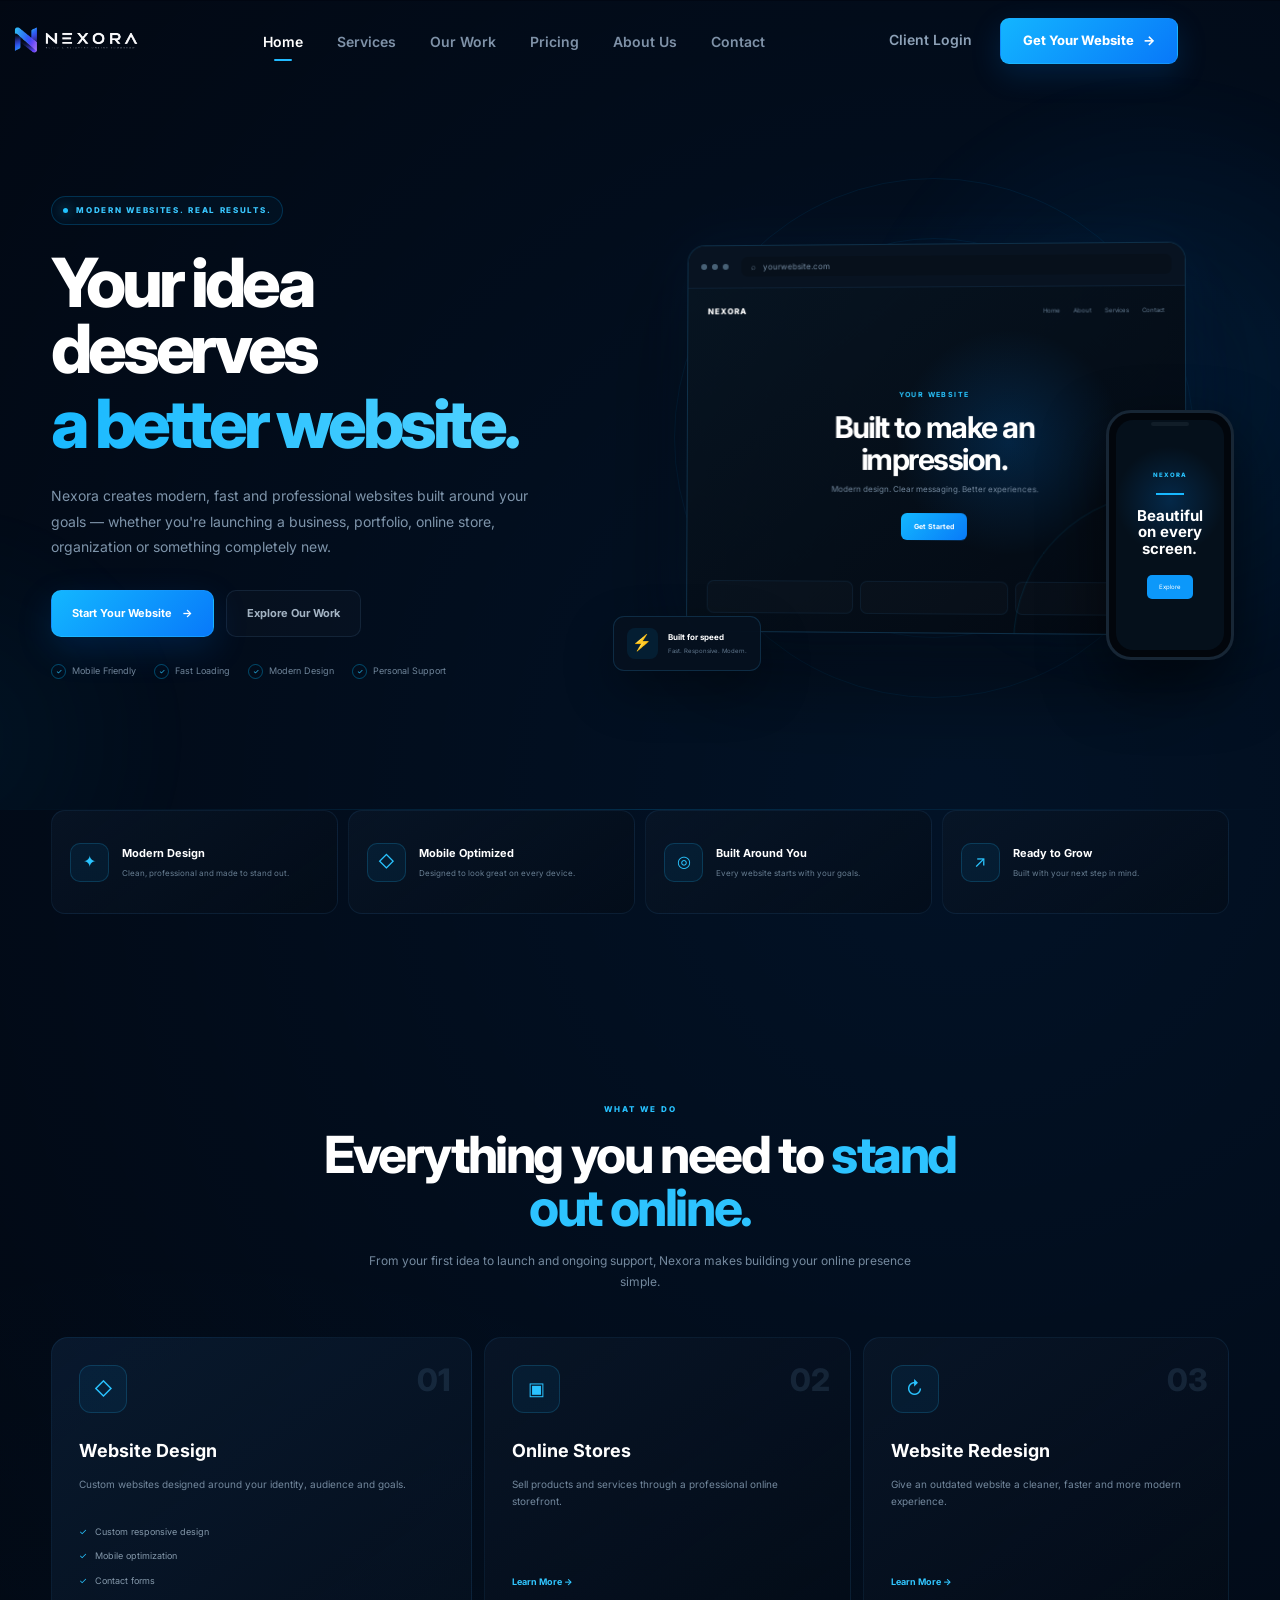
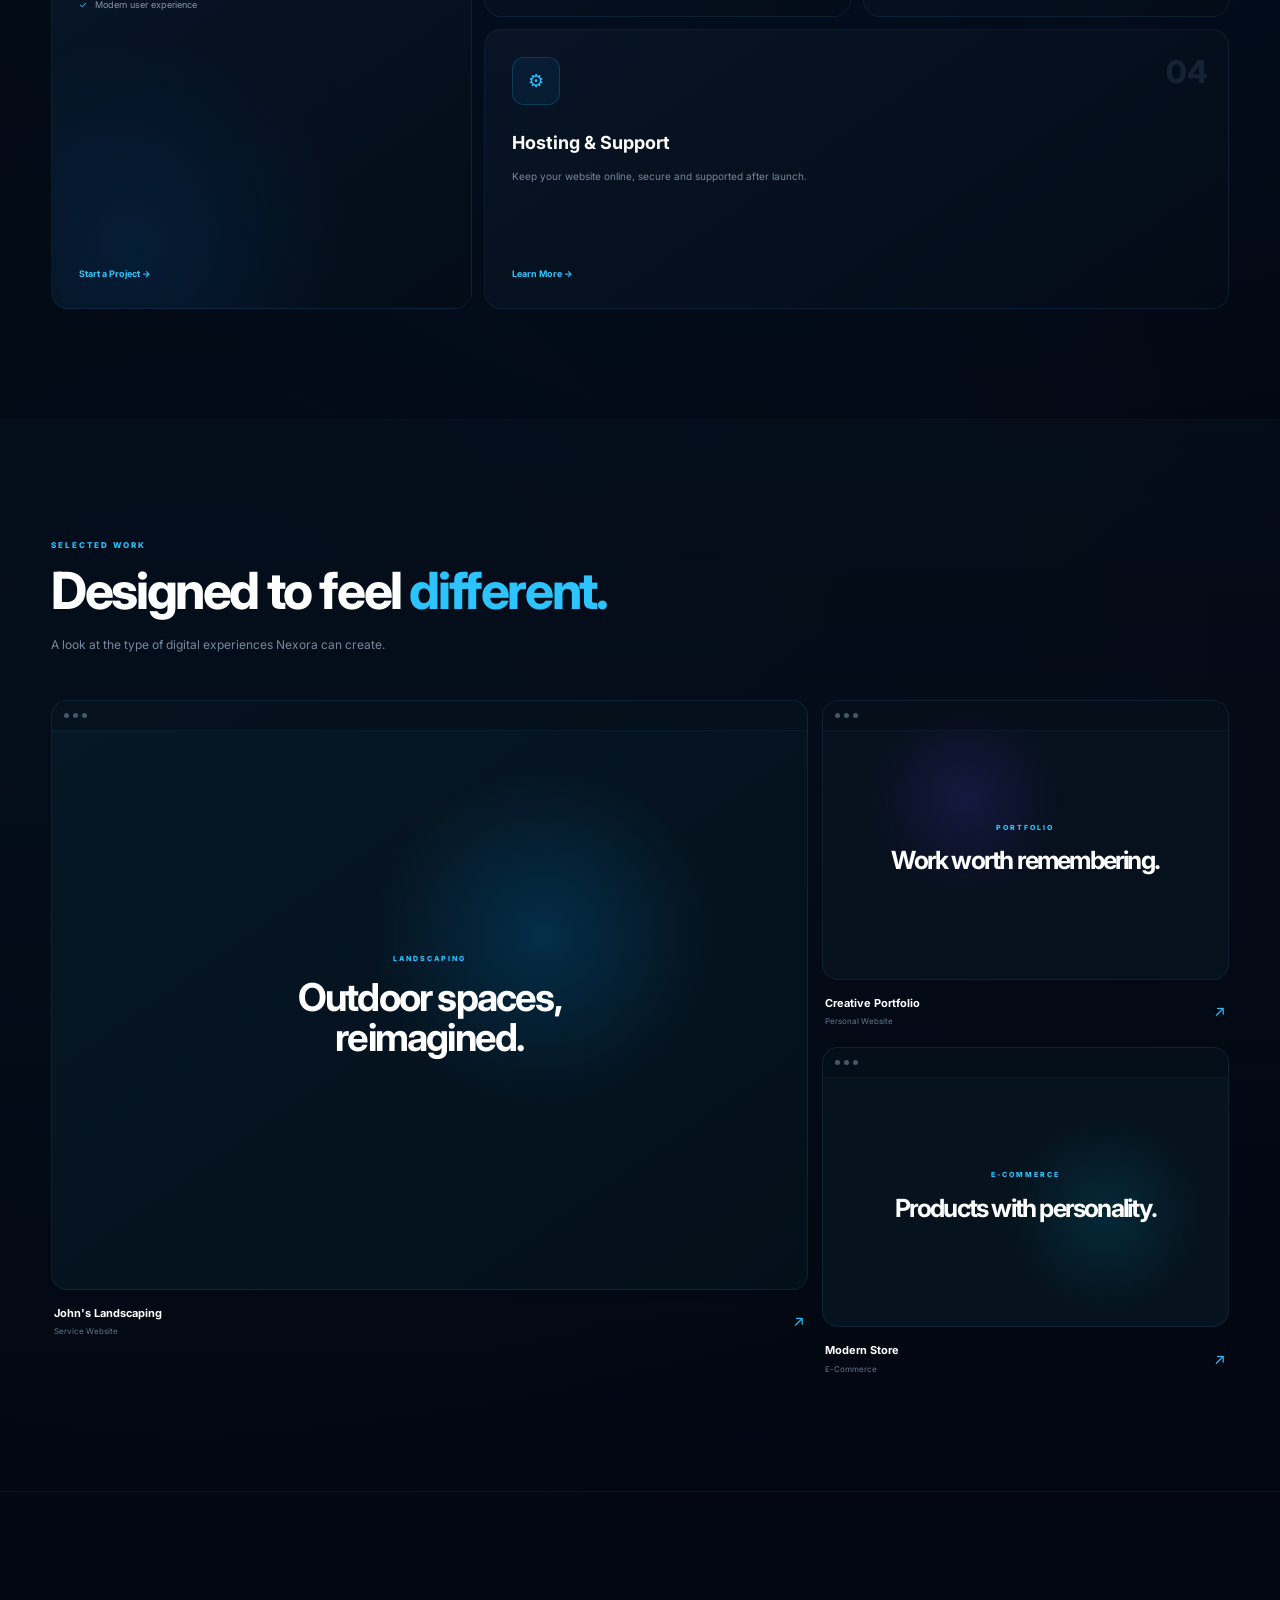
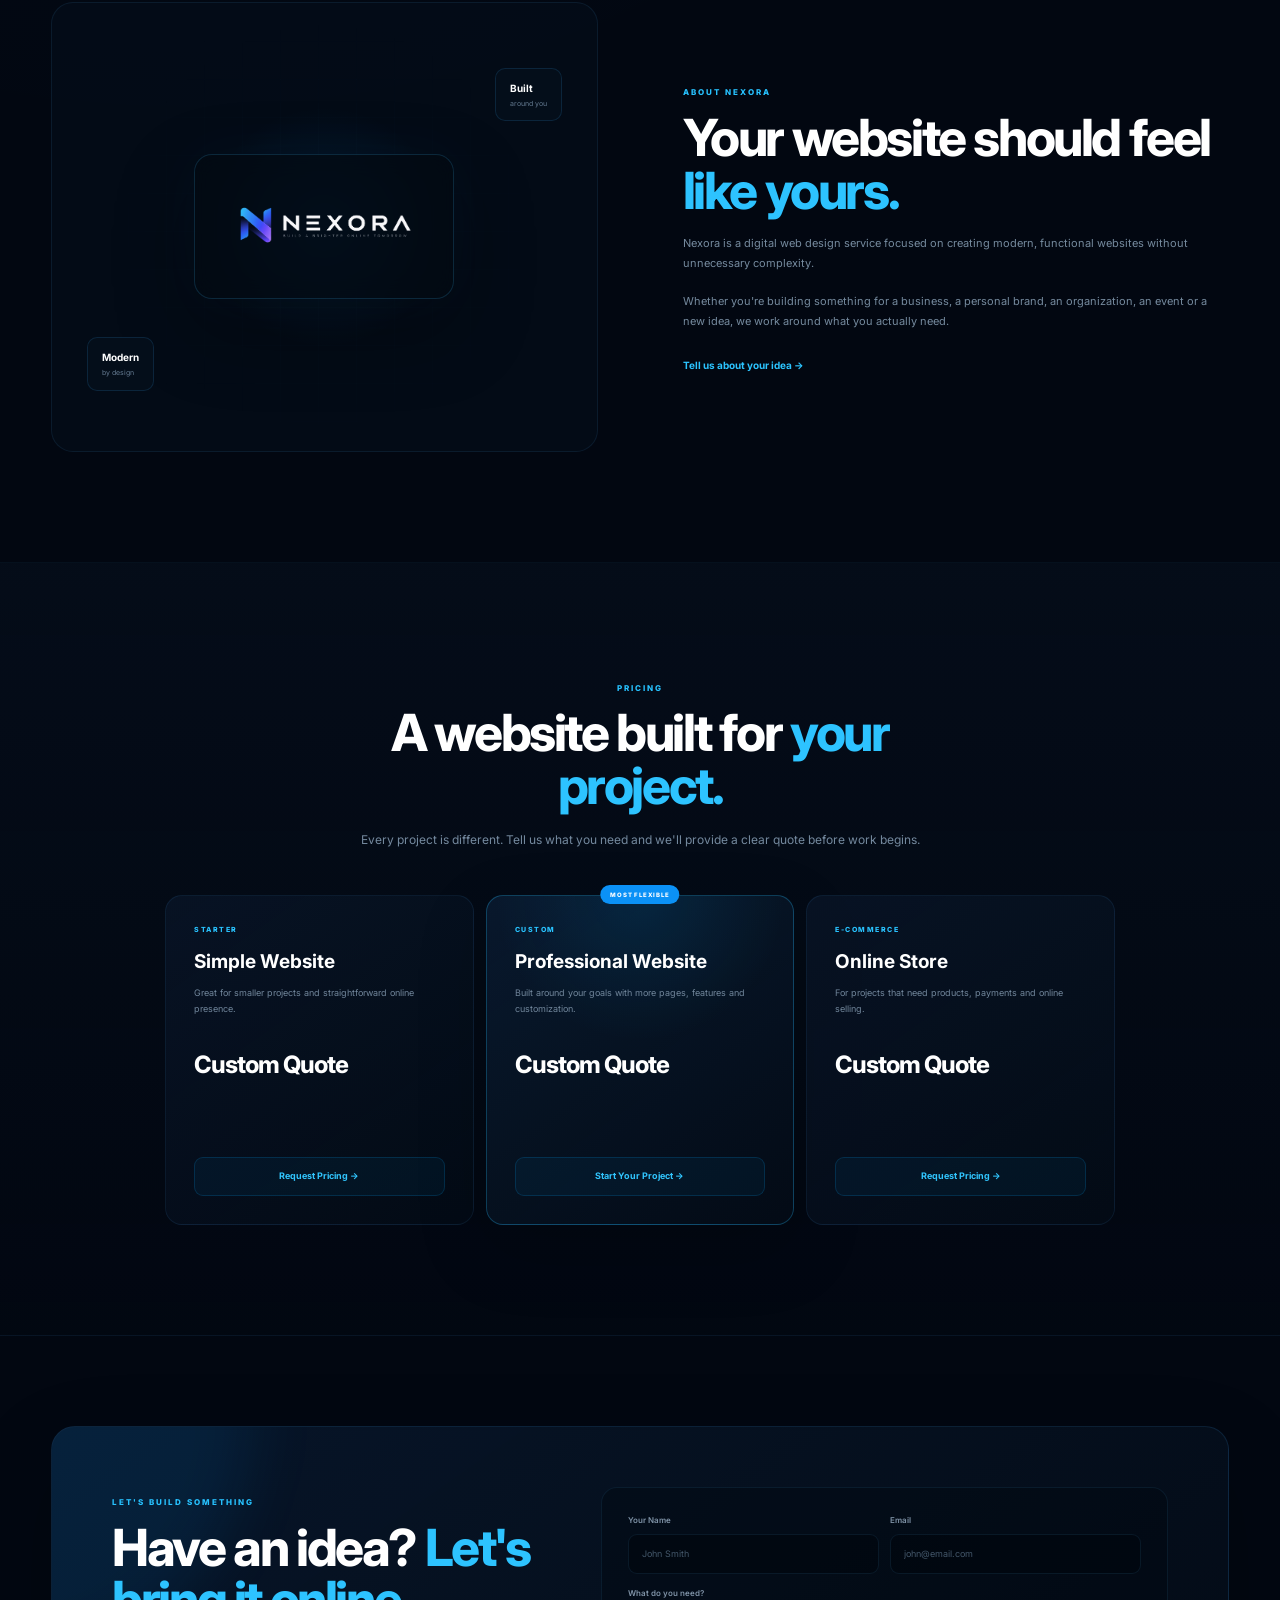
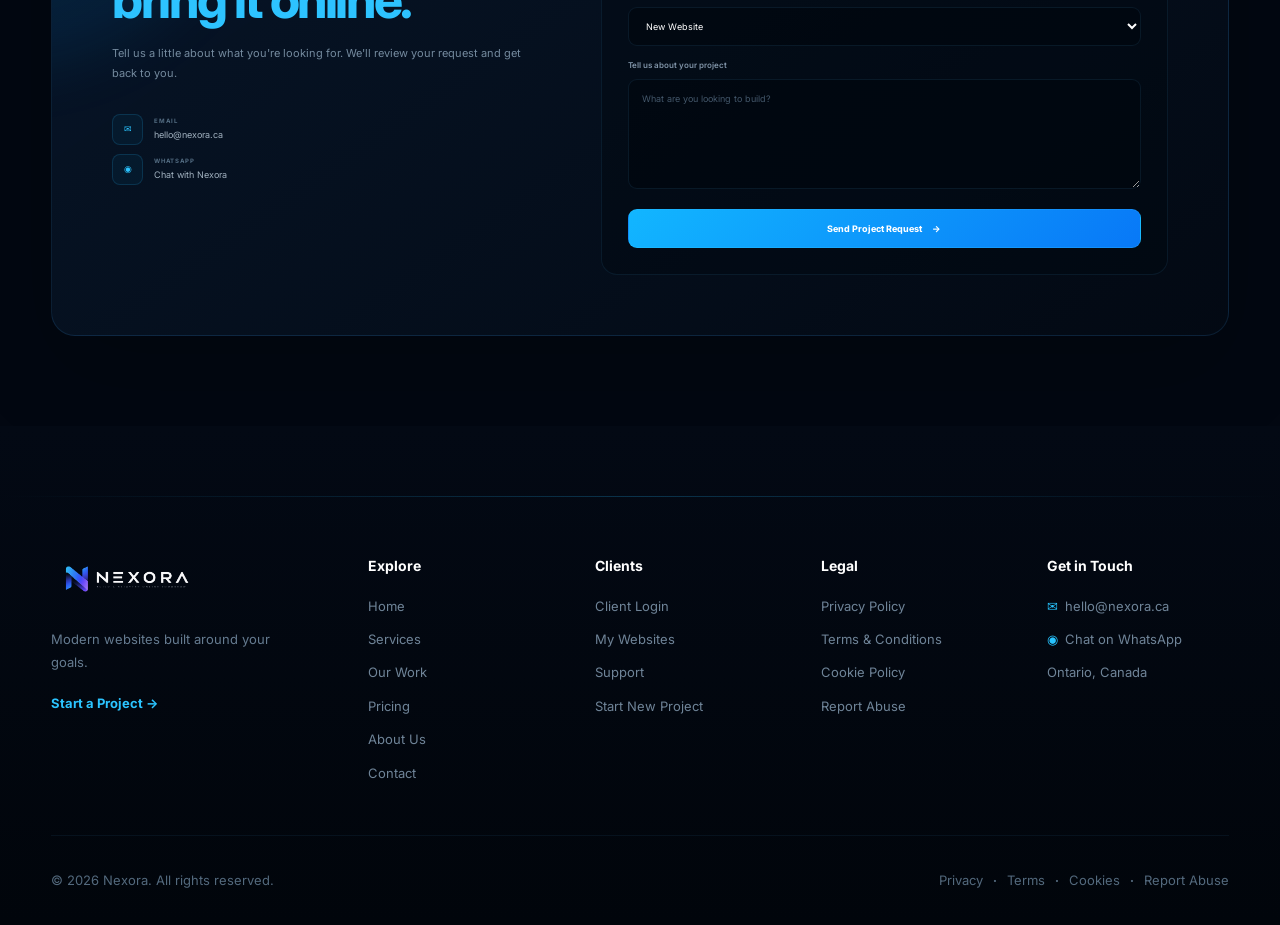
<file: index.html>
<!DOCTYPE html>
<html lang="en">

<head>
    <meta charset="UTF-8">
    <meta name="viewport" content="width=device-width, initial-scale=1.0">

    <meta
        name="description"
        content="Nexora creates modern, fast and professional websites for businesses, creators, organizations and individuals."
    >

    <title>Nexora | Modern Web Design</title>

    <link rel="stylesheet" href="style.css">
</head>

<body class="home-page">

    <!-- =====================================================
         NAVIGATION
    ====================================================== -->

    <header class="main-header">

        <nav class="navbar home-container">

            <!-- YOUR ACTUAL LOGO -->
            <a href="index.html" class="nav-logo">
                <img
                    src="images/nexora-logo.png"
                    alt="Nexora"
                >
            </a>


            <div class="nav-links" id="navLinks">

                <a href="#home" class="active">
                    Home
                </a>

                <a href="#services">
                    Services
                </a>

                <a href="#work">
                    Our Work
                </a>

                <a href="#pricing">
                    Pricing
                </a>

                <a href="#about">
                    About Us
                </a>

                <a href="#contact">
                    Contact
                </a>

            </div>


            <div class="nav-actions">

                <a
                    href="login.html"
                    class="nav-login"
                >
                    Client Login
                </a>

                <a
                    href="#contact"
                    class="nav-cta"
                >
                    Get Your Website
                    <span>→</span>
                </a>

            </div>


            <button
                type="button"
                class="mobile-menu-button"
                id="mobileMenuButton"
                aria-label="Open menu"
            >
                <span></span>
                <span></span>
                <span></span>
            </button>

        </nav>

    </header>



    <!-- =====================================================
         HERO
    ====================================================== -->

    <main>

        <section class="new-hero" id="home">

            <div class="hero-glow hero-glow-one"></div>
            <div class="hero-glow hero-glow-two"></div>

            <div class="home-container new-hero-grid">


                <!-- LEFT -->

                <div class="new-hero-content">

                    <div class="hero-badge">
                        <span></span>
                        MODERN WEBSITES. REAL RESULTS.
                    </div>


                    <h1>
                        Your idea deserves
                        <span>a better website.</span>
                    </h1>


                    <p class="hero-description">
                        Nexora creates modern, fast and professional
                        websites built around your goals — whether
                        you're launching a business, portfolio,
                        online store, organization or something
                        completely new.
                    </p>


                    <div class="hero-actions">

                        <a
                            href="#contact"
                            class="hero-primary"
                        >
                            Start Your Website
                            <span>→</span>
                        </a>

                        <a
                            href="#work"
                            class="hero-secondary"
                        >
                            Explore Our Work
                        </a>

                    </div>


                    <div class="hero-benefits">

                        <span>
                            <i>✓</i>
                            Mobile Friendly
                        </span>

                        <span>
                            <i>✓</i>
                            Fast Loading
                        </span>

                        <span>
                            <i>✓</i>
                            Modern Design
                        </span>

                        <span>
                            <i>✓</i>
                            Personal Support
                        </span>

                    </div>

                </div>



                <!-- RIGHT / WEBSITE SHOWCASE -->

                <div class="hero-showcase">

                    <div class="showcase-orbit orbit-one"></div>
                    <div class="showcase-orbit orbit-two"></div>


                    <!-- MAIN BROWSER -->

                    <div class="showcase-browser">

                        <div class="showcase-browser-top">

                            <div class="browser-dots">
                                <span></span>
                                <span></span>
                                <span></span>
                            </div>

                            <div class="browser-address">
                                <span>⌕</span>
                                yourwebsite.com
                            </div>

                        </div>


                        <div class="showcase-website">

                            <div class="showcase-mini-nav">

                                <div class="showcase-mini-brand">
                                    NEXORA
                                </div>

                                <div>
                                    <span>Home</span>
                                    <span>About</span>
                                    <span>Services</span>
                                    <span>Contact</span>
                                </div>

                            </div>


                            <div class="showcase-site-content">

                                <span class="showcase-label">
                                    YOUR WEBSITE
                                </span>

                                <h2>
                                    Built to make
                                    an impression.
                                </h2>

                                <p>
                                    Modern design.
                                    Clear messaging.
                                    Better experiences.
                                </p>

                                <div class="showcase-button">
                                    Get Started
                                </div>

                            </div>


                            <div class="showcase-site-cards">

                                <div></div>
                                <div></div>
                                <div></div>

                            </div>

                        </div>

                    </div>



                    <!-- PHONE -->

                    <div class="showcase-phone">

                        <div class="phone-speaker"></div>

                        <div class="phone-content">

                            <span>
                                NEXORA
                            </span>

                            <div class="phone-line"></div>

                            <strong>
                                Beautiful on
                                every screen.
                            </strong>

                            <div class="phone-button">
                                Explore
                            </div>

                        </div>

                    </div>



                    <!-- FLOATING CARD -->

                    <div class="showcase-floating-card">

                        <div class="floating-icon">
                            ⚡
                        </div>

                        <div>

                            <strong>
                                Built for speed
                            </strong>

                            <span>
                                Fast. Responsive. Modern.
                            </span>

                        </div>

                    </div>

                </div>

            </div>

        </section>



        <!-- =====================================================
             BENEFITS STRIP
        ====================================================== -->

        <section class="benefit-strip">

            <div class="home-container benefit-grid">

                <article>

                    <div class="benefit-icon">
                        ✦
                    </div>

                    <div>

                        <h3>
                            Modern Design
                        </h3>

                        <p>
                            Clean, professional and made
                            to stand out.
                        </p>

                    </div>

                </article>


                <article>

                    <div class="benefit-icon">
                        ◇
                    </div>

                    <div>

                        <h3>
                            Mobile Optimized
                        </h3>

                        <p>
                            Designed to look great on
                            every device.
                        </p>

                    </div>

                </article>


                <article>

                    <div class="benefit-icon">
                        ◎
                    </div>

                    <div>

                        <h3>
                            Built Around You
                        </h3>

                        <p>
                            Every website starts with
                            your goals.
                        </p>

                    </div>

                </article>


                <article>

                    <div class="benefit-icon">
                        ↗
                    </div>

                    <div>

                        <h3>
                            Ready to Grow
                        </h3>

                        <p>
                            Built with your next step
                            in mind.
                        </p>

                    </div>

                </article>

            </div>

        </section>



        <!-- =====================================================
             SERVICES
        ====================================================== -->

        <section class="home-section" id="services">

            <div class="home-container">

                <div class="section-heading centered">

                    <span class="section-kicker">
                        WHAT WE DO
                    </span>

                    <h2>
                        Everything you need to
                        <span>stand out online.</span>
                    </h2>

                    <p>
                        From your first idea to launch and ongoing
                        support, Nexora makes building your online
                        presence simple.
                    </p>

                </div>


                <div class="services-premium-grid">

                    <article class="premium-service-card featured-service">

                        <div class="service-number">
                            01
                        </div>

                        <div class="service-large-icon">
                            ◇
                        </div>

                        <h3>
                            Website Design
                        </h3>

                        <p>
                            Custom websites designed around your
                            identity, audience and goals.
                        </p>

                        <ul>
                            <li>Custom responsive design</li>
                            <li>Mobile optimization</li>
                            <li>Contact forms</li>
                            <li>Modern user experience</li>
                        </ul>

                        <a href="#contact">
                            Start a Project →
                        </a>

                    </article>


                    <article class="premium-service-card">

                        <div class="service-number">
                            02
                        </div>

                        <div class="service-large-icon">
                            ▣
                        </div>

                        <h3>
                            Online Stores
                        </h3>

                        <p>
                            Sell products and services through a
                            professional online storefront.
                        </p>

                        <a href="#contact">
                            Learn More →
                        </a>

                    </article>


                    <article class="premium-service-card">

                        <div class="service-number">
                            03
                        </div>

                        <div class="service-large-icon">
                            ↻
                        </div>

                        <h3>
                            Website Redesign
                        </h3>

                        <p>
                            Give an outdated website a cleaner,
                            faster and more modern experience.
                        </p>

                        <a href="#contact">
                            Learn More →
                        </a>

                    </article>


                    <article class="premium-service-card">

                        <div class="service-number">
                            04
                        </div>

                        <div class="service-large-icon">
                            ⚙
                        </div>

                        <h3>
                            Hosting & Support
                        </h3>

                        <p>
                            Keep your website online, secure and
                            supported after launch.
                        </p>

                        <a href="#contact">
                            Learn More →
                        </a>

                    </article>

                </div>

            </div>

        </section>



        <!-- =====================================================
             WORK
        ====================================================== -->

        <section
            class="home-section darker-section"
            id="work"
        >

            <div class="home-container">

                <div class="section-heading">

                    <span class="section-kicker">
                        SELECTED WORK
                    </span>

                    <h2>
                        Designed to feel
                        <span>different.</span>
                    </h2>

                    <p>
                        A look at the type of digital experiences
                        Nexora can create.
                    </p>

                </div>


                <div class="work-showcase-grid">

                    <article class="work-project large-project">

                        <div class="work-preview landscaping-preview">

                            <div class="work-browser">

                                <span></span>
                                <span></span>
                                <span></span>

                            </div>

                            <div class="work-preview-content">

                                <small>
                                    LANDSCAPING
                                </small>

                                <strong>
                                    Outdoor spaces,
                                    reimagined.
                                </strong>

                            </div>

                        </div>

                        <div class="work-project-info">

                            <div>

                                <h3>
                                    John's Landscaping
                                </h3>

                                <p>
                                    Service Website
                                </p>

                            </div>

                            <span>
                                ↗
                            </span>

                        </div>

                    </article>


                    <article class="work-project">

                        <div class="work-preview portfolio-preview">

                            <div class="work-browser">

                                <span></span>
                                <span></span>
                                <span></span>

                            </div>

                            <div class="work-preview-content">

                                <small>
                                    PORTFOLIO
                                </small>

                                <strong>
                                    Work worth
                                    remembering.
                                </strong>

                            </div>

                        </div>

                        <div class="work-project-info">

                            <div>

                                <h3>
                                    Creative Portfolio
                                </h3>

                                <p>
                                    Personal Website
                                </p>

                            </div>

                            <span>
                                ↗
                            </span>

                        </div>

                    </article>


                    <article class="work-project">

                        <div class="work-preview commerce-preview">

                            <div class="work-browser">

                                <span></span>
                                <span></span>
                                <span></span>

                            </div>

                            <div class="work-preview-content">

                                <small>
                                    E-COMMERCE
                                </small>

                                <strong>
                                    Products with
                                    personality.
                                </strong>

                            </div>

                        </div>

                        <div class="work-project-info">

                            <div>

                                <h3>
                                    Modern Store
                                </h3>

                                <p>
                                    E-Commerce
                                </p>

                            </div>

                            <span>
                                ↗
                            </span>

                        </div>

                    </article>

                </div>

            </div>

        </section>



        <!-- =====================================================
             ABOUT
        ====================================================== -->

        <section class="home-section" id="about">

            <div class="home-container about-premium">

                <div class="about-visual">

                    <div class="about-grid-effect"></div>

                    <div class="about-logo-card">

                        <img
                            src="images/nexora-logo.png"
                            alt="Nexora"
                        >

                    </div>

                    <div class="about-floating-stat stat-one">

                        <strong>
                            Modern
                        </strong>

                        <span>
                            by design
                        </span>

                    </div>


                    <div class="about-floating-stat stat-two">

                        <strong>
                            Built
                        </strong>

                        <span>
                            around you
                        </span>

                    </div>

                </div>


                <div class="about-content">

                    <span class="section-kicker">
                        ABOUT NEXORA
                    </span>

                    <h2>
                        Your website should feel
                        <span>like yours.</span>
                    </h2>

                    <p>
                        Nexora is a digital web design service
                        focused on creating modern, functional
                        websites without unnecessary complexity.
                    </p>

                    <p>
                        Whether you're building something for a
                        business, a personal brand, an organization,
                        an event or a new idea, we work around what
                        you actually need.
                    </p>

                    <a
                        href="#contact"
                        class="text-link"
                    >
                        Tell us about your idea →
                    </a>

                </div>

            </div>

        </section>



        <!-- =====================================================
             PRICING
        ====================================================== -->

        <section
            class="home-section darker-section"
            id="pricing"
        >

            <div class="home-container">

                <div class="section-heading centered">

                    <span class="section-kicker">
                        PRICING
                    </span>

                    <h2>
                        A website built for
                        <span>your project.</span>
                    </h2>

                    <p>
                        Every project is different. Tell us what
                        you need and we'll provide a clear quote
                        before work begins.
                    </p>

                </div>


                <div class="pricing-modern-grid">

                    <article class="modern-price-card">

                        <span class="price-type">
                            STARTER
                        </span>

                        <h3>
                            Simple Website
                        </h3>

                        <p>
                            Great for smaller projects and
                            straightforward online presence.
                        </p>

                        <div class="price-custom">
                            Custom Quote
                        </div>

                        <a href="#contact">
                            Request Pricing →
                        </a>

                    </article>


                    <article class="modern-price-card recommended-price">

                        <div class="recommended-label">
                            MOST FLEXIBLE
                        </div>

                        <span class="price-type">
                            CUSTOM
                        </span>

                        <h3>
                            Professional Website
                        </h3>

                        <p>
                            Built around your goals with more
                            pages, features and customization.
                        </p>

                        <div class="price-custom">
                            Custom Quote
                        </div>

                        <a href="#contact">
                            Start Your Project →
                        </a>

                    </article>


                    <article class="modern-price-card">

                        <span class="price-type">
                            E-COMMERCE
                        </span>

                        <h3>
                            Online Store
                        </h3>

                        <p>
                            For projects that need products,
                            payments and online selling.
                        </p>

                        <div class="price-custom">
                            Custom Quote
                        </div>

                        <a href="#contact">
                            Request Pricing →
                        </a>

                    </article>

                </div>

            </div>

        </section>



        <!-- =====================================================
             CONTACT CTA
        ====================================================== -->

        <section
            class="home-section contact-section"
            id="contact"
        >

            <div class="home-container">

                <div class="contact-premium">

                    <div class="contact-glow"></div>


                    <div class="contact-copy">

                        <span class="section-kicker">
                            LET'S BUILD SOMETHING
                        </span>

                        <h2>
                            Have an idea?
                            <span>Let's bring it online.</span>
                        </h2>

                        <p>
                            Tell us a little about what you're
                            looking for. We'll review your request
                            and get back to you.
                        </p>


                        <div class="contact-methods">

                            <a
                                href="mailto:hello@nexora.ca"
                            >
                                <span>✉</span>

                                <div>
                                    <small>EMAIL</small>
                                    hello@nexora.ca
                                </div>
                            </a>


                            <!-- ADD YOUR REAL WHATSAPP NUMBER LATER -->
                            <a
                                href="#"
                                id="whatsappContact"
                            >
                                <span>◉</span>

                                <div>
                                    <small>WHATSAPP</small>
                                    Chat with Nexora
                                </div>
                            </a>

                        </div>

                    </div>


                    <form
                        class="premium-contact-form"
                        id="contactForm"
                    >

                        <div class="contact-field-row">

                            <div class="contact-field">

                                <label for="contactName">
                                    Your Name
                                </label>

                                <input
                                    type="text"
                                    id="contactName"
                                    required
                                    placeholder="John Smith"
                                >

                            </div>


                            <div class="contact-field">

                                <label for="contactEmail">
                                    Email
                                </label>

                                <input
                                    type="email"
                                    id="contactEmail"
                                    required
                                    placeholder="john@email.com"
                                >

                            </div>

                        </div>


                        <div class="contact-field">

                            <label for="contactType">
                                What do you need?
                            </label>

                            <select id="contactType">

                                <option>
                                    New Website
                                </option>

                                <option>
                                    Online Store
                                </option>

                                <option>
                                    Website Redesign
                                </option>

                                <option>
                                    Website Support
                                </option>

                                <option>
                                    Something Else
                                </option>

                            </select>

                        </div>


                        <div class="contact-field">

                            <label for="contactMessage">
                                Tell us about your project
                            </label>

                            <textarea
                                id="contactMessage"
                                rows="5"
                                required
                                placeholder="What are you looking to build?"
                            ></textarea>

                        </div>


                        <button
                            type="submit"
                            class="contact-submit"
                        >
                            Send Project Request
                            <span>→</span>
                        </button>

                    </form>

                </div>

            </div>

        </section>

    </main>



    <!-- =====================================================
         PREMIUM FOOTER
    ====================================================== -->

    <footer class="premium-footer">

        <div class="footer-top-line"></div>


        <div class="home-container footer-main">


            <!-- BRAND -->

            <div class="footer-brand">

                <a href="#home">

                    <img
                        src="images/nexora-logo.png"
                        alt="Nexora"
                    >

                </a>

                <p>
                    Modern websites built around
                    your goals.
                </p>

                <a
                    href="#contact"
                    class="footer-project-link"
                >
                    Start a Project →
                </a>

            </div>



            <!-- QUICK LINKS -->

            <div class="footer-column">

                <h3>
                    Explore
                </h3>

                <a href="#home">
                    Home
                </a>

                <a href="#services">
                    Services
                </a>

                <a href="#work">
                    Our Work
                </a>

                <a href="#pricing">
                    Pricing
                </a>

                <a href="#about">
                    About Us
                </a>

                <a href="#contact">
                    Contact
                </a>

            </div>



            <!-- CLIENT -->

            <div class="footer-column">

                <h3>
                    Clients
                </h3>

                <a href="login.html">
                    Client Login
                </a>

                <a href="login.html">
                    My Websites
                </a>

                <a href="#contact">
                    Support
                </a>

                <a href="#contact">
                    Start New Project
                </a>

            </div>



            <!-- LEGAL -->

            <div class="footer-column">

                <h3>
                    Legal
                </h3>

                <a href="privacy.html">
                    Privacy Policy
                </a>

                <a href="terms.html">
                    Terms & Conditions
                </a>

                <a href="cookies.html">
                    Cookie Policy
                </a>

                <a href="report-abuse.html">
                    Report Abuse
                </a>

            </div>



            <!-- CONTACT -->

            <div class="footer-column footer-contact">

                <h3>
                    Get in Touch
                </h3>

                <a href="mailto:hello@nexora.ca">
                    <span>✉</span>
                    hello@nexora.ca
                </a>

                <!--
                    IMPORTANT:
                    Replace # with your WhatsApp link
                    when you give me the number.
                -->
                <a
                    href="#"
                    id="footerWhatsapp"
                    target="_blank"
                    rel="noopener noreferrer"
                >
                    <span>◉</span>
                    Chat on WhatsApp
                </a>

                <p>
                    Ontario, Canada
                </p>

            </div>

        </div>



        <!-- BOTTOM -->

        <div class="home-container footer-bottom">

            <p>
                © <span id="currentYear">2026</span>
                Nexora. All rights reserved.
            </p>


            <div class="footer-bottom-links">

                <a href="privacy.html">
                    Privacy
                </a>

                <span>•</span>

                <a href="terms.html">
                    Terms
                </a>

                <span>•</span>

                <a href="cookies.html">
                    Cookies
                </a>

                <span>•</span>

                <a href="report-abuse.html">
                    Report Abuse
                </a>

            </div>

        </div>

    </footer>


    <script src="js/script.js"></script>

</body>

</html>
</file>
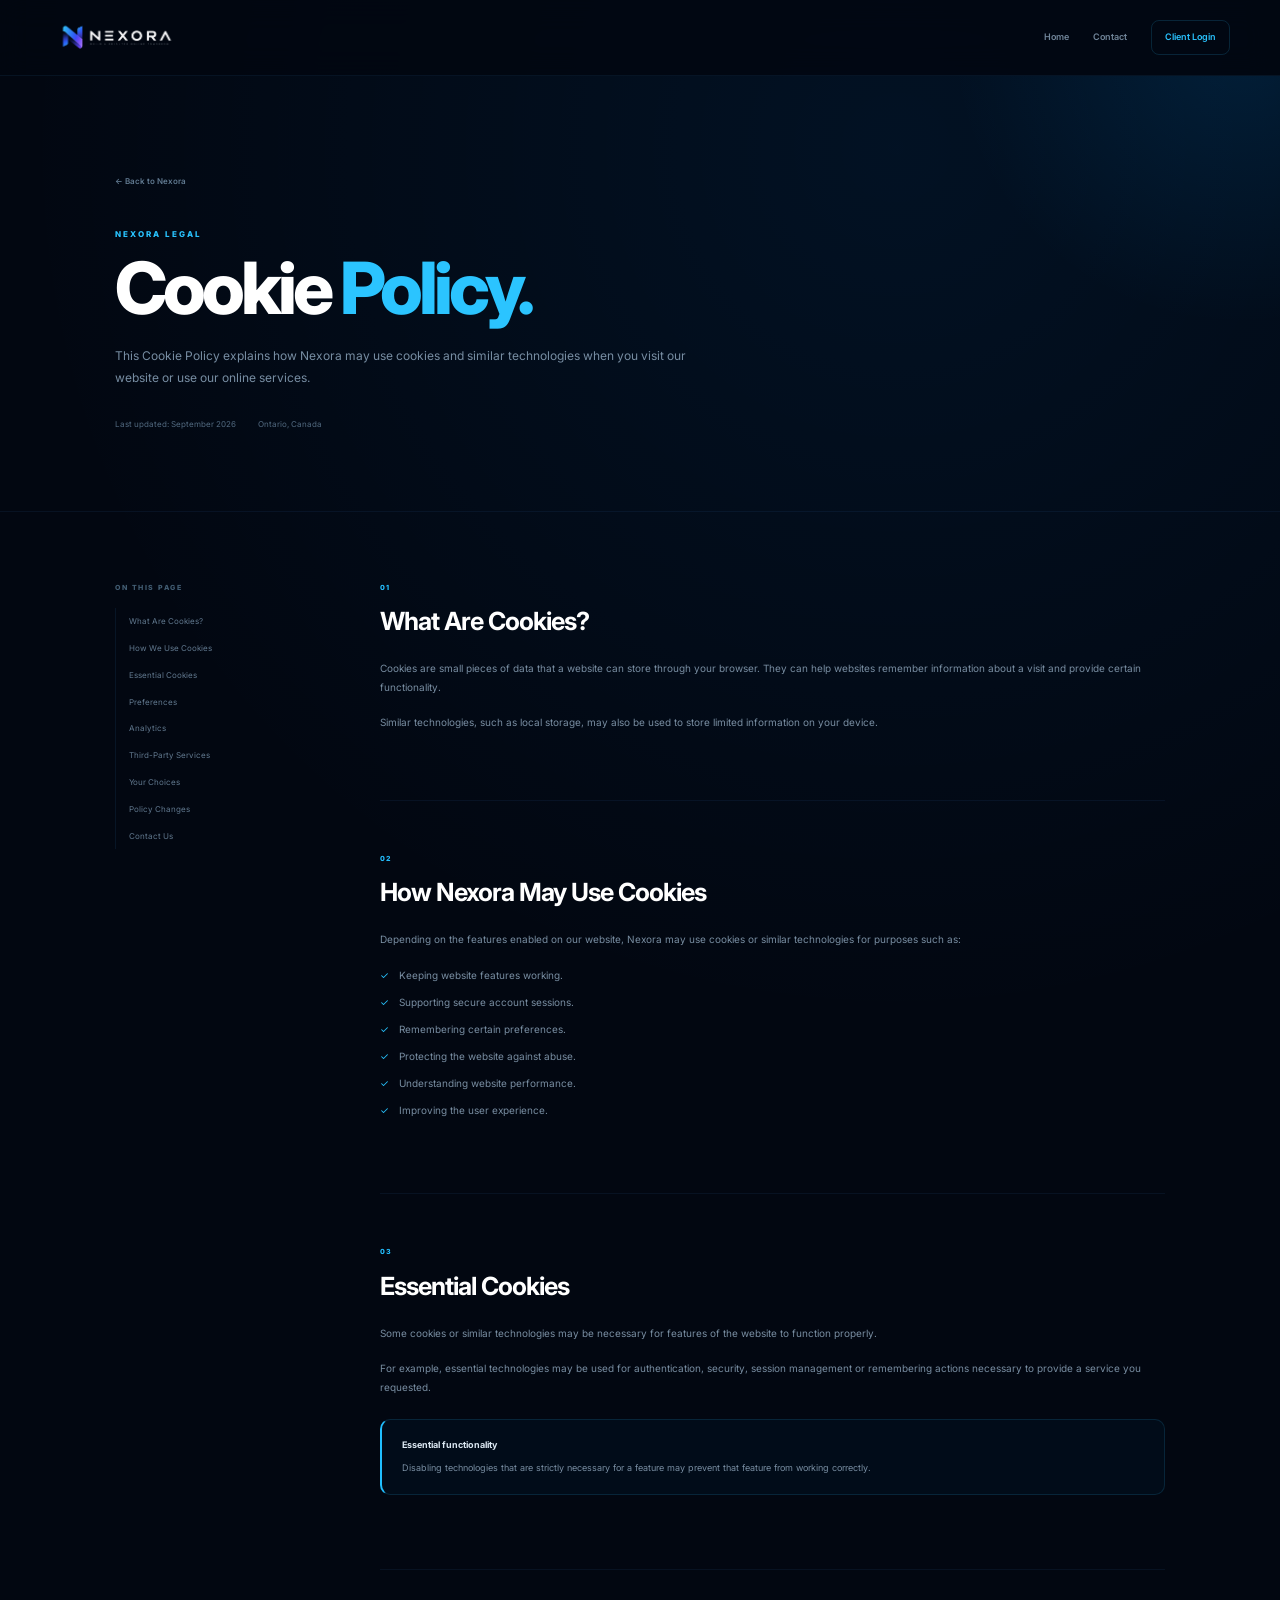
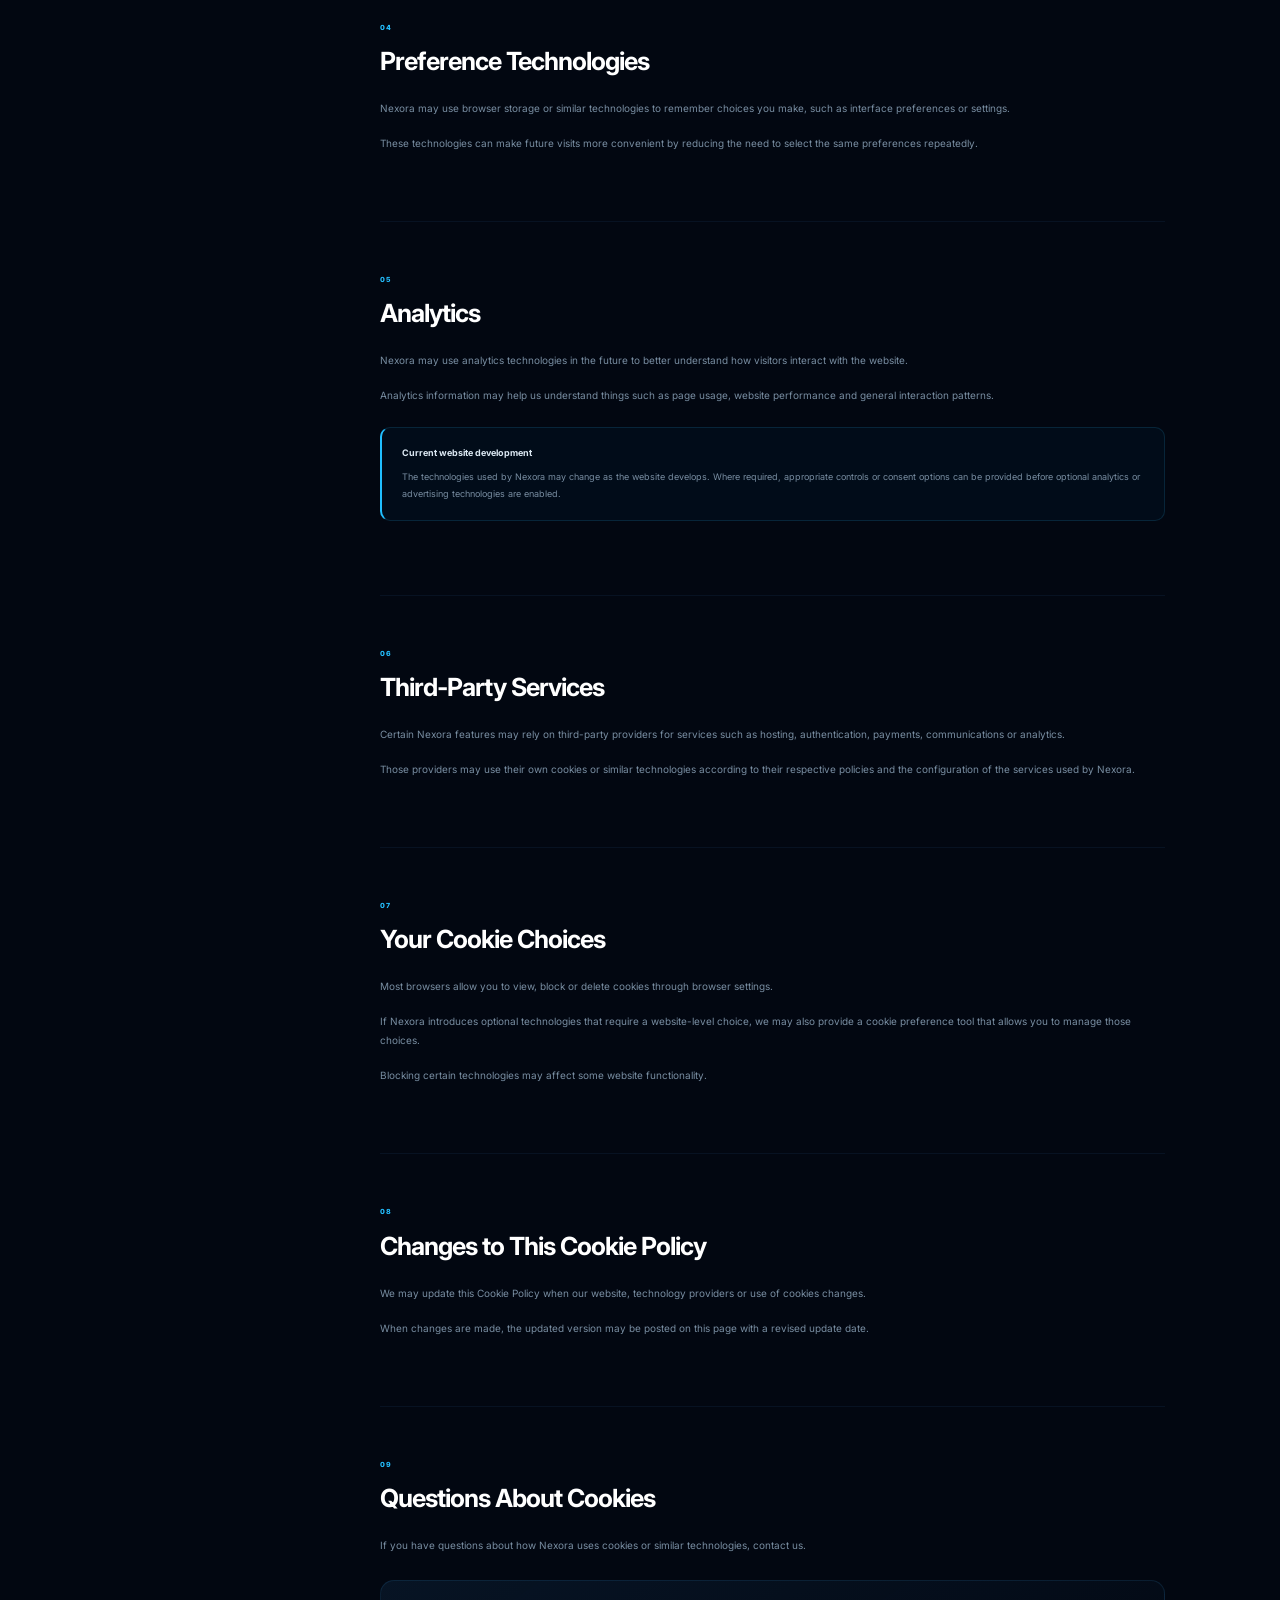
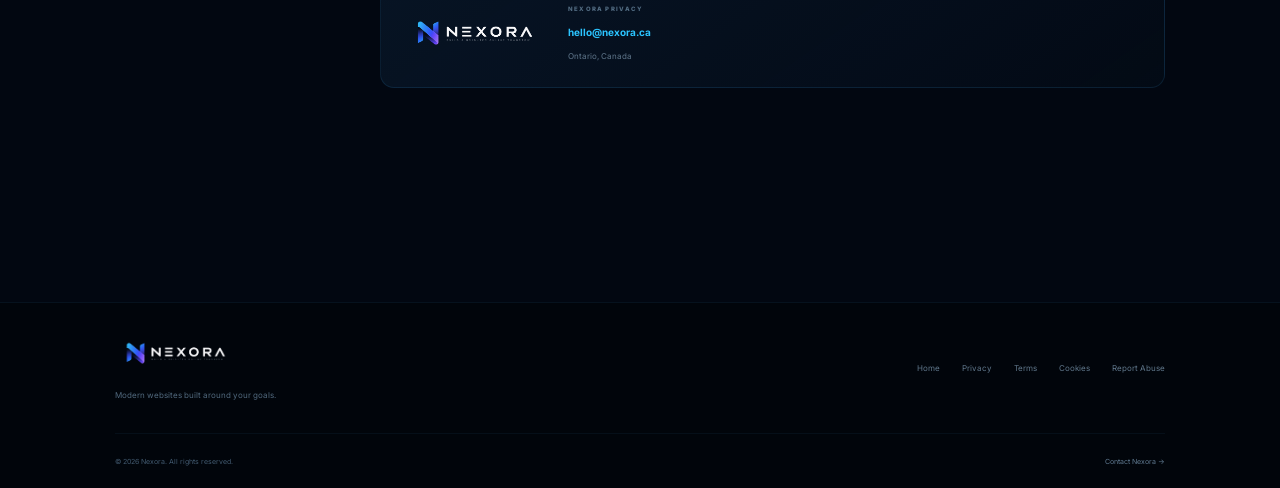
<file: cookies.html>
<!DOCTYPE html>
<html lang="en">

<head>
    <meta charset="UTF-8">

    <meta
        name="viewport"
        content="width=device-width, initial-scale=1.0"
    >

    <meta
        name="description"
        content="Learn how Nexora uses cookies and similar technologies."
    >

    <title>Cookie Policy | Nexora</title>

    <link rel="stylesheet" href="style.css">
</head>


<body class="legal-page">

    <!-- NAVIGATION -->

    <header class="legal-header">

        <div class="legal-nav">

            <a href="index.html" class="legal-logo">
                <img
                    src="images/nexora-logo.png"
                    alt="Nexora"
                >
            </a>


            <div class="legal-nav-actions">

                <a href="index.html">
                    Home
                </a>

                <a href="index.html#contact">
                    Contact
                </a>

                <a
                    href="login.html"
                    class="legal-login"
                >
                    Client Login
                </a>

            </div>

        </div>

    </header>



    <!-- HERO -->

    <section class="legal-hero">

        <div class="legal-glow"></div>

        <div class="legal-container">

            <a
                href="index.html"
                class="legal-back"
            >
                ← Back to Nexora
            </a>


            <span class="legal-kicker">
                NEXORA LEGAL
            </span>


            <h1>
                Cookie
                <span>Policy.</span>
            </h1>


            <p>
                This Cookie Policy explains how Nexora may use
                cookies and similar technologies when you visit
                our website or use our online services.
            </p>


            <div class="legal-meta">

                <span>
                    Last updated: September 2026
                </span>

                <span>
                    Ontario, Canada
                </span>

            </div>

        </div>

    </section>



    <!-- CONTENT -->

    <main class="legal-container legal-layout">


        <!-- SIDEBAR -->

        <aside class="legal-sidebar">

            <span>
                ON THIS PAGE
            </span>

            <nav>

                <a href="#cookies">
                    What Are Cookies?
                </a>

                <a href="#use">
                    How We Use Cookies
                </a>

                <a href="#essential">
                    Essential Cookies
                </a>

                <a href="#preferences">
                    Preferences
                </a>

                <a href="#analytics">
                    Analytics
                </a>

                <a href="#third-party">
                    Third-Party Services
                </a>

                <a href="#choices">
                    Your Choices
                </a>

                <a href="#changes">
                    Policy Changes
                </a>

                <a href="#contact">
                    Contact Us
                </a>

            </nav>

        </aside>



        <!-- POLICY -->

        <article class="legal-content">


            <!-- 01 -->

            <section id="cookies">

                <span class="legal-section-number">
                    01
                </span>

                <h2>
                    What Are Cookies?
                </h2>

                <p>
                    Cookies are small pieces of data that a
                    website can store through your browser.
                    They can help websites remember information
                    about a visit and provide certain
                    functionality.
                </p>

                <p>
                    Similar technologies, such as local storage,
                    may also be used to store limited information
                    on your device.
                </p>

            </section>



            <!-- 02 -->

            <section id="use">

                <span class="legal-section-number">
                    02
                </span>

                <h2>
                    How Nexora May Use Cookies
                </h2>

                <p>
                    Depending on the features enabled on our
                    website, Nexora may use cookies or similar
                    technologies for purposes such as:
                </p>

                <ul>

                    <li>
                        Keeping website features working.
                    </li>

                    <li>
                        Supporting secure account sessions.
                    </li>

                    <li>
                        Remembering certain preferences.
                    </li>

                    <li>
                        Protecting the website against abuse.
                    </li>

                    <li>
                        Understanding website performance.
                    </li>

                    <li>
                        Improving the user experience.
                    </li>

                </ul>

            </section>



            <!-- 03 -->

            <section id="essential">

                <span class="legal-section-number">
                    03
                </span>

                <h2>
                    Essential Cookies
                </h2>

                <p>
                    Some cookies or similar technologies may be
                    necessary for features of the website to
                    function properly.
                </p>

                <p>
                    For example, essential technologies may be
                    used for authentication, security, session
                    management or remembering actions necessary
                    to provide a service you requested.
                </p>


                <div class="legal-note">

                    <strong>
                        Essential functionality
                    </strong>

                    <p>
                        Disabling technologies that are strictly
                        necessary for a feature may prevent that
                        feature from working correctly.
                    </p>

                </div>

            </section>



            <!-- 04 -->

            <section id="preferences">

                <span class="legal-section-number">
                    04
                </span>

                <h2>
                    Preference Technologies
                </h2>

                <p>
                    Nexora may use browser storage or similar
                    technologies to remember choices you make,
                    such as interface preferences or settings.
                </p>

                <p>
                    These technologies can make future visits
                    more convenient by reducing the need to
                    select the same preferences repeatedly.
                </p>

            </section>



            <!-- 05 -->

            <section id="analytics">

                <span class="legal-section-number">
                    05
                </span>

                <h2>
                    Analytics
                </h2>

                <p>
                    Nexora may use analytics technologies in the
                    future to better understand how visitors
                    interact with the website.
                </p>

                <p>
                    Analytics information may help us understand
                    things such as page usage, website
                    performance and general interaction patterns.
                </p>


                <div class="legal-note">

                    <strong>
                        Current website development
                    </strong>

                    <p>
                        The technologies used by Nexora may
                        change as the website develops. Where
                        required, appropriate controls or consent
                        options can be provided before optional
                        analytics or advertising technologies are
                        enabled.
                    </p>

                </div>

            </section>



            <!-- 06 -->

            <section id="third-party">

                <span class="legal-section-number">
                    06
                </span>

                <h2>
                    Third-Party Services
                </h2>

                <p>
                    Certain Nexora features may rely on
                    third-party providers for services such as
                    hosting, authentication, payments,
                    communications or analytics.
                </p>

                <p>
                    Those providers may use their own cookies or
                    similar technologies according to their
                    respective policies and the configuration of
                    the services used by Nexora.
                </p>

            </section>



            <!-- 07 -->

            <section id="choices">

                <span class="legal-section-number">
                    07
                </span>

                <h2>
                    Your Cookie Choices
                </h2>

                <p>
                    Most browsers allow you to view, block or
                    delete cookies through browser settings.
                </p>

                <p>
                    If Nexora introduces optional technologies
                    that require a website-level choice, we may
                    also provide a cookie preference tool that
                    allows you to manage those choices.
                </p>

                <p>
                    Blocking certain technologies may affect
                    some website functionality.
                </p>

            </section>



            <!-- 08 -->

            <section id="changes">

                <span class="legal-section-number">
                    08
                </span>

                <h2>
                    Changes to This Cookie Policy
                </h2>

                <p>
                    We may update this Cookie Policy when our
                    website, technology providers or use of
                    cookies changes.
                </p>

                <p>
                    When changes are made, the updated version
                    may be posted on this page with a revised
                    update date.
                </p>

            </section>



            <!-- 09 -->

            <section id="contact">

                <span class="legal-section-number">
                    09
                </span>

                <h2>
                    Questions About Cookies
                </h2>

                <p>
                    If you have questions about how Nexora uses
                    cookies or similar technologies, contact us.
                </p>


                <div class="legal-contact-card">

                    <img
                        src="images/nexora-logo.png"
                        alt="Nexora"
                    >

                    <div>

                        <span>
                            NEXORA PRIVACY
                        </span>

                        <a href="mailto:hello@nexora.ca">
                            hello@nexora.ca
                        </a>

                        <p>
                            Ontario, Canada
                        </p>

                    </div>

                </div>

            </section>


        </article>

    </main>



    <!-- FOOTER -->

    <footer class="legal-footer">

        <div class="legal-container legal-footer-inner">


            <div class="legal-footer-brand">

                <img
                    src="images/nexora-logo.png"
                    alt="Nexora"
                >

                <p>
                    Modern websites built around your goals.
                </p>

            </div>


            <div class="legal-footer-links">

                <a href="index.html">
                    Home
                </a>

                <a href="privacy.html">
                    Privacy
                </a>

                <a href="terms.html">
                    Terms
                </a>

                <a href="cookies.html">
                    Cookies
                </a>

                <a href="report-abuse.html">
                    Report Abuse
                </a>

            </div>

        </div>


        <div class="legal-container legal-footer-bottom">

            <span>
                © 2026 Nexora. All rights reserved.
            </span>

            <a href="index.html#contact">
                Contact Nexora →
            </a>

        </div>

    </footer>

</body>

</html>
</file>
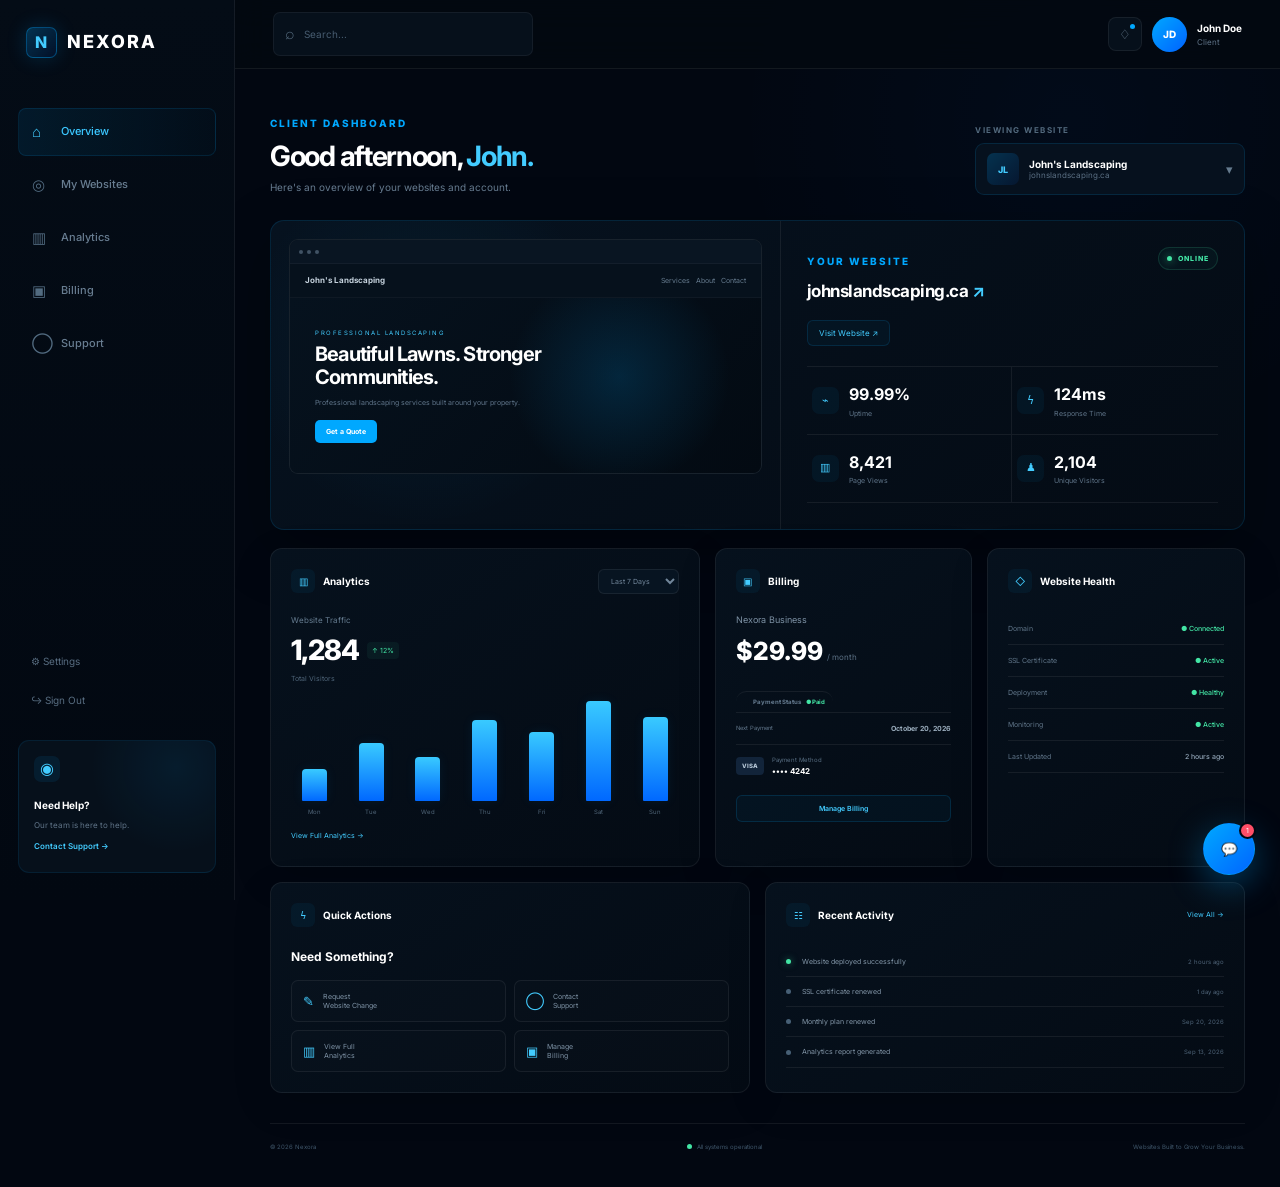
<file: dashboard.html>
<!DOCTYPE html>
<html lang="en">

<head>
    <meta charset="UTF-8">
    <meta name="viewport" content="width=device-width, initial-scale=1.0">

    <title>Nexora | Client Dashboard</title>

    <link rel="stylesheet" href="style.css">
</head>

<body class="dashboard-body">

<div class="dashboard-layout">


    <!-- =====================================================
         SIDEBAR
    ====================================================== -->

    <aside class="sidebar">

        <a href="index.html" class="dashboard-logo">

            <span class="logo-icon">
                N
            </span>

            <span>
                NEXORA
            </span>

        </a>


        <nav class="sidebar-nav">

            <a href="#" class="active">
                <span>⌂</span>
                Overview
            </a>

            <a href="#">
                <span>◎</span>
                My Websites
            </a>

            <a href="#">
                <span>▥</span>
                Analytics
            </a>

            <a href="#">
                <span>▣</span>
                Billing
            </a>

            <a href="#" id="supportNav">
                <span>◯</span>
                Support
            </a>

        </nav>


        <div class="sidebar-bottom">

            <a href="#">
                ⚙ Settings
            </a>

            <a href="login.html">
                ↪ Sign Out
            </a>


            <div class="support-mini">

                <div class="support-icon">
                    ◉
                </div>

                <div class="support-mini-text">

                    <strong>
                        Need Help?
                    </strong>

                    <p>
                        Our team is here to help.
                    </p>

                </div>

                <button id="sidebarChat">
                    Contact Support →
                </button>

            </div>

        </div>

    </aside>



    <!-- =====================================================
         MAIN DASHBOARD
    ====================================================== -->

    <main class="dashboard-main">


        <!-- TOPBAR -->

        <header class="dashboard-topbar">

            <div class="dashboard-search">

                <span>
                    ⌕
                </span>

                <input
                    type="text"
                    placeholder="Search..."
                >

            </div>


            <div class="dashboard-account">

                <button class="notification-button">

                    ♢

                    <span></span>

                </button>


                <div class="avatar">
                    JD
                </div>


                <div class="account-name">

                    <strong>
                        John Doe
                    </strong>

                    <span>
                        Client
                    </span>

                </div>

            </div>

        </header>



        <!-- =================================================
             CONTENT
        ================================================== -->

        <div class="dashboard-content">


            <!-- =============================================
                 WELCOME + WEBSITE SELECTOR
            ============================================== -->

            <section class="welcome-row">

                <div class="welcome-copy">

                    <span class="dashboard-eyebrow">
                        CLIENT DASHBOARD
                    </span>

                    <h1>
                        Good afternoon,
                        <span>John.</span>
                    </h1>

                    <p>
                        Here's an overview of your websites
                        and account.
                    </p>

                </div>



                <!-- WEBSITE SELECTOR -->

                <div class="website-selector">

                    <span class="selector-label">
                        VIEWING WEBSITE
                    </span>


                    <button
                        class="website-selector-button"
                        id="websiteSelector"
                    >

                        <div class="selector-site-icon">
                            JL
                        </div>


                        <div class="selector-site-info">

                            <strong id="selectedWebsiteName">
                                John's Landscaping
                            </strong>

                            <small id="selectedWebsiteDomain">
                                johnslandscaping.ca
                            </small>

                        </div>


                        <span class="selector-arrow">
                            ▾
                        </span>

                    </button>



                    <!-- DROPDOWN -->

                    <div
                        class="website-dropdown"
                        id="websiteDropdown"
                    >


                        <button
                            class="website-option active"
                            data-site="landscaping"
                        >

                            <span class="website-option-icon">
                                JL
                            </span>


                            <span>

                                <strong>
                                    John's Landscaping
                                </strong>

                                <small>
                                    johnslandscaping.ca
                                </small>

                            </span>


                            <i>
                                ✓
                            </i>

                        </button>



                        <button
                            class="website-option"
                            data-site="construction"
                        >

                            <span class="website-option-icon">
                                JC
                            </span>


                            <span>

                                <strong>
                                    John's Construction
                                </strong>

                                <small>
                                    johnsconstruction.ca
                                </small>

                            </span>


                            <i></i>

                        </button>



                        <div class="website-dropdown-divider"></div>


                        <button class="add-website">

                            ＋ Add Another Website

                        </button>

                    </div>

                </div>

            </section>



            <!-- =============================================
                 MAIN WEBSITE CARD
            ============================================== -->

            <section class="main-website-card">


                <!-- WEBSITE PREVIEW -->

                <div class="website-preview">

                    <div class="preview-browser">


                        <div class="preview-browser-top">

                            <div class="preview-dots">
                                <span></span>
                                <span></span>
                                <span></span>
                            </div>

                        </div>


                        <div class="preview-nav">

                            <strong id="previewBusinessName">
                                John's Landscaping
                            </strong>

                            <span>
                                Services &nbsp; About &nbsp; Contact
                            </span>

                        </div>


                        <div class="preview-content">

                            <small>
                                PROFESSIONAL LANDSCAPING
                            </small>

                            <h3 id="previewHeading">

                                Beautiful Lawns.
                                <br>

                                Stronger Communities.

                            </h3>


                            <p>
                                Professional landscaping
                                services built around your
                                property.
                            </p>


                            <button>
                                Get a Quote
                            </button>

                        </div>

                    </div>

                </div>



                <!-- WEBSITE INFO -->

                <div class="website-information">


                    <div class="website-info-top">


                        <div>

                            <span class="dashboard-eyebrow">
                                YOUR WEBSITE
                            </span>

                            <h2 id="mainWebsiteDomain">

                                johnslandscaping.ca

                                <span>
                                    ↗
                                </span>

                            </h2>

                        </div>



                        <span
                            class="status-online"
                            id="websiteStatus"
                        >

                            <i></i>

                            ONLINE

                        </span>



                        <button class="visit-site">

                            Visit Website ↗

                        </button>

                    </div>



                    <!-- METRICS -->

                    <div class="website-metrics">


                        <div>

                            <span class="metric-icon">
                                ⌁
                            </span>

                            <section>

                                <strong id="uptimeValue">
                                    99.99%
                                </strong>

                                <small>
                                    Uptime
                                </small>

                            </section>

                        </div>



                        <div>

                            <span class="metric-icon">
                                ϟ
                            </span>

                            <section>

                                <strong id="responseValue">
                                    124ms
                                </strong>

                                <small>
                                    Response Time
                                </small>

                            </section>

                        </div>



                        <div>

                            <span class="metric-icon">
                                ▥
                            </span>

                            <section>

                                <strong id="viewsValue">
                                    8,421
                                </strong>

                                <small>
                                    Page Views
                                </small>

                            </section>

                        </div>



                        <div>

                            <span class="metric-icon">
                                ♟
                            </span>

                            <section>

                                <strong id="visitorsValue">
                                    2,104
                                </strong>

                                <small>
                                    Unique Visitors
                                </small>

                            </section>

                        </div>


                    </div>

                </div>

            </section>



            <!-- =============================================
                 DASHBOARD GRID
            ============================================== -->

            <section class="dashboard-cards">


                <!-- ANALYTICS -->

                <article class="dash-card analytics-panel">


                    <div class="dash-card-title">


                        <div>

                            <span class="card-icon">
                                ▥
                            </span>

                            <strong>
                                Analytics
                            </strong>

                        </div>


                        <select id="analyticsRange">

                            <option>
                                Last 7 Days
                            </option>

                            <option>
                                Last 30 Days
                            </option>

                        </select>

                    </div>



                    <p class="analytics-label">
                        Website Traffic
                    </p>



                    <div class="analytics-total">

                        <span id="trafficValue">
                            1,284
                        </span>

                        <small>
                            ↑ 12%
                        </small>

                    </div>


                    <p class="total-visitors-label">
                        Total Visitors
                    </p>



                    <!-- CHART -->

                    <div class="analytics-chart">


                        <div>

                            <i style="height:28%"></i>

                            <span>
                                Mon
                            </span>

                        </div>


                        <div>

                            <i style="height:50%"></i>

                            <span>
                                Tue
                            </span>

                        </div>


                        <div>

                            <i style="height:38%"></i>

                            <span>
                                Wed
                            </span>

                        </div>


                        <div>

                            <i style="height:70%"></i>

                            <span>
                                Thu
                            </span>

                        </div>


                        <div>

                            <i style="height:60%"></i>

                            <span>
                                Fri
                            </span>

                        </div>


                        <div>

                            <i style="height:92%"></i>

                            <span>
                                Sat
                            </span>

                        </div>


                        <div>

                            <i style="height:73%"></i>

                            <span>
                                Sun
                            </span>

                        </div>


                    </div>


                    <button class="view-analytics-button">

                        View Full Analytics →

                    </button>

                </article>



                <!-- =========================================
                     BILLING
                ========================================== -->

                <article class="dash-card billing-card">


                    <div class="dash-card-title">

                        <div>

                            <span class="card-icon">
                                ▣
                            </span>

                            <strong>
                                Billing
                            </strong>

                        </div>

                    </div>



                    <p
                        class="plan-title"
                        id="planName"
                    >

                        Nexora Business

                    </p>



                    <div class="plan-price">

                        <span id="planPrice">
                            $29.99
                        </span>

                        <small>
                            / month
                        </small>

                    </div>



                    <div class="payment-status">

                        <span>
                            Payment Status
                        </span>

                        <strong>
                            ● Paid
                        </strong>

                    </div>



                    <div class="payment-date">

                        <small>
                            Next Payment
                        </small>

                        <strong id="nextPayment">

                            October 20, 2026

                        </strong>

                    </div>



                    <div class="payment-method">

                        <div class="card-brand">
                            VISA
                        </div>

                        <div>

                            <small>
                                Payment Method
                            </small>

                            <strong>
                                •••• 4242
                            </strong>

                        </div>

                    </div>



                    <button class="dashboard-button">

                        Manage Billing

                    </button>

                </article>



                <!-- =========================================
                     WEBSITE HEALTH
                ========================================== -->

                <article class="dash-card health-card">


                    <div class="dash-card-title">

                        <div>

                            <span class="card-icon">
                                ◇
                            </span>

                            <strong>
                                Website Health
                            </strong>

                        </div>

                    </div>



                    <div class="health-row">

                        <span>
                            Domain
                        </span>

                        <strong class="healthy">
                            ● Connected
                        </strong>

                    </div>



                    <div class="health-row">

                        <span>
                            SSL Certificate
                        </span>

                        <strong class="healthy">
                            ● Active
                        </strong>

                    </div>



                    <div class="health-row">

                        <span>
                            Deployment
                        </span>

                        <strong class="healthy">
                            ● Healthy
                        </strong>

                    </div>



                    <div class="health-row">

                        <span>
                            Monitoring
                        </span>

                        <strong class="healthy">
                            ● Active
                        </strong>

                    </div>



                    <div class="health-row">

                        <span>
                            Last Updated
                        </span>

                        <strong>
                            2 hours ago
                        </strong>

                    </div>


                </article>

            </section>



            <!-- =============================================
                 LOWER DASHBOARD
            ============================================== -->

            <section class="dashboard-bottom-grid">


                <!-- QUICK ACTIONS -->

                <article class="dash-card">


                    <div class="dash-card-title">

                        <div>

                            <span class="card-icon">
                                ϟ
                            </span>

                            <strong>
                                Quick Actions
                            </strong>

                        </div>

                    </div>



                    <h3>
                        Need Something?
                    </h3>



                    <div class="quick-action-grid">


                        <button>

                            <span class="quick-icon">
                                ✎
                            </span>

                            <span>

                                Request
                                <br>

                                Website Change

                            </span>

                        </button>



                        <button id="quickChat">

                            <span class="quick-icon">
                                ◯
                            </span>

                            <span>

                                Contact
                                <br>

                                Support

                            </span>

                        </button>



                        <button>

                            <span class="quick-icon">
                                ▥
                            </span>

                            <span>

                                View Full
                                <br>

                                Analytics

                            </span>

                        </button>



                        <button>

                            <span class="quick-icon">
                                ▣
                            </span>

                            <span>

                                Manage
                                <br>

                                Billing

                            </span>

                        </button>


                    </div>

                </article>



                <!-- =========================================
                     RECENT ACTIVITY
                ========================================== -->

                <article class="dash-card">


                    <div class="dash-card-title">


                        <div>

                            <span class="card-icon">
                                ☷
                            </span>

                            <strong>
                                Recent Activity
                            </strong>

                        </div>


                        <a href="#">
                            View All →
                        </a>

                    </div>



                    <div class="activity-row">

                        <span class="activity-dot success"></span>

                        <p>
                            Website deployed successfully
                        </p>

                        <small>
                            2 hours ago
                        </small>

                    </div>



                    <div class="activity-row">

                        <span class="activity-dot"></span>

                        <p>
                            SSL certificate renewed
                        </p>

                        <small>
                            1 day ago
                        </small>

                    </div>



                    <div class="activity-row">

                        <span class="activity-dot"></span>

                        <p>
                            Monthly plan renewed
                        </p>

                        <small>
                            Sep 20, 2026
                        </small>

                    </div>



                    <div class="activity-row">

                        <span class="activity-dot"></span>

                        <p>
                            Analytics report generated
                        </p>

                        <small>
                            Sep 13, 2026
                        </small>

                    </div>


                </article>

            </section>



            <!-- =============================================
                 FOOTER
            ============================================== -->

            <footer class="dashboard-footer">

                <span>
                    © 2026 Nexora
                </span>


                <span class="system-operational">

                    <i></i>

                    All systems operational

                </span>


                <span>
                    Websites Built to Grow Your Business.
                </span>

            </footer>


        </div>

    </main>

</div>



<!-- =====================================================
     LIVE CHAT BUTTON
====================================================== -->

<button
    class="chat-launcher"
    id="chatLauncher"
    aria-label="Open Nexora support chat"
>

    <span>
        💬
    </span>

    <i class="chat-notification">
        1
    </i>

</button>



<!-- =====================================================
     LIVE CHAT WINDOW
====================================================== -->

<section
    class="chat-window"
    id="chatWindow"
>


    <!-- CHAT HEADER -->

    <header class="chat-header">


        <div class="chat-agent">


            <div class="chat-agent-logo">
                N
            </div>


            <div>

                <strong>
                    Nexora Support
                </strong>


                <span>

                    <i></i>

                    Online

                </span>

            </div>


        </div>



        <button
            id="closeChat"
            aria-label="Close chat"
        >
            ×
        </button>


    </header>



    <!-- CHAT BODY -->

    <div
        class="chat-messages"
        id="chatMessages"
    >


        <div class="chat-day">
            Today
        </div>



        <!-- NEXORA MESSAGE -->

        <div class="message support-message">


            <div class="message-avatar">
                N
            </div>


            <div>


                <div class="message-bubble">

                    Hey John! 👋
                    Welcome to Nexora Support.
                    How can we help you today?

                </div>


                <small>
                    3:42 PM
                </small>


            </div>


        </div>



        <!-- CLIENT MESSAGE -->

        <div class="message client-message">


            <div>


                <div class="message-bubble">

                    Hi! I need to change the
                    logo on my website.

                </div>


                <small>
                    3:43 PM ✓✓
                </small>


            </div>


        </div>



        <!-- NEXORA RESPONSE -->

        <div class="message support-message">


            <div class="message-avatar">
                N
            </div>


            <div>


                <div class="message-bubble">

                    Absolutely! Send us the new
                    logo and we'll take a look.

                </div>


                <small>
                    3:43 PM
                </small>


            </div>


        </div>


    </div>



    <!-- CHAT INPUT -->

    <div class="chat-input-area">


        <button
            class="attachment-button"
            id="attachmentButton"
            title="Attach file"
        >

            ＋

        </button>



        <textarea
            id="chatInput"
            placeholder="Type a message..."
            rows="1"
        ></textarea>



        <button
            id="sendMessage"
            class="send-message"
            aria-label="Send message"
        >

            ➤

        </button>


    </div>


</section>



<script src="dashboard.js"></script>

</body>

</html>
</file>
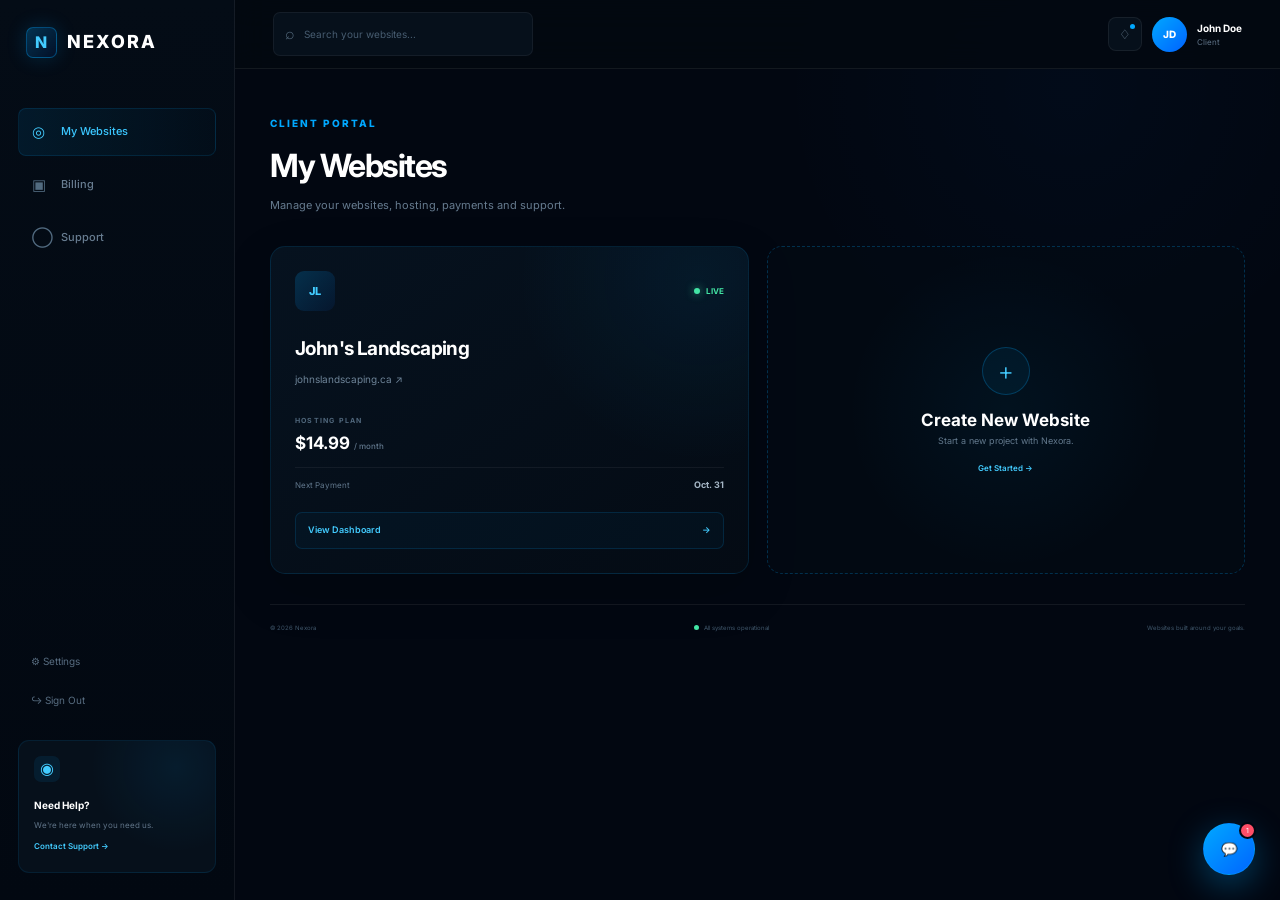
<file: my-websites.html>
<!DOCTYPE html>
<html lang="en">

<head>
    <meta charset="UTF-8">
    <meta name="viewport" content="width=device-width, initial-scale=1.0">

    <title>My Websites | Nexora</title>

    <link rel="stylesheet" href="style.css">
</head>

<body class="dashboard-body">

<div class="dashboard-layout">

    <!-- ==========================================
         SIDEBAR
    =========================================== -->

    <aside class="sidebar">

        <a href="index.html" class="dashboard-logo">
            <span class="logo-icon">N</span>
            <span>NEXORA</span>
        </a>


        <nav class="sidebar-nav">

            <a href="my-websites.html" class="active">
                <span>◎</span>
                My Websites
            </a>

            <a href="#" id="billingNav">
                <span>▣</span>
                Billing
            </a>

            <a href="#" id="supportNav">
                <span>◯</span>
                Support
            </a>

        </nav>


        <div class="sidebar-bottom">

            <a href="#">
                ⚙ Settings
            </a>

            <a href="login.html">
                ↪ Sign Out
            </a>

            <div class="support-mini">

                <div class="support-icon">
                    ◉
                </div>

                <div class="support-mini-text">
                    <strong>Need Help?</strong>
                    <p>We're here when you need us.</p>
                </div>

                <button id="sidebarChat">
                    Contact Support →
                </button>

            </div>

        </div>

    </aside>


    <!-- ==========================================
         MAIN
    =========================================== -->

    <main class="dashboard-main">


        <!-- TOP BAR -->

        <header class="dashboard-topbar">

            <div class="dashboard-search">

                <span>⌕</span>

                <input
                    type="text"
                    id="websiteSearch"
                    placeholder="Search your websites..."
                >

            </div>


            <div class="dashboard-account">

                <button class="notification-button">
                    ♢
                    <span></span>
                </button>

                <div class="avatar">
                    JD
                </div>

                <div class="account-name">
                    <strong>John Doe</strong>
                    <span>Client</span>
                </div>

            </div>

        </header>


        <!-- ==========================================
             PAGE CONTENT
        =========================================== -->

        <div class="dashboard-content">


            <!-- PAGE HEADER -->

            <section class="websites-page-header">

                <div>

                    <span class="dashboard-eyebrow">
                        CLIENT PORTAL
                    </span>

                    <h1>
                        My Websites
                    </h1>

                    <p>
                        Manage your websites, hosting,
                        payments and support.
                    </p>

                </div>

            </section>


            <!-- ======================================
                 WEBSITE GRID
            ======================================= -->

            <section
                class="websites-grid"
                id="websitesGrid"
            >


                <!-- ==================================
                     WEBSITE CARD
                =================================== -->

                <article
                    class="client-website-card"
                    data-name="John's Landscaping"
                >

                    <div class="website-card-top">

                        <div class="website-card-icon">
                            JL
                        </div>

                        <span class="website-live">

                            <i></i>

                            LIVE

                        </span>

                    </div>


                    <div class="website-card-info">

                        <h2>
                            John's Landscaping
                        </h2>

                        <a
                            href="#"
                            class="website-card-domain"
                        >
                            johnslandscaping.ca ↗
                        </a>

                    </div>


                    <div class="website-card-plan">

                        <div>

                            <small>
                                HOSTING PLAN
                            </small>

                            <strong>
                                $14.99
                                <span>/ month</span>
                            </strong>

                        </div>

                    </div>


                    <div class="website-next-payment">

                        <span>
                            Next Payment
                        </span>

                        <strong>
                            Oct. 31
                        </strong>

                    </div>


                    <div class="website-card-footer">

                        <a
                            href="dashboard.html"
                            class="view-dashboard-button"
                        >
                            View Dashboard
                            <span>→</span>
                        </a>

                    </div>

                </article>



                <!-- ==================================
                     CREATE NEW WEBSITE
                =================================== -->

                <button
                    class="create-website-card"
                    id="createWebsite"
                >

                    <div class="create-plus">
                        +
                    </div>

                    <h2>
                        Create New Website
                    </h2>

                    <p>
                        Start a new project with Nexora.
                    </p>

                    <span class="create-link">
                        Get Started →
                    </span>

                </button>


            </section>



            <!-- ======================================
                 EMPTY SEARCH MESSAGE
            ======================================= -->

            <div
                class="no-websites-found"
                id="noWebsitesFound"
            >

                No websites found.

            </div>



            <!-- ======================================
                 FOOTER
            ======================================= -->

            <footer class="dashboard-footer">

                <span>
                    © 2026 Nexora
                </span>

                <span class="system-operational">

                    <i></i>

                    All systems operational

                </span>

                <span>
                    Websites built around your goals.
                </span>

            </footer>

        </div>

    </main>

</div>



<!-- ==============================================
     LIVE CHAT
=============================================== -->

<button
    class="chat-launcher"
    id="chatLauncher"
    aria-label="Open support chat"
>
    <span>💬</span>

    <i class="chat-notification">
        1
    </i>
</button>



<section
    class="chat-window"
    id="chatWindow"
>

    <header class="chat-header">

        <div class="chat-agent">

            <div class="chat-agent-logo">
                N
            </div>

            <div>

                <strong>
                    Nexora Support
                </strong>

                <span>
                    <i></i>
                    Online
                </span>

            </div>

        </div>

        <button
            id="closeChat"
            aria-label="Close chat"
        >
            ×
        </button>

    </header>


    <div
        class="chat-messages"
        id="chatMessages"
    >

        <div class="chat-day">
            Today
        </div>


        <div class="message support-message">

            <div class="message-avatar">
                N
            </div>

            <div>

                <div class="message-bubble">
                    Hey John! 👋 How can we help you today?
                </div>

                <small>
                    Nexora Support
                </small>

            </div>

        </div>

    </div>


    <div class="chat-input-area">

        <button
            class="attachment-button"
            id="attachmentButton"
        >
            +
        </button>

        <textarea
            id="chatInput"
            placeholder="Type a message..."
            rows="1"
        ></textarea>

        <button
            id="sendMessage"
            class="send-message"
        >
            ➤
        </button>

    </div>

</section>


<script src="my-websites.js"></script>

</body>

</html>
</file>
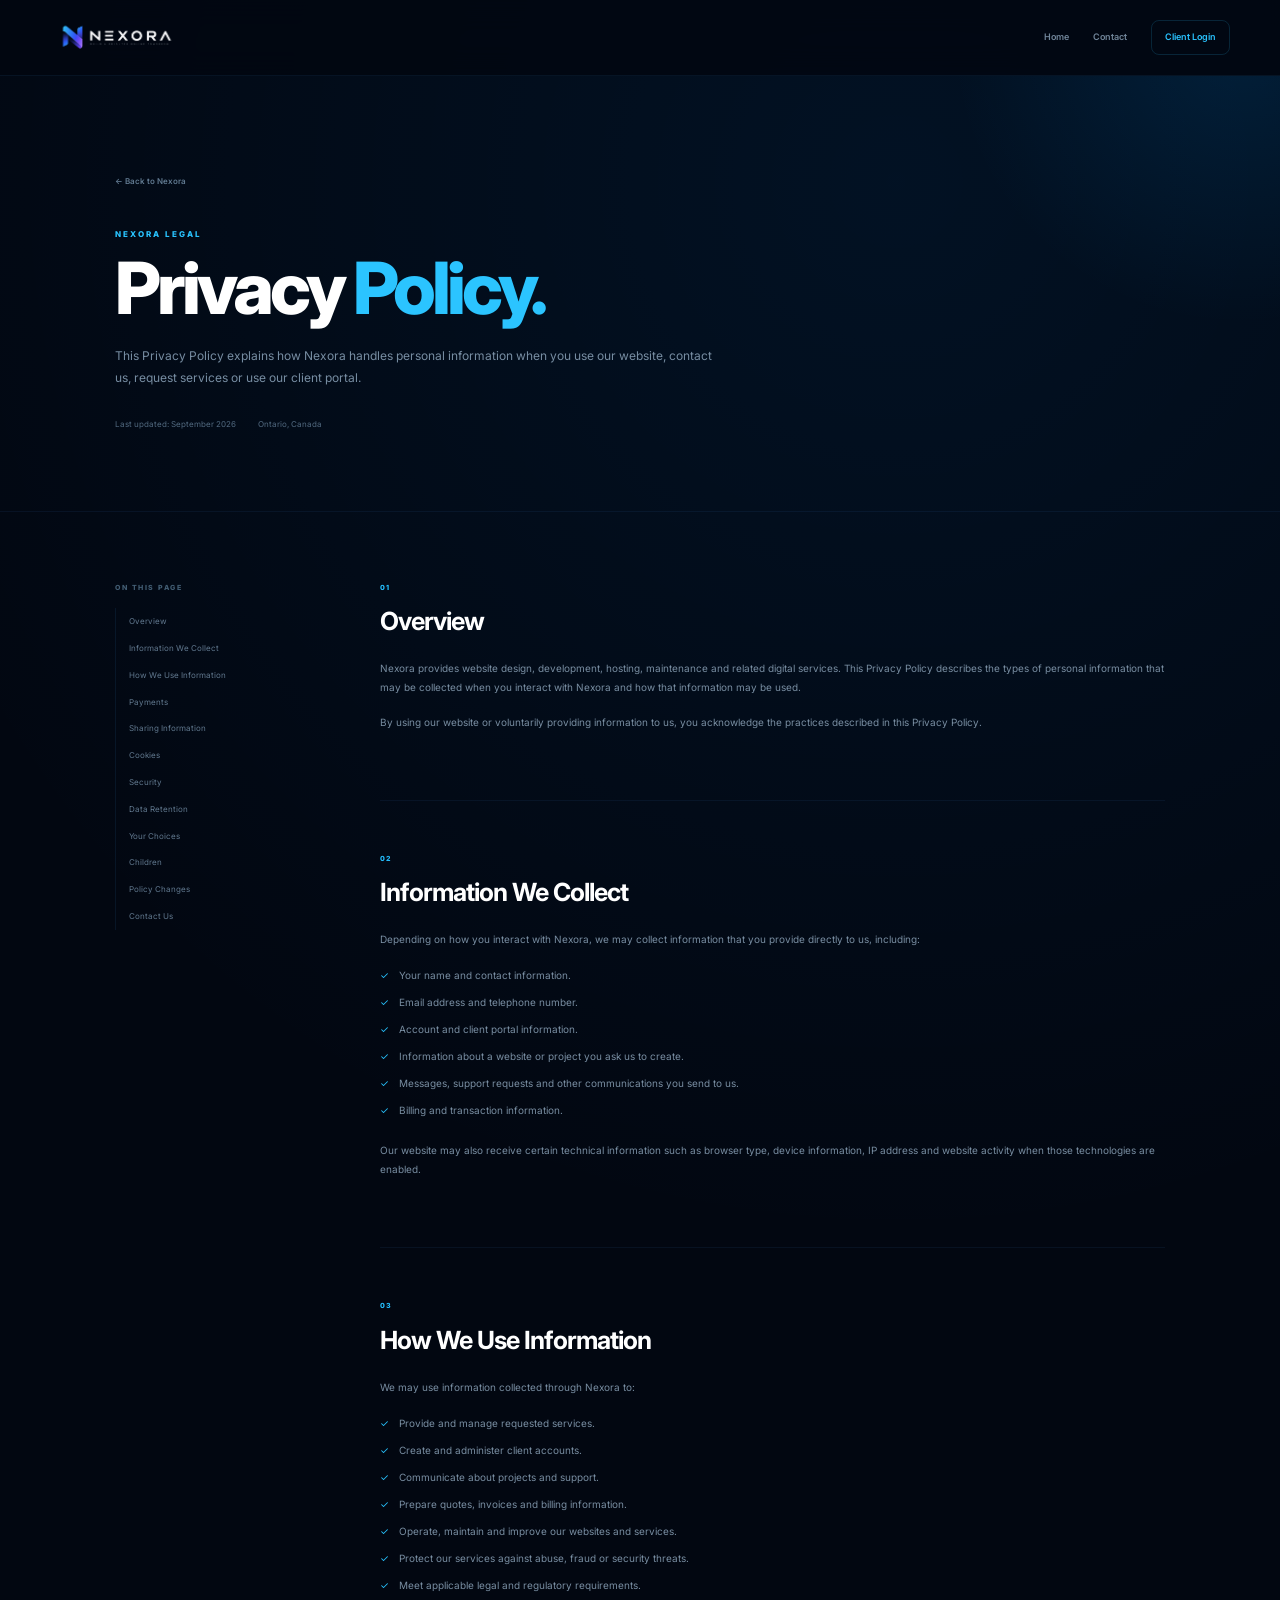
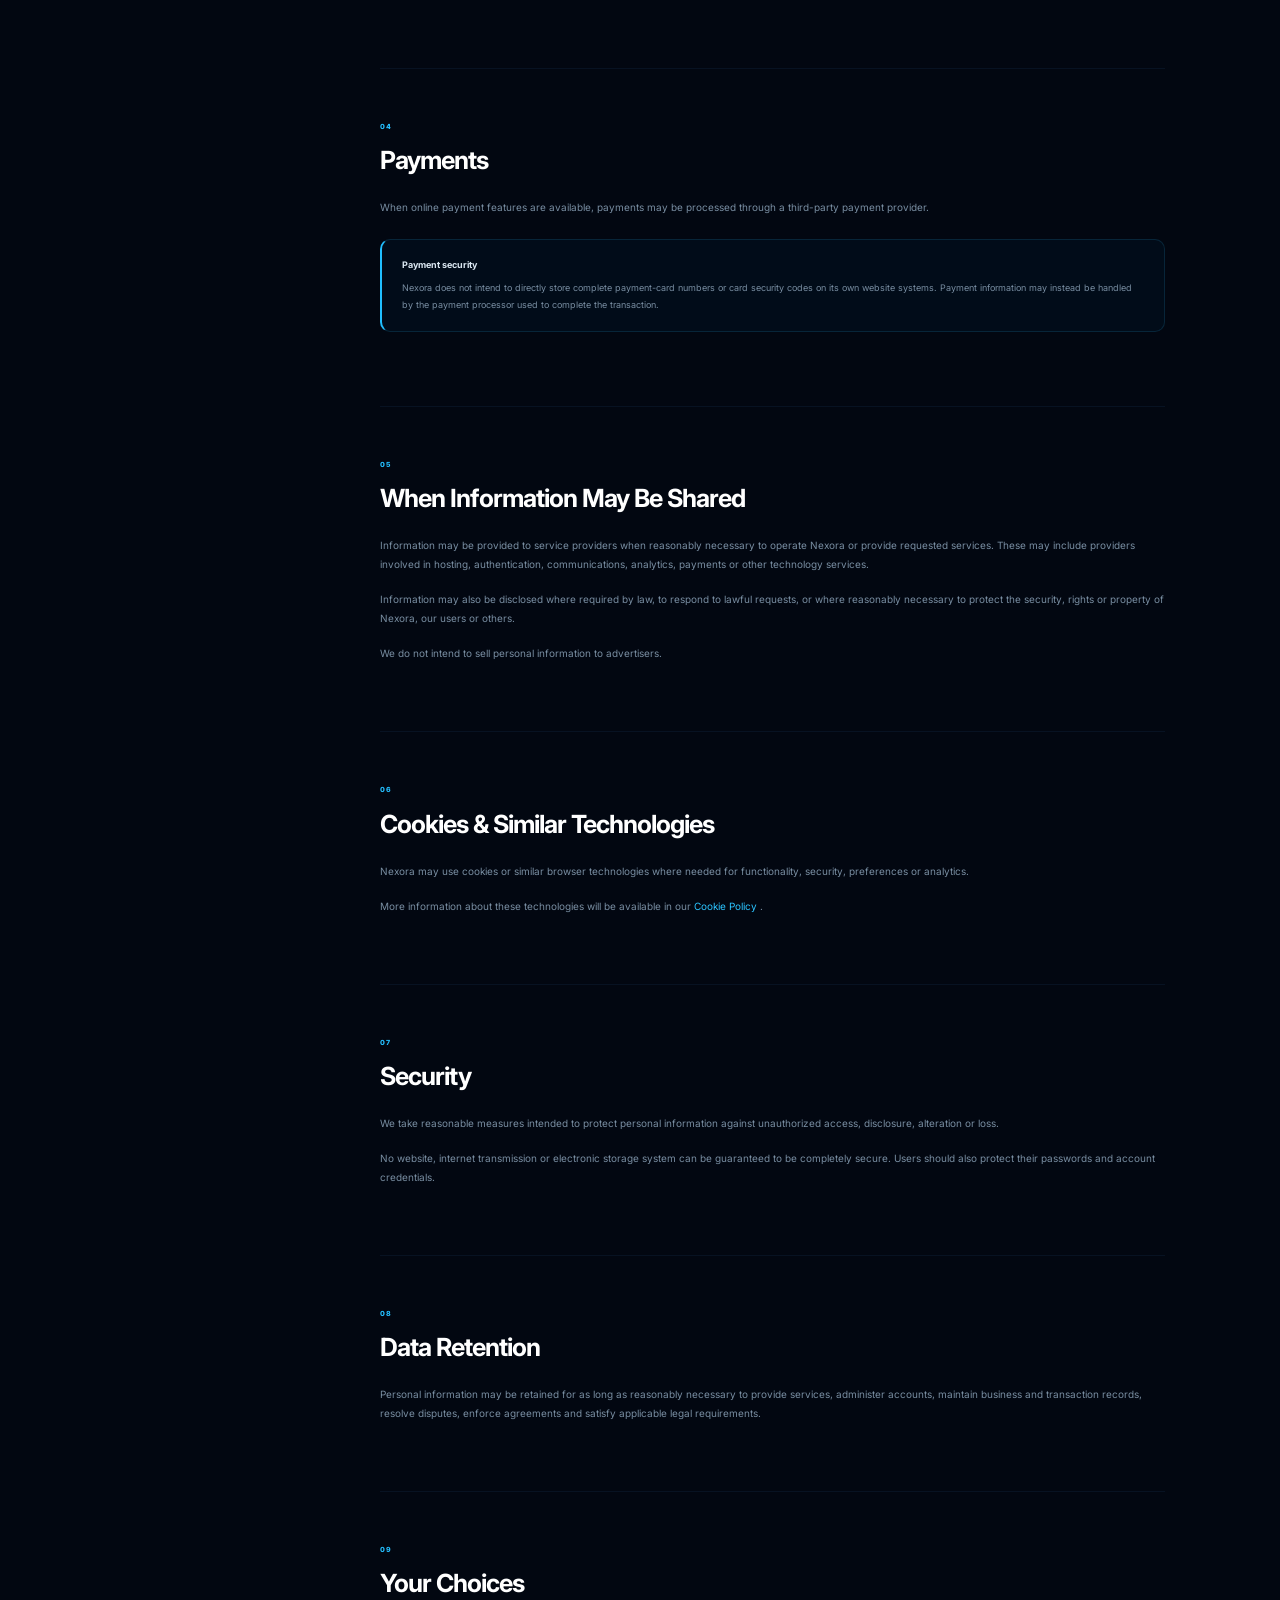
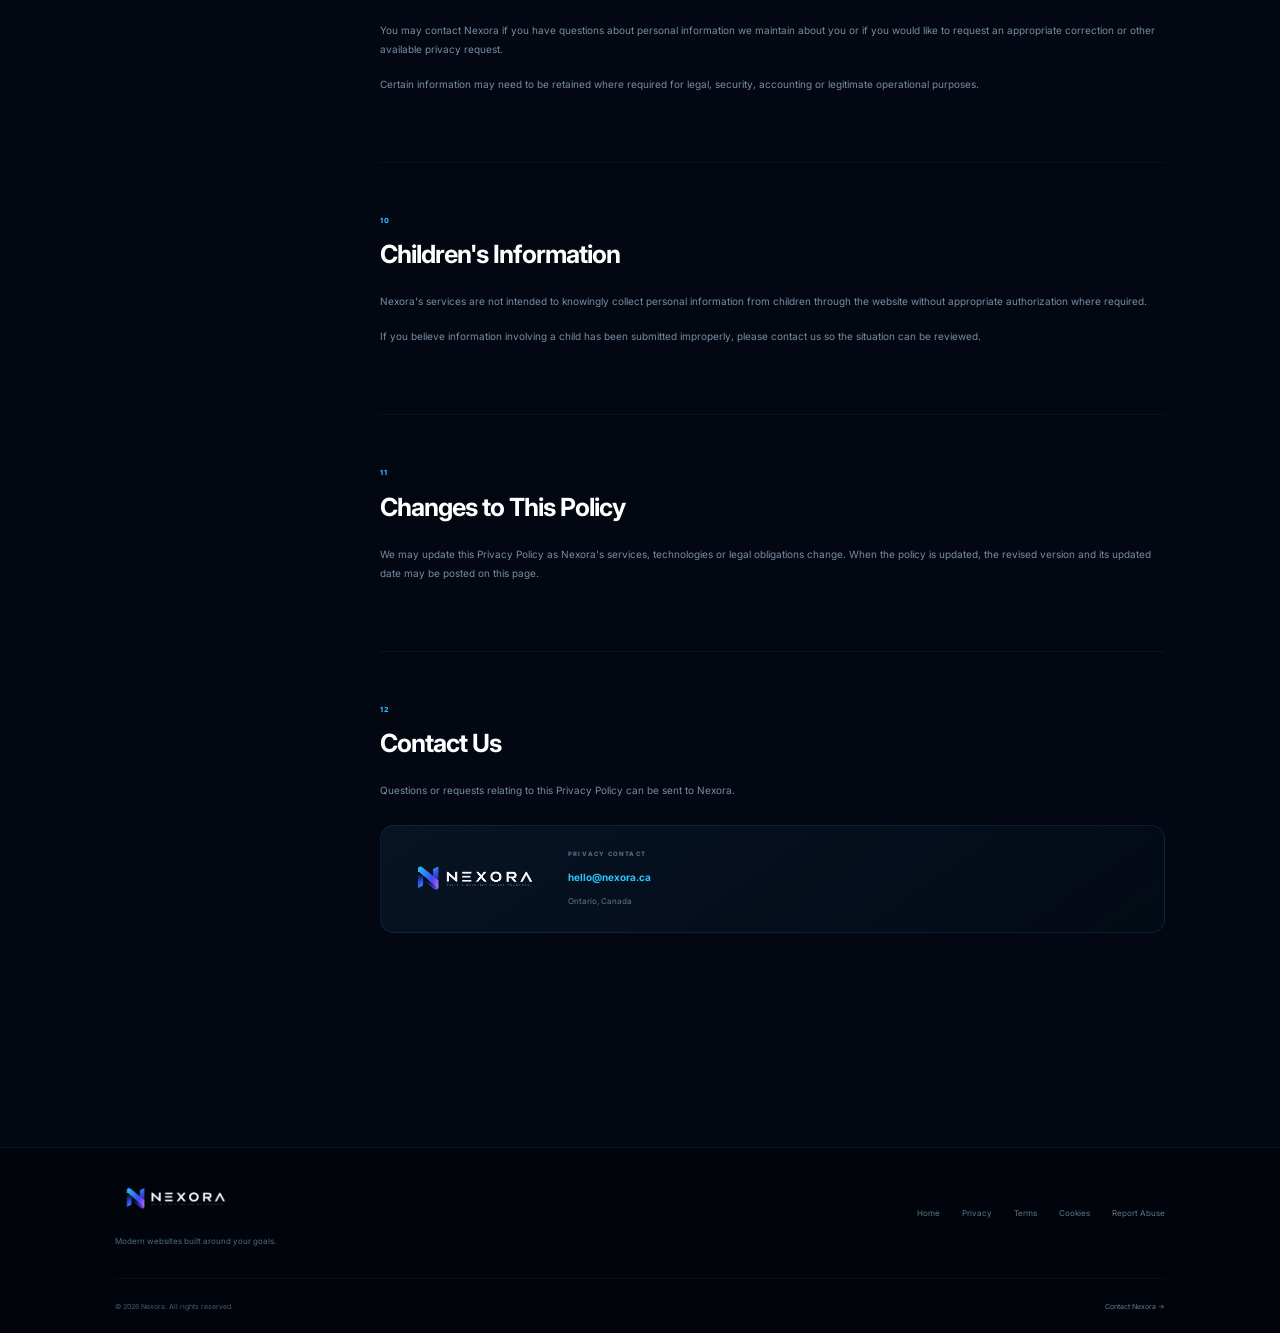
<file: privacy.html>
<!DOCTYPE html>
<html lang="en">

<head>
    <meta charset="UTF-8">

    <meta
        name="viewport"
        content="width=device-width, initial-scale=1.0"
    >

    <meta
        name="description"
        content="Learn how Nexora collects, uses and protects personal information."
    >

    <title>Privacy Policy | Nexora</title>

    <link rel="stylesheet" href="style.css">
</head>


<body class="legal-page">

    <!-- =====================================================
         NAVIGATION
    ====================================================== -->

    <header class="legal-header">

        <div class="legal-nav">

            <a href="index.html" class="legal-logo">
                <img
                    src="images/nexora-logo.png"
                    alt="Nexora"
                >
            </a>


            <div class="legal-nav-actions">

                <a href="index.html">
                    Home
                </a>

                <a href="index.html#contact">
                    Contact
                </a>

                <a
                    href="login.html"
                    class="legal-login"
                >
                    Client Login
                </a>

            </div>

        </div>

    </header>



    <!-- =====================================================
         HERO
    ====================================================== -->

    <section class="legal-hero">

        <div class="legal-glow"></div>

        <div class="legal-container">

            <a
                href="index.html"
                class="legal-back"
            >
                ← Back to Nexora
            </a>


            <span class="legal-kicker">
                NEXORA LEGAL
            </span>


            <h1>
                Privacy
                <span>Policy.</span>
            </h1>


            <p>
                This Privacy Policy explains how Nexora handles
                personal information when you use our website,
                contact us, request services or use our client
                portal.
            </p>


            <div class="legal-meta">

                <span>
                    Last updated: September 2026
                </span>

                <span>
                    Ontario, Canada
                </span>

            </div>

        </div>

    </section>



    <!-- =====================================================
         CONTENT
    ====================================================== -->

    <main class="legal-container legal-layout">


        <!-- TABLE OF CONTENTS -->

        <aside class="legal-sidebar">

            <span>
                ON THIS PAGE
            </span>

            <nav>

                <a href="#overview">
                    Overview
                </a>

                <a href="#information">
                    Information We Collect
                </a>

                <a href="#use">
                    How We Use Information
                </a>

                <a href="#payments">
                    Payments
                </a>

                <a href="#sharing">
                    Sharing Information
                </a>

                <a href="#cookies">
                    Cookies
                </a>

                <a href="#security">
                    Security
                </a>

                <a href="#retention">
                    Data Retention
                </a>

                <a href="#rights">
                    Your Choices
                </a>

                <a href="#children">
                    Children
                </a>

                <a href="#changes">
                    Policy Changes
                </a>

                <a href="#contact">
                    Contact Us
                </a>

            </nav>

        </aside>



        <!-- POLICY -->

        <article class="legal-content">


            <section id="overview">

                <span class="legal-section-number">
                    01
                </span>

                <h2>
                    Overview
                </h2>

                <p>
                    Nexora provides website design, development,
                    hosting, maintenance and related digital
                    services. This Privacy Policy describes the
                    types of personal information that may be
                    collected when you interact with Nexora and
                    how that information may be used.
                </p>

                <p>
                    By using our website or voluntarily providing
                    information to us, you acknowledge the
                    practices described in this Privacy Policy.
                </p>

            </section>



            <section id="information">

                <span class="legal-section-number">
                    02
                </span>

                <h2>
                    Information We Collect
                </h2>

                <p>
                    Depending on how you interact with Nexora,
                    we may collect information that you provide
                    directly to us, including:
                </p>

                <ul>
                    <li>
                        Your name and contact information.
                    </li>

                    <li>
                        Email address and telephone number.
                    </li>

                    <li>
                        Account and client portal information.
                    </li>

                    <li>
                        Information about a website or project
                        you ask us to create.
                    </li>

                    <li>
                        Messages, support requests and other
                        communications you send to us.
                    </li>

                    <li>
                        Billing and transaction information.
                    </li>
                </ul>

                <p>
                    Our website may also receive certain
                    technical information such as browser type,
                    device information, IP address and website
                    activity when those technologies are enabled.
                </p>

            </section>



            <section id="use">

                <span class="legal-section-number">
                    03
                </span>

                <h2>
                    How We Use Information
                </h2>

                <p>
                    We may use information collected through
                    Nexora to:
                </p>

                <ul>
                    <li>
                        Provide and manage requested services.
                    </li>

                    <li>
                        Create and administer client accounts.
                    </li>

                    <li>
                        Communicate about projects and support.
                    </li>

                    <li>
                        Prepare quotes, invoices and billing
                        information.
                    </li>

                    <li>
                        Operate, maintain and improve our
                        websites and services.
                    </li>

                    <li>
                        Protect our services against abuse,
                        fraud or security threats.
                    </li>

                    <li>
                        Meet applicable legal and regulatory
                        requirements.
                    </li>
                </ul>

            </section>



            <section id="payments">

                <span class="legal-section-number">
                    04
                </span>

                <h2>
                    Payments
                </h2>

                <p>
                    When online payment features are available,
                    payments may be processed through a
                    third-party payment provider.
                </p>

                <div class="legal-note">

                    <strong>
                        Payment security
                    </strong>

                    <p>
                        Nexora does not intend to directly store
                        complete payment-card numbers or card
                        security codes on its own website
                        systems. Payment information may instead
                        be handled by the payment processor used
                        to complete the transaction.
                    </p>

                </div>

            </section>



            <section id="sharing">

                <span class="legal-section-number">
                    05
                </span>

                <h2>
                    When Information May Be Shared
                </h2>

                <p>
                    Information may be provided to service
                    providers when reasonably necessary to
                    operate Nexora or provide requested services.
                    These may include providers involved in
                    hosting, authentication, communications,
                    analytics, payments or other technology
                    services.
                </p>

                <p>
                    Information may also be disclosed where
                    required by law, to respond to lawful
                    requests, or where reasonably necessary to
                    protect the security, rights or property of
                    Nexora, our users or others.
                </p>

                <p>
                    We do not intend to sell personal
                    information to advertisers.
                </p>

            </section>



            <section id="cookies">

                <span class="legal-section-number">
                    06
                </span>

                <h2>
                    Cookies & Similar Technologies
                </h2>

                <p>
                    Nexora may use cookies or similar browser
                    technologies where needed for functionality,
                    security, preferences or analytics.
                </p>

                <p>
                    More information about these technologies
                    will be available in our
                    <a href="cookies.html">
                        Cookie Policy
                    </a>.
                </p>

            </section>



            <section id="security">

                <span class="legal-section-number">
                    07
                </span>

                <h2>
                    Security
                </h2>

                <p>
                    We take reasonable measures intended to
                    protect personal information against
                    unauthorized access, disclosure, alteration
                    or loss.
                </p>

                <p>
                    No website, internet transmission or
                    electronic storage system can be guaranteed
                    to be completely secure. Users should also
                    protect their passwords and account
                    credentials.
                </p>

            </section>



            <section id="retention">

                <span class="legal-section-number">
                    08
                </span>

                <h2>
                    Data Retention
                </h2>

                <p>
                    Personal information may be retained for as
                    long as reasonably necessary to provide
                    services, administer accounts, maintain
                    business and transaction records, resolve
                    disputes, enforce agreements and satisfy
                    applicable legal requirements.
                </p>

            </section>



            <section id="rights">

                <span class="legal-section-number">
                    09
                </span>

                <h2>
                    Your Choices
                </h2>

                <p>
                    You may contact Nexora if you have questions
                    about personal information we maintain about
                    you or if you would like to request an
                    appropriate correction or other available
                    privacy request.
                </p>

                <p>
                    Certain information may need to be retained
                    where required for legal, security,
                    accounting or legitimate operational
                    purposes.
                </p>

            </section>



            <section id="children">

                <span class="legal-section-number">
                    10
                </span>

                <h2>
                    Children's Information
                </h2>

                <p>
                    Nexora's services are not intended to
                    knowingly collect personal information from
                    children through the website without
                    appropriate authorization where required.
                </p>

                <p>
                    If you believe information involving a child
                    has been submitted improperly, please
                    contact us so the situation can be reviewed.
                </p>

            </section>



            <section id="changes">

                <span class="legal-section-number">
                    11
                </span>

                <h2>
                    Changes to This Policy
                </h2>

                <p>
                    We may update this Privacy Policy as Nexora's
                    services, technologies or legal obligations
                    change. When the policy is updated, the
                    revised version and its updated date may be
                    posted on this page.
                </p>

            </section>



            <section id="contact">

                <span class="legal-section-number">
                    12
                </span>

                <h2>
                    Contact Us
                </h2>

                <p>
                    Questions or requests relating to this
                    Privacy Policy can be sent to Nexora.
                </p>


                <div class="legal-contact-card">

                    <img
                        src="images/nexora-logo.png"
                        alt="Nexora"
                    >

                    <div>

                        <span>
                            PRIVACY CONTACT
                        </span>

                        <a href="mailto:hello@nexora.ca">
                            hello@nexora.ca
                        </a>

                        <p>
                            Ontario, Canada
                        </p>

                    </div>

                </div>

            </section>


        </article>

    </main>



    <!-- =====================================================
         FOOTER
    ====================================================== -->

    <footer class="legal-footer">

        <div class="legal-container legal-footer-inner">


            <div class="legal-footer-brand">

                <img
                    src="images/nexora-logo.png"
                    alt="Nexora"
                >

                <p>
                    Modern websites built around your goals.
                </p>

            </div>


            <div class="legal-footer-links">

                <a href="index.html">
                    Home
                </a>

                <a href="privacy.html">
                    Privacy
                </a>

                <a href="terms.html">
                    Terms
                </a>

                <a href="cookies.html">
                    Cookies
                </a>

                <a href="report-abuse.html">
                    Report Abuse
                </a>

            </div>

        </div>


        <div class="legal-container legal-footer-bottom">

            <span>
                © 2026 Nexora. All rights reserved.
            </span>

            <a href="index.html#contact">
                Contact Nexora →
            </a>

        </div>

    </footer>

</body>

</html>
</file>
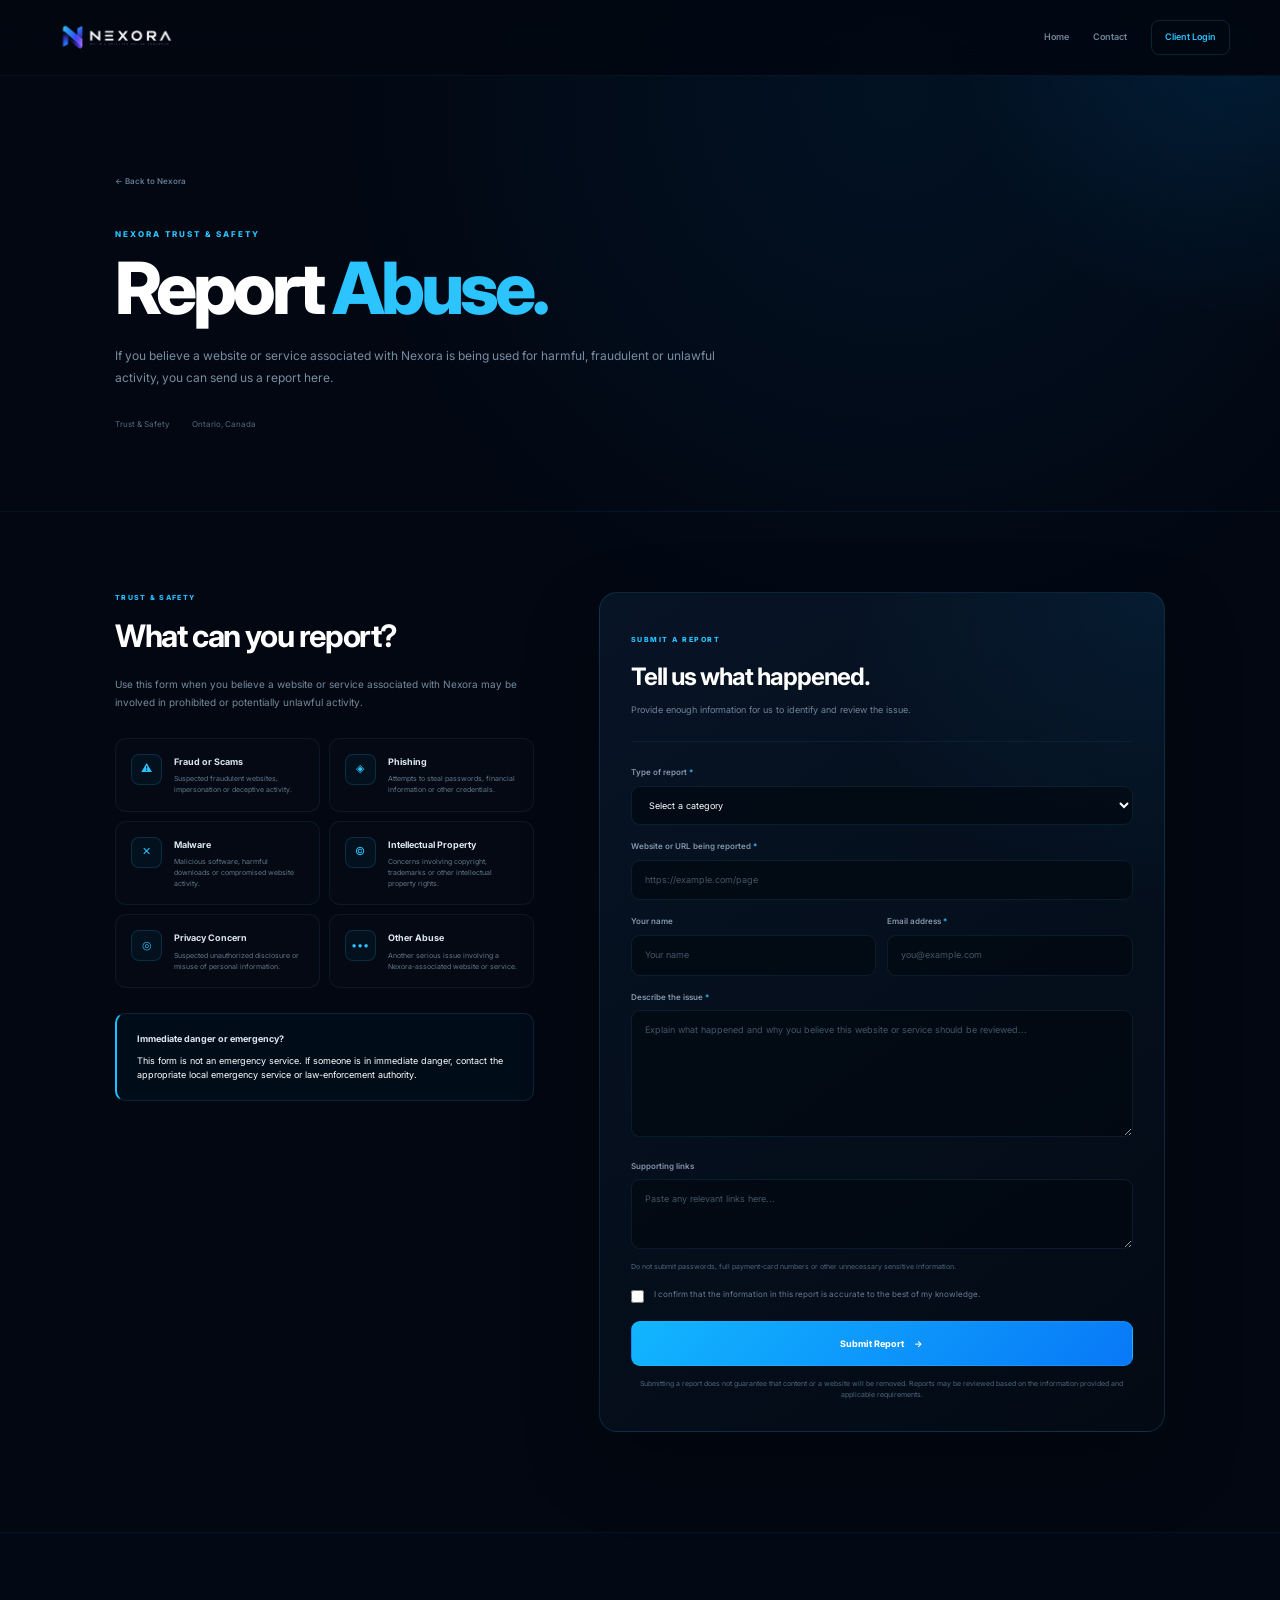
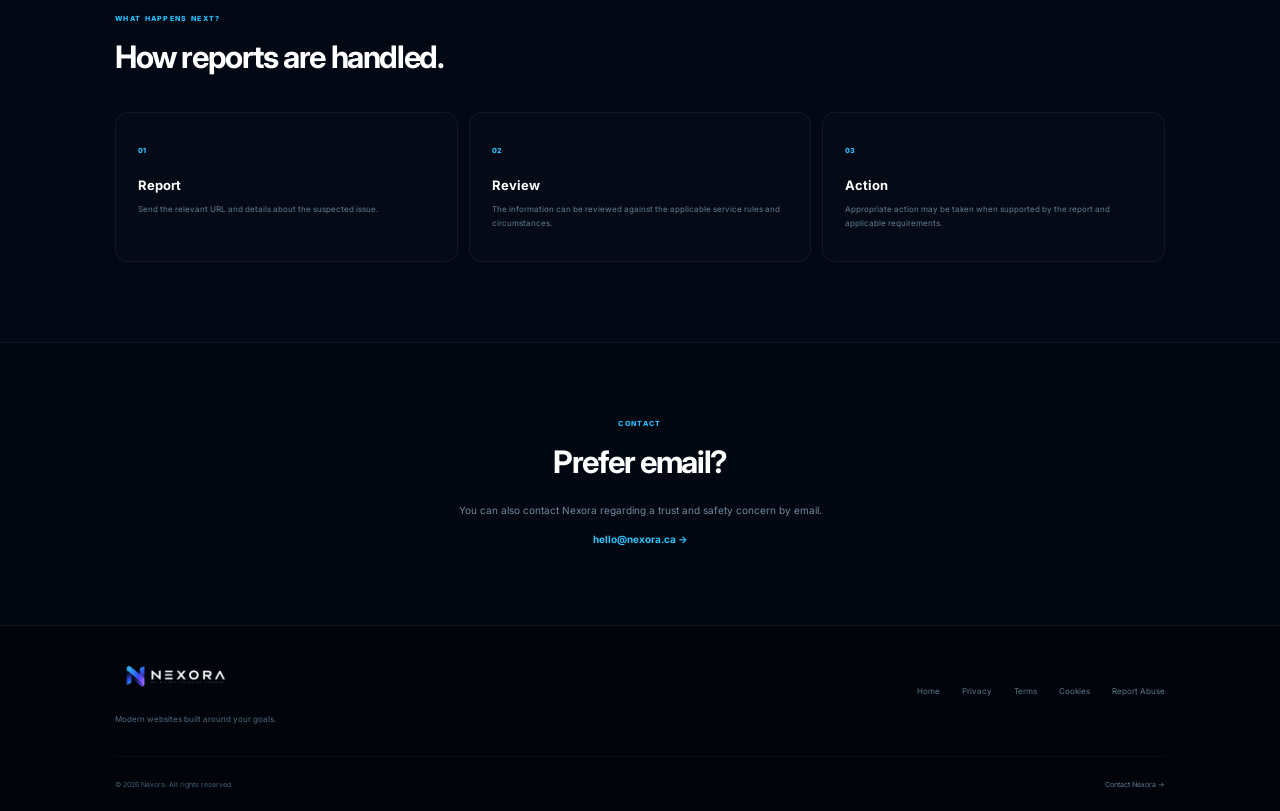
<file: report-abuse.html>
<!DOCTYPE html>
<html lang="en">

<head>
    <meta charset="UTF-8">

    <meta
        name="viewport"
        content="width=device-width, initial-scale=1.0"
    >

    <meta
        name="description"
        content="Report suspected abuse, fraud, phishing, malware or other misuse involving a Nexora-hosted or managed website."
    >

    <title>Report Abuse | Nexora</title>

    <link rel="stylesheet" href="style.css">
</head>


<body class="legal-page">

    <!-- =====================================================
         NAVIGATION
    ====================================================== -->

    <header class="legal-header">

        <div class="legal-nav">

            <a href="index.html" class="legal-logo">
                <img
                    src="images/nexora-logo.png"
                    alt="Nexora"
                >
            </a>

            <div class="legal-nav-actions">

                <a href="index.html">
                    Home
                </a>

                <a href="index.html#contact">
                    Contact
                </a>

                <a
                    href="login.html"
                    class="legal-login"
                >
                    Client Login
                </a>

            </div>

        </div>

    </header>



    <!-- =====================================================
         HERO
    ====================================================== -->

    <section class="legal-hero abuse-hero">

        <div class="legal-glow"></div>

        <div class="legal-container">

            <a
                href="index.html"
                class="legal-back"
            >
                ← Back to Nexora
            </a>

            <span class="legal-kicker">
                NEXORA TRUST & SAFETY
            </span>

            <h1>
                Report
                <span>Abuse.</span>
            </h1>

            <p>
                If you believe a website or service associated
                with Nexora is being used for harmful,
                fraudulent or unlawful activity, you can send
                us a report here.
            </p>

            <div class="legal-meta">

                <span>
                    Trust & Safety
                </span>

                <span>
                    Ontario, Canada
                </span>

            </div>

        </div>

    </section>



    <!-- =====================================================
         MAIN
    ====================================================== -->

    <main class="legal-container abuse-layout">


        <!-- =================================================
             INFORMATION
        ================================================== -->

        <section class="abuse-information">

            <span class="legal-section-number">
                TRUST & SAFETY
            </span>

            <h2>
                What can you report?
            </h2>

            <p>
                Use this form when you believe a website or
                service associated with Nexora may be involved
                in prohibited or potentially unlawful activity.
            </p>


            <div class="abuse-types">


                <article>

                    <div class="abuse-type-icon">
                        ⚠
                    </div>

                    <div>
                        <h3>
                            Fraud or Scams
                        </h3>

                        <p>
                            Suspected fraudulent websites,
                            impersonation or deceptive activity.
                        </p>
                    </div>

                </article>


                <article>

                    <div class="abuse-type-icon">
                        ◈
                    </div>

                    <div>
                        <h3>
                            Phishing
                        </h3>

                        <p>
                            Attempts to steal passwords,
                            financial information or other
                            credentials.
                        </p>
                    </div>

                </article>


                <article>

                    <div class="abuse-type-icon">
                        ✕
                    </div>

                    <div>
                        <h3>
                            Malware
                        </h3>

                        <p>
                            Malicious software, harmful downloads
                            or compromised website activity.
                        </p>
                    </div>

                </article>


                <article>

                    <div class="abuse-type-icon">
                        ©
                    </div>

                    <div>
                        <h3>
                            Intellectual Property
                        </h3>

                        <p>
                            Concerns involving copyright,
                            trademarks or other intellectual
                            property rights.
                        </p>
                    </div>

                </article>


                <article>

                    <div class="abuse-type-icon">
                        ◎
                    </div>

                    <div>
                        <h3>
                            Privacy Concern
                        </h3>

                        <p>
                            Suspected unauthorized disclosure or
                            misuse of personal information.
                        </p>
                    </div>

                </article>


                <article>

                    <div class="abuse-type-icon">
                        •••
                    </div>

                    <div>
                        <h3>
                            Other Abuse
                        </h3>

                        <p>
                            Another serious issue involving a
                            Nexora-associated website or service.
                        </p>
                    </div>

                </article>


            </div>


            <div class="legal-note abuse-emergency-note">

                <strong>
                    Immediate danger or emergency?
                </strong>

                <p>
                    This form is not an emergency service.
                    If someone is in immediate danger, contact
                    the appropriate local emergency service or
                    law-enforcement authority.
                </p>

            </div>

        </section>



        <!-- =================================================
             REPORT FORM
        ================================================== -->

        <section class="abuse-form-card">

            <div class="abuse-form-header">

                <span>
                    SUBMIT A REPORT
                </span>

                <h2>
                    Tell us what happened.
                </h2>

                <p>
                    Provide enough information for us to identify
                    and review the issue.
                </p>

            </div>


            <form id="abuseForm">


                <!-- REPORT TYPE -->

                <div class="abuse-field">

                    <label for="abuseType">
                        Type of report
                        <span>*</span>
                    </label>

                    <select
                        id="abuseType"
                        name="abuseType"
                        required
                    >

                        <option value="">
                            Select a category
                        </option>

                        <option value="fraud">
                            Fraud or Scam
                        </option>

                        <option value="phishing">
                            Phishing
                        </option>

                        <option value="malware">
                            Malware
                        </option>

                        <option value="spam">
                            Spam
                        </option>

                        <option value="copyright">
                            Copyright / Intellectual Property
                        </option>

                        <option value="privacy">
                            Privacy Concern
                        </option>

                        <option value="other">
                            Other Abuse
                        </option>

                    </select>

                </div>



                <!-- URL -->

                <div class="abuse-field">

                    <label for="reportedUrl">
                        Website or URL being reported
                        <span>*</span>
                    </label>

                    <input
                        type="url"
                        id="reportedUrl"
                        name="reportedUrl"
                        placeholder="https://example.com/page"
                        required
                    >

                </div>



                <!-- NAME + EMAIL -->

                <div class="abuse-field-row">


                    <div class="abuse-field">

                        <label for="reporterName">
                            Your name
                        </label>

                        <input
                            type="text"
                            id="reporterName"
                            name="reporterName"
                            placeholder="Your name"
                        >

                    </div>


                    <div class="abuse-field">

                        <label for="reporterEmail">
                            Email address
                            <span>*</span>
                        </label>

                        <input
                            type="email"
                            id="reporterEmail"
                            name="reporterEmail"
                            placeholder="you@example.com"
                            required
                        >

                    </div>


                </div>



                <!-- DESCRIPTION -->

                <div class="abuse-field">

                    <label for="abuseDescription">
                        Describe the issue
                        <span>*</span>
                    </label>

                    <textarea
                        id="abuseDescription"
                        name="abuseDescription"
                        rows="7"
                        minlength="20"
                        placeholder="Explain what happened and why you believe this website or service should be reviewed..."
                        required
                    ></textarea>

                </div>



                <!-- EVIDENCE -->

                <div class="abuse-field">

                    <label for="evidenceLinks">
                        Supporting links
                    </label>

                    <textarea
                        id="evidenceLinks"
                        name="evidenceLinks"
                        rows="3"
                        placeholder="Paste any relevant links here..."
                    ></textarea>

                    <small>
                        Do not submit passwords, full payment-card
                        numbers or other unnecessary sensitive
                        information.
                    </small>

                </div>



                <!-- CONFIRM -->

                <label class="abuse-confirmation">

                    <input
                        type="checkbox"
                        id="abuseConfirmation"
                        required
                    >

                    <span>
                        I confirm that the information in this
                        report is accurate to the best of my
                        knowledge.
                    </span>

                </label>



                <!-- SUBMIT -->

                <button
                    type="submit"
                    class="abuse-submit"
                >

                    <span>
                        Submit Report
                    </span>

                    <strong>
                        →
                    </strong>

                </button>


                <p class="abuse-form-disclaimer">
                    Submitting a report does not guarantee that
                    content or a website will be removed. Reports
                    may be reviewed based on the information
                    provided and applicable requirements.
                </p>


            </form>


            <!-- SUCCESS -->

            <div
                class="abuse-success"
                id="abuseSuccess"
                hidden
            >

                <div class="abuse-success-icon">
                    ✓
                </div>

                <span>
                    REPORT RECEIVED
                </span>

                <h2>
                    Thanks for letting us know.
                </h2>

                <p>
                    Your report has been prepared for review.
                </p>

                <div class="abuse-reference">

                    Reference

                    <strong id="abuseReference">
                        NXR-000000
                    </strong>

                </div>

                <a href="index.html">
                    Return to Nexora →
                </a>

            </div>


        </section>


    </main>



    <!-- =====================================================
         PROCESS
    ====================================================== -->

    <section class="abuse-process">

        <div class="legal-container">

            <div class="abuse-process-heading">

                <span class="legal-section-number">
                    WHAT HAPPENS NEXT?
                </span>

                <h2>
                    How reports are handled.
                </h2>

            </div>


            <div class="abuse-process-grid">


                <article>

                    <span>
                        01
                    </span>

                    <h3>
                        Report
                    </h3>

                    <p>
                        Send the relevant URL and details about
                        the suspected issue.
                    </p>

                </article>


                <article>

                    <span>
                        02
                    </span>

                    <h3>
                        Review
                    </h3>

                    <p>
                        The information can be reviewed against
                        the applicable service rules and
                        circumstances.
                    </p>

                </article>


                <article>

                    <span>
                        03
                    </span>

                    <h3>
                        Action
                    </h3>

                    <p>
                        Appropriate action may be taken when
                        supported by the report and applicable
                        requirements.
                    </p>

                </article>


            </div>

        </div>

    </section>



    <!-- =====================================================
         CONTACT
    ====================================================== -->

    <section class="legal-container abuse-direct-contact">

        <span class="legal-section-number">
            CONTACT
        </span>

        <h2>
            Prefer email?
        </h2>

        <p>
            You can also contact Nexora regarding a trust and
            safety concern by email.
        </p>

        <a href="mailto:hello@nexora.ca">
            hello@nexora.ca →
        </a>

    </section>



    <!-- =====================================================
         FOOTER
    ====================================================== -->

    <footer class="legal-footer">

        <div class="legal-container legal-footer-inner">

            <div class="legal-footer-brand">

                <img
                    src="images/nexora-logo.png"
                    alt="Nexora"
                >

                <p>
                    Modern websites built around your goals.
                </p>

            </div>


            <div class="legal-footer-links">

                <a href="index.html">
                    Home
                </a>

                <a href="privacy.html">
                    Privacy
                </a>

                <a href="terms.html">
                    Terms
                </a>

                <a href="cookies.html">
                    Cookies
                </a>

                <a href="report-abuse.html">
                    Report Abuse
                </a>

            </div>

        </div>


        <div class="legal-container legal-footer-bottom">

            <span>
                © 2026 Nexora. All rights reserved.
            </span>

            <a href="index.html#contact">
                Contact Nexora →
            </a>

        </div>

    </footer>


    <script src="js/report-abuse.js"></script>

</body>

</html>
</file>
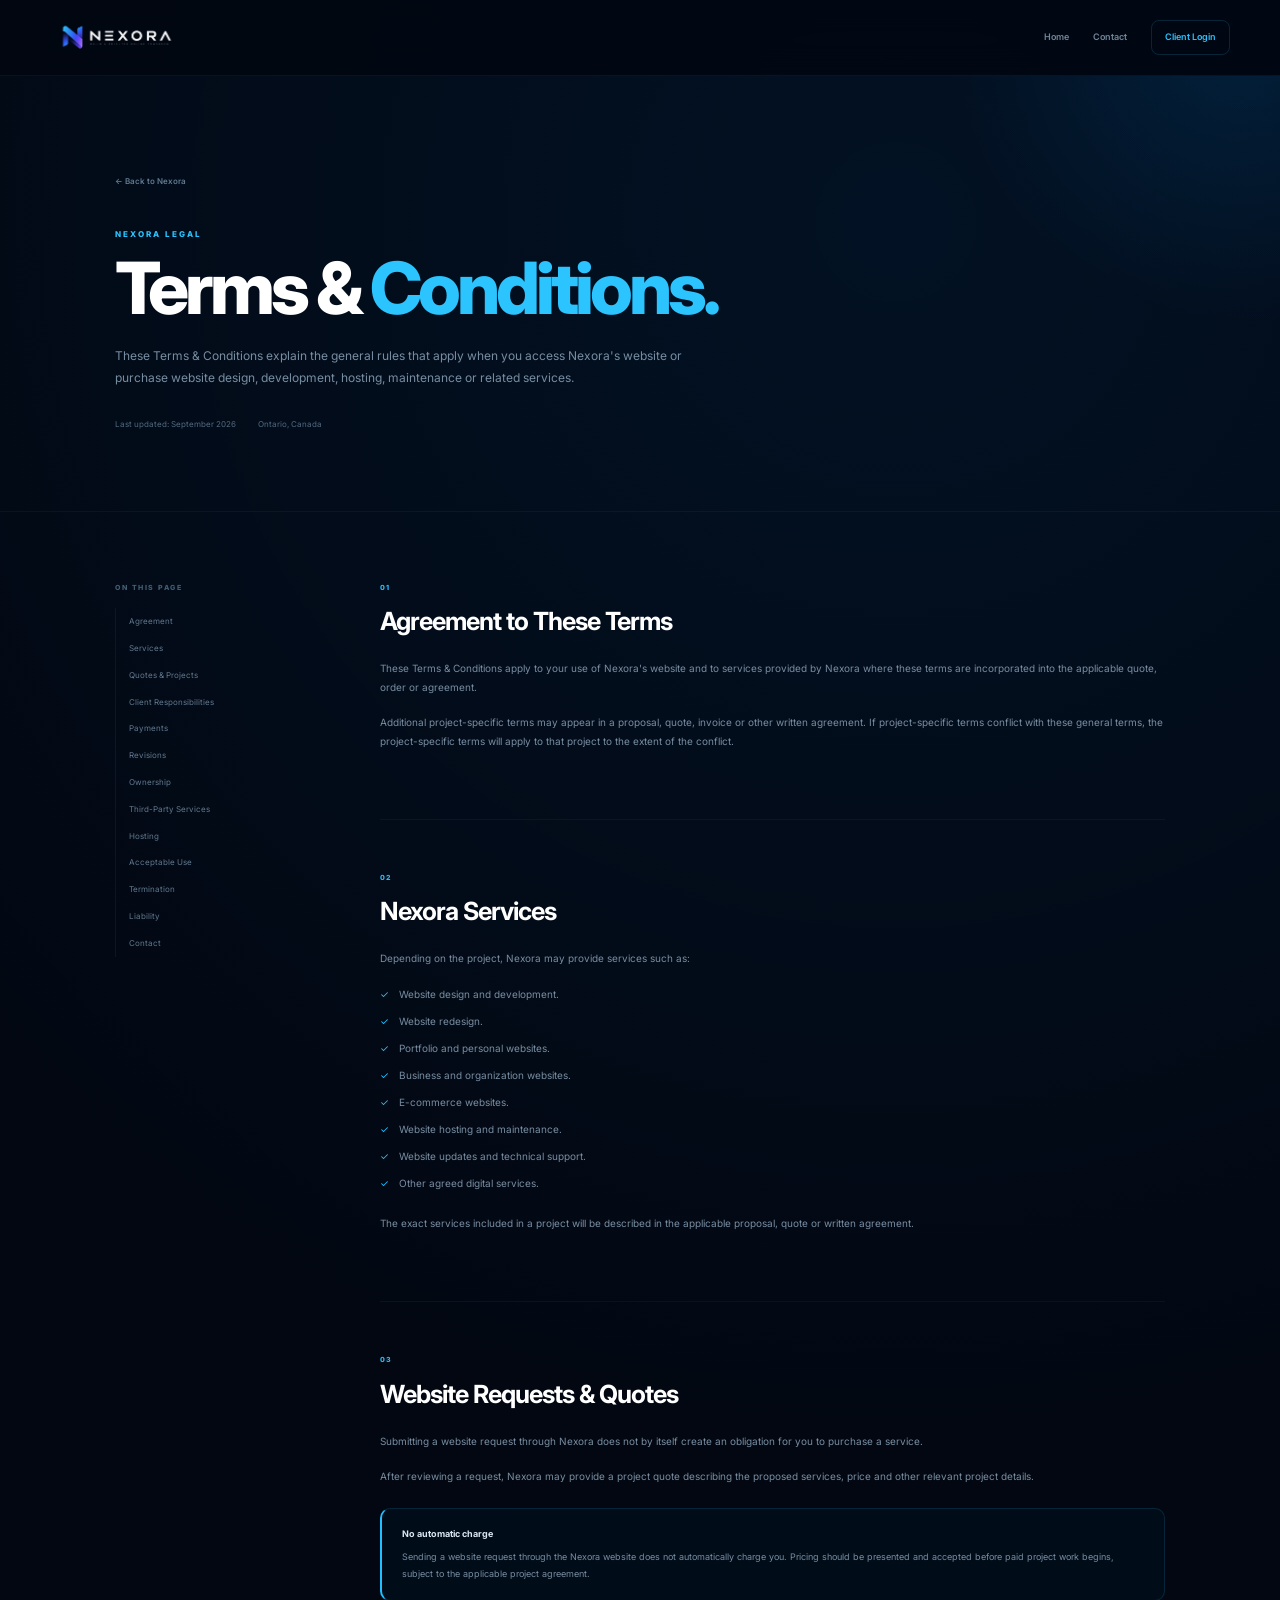
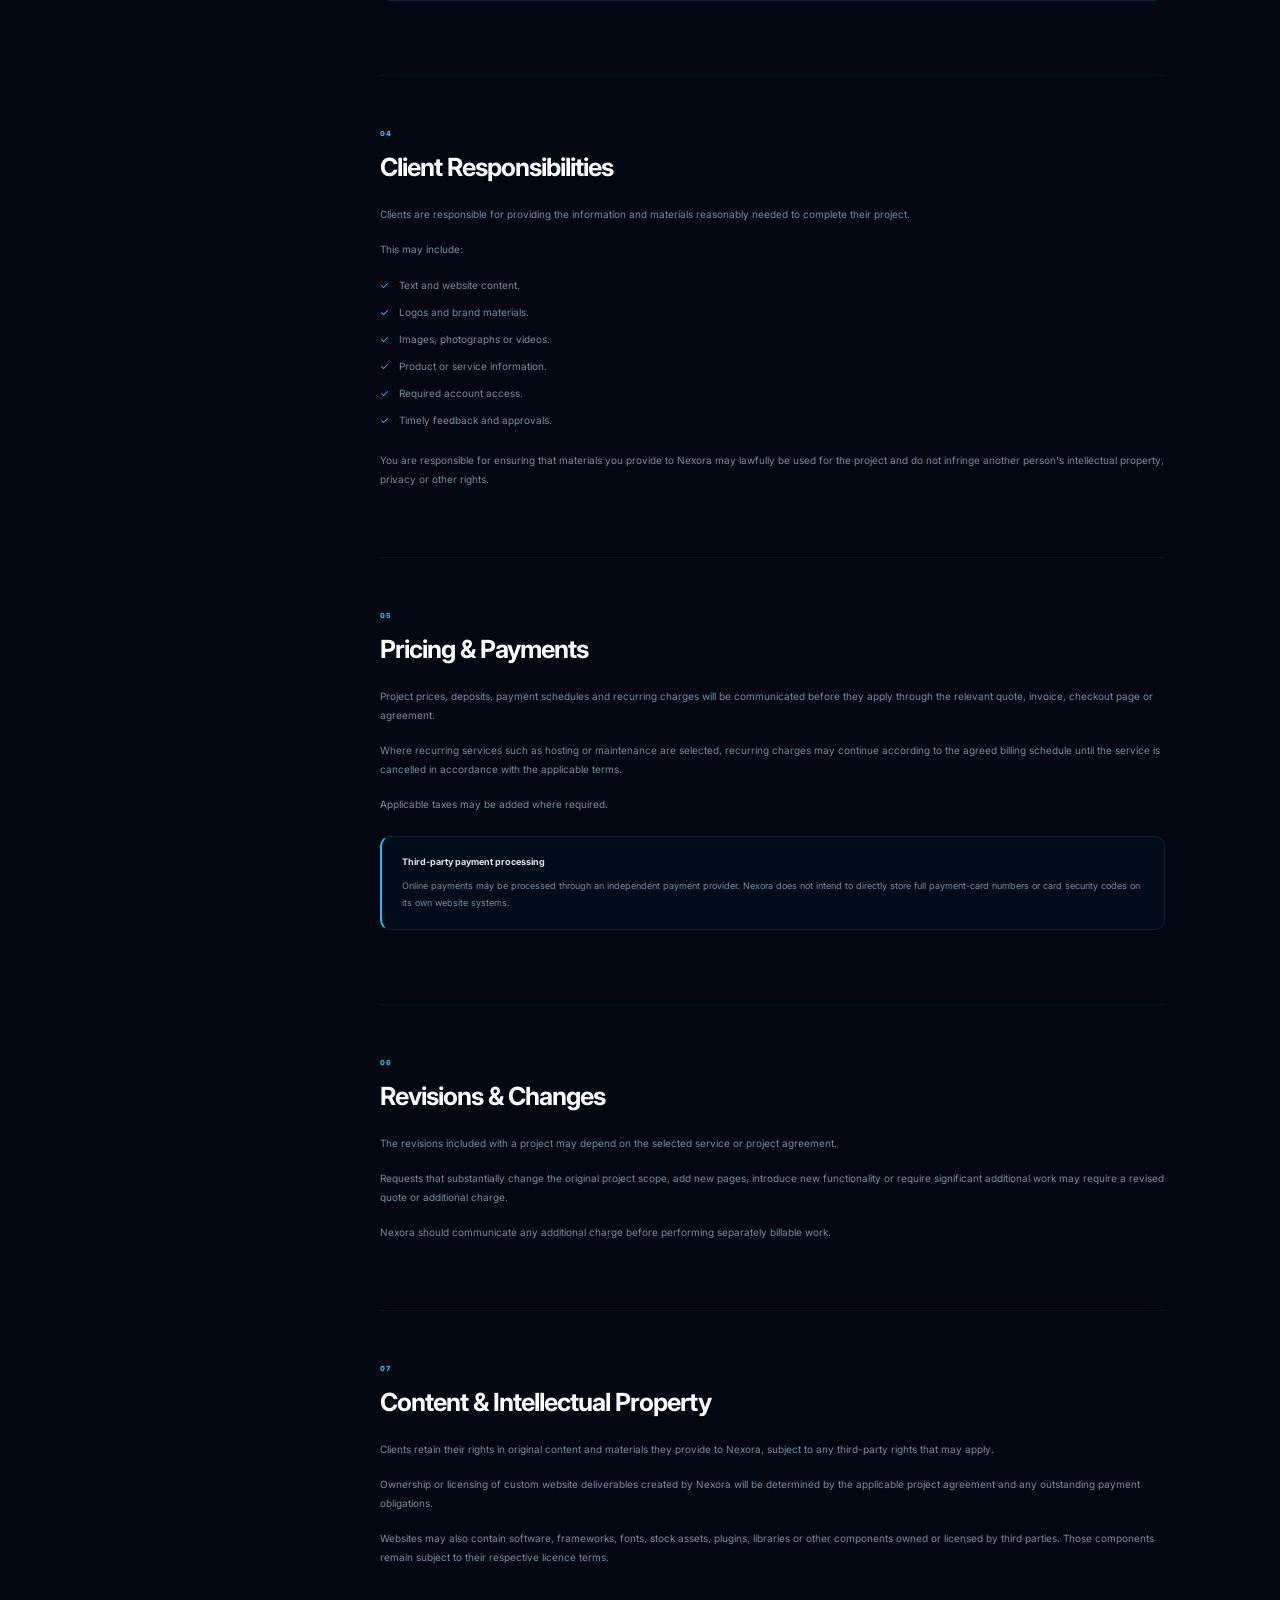
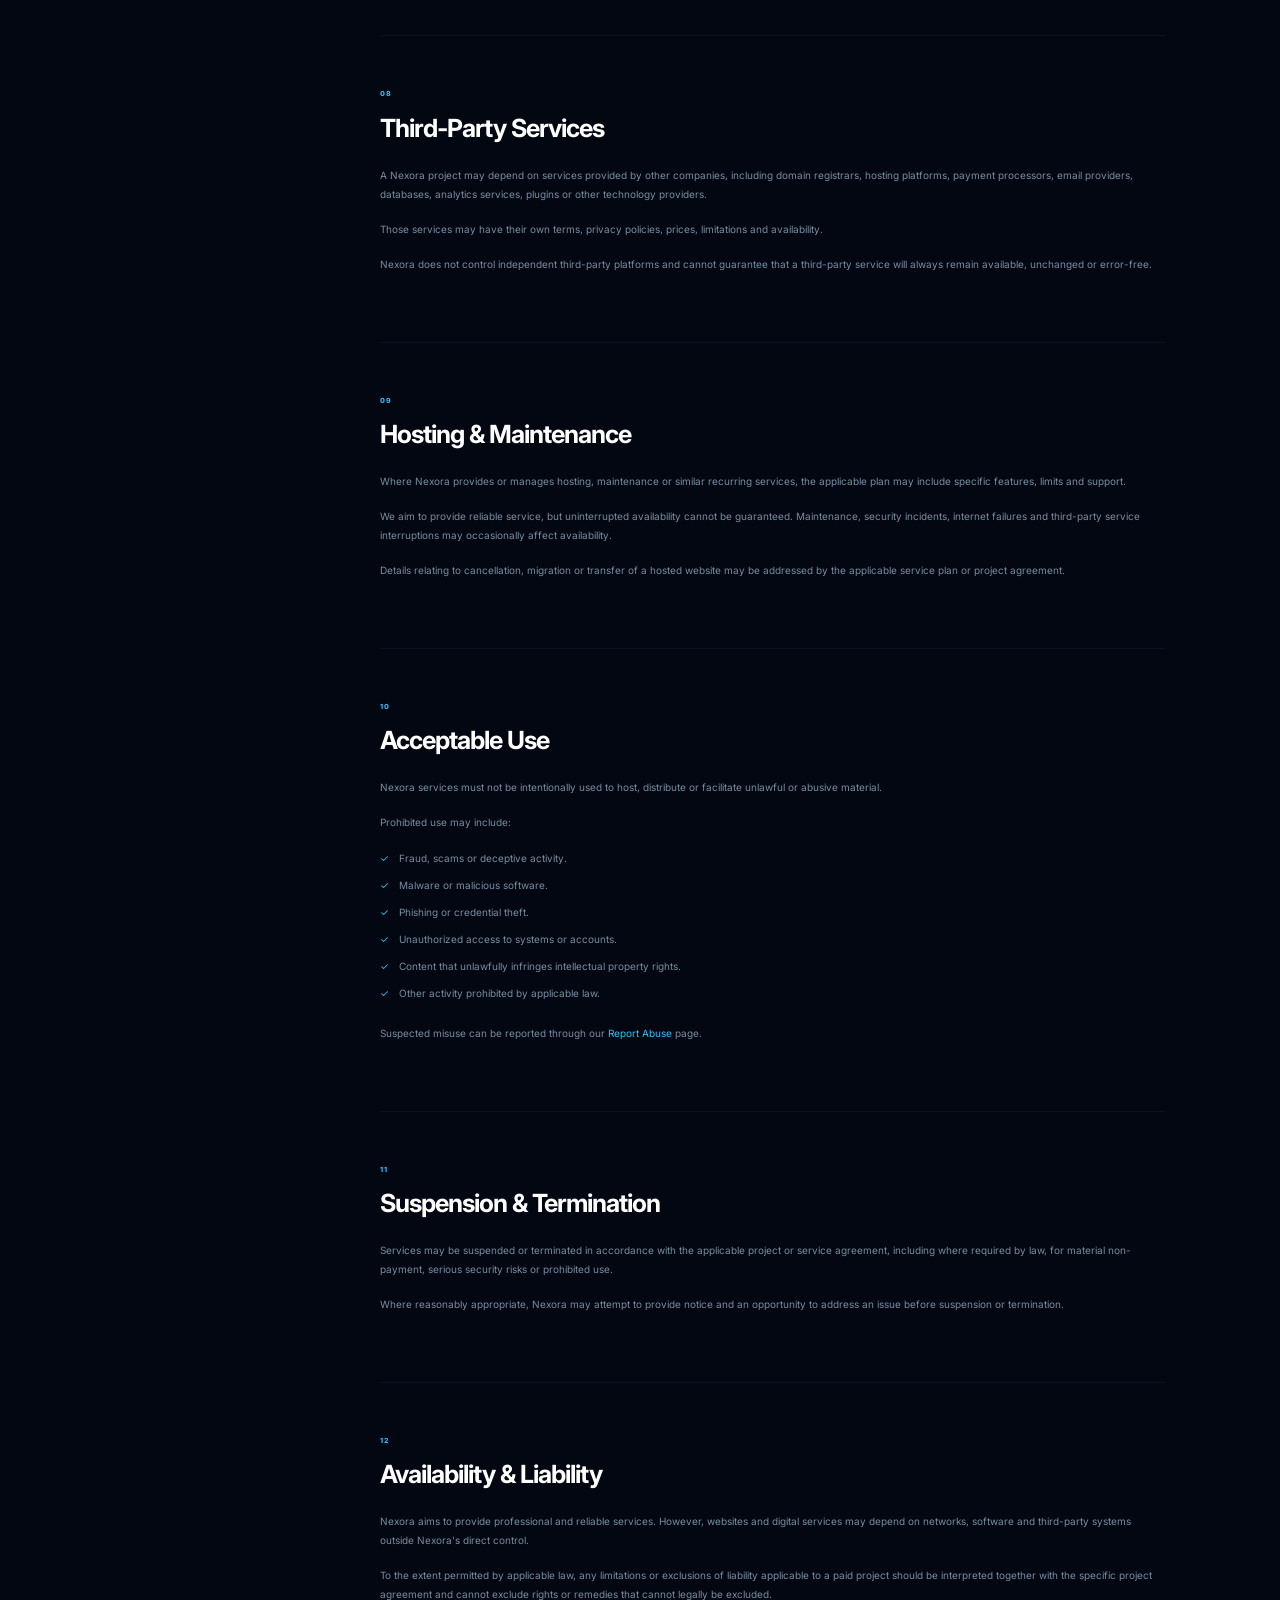
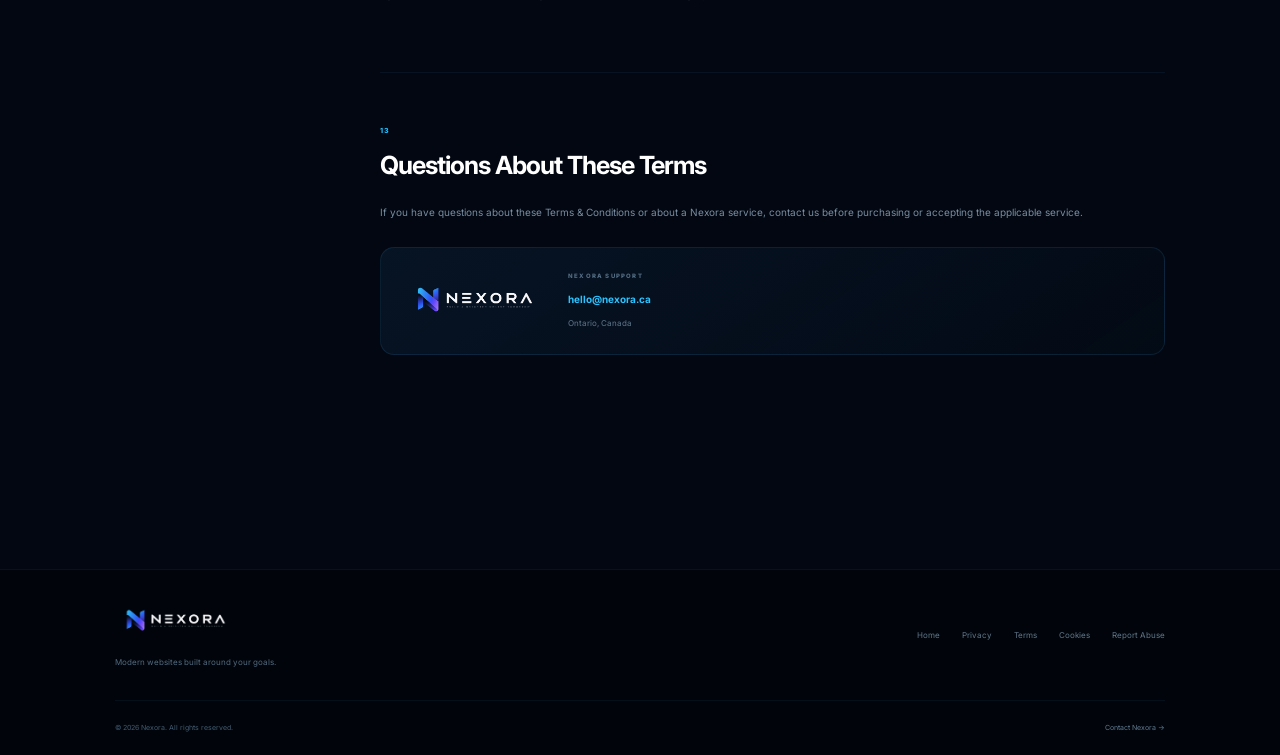
<file: terms.html>
<!DOCTYPE html>
<html lang="en">

<head>
    <meta charset="UTF-8">

    <meta
        name="viewport"
        content="width=device-width, initial-scale=1.0"
    >

    <meta
        name="description"
        content="Terms and Conditions for Nexora website design, development, hosting and related digital services."
    >

    <title>Terms & Conditions | Nexora</title>

    <link rel="stylesheet" href="style.css">
</head>


<body class="legal-page">

    <!-- =====================================================
         NAVIGATION
    ====================================================== -->

    <header class="legal-header">

        <div class="legal-nav">

            <a href="index.html" class="legal-logo">
                <img
                    src="images/nexora-logo.png"
                    alt="Nexora"
                >
            </a>


            <div class="legal-nav-actions">

                <a href="index.html">
                    Home
                </a>

                <a href="index.html#contact">
                    Contact
                </a>

                <a
                    href="login.html"
                    class="legal-login"
                >
                    Client Login
                </a>

            </div>

        </div>

    </header>



    <!-- =====================================================
         HERO
    ====================================================== -->

    <section class="legal-hero">

        <div class="legal-glow"></div>

        <div class="legal-container">

            <a
                href="index.html"
                class="legal-back"
            >
                ← Back to Nexora
            </a>

            <span class="legal-kicker">
                NEXORA LEGAL
            </span>

            <h1>
                Terms &
                <span>Conditions.</span>
            </h1>

            <p>
                These Terms & Conditions explain the general
                rules that apply when you access Nexora's
                website or purchase website design, development,
                hosting, maintenance or related services.
            </p>

            <div class="legal-meta">

                <span>
                    Last updated: September 2026
                </span>

                <span>
                    Ontario, Canada
                </span>

            </div>

        </div>

    </section>



    <!-- =====================================================
         CONTENT
    ====================================================== -->

    <main class="legal-container legal-layout">


        <!-- SIDEBAR -->

        <aside class="legal-sidebar">

            <span>
                ON THIS PAGE
            </span>

            <nav>

                <a href="#agreement">
                    Agreement
                </a>

                <a href="#services">
                    Services
                </a>

                <a href="#quotes">
                    Quotes & Projects
                </a>

                <a href="#client">
                    Client Responsibilities
                </a>

                <a href="#payments">
                    Payments
                </a>

                <a href="#revisions">
                    Revisions
                </a>

                <a href="#ownership">
                    Ownership
                </a>

                <a href="#third-party">
                    Third-Party Services
                </a>

                <a href="#hosting">
                    Hosting
                </a>

                <a href="#acceptable-use">
                    Acceptable Use
                </a>

                <a href="#termination">
                    Termination
                </a>

                <a href="#liability">
                    Liability
                </a>

                <a href="#contact">
                    Contact
                </a>

            </nav>

        </aside>



        <!-- TERMS -->

        <article class="legal-content">


            <!-- 01 -->

            <section id="agreement">

                <span class="legal-section-number">
                    01
                </span>

                <h2>
                    Agreement to These Terms
                </h2>

                <p>
                    These Terms & Conditions apply to your use
                    of Nexora's website and to services provided
                    by Nexora where these terms are incorporated
                    into the applicable quote, order or
                    agreement.
                </p>

                <p>
                    Additional project-specific terms may appear
                    in a proposal, quote, invoice or other
                    written agreement. If project-specific terms
                    conflict with these general terms, the
                    project-specific terms will apply to that
                    project to the extent of the conflict.
                </p>

            </section>



            <!-- 02 -->

            <section id="services">

                <span class="legal-section-number">
                    02
                </span>

                <h2>
                    Nexora Services
                </h2>

                <p>
                    Depending on the project, Nexora may provide
                    services such as:
                </p>

                <ul>

                    <li>
                        Website design and development.
                    </li>

                    <li>
                        Website redesign.
                    </li>

                    <li>
                        Portfolio and personal websites.
                    </li>

                    <li>
                        Business and organization websites.
                    </li>

                    <li>
                        E-commerce websites.
                    </li>

                    <li>
                        Website hosting and maintenance.
                    </li>

                    <li>
                        Website updates and technical support.
                    </li>

                    <li>
                        Other agreed digital services.
                    </li>

                </ul>

                <p>
                    The exact services included in a project will
                    be described in the applicable proposal,
                    quote or written agreement.
                </p>

            </section>



            <!-- 03 -->

            <section id="quotes">

                <span class="legal-section-number">
                    03
                </span>

                <h2>
                    Website Requests & Quotes
                </h2>

                <p>
                    Submitting a website request through Nexora
                    does not by itself create an obligation for
                    you to purchase a service.
                </p>

                <p>
                    After reviewing a request, Nexora may provide
                    a project quote describing the proposed
                    services, price and other relevant project
                    details.
                </p>


                <div class="legal-note">

                    <strong>
                        No automatic charge
                    </strong>

                    <p>
                        Sending a website request through the
                        Nexora website does not automatically
                        charge you. Pricing should be presented
                        and accepted before paid project work
                        begins, subject to the applicable project
                        agreement.
                    </p>

                </div>

            </section>



            <!-- 04 -->

            <section id="client">

                <span class="legal-section-number">
                    04
                </span>

                <h2>
                    Client Responsibilities
                </h2>

                <p>
                    Clients are responsible for providing the
                    information and materials reasonably needed
                    to complete their project.
                </p>

                <p>
                    This may include:
                </p>

                <ul>

                    <li>
                        Text and website content.
                    </li>

                    <li>
                        Logos and brand materials.
                    </li>

                    <li>
                        Images, photographs or videos.
                    </li>

                    <li>
                        Product or service information.
                    </li>

                    <li>
                        Required account access.
                    </li>

                    <li>
                        Timely feedback and approvals.
                    </li>

                </ul>

                <p>
                    You are responsible for ensuring that
                    materials you provide to Nexora may lawfully
                    be used for the project and do not infringe
                    another person's intellectual property,
                    privacy or other rights.
                </p>

            </section>



            <!-- 05 -->

            <section id="payments">

                <span class="legal-section-number">
                    05
                </span>

                <h2>
                    Pricing & Payments
                </h2>

                <p>
                    Project prices, deposits, payment schedules
                    and recurring charges will be communicated
                    before they apply through the relevant quote,
                    invoice, checkout page or agreement.
                </p>

                <p>
                    Where recurring services such as hosting or
                    maintenance are selected, recurring charges
                    may continue according to the agreed billing
                    schedule until the service is cancelled in
                    accordance with the applicable terms.
                </p>

                <p>
                    Applicable taxes may be added where required.
                </p>


                <div class="legal-note">

                    <strong>
                        Third-party payment processing
                    </strong>

                    <p>
                        Online payments may be processed through
                        an independent payment provider. Nexora
                        does not intend to directly store full
                        payment-card numbers or card security
                        codes on its own website systems.
                    </p>

                </div>

            </section>



            <!-- 06 -->

            <section id="revisions">

                <span class="legal-section-number">
                    06
                </span>

                <h2>
                    Revisions & Changes
                </h2>

                <p>
                    The revisions included with a project may
                    depend on the selected service or project
                    agreement.
                </p>

                <p>
                    Requests that substantially change the
                    original project scope, add new pages,
                    introduce new functionality or require
                    significant additional work may require a
                    revised quote or additional charge.
                </p>

                <p>
                    Nexora should communicate any additional
                    charge before performing separately billable
                    work.
                </p>

            </section>



            <!-- 07 -->

            <section id="ownership">

                <span class="legal-section-number">
                    07
                </span>

                <h2>
                    Content & Intellectual Property
                </h2>

                <p>
                    Clients retain their rights in original
                    content and materials they provide to Nexora,
                    subject to any third-party rights that may
                    apply.
                </p>

                <p>
                    Ownership or licensing of custom website
                    deliverables created by Nexora will be
                    determined by the applicable project
                    agreement and any outstanding payment
                    obligations.
                </p>

                <p>
                    Websites may also contain software,
                    frameworks, fonts, stock assets, plugins,
                    libraries or other components owned or
                    licensed by third parties. Those components
                    remain subject to their respective licence
                    terms.
                </p>

            </section>



            <!-- 08 -->

            <section id="third-party">

                <span class="legal-section-number">
                    08
                </span>

                <h2>
                    Third-Party Services
                </h2>

                <p>
                    A Nexora project may depend on services
                    provided by other companies, including
                    domain registrars, hosting platforms,
                    payment processors, email providers,
                    databases, analytics services, plugins or
                    other technology providers.
                </p>

                <p>
                    Those services may have their own terms,
                    privacy policies, prices, limitations and
                    availability.
                </p>

                <p>
                    Nexora does not control independent
                    third-party platforms and cannot guarantee
                    that a third-party service will always
                    remain available, unchanged or error-free.
                </p>

            </section>



            <!-- 09 -->

            <section id="hosting">

                <span class="legal-section-number">
                    09
                </span>

                <h2>
                    Hosting & Maintenance
                </h2>

                <p>
                    Where Nexora provides or manages hosting,
                    maintenance or similar recurring services,
                    the applicable plan may include specific
                    features, limits and support.
                </p>

                <p>
                    We aim to provide reliable service, but
                    uninterrupted availability cannot be
                    guaranteed. Maintenance, security incidents,
                    internet failures and third-party service
                    interruptions may occasionally affect
                    availability.
                </p>

                <p>
                    Details relating to cancellation,
                    migration or transfer of a hosted website
                    may be addressed by the applicable service
                    plan or project agreement.
                </p>

            </section>



            <!-- 10 -->

            <section id="acceptable-use">

                <span class="legal-section-number">
                    10
                </span>

                <h2>
                    Acceptable Use
                </h2>

                <p>
                    Nexora services must not be intentionally
                    used to host, distribute or facilitate
                    unlawful or abusive material.
                </p>

                <p>
                    Prohibited use may include:
                </p>

                <ul>

                    <li>
                        Fraud, scams or deceptive activity.
                    </li>

                    <li>
                        Malware or malicious software.
                    </li>

                    <li>
                        Phishing or credential theft.
                    </li>

                    <li>
                        Unauthorized access to systems or
                        accounts.
                    </li>

                    <li>
                        Content that unlawfully infringes
                        intellectual property rights.
                    </li>

                    <li>
                        Other activity prohibited by applicable
                        law.
                    </li>

                </ul>

                <p>
                    Suspected misuse can be reported through our
                    <a href="report-abuse.html">
                        Report Abuse
                    </a>
                    page.
                </p>

            </section>



            <!-- 11 -->

            <section id="termination">

                <span class="legal-section-number">
                    11
                </span>

                <h2>
                    Suspension & Termination
                </h2>

                <p>
                    Services may be suspended or terminated in
                    accordance with the applicable project or
                    service agreement, including where required
                    by law, for material non-payment, serious
                    security risks or prohibited use.
                </p>

                <p>
                    Where reasonably appropriate, Nexora may
                    attempt to provide notice and an opportunity
                    to address an issue before suspension or
                    termination.
                </p>

            </section>



            <!-- 12 -->

            <section id="liability">

                <span class="legal-section-number">
                    12
                </span>

                <h2>
                    Availability & Liability
                </h2>

                <p>
                    Nexora aims to provide professional and
                    reliable services. However, websites and
                    digital services may depend on networks,
                    software and third-party systems outside
                    Nexora's direct control.
                </p>

                <p>
                    To the extent permitted by applicable law,
                    any limitations or exclusions of liability
                    applicable to a paid project should be
                    interpreted together with the specific
                    project agreement and cannot exclude rights
                    or remedies that cannot legally be excluded.
                </p>

            </section>



            <!-- 13 -->

            <section id="contact">

                <span class="legal-section-number">
                    13
                </span>

                <h2>
                    Questions About These Terms
                </h2>

                <p>
                    If you have questions about these Terms &
                    Conditions or about a Nexora service, contact
                    us before purchasing or accepting the
                    applicable service.
                </p>


                <div class="legal-contact-card">

                    <img
                        src="images/nexora-logo.png"
                        alt="Nexora"
                    >

                    <div>

                        <span>
                            NEXORA SUPPORT
                        </span>

                        <a href="mailto:hello@nexora.ca">
                            hello@nexora.ca
                        </a>

                        <p>
                            Ontario, Canada
                        </p>

                    </div>

                </div>

            </section>


        </article>

    </main>



    <!-- =====================================================
         FOOTER
    ====================================================== -->

    <footer class="legal-footer">

        <div class="legal-container legal-footer-inner">


            <div class="legal-footer-brand">

                <img
                    src="images/nexora-logo.png"
                    alt="Nexora"
                >

                <p>
                    Modern websites built around your goals.
                </p>

            </div>


            <div class="legal-footer-links">

                <a href="index.html">
                    Home
                </a>

                <a href="privacy.html">
                    Privacy
                </a>

                <a href="terms.html">
                    Terms
                </a>

                <a href="cookies.html">
                    Cookies
                </a>

                <a href="report-abuse.html">
                    Report Abuse
                </a>

            </div>

        </div>


        <div class="legal-container legal-footer-bottom">

            <span>
                © 2026 Nexora. All rights reserved.
            </span>

            <a href="index.html#contact">
                Contact Nexora →
            </a>

        </div>

    </footer>

</body>

</html>
</file>
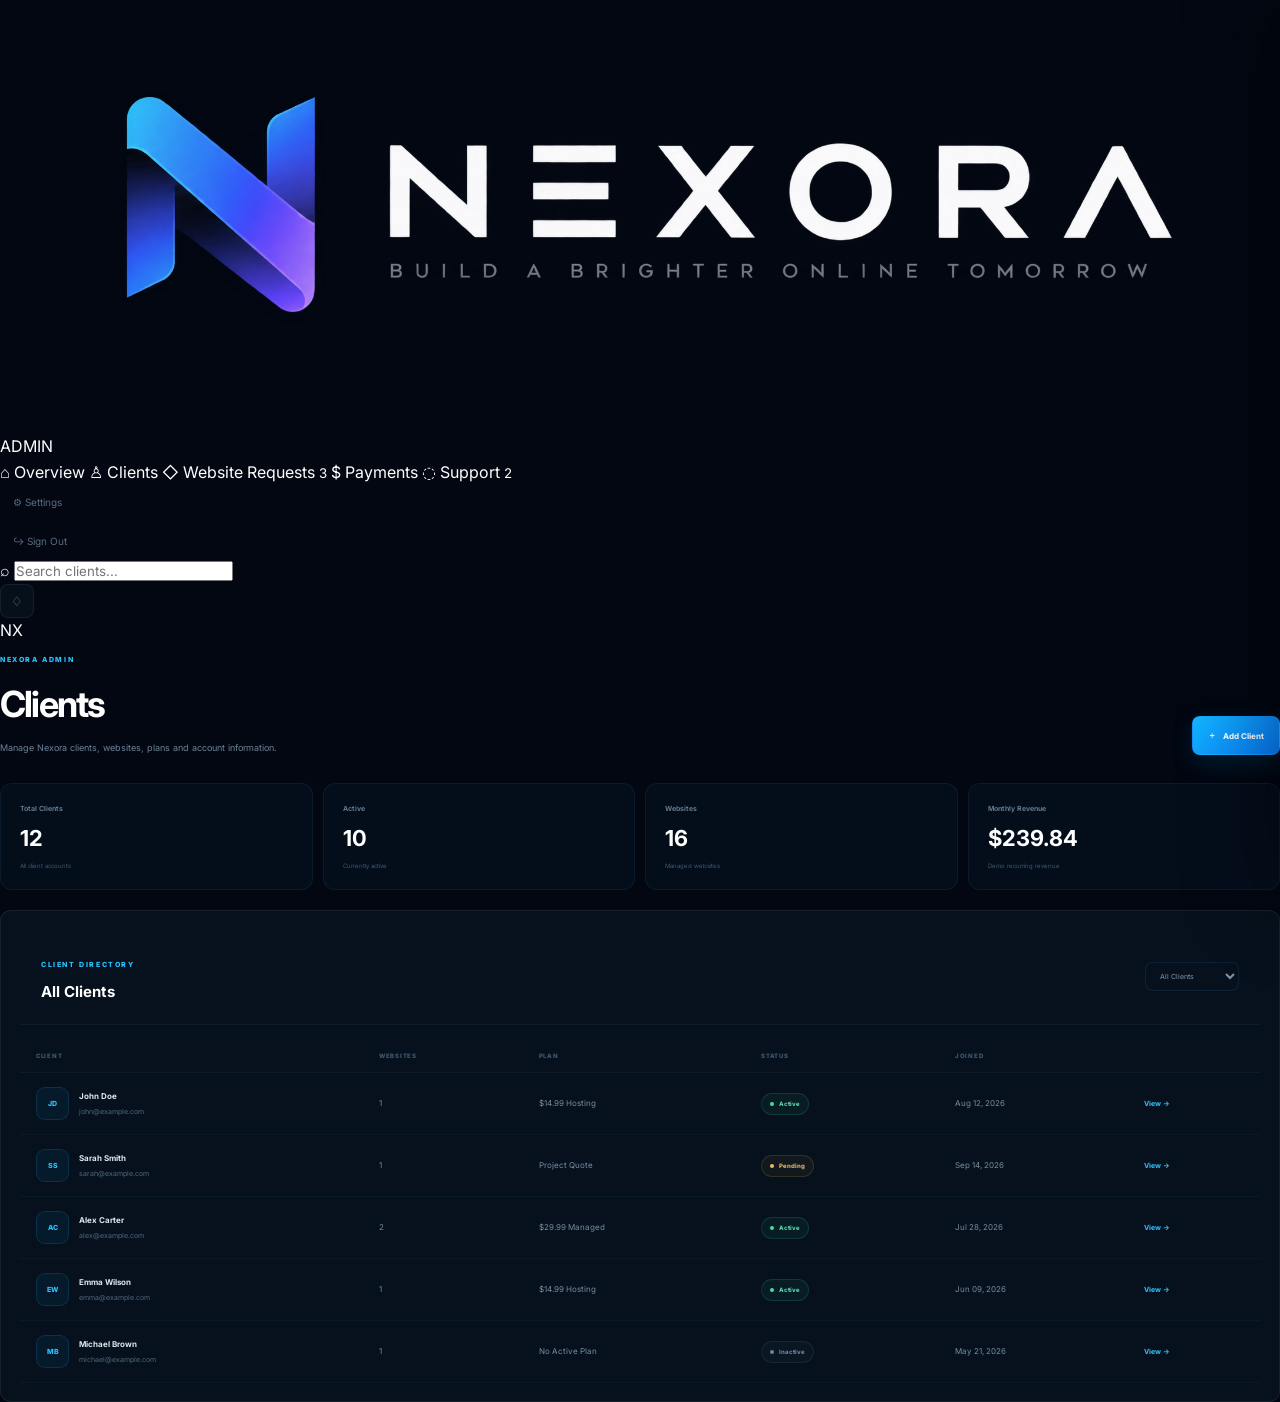
<file: admin/clients.html>
<!DOCTYPE html>
<html lang="en">
<head>
    <meta charset="UTF-8">
    <meta name="viewport" content="width=device-width, initial-scale=1.0">
    <title>Clients | Nexora Admin</title>

    <link rel="stylesheet" href="../style.css">
</head>

<body class="portal-page admin-page">

<div class="portal-layout">

    <!-- SIDEBAR -->
    <aside class="portal-sidebar">

        <a href="../index.html" class="portal-logo">
            <img src="../images/nexora-logo.png" alt="Nexora">
        </a>

        <div class="sidebar-label">ADMIN</div>

        <nav class="portal-nav">

            <a href="dashboard.html">
                <span>⌂</span>
                Overview
            </a>

            <a href="clients.html" class="active">
                <span>♙</span>
                Clients
            </a>

            <a href="projects.html">
                <span>◇</span>
                Website Requests
                <small>3</small>
            </a>

            <a href="payments.html">
                <span>$</span>
                Payments
            </a>

            <a href="support.html">
                <span>◌</span>
                Support
                <small>2</small>
            </a>

        </nav>

        <div class="sidebar-bottom">

            <a href="#">
                <span>⚙</span>
                Settings
            </a>

            <a href="../login.html">
                <span>↪</span>
                Sign Out
            </a>

        </div>

    </aside>


    <!-- MAIN -->
    <main class="portal-main">

        <!-- TOPBAR -->
        <header class="portal-topbar">

            <div class="admin-search-wrap">
                <span>⌕</span>

                <input
                    type="search"
                    id="clientSearch"
                    placeholder="Search clients..."
                >
            </div>

            <div class="portal-top-actions">

                <button class="notification-button" id="clientNotifications">
                    ♢
                    <i></i>
                </button>

                <div class="admin-avatar">
                    NX
                </div>

            </div>

        </header>


        <div class="portal-content admin-clients-content">

            <!-- HEADER -->
            <section class="admin-clients-hero">

                <div>
                    <span class="admin-eyebrow">
                        NEXORA ADMIN
                    </span>

                    <h1>Clients</h1>

                    <p>
                        Manage Nexora clients, websites,
                        plans and account information.
                    </p>
                </div>

                <button
                    class="admin-primary-button"
                    id="addClientButton"
                >
                    <span>＋</span>
                    Add Client
                </button>

            </section>


            <!-- STATS -->
            <section class="client-stat-grid">

                <article>
                    <span>Total Clients</span>
                    <strong id="totalClients">12</strong>
                    <small>All client accounts</small>
                </article>

                <article>
                    <span>Active</span>
                    <strong id="activeClients">10</strong>
                    <small>Currently active</small>
                </article>

                <article>
                    <span>Websites</span>
                    <strong id="totalWebsites">16</strong>
                    <small>Managed websites</small>
                </article>

                <article>
                    <span>Monthly Revenue</span>
                    <strong>$239.84</strong>
                    <small>Demo recurring revenue</small>
                </article>

            </section>


            <!-- CLIENT TABLE -->
            <section class="admin-panel clients-panel">

                <div class="admin-panel-header">

                    <div>
                        <span class="admin-panel-kicker">
                            CLIENT DIRECTORY
                        </span>

                        <h2>All Clients</h2>
                    </div>

                    <div class="client-table-tools">

                        <select id="clientStatusFilter">
                            <option value="all">
                                All Clients
                            </option>

                            <option value="active">
                                Active
                            </option>

                            <option value="pending">
                                Pending
                            </option>

                            <option value="inactive">
                                Inactive
                            </option>
                        </select>

                    </div>

                </div>


                <div class="client-table-wrapper">

                    <table class="client-table">

                        <thead>
                            <tr>
                                <th>Client</th>
                                <th>Websites</th>
                                <th>Plan</th>
                                <th>Status</th>
                                <th>Joined</th>
                                <th></th>
                            </tr>
                        </thead>

                        <tbody id="clientTableBody">

                            <tr
                                class="client-row"
                                data-status="active"
                                data-client="John Doe"
                                data-email="john@example.com"
                                data-phone="+1 416 555 0198"
                                data-websites="1"
                                data-plan="$14.99 Hosting"
                                data-joined="Aug 12, 2026"
                            >

                                <td>
                                    <div class="client-identity">
                                        <div class="client-avatar">
                                            JD
                                        </div>

                                        <div>
                                            <strong>
                                                John Doe
                                            </strong>

                                            <span>
                                                john@example.com
                                            </span>
                                        </div>
                                    </div>
                                </td>

                                <td>1</td>

                                <td>
                                    $14.99 Hosting
                                </td>

                                <td>
                                    <span class="client-status active">
                                        Active
                                    </span>
                                </td>

                                <td>
                                    Aug 12, 2026
                                </td>

                                <td>
                                    <button class="client-view-button">
                                        View →
                                    </button>
                                </td>

                            </tr>


                            <tr
                                class="client-row"
                                data-status="pending"
                                data-client="Sarah Smith"
                                data-email="sarah@example.com"
                                data-phone="+1 647 555 0114"
                                data-websites="1"
                                data-plan="Project Quote"
                                data-joined="Sep 14, 2026"
                            >

                                <td>
                                    <div class="client-identity">

                                        <div class="client-avatar">
                                            SS
                                        </div>

                                        <div>
                                            <strong>
                                                Sarah Smith
                                            </strong>

                                            <span>
                                                sarah@example.com
                                            </span>
                                        </div>

                                    </div>
                                </td>

                                <td>1</td>

                                <td>
                                    Project Quote
                                </td>

                                <td>
                                    <span class="client-status pending">
                                        Pending
                                    </span>
                                </td>

                                <td>
                                    Sep 14, 2026
                                </td>

                                <td>
                                    <button class="client-view-button">
                                        View →
                                    </button>
                                </td>

                            </tr>


                            <tr
                                class="client-row"
                                data-status="active"
                                data-client="Alex Carter"
                                data-email="alex@example.com"
                                data-phone="+1 905 555 0171"
                                data-websites="2"
                                data-plan="$29.99 Managed"
                                data-joined="Jul 28, 2026"
                            >

                                <td>
                                    <div class="client-identity">

                                        <div class="client-avatar">
                                            AC
                                        </div>

                                        <div>
                                            <strong>
                                                Alex Carter
                                            </strong>

                                            <span>
                                                alex@example.com
                                            </span>
                                        </div>

                                    </div>
                                </td>

                                <td>2</td>

                                <td>
                                    $29.99 Managed
                                </td>

                                <td>
                                    <span class="client-status active">
                                        Active
                                    </span>
                                </td>

                                <td>
                                    Jul 28, 2026
                                </td>

                                <td>
                                    <button class="client-view-button">
                                        View →
                                    </button>
                                </td>

                            </tr>


                            <tr
                                class="client-row"
                                data-status="active"
                                data-client="Emma Wilson"
                                data-email="emma@example.com"
                                data-phone="+1 289 555 0144"
                                data-websites="1"
                                data-plan="$14.99 Hosting"
                                data-joined="Jun 09, 2026"
                            >

                                <td>
                                    <div class="client-identity">

                                        <div class="client-avatar">
                                            EW
                                        </div>

                                        <div>
                                            <strong>
                                                Emma Wilson
                                            </strong>

                                            <span>
                                                emma@example.com
                                            </span>
                                        </div>

                                    </div>
                                </td>

                                <td>1</td>

                                <td>
                                    $14.99 Hosting
                                </td>

                                <td>
                                    <span class="client-status active">
                                        Active
                                    </span>
                                </td>

                                <td>
                                    Jun 09, 2026
                                </td>

                                <td>
                                    <button class="client-view-button">
                                        View →
                                    </button>
                                </td>

                            </tr>


                            <tr
                                class="client-row"
                                data-status="inactive"
                                data-client="Michael Brown"
                                data-email="michael@example.com"
                                data-phone="+1 416 555 0136"
                                data-websites="1"
                                data-plan="No Active Plan"
                                data-joined="May 21, 2026"
                            >

                                <td>
                                    <div class="client-identity">

                                        <div class="client-avatar">
                                            MB
                                        </div>

                                        <div>
                                            <strong>
                                                Michael Brown
                                            </strong>

                                            <span>
                                                michael@example.com
                                            </span>
                                        </div>

                                    </div>
                                </td>

                                <td>1</td>

                                <td>
                                    No Active Plan
                                </td>

                                <td>
                                    <span class="client-status inactive">
                                        Inactive
                                    </span>
                                </td>

                                <td>
                                    May 21, 2026
                                </td>

                                <td>
                                    <button class="client-view-button">
                                        View →
                                    </button>
                                </td>

                            </tr>

                        </tbody>

                    </table>

                </div>


                <div
                    class="clients-empty"
                    id="clientsEmpty"
                    hidden
                >
                    <span>⌕</span>

                    <h3>No clients found</h3>

                    <p>
                        Try changing your search or filter.
                    </p>
                </div>

            </section>

        </div>

    </main>

</div>



<!-- =====================================================
     CLIENT DETAILS PANEL
===================================================== -->

<div
    class="client-panel-overlay"
    id="clientPanelOverlay"
></div>


<aside
    class="client-details-panel"
    id="clientDetailsPanel"
>

    <div class="client-panel-header">

        <div>
            <span>CLIENT PROFILE</span>
            <h2 id="panelClientName">John Doe</h2>
        </div>

        <button id="closeClientPanel">
            ×
        </button>

    </div>


    <div class="client-profile-summary">

        <div
            class="client-profile-avatar"
            id="panelClientAvatar"
        >
            JD
        </div>

        <div>
            <strong id="panelClientNameSmall">
                John Doe
            </strong>

            <span id="panelClientStatus">
                Active Client
            </span>
        </div>

    </div>


    <div class="client-detail-section">

        <span class="client-detail-title">
            CONTACT
        </span>

        <div class="client-detail-item">
            <small>Email</small>

            <a
                href="mailto:john@example.com"
                id="panelClientEmail"
            >
                john@example.com
            </a>
        </div>

        <div class="client-detail-item">
            <small>Phone</small>

            <span id="panelClientPhone">
                +1 416 555 0198
            </span>
        </div>

    </div>


    <div class="client-detail-section">

        <span class="client-detail-title">
            ACCOUNT
        </span>

        <div class="client-detail-grid">

            <div>
                <small>Websites</small>
                <strong id="panelClientWebsites">
                    1
                </strong>
            </div>

            <div>
                <small>Joined</small>
                <strong id="panelClientJoined">
                    Aug 12, 2026
                </strong>
            </div>

        </div>

    </div>


    <div class="client-detail-section">

        <span class="client-detail-title">
            PLAN
        </span>

        <div class="client-plan-card">

            <div>
                <small>Current Plan</small>

                <strong id="panelClientPlan">
                    $14.99 Hosting
                </strong>
            </div>

            <span>ACTIVE</span>

        </div>

    </div>


    <div class="client-detail-section">

        <span class="client-detail-title">
            WEBSITES
        </span>

        <div class="client-mini-website">

            <div class="mini-website-icon">
                ◇
            </div>

            <div>
                <strong>
                    John's Landscaping
                </strong>

                <span>
                    johnslandscaping.ca
                </span>
            </div>

            <button>
                →
            </button>

        </div>

    </div>


    <div class="client-panel-actions">

        <button id="messageClientButton">
            Message Client
        </button>

        <button id="editClientButton">
            Edit Client
        </button>

    </div>

</aside>



<!-- =====================================================
     ADD CLIENT MODAL
===================================================== -->

<div
    class="admin-modal-overlay"
    id="addClientModal"
>

    <div class="admin-modal">

        <div class="admin-modal-header">

            <div>
                <span>NEW CLIENT</span>
                <h2>Add Client</h2>
            </div>

            <button id="closeAddClientModal">
                ×
            </button>

        </div>


        <form id="addClientForm">

            <div class="admin-form-row">

                <div class="admin-form-field">

                    <label for="newFirstName">
                        First Name
                    </label>

                    <input
                        id="newFirstName"
                        type="text"
                        placeholder="John"
                        required
                    >

                </div>


                <div class="admin-form-field">

                    <label for="newLastName">
                        Last Name
                    </label>

                    <input
                        id="newLastName"
                        type="text"
                        placeholder="Doe"
                        required
                    >

                </div>

            </div>


            <div class="admin-form-field">

                <label for="newClientEmail">
                    Email Address
                </label>

                <input
                    id="newClientEmail"
                    type="email"
                    placeholder="client@example.com"
                    required
                >

            </div>


            <div class="admin-form-field">

                <label for="newClientPhone">
                    Phone Number
                </label>

                <input
                    id="newClientPhone"
                    type="tel"
                    placeholder="+1 000 000 0000"
                >

            </div>


            <div class="admin-form-row">

                <div class="admin-form-field">

                    <label for="newClientPlan">
                        Plan
                    </label>

                    <select id="newClientPlan">

                        <option value="No Active Plan">
                            No Active Plan
                        </option>

                        <option value="$14.99 Hosting">
                            $14.99 Hosting
                        </option>

                        <option value="$29.99 Managed">
                            $29.99 Managed
                        </option>

                        <option value="Project Quote">
                            Project Quote
                        </option>

                    </select>

                </div>


                <div class="admin-form-field">

                    <label for="newClientStatus">
                        Status
                    </label>

                    <select id="newClientStatus">

                        <option value="active">
                            Active
                        </option>

                        <option value="pending">
                            Pending
                        </option>

                        <option value="inactive">
                            Inactive
                        </option>

                    </select>

                </div>

            </div>


            <div class="admin-form-actions">

                <button
                    type="button"
                    id="cancelAddClient"
                >
                    Cancel
                </button>

                <button
                    type="submit"
                    class="admin-primary-button"
                >
                    Add Client
                </button>

            </div>

        </form>

    </div>

</div>


<script src="../js/admin.js"></script>
<script src="../js/clients.js"></script>

</body>
</html>
</file>
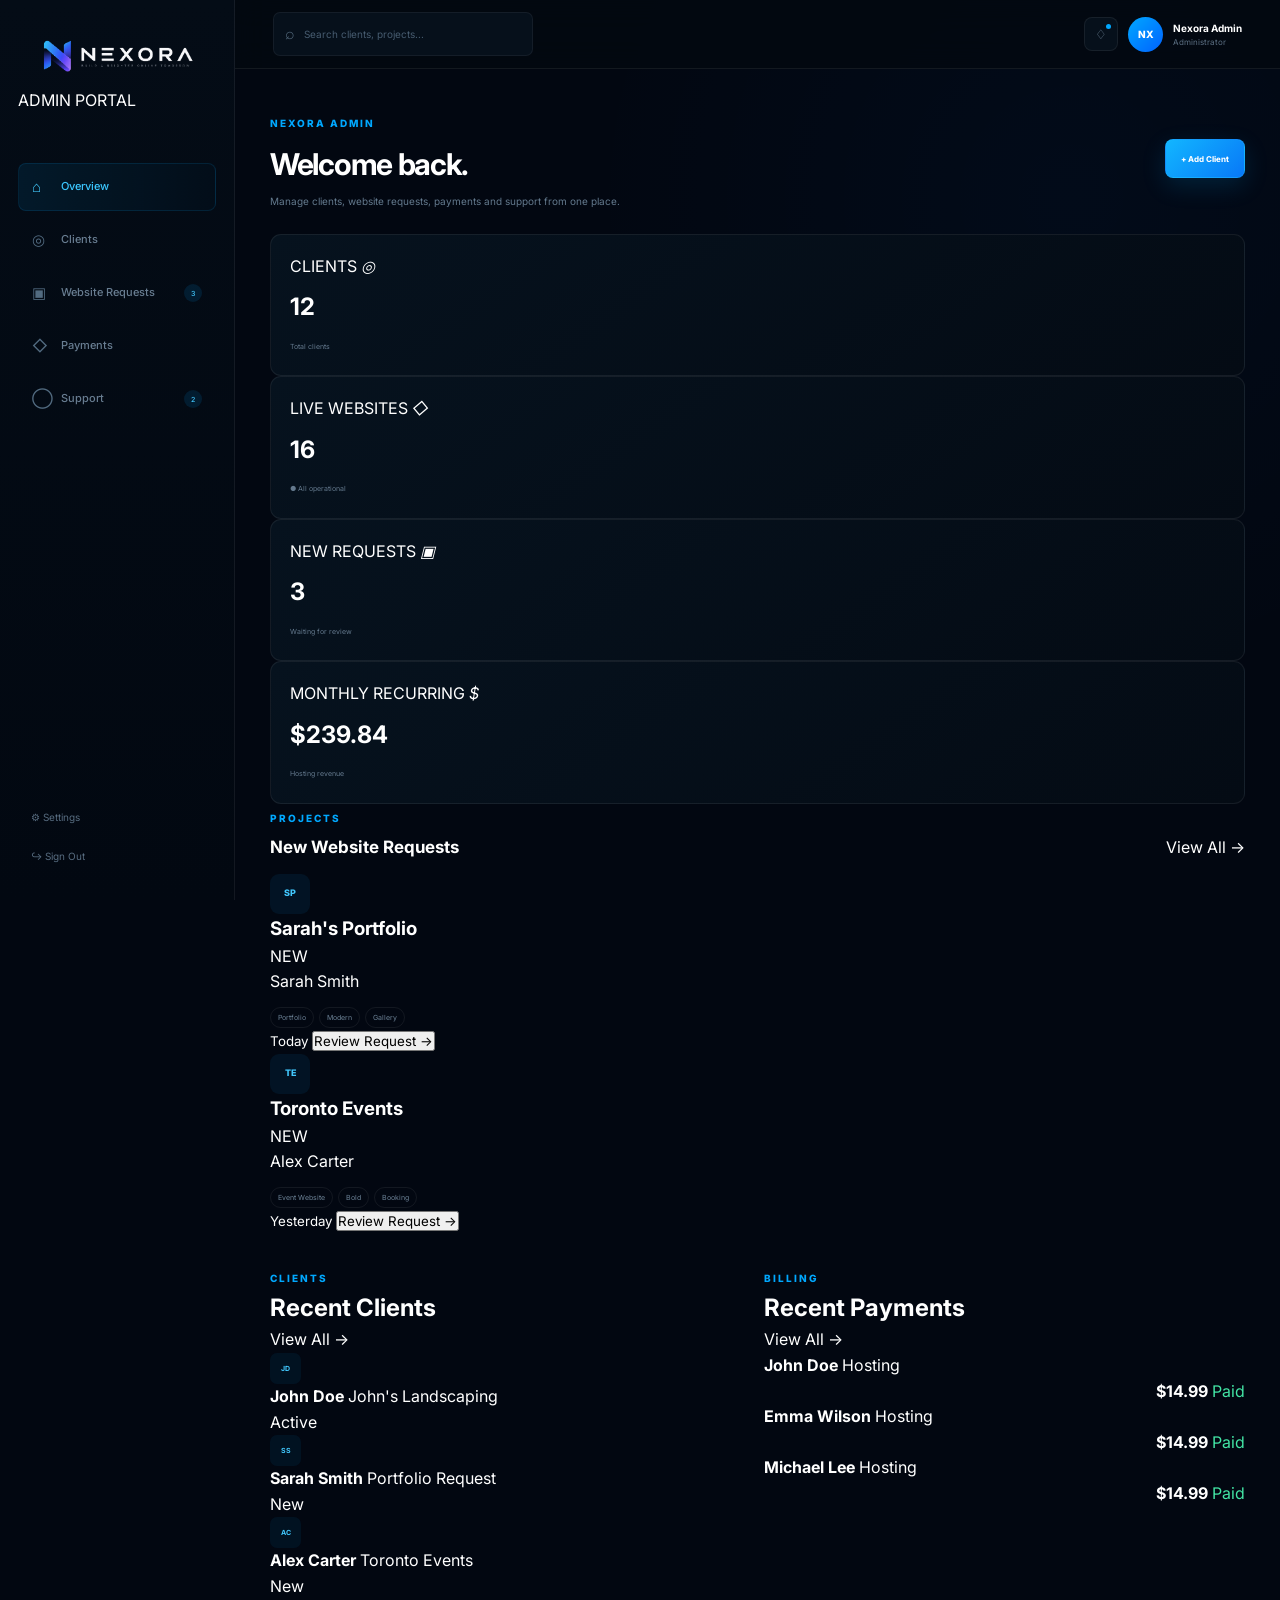
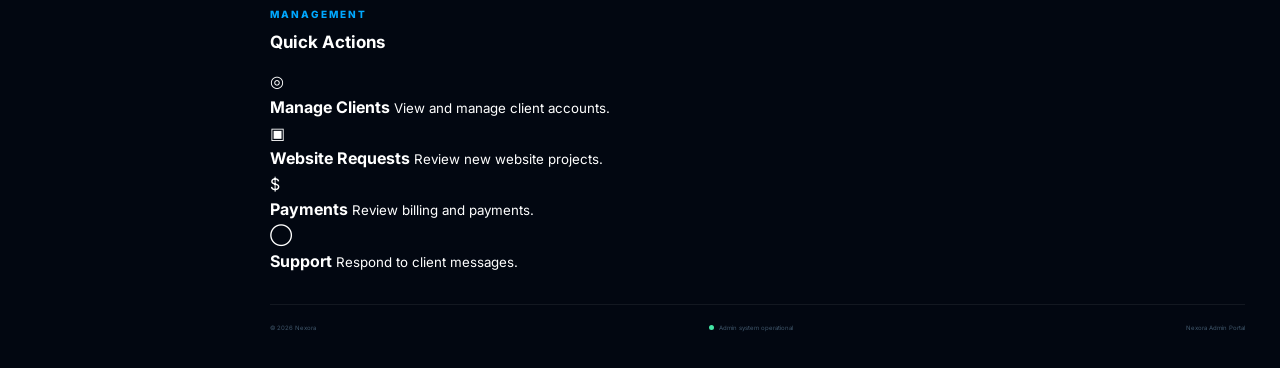
<file: admin/dashboard.html>
<!DOCTYPE html>
<html lang="en">

<head>
    <meta charset="UTF-8">
    <meta name="viewport" content="width=device-width, initial-scale=1.0">

    <title>Admin Dashboard | Nexora</title>

    <link rel="stylesheet" href="../style.css">
</head>

<body class="dashboard-body admin-body">

<div class="dashboard-layout">

    <!-- ==========================================
         ADMIN SIDEBAR
    =========================================== -->

    <aside class="sidebar admin-sidebar">

        <a href="../index.html" class="dashboard-logo">
            <img
                src="../images/nexora-logo.png"
                alt="Nexora"
                class="dashboard-logo-image"
            >
        </a>

        <div class="admin-label">
            ADMIN PORTAL
        </div>

        <nav class="sidebar-nav">

            <a href="dashboard.html" class="active">
                <span>⌂</span>
                Overview
            </a>

            <a href="clients.html">
                <span>◎</span>
                Clients
            </a>

            <a href="projects.html">
                <span>▣</span>
                Website Requests

                <small class="admin-nav-count">
                    3
                </small>
            </a>

            <a href="payments.html">
                <span>◇</span>
                Payments
            </a>

            <a href="support.html">
                <span>◯</span>
                Support

                <small class="admin-nav-count">
                    2
                </small>
            </a>

        </nav>

        <div class="sidebar-bottom">

            <a href="#">
                ⚙ Settings
            </a>

            <a href="../login.html">
                ↪ Sign Out
            </a>

        </div>

    </aside>


    <!-- ==========================================
         MAIN
    =========================================== -->

    <main class="dashboard-main">

        <!-- TOPBAR -->

        <header class="dashboard-topbar">

            <div class="dashboard-search">

                <span>⌕</span>

                <input
                    type="text"
                    id="adminSearch"
                    placeholder="Search clients, projects..."
                >

            </div>


            <div class="dashboard-account">

                <button
                    type="button"
                    class="notification-button"
                    id="adminNotifications"
                    aria-label="Notifications"
                >
                    ♢
                    <span></span>
                </button>

                <div class="avatar">
                    NX
                </div>

                <div class="account-name">

                    <strong>
                        Nexora Admin
                    </strong>

                    <span>
                        Administrator
                    </span>

                </div>

            </div>

        </header>


        <!-- ======================================
             CONTENT
        ======================================= -->

        <div class="dashboard-content">


            <!-- WELCOME -->

            <section class="admin-welcome">

                <div>

                    <span class="dashboard-eyebrow">
                        NEXORA ADMIN
                    </span>

                    <h1>
                        Welcome back.
                    </h1>

                    <p>
                        Manage clients, website requests,
                        payments and support from one place.
                    </p>

                </div>

                <button
                    type="button"
                    class="admin-primary-button"
                    id="addClientButton"
                >
                    + Add Client
                </button>

            </section>


            <!-- ==================================
                 STATS
            =================================== -->

            <section class="admin-stats-grid">

                <article class="admin-stat-card">

                    <div class="admin-stat-top">

                        <span>
                            CLIENTS
                        </span>

                        <i>
                            ◎
                        </i>

                    </div>

                    <strong id="totalClients">
                        12
                    </strong>

                    <small>
                        Total clients
                    </small>

                </article>


                <article class="admin-stat-card">

                    <div class="admin-stat-top">

                        <span>
                            LIVE WEBSITES
                        </span>

                        <i>
                            ◇
                        </i>

                    </div>

                    <strong id="liveWebsites">
                        16
                    </strong>

                    <small class="admin-positive">
                        ● All operational
                    </small>

                </article>


                <article class="admin-stat-card">

                    <div class="admin-stat-top">

                        <span>
                            NEW REQUESTS
                        </span>

                        <i>
                            ▣
                        </i>

                    </div>

                    <strong id="newRequests">
                        3
                    </strong>

                    <small>
                        Waiting for review
                    </small>

                </article>


                <article class="admin-stat-card">

                    <div class="admin-stat-top">

                        <span>
                            MONTHLY RECURRING
                        </span>

                        <i>
                            $
                        </i>

                    </div>

                    <strong id="monthlyRevenue">
                        $239.84
                    </strong>

                    <small>
                        Hosting revenue
                    </small>

                </article>

            </section>


            <!-- ==================================
                 NEW WEBSITE REQUESTS
            =================================== -->

            <section class="admin-section">

                <div class="admin-section-header">

                    <div>

                        <span class="dashboard-eyebrow">
                            PROJECTS
                        </span>

                        <h2>
                            New Website Requests
                        </h2>

                    </div>

                    <a
                        href="projects.html"
                        class="admin-view-all"
                    >
                        View All →
                    </a>

                </div>


                <div class="admin-request-list">


                    <!-- REQUEST 1 -->

                    <article
                        class="admin-request-card"
                        data-project="Sarah's Portfolio"
                    >

                        <div class="request-main">

                            <div class="request-icon">
                                SP
                            </div>

                            <div>

                                <div class="request-title-row">

                                    <h3>
                                        Sarah's Portfolio
                                    </h3>

                                    <span class="request-new">
                                        NEW
                                    </span>

                                </div>

                                <p>
                                    Sarah Smith
                                </p>

                                <div class="request-tags">

                                    <span>
                                        Portfolio
                                    </span>

                                    <span>
                                        Modern
                                    </span>

                                    <span>
                                        Gallery
                                    </span>

                                </div>

                            </div>

                        </div>

                        <div class="request-side">

                            <small>
                                Today
                            </small>

                            <button
                                type="button"
                                class="review-request-button"
                            >
                                Review Request →
                            </button>

                        </div>

                    </article>


                    <!-- REQUEST 2 -->

                    <article
                        class="admin-request-card"
                        data-project="Toronto Events"
                    >

                        <div class="request-main">

                            <div class="request-icon">
                                TE
                            </div>

                            <div>

                                <div class="request-title-row">

                                    <h3>
                                        Toronto Events
                                    </h3>

                                    <span class="request-new">
                                        NEW
                                    </span>

                                </div>

                                <p>
                                    Alex Carter
                                </p>

                                <div class="request-tags">

                                    <span>
                                        Event Website
                                    </span>

                                    <span>
                                        Bold
                                    </span>

                                    <span>
                                        Booking
                                    </span>

                                </div>

                            </div>

                        </div>

                        <div class="request-side">

                            <small>
                                Yesterday
                            </small>

                            <button
                                type="button"
                                class="review-request-button"
                            >
                                Review Request →
                            </button>

                        </div>

                    </article>

                </div>

            </section>


            <!-- ==================================
                 LOWER GRID
            =================================== -->

            <section class="admin-lower-grid">


                <!-- RECENT CLIENTS -->

                <article class="dashboard-card">

                    <div class="dashboard-card-header">

                        <div>

                            <span class="dashboard-eyebrow">
                                CLIENTS
                            </span>

                            <h2>
                                Recent Clients
                            </h2>

                        </div>

                        <a
                            href="clients.html"
                            class="admin-view-all"
                        >
                            View All →
                        </a>

                    </div>


                    <div class="admin-client-list">


                        <div class="admin-client-row">

                            <div class="admin-client-avatar">
                                JD
                            </div>

                            <div class="admin-client-info">

                                <strong>
                                    John Doe
                                </strong>

                                <span>
                                    John's Landscaping
                                </span>

                            </div>

                            <span class="admin-client-status">
                                Active
                            </span>

                        </div>


                        <div class="admin-client-row">

                            <div class="admin-client-avatar">
                                SS
                            </div>

                            <div class="admin-client-info">

                                <strong>
                                    Sarah Smith
                                </strong>

                                <span>
                                    Portfolio Request
                                </span>

                            </div>

                            <span class="admin-client-status pending">
                                New
                            </span>

                        </div>


                        <div class="admin-client-row">

                            <div class="admin-client-avatar">
                                AC
                            </div>

                            <div class="admin-client-info">

                                <strong>
                                    Alex Carter
                                </strong>

                                <span>
                                    Toronto Events
                                </span>

                            </div>

                            <span class="admin-client-status pending">
                                New
                            </span>

                        </div>

                    </div>

                </article>


                <!-- RECENT PAYMENTS -->

                <article class="dashboard-card">

                    <div class="dashboard-card-header">

                        <div>

                            <span class="dashboard-eyebrow">
                                BILLING
                            </span>

                            <h2>
                                Recent Payments
                            </h2>

                        </div>

                        <a
                            href="payments.html"
                            class="admin-view-all"
                        >
                            View All →
                        </a>

                    </div>


                    <div class="admin-payment-list">


                        <div class="admin-payment-row">

                            <div>

                                <strong>
                                    John Doe
                                </strong>

                                <span>
                                    Hosting
                                </span>

                            </div>

                            <div class="payment-right">

                                <strong>
                                    $14.99
                                </strong>

                                <span class="payment-paid">
                                    Paid
                                </span>

                            </div>

                        </div>


                        <div class="admin-payment-row">

                            <div>

                                <strong>
                                    Emma Wilson
                                </strong>

                                <span>
                                    Hosting
                                </span>

                            </div>

                            <div class="payment-right">

                                <strong>
                                    $14.99
                                </strong>

                                <span class="payment-paid">
                                    Paid
                                </span>

                            </div>

                        </div>


                        <div class="admin-payment-row">

                            <div>

                                <strong>
                                    Michael Lee
                                </strong>

                                <span>
                                    Hosting
                                </span>

                            </div>

                            <div class="payment-right">

                                <strong>
                                    $14.99
                                </strong>

                                <span class="payment-paid">
                                    Paid
                                </span>

                            </div>

                        </div>

                    </div>

                </article>

            </section>


            <!-- ==================================
                 QUICK ACTIONS
            =================================== -->

            <section class="admin-section">

                <div class="admin-section-header">

                    <div>

                        <span class="dashboard-eyebrow">
                            MANAGEMENT
                        </span>

                        <h2>
                            Quick Actions
                        </h2>

                    </div>

                </div>


                <div class="admin-quick-grid">

                    <a
                        href="clients.html"
                        class="admin-quick-card"
                    >
                        <span>
                            ◎
                        </span>

                        <div>

                            <strong>
                                Manage Clients
                            </strong>

                            <small>
                                View and manage client accounts.
                            </small>

                        </div>
                    </a>


                    <a
                        href="projects.html"
                        class="admin-quick-card"
                    >
                        <span>
                            ▣
                        </span>

                        <div>

                            <strong>
                                Website Requests
                            </strong>

                            <small>
                                Review new website projects.
                            </small>

                        </div>
                    </a>


                    <a
                        href="payments.html"
                        class="admin-quick-card"
                    >
                        <span>
                            $
                        </span>

                        <div>

                            <strong>
                                Payments
                            </strong>

                            <small>
                                Review billing and payments.
                            </small>

                        </div>
                    </a>


                    <a
                        href="support.html"
                        class="admin-quick-card"
                    >
                        <span>
                            ◯
                        </span>

                        <div>

                            <strong>
                                Support
                            </strong>

                            <small>
                                Respond to client messages.
                            </small>

                        </div>
                    </a>

                </div>

            </section>


            <!-- ==================================
                 FOOTER
            =================================== -->

            <footer class="dashboard-footer">

                <span>
                    © 2026 Nexora
                </span>

                <span class="system-operational">

                    <i></i>

                    Admin system operational

                </span>

                <span>
                    Nexora Admin Portal
                </span>

            </footer>

        </div>

    </main>

</div>


<!-- CORRECT ADMIN JS PATH -->
<script src="../js/admin.js"></script>

</body>

</html>
</file>
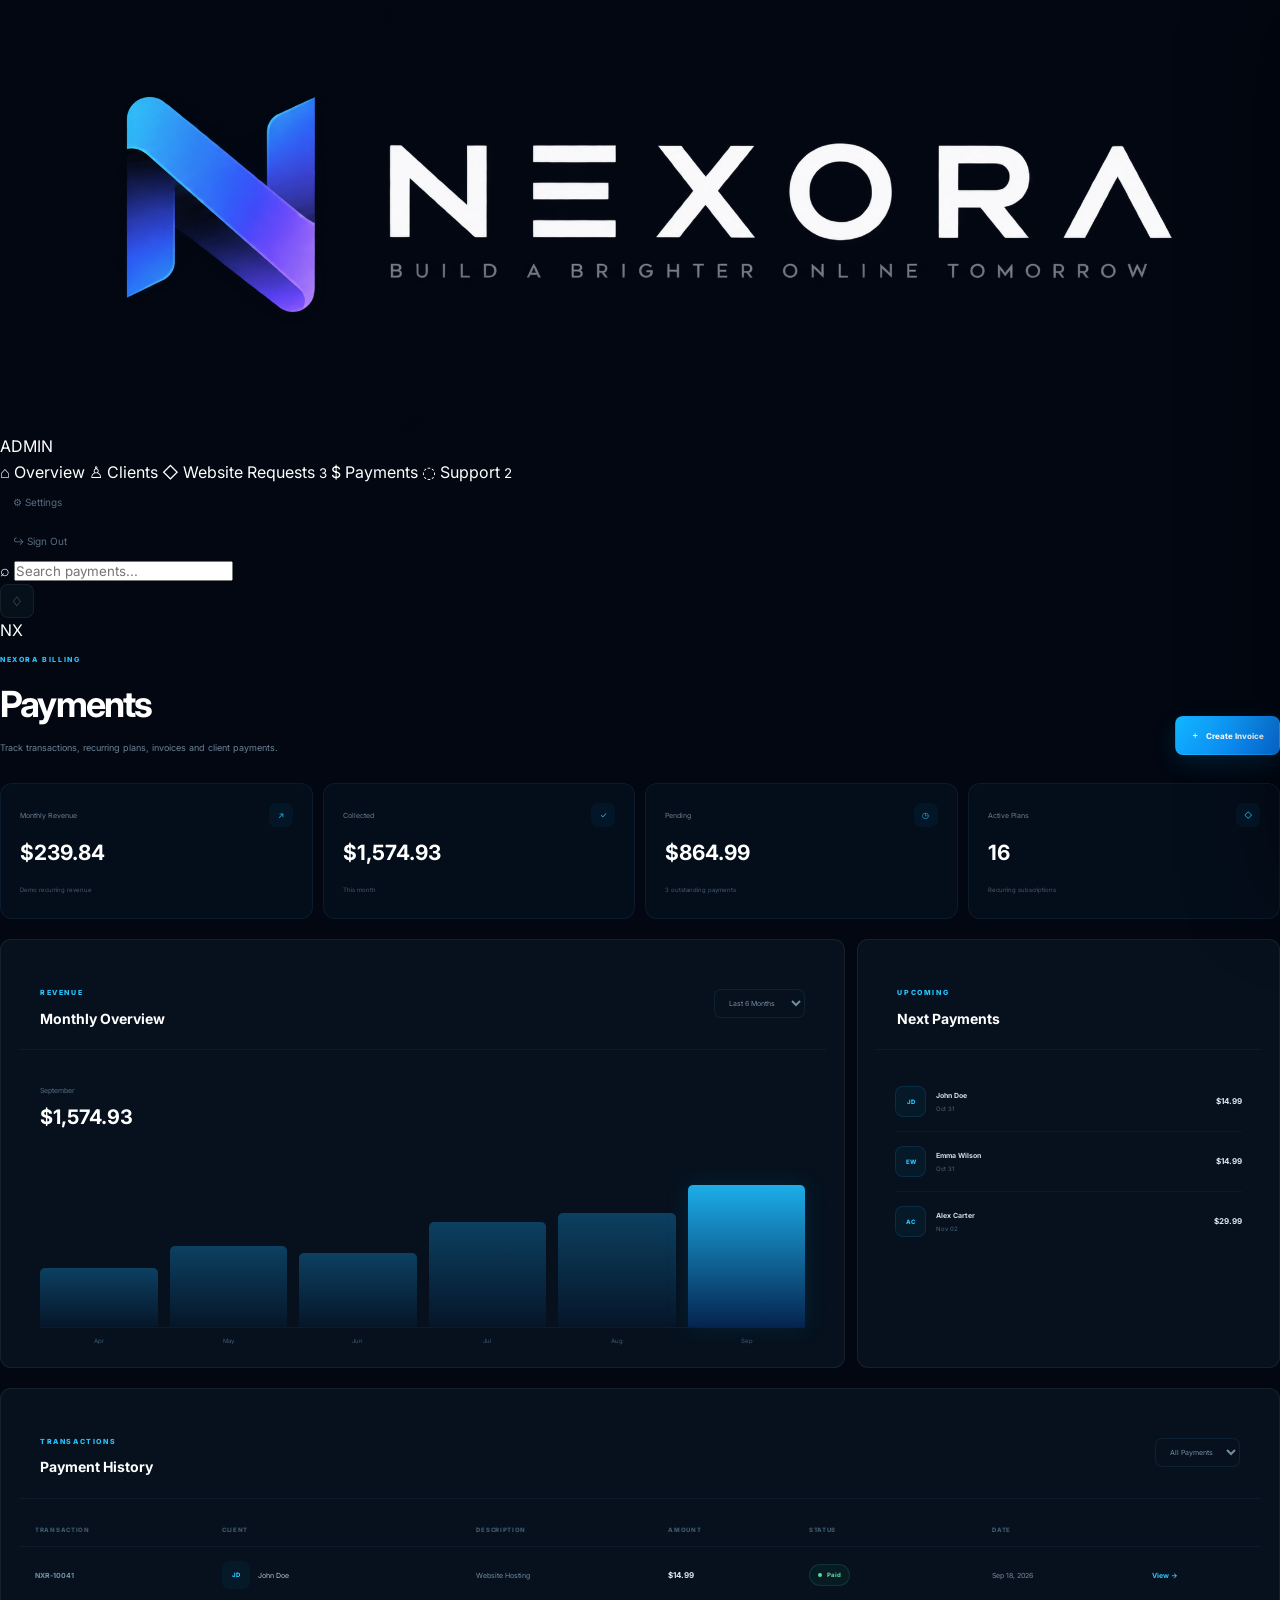
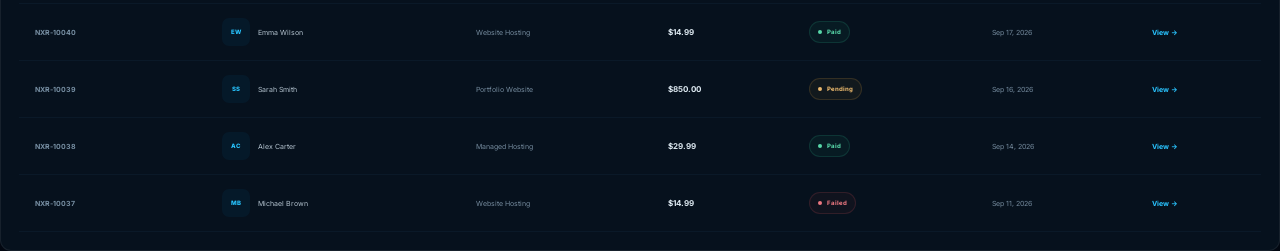
<file: admin/payments.html>
<!DOCTYPE html>
<html lang="en">
<head>
    <meta charset="UTF-8">
    <meta name="viewport" content="width=device-width, initial-scale=1.0">

    <title>Payments | Nexora Admin</title>

    <link rel="stylesheet" href="../style.css">
</head>

<body class="portal-page admin-page">

<div class="portal-layout">

    <!-- SIDEBAR -->
    <aside class="portal-sidebar">

        <a href="../index.html" class="portal-logo">
            <img src="../images/nexora-logo.png" alt="Nexora">
        </a>

        <div class="sidebar-label">
            ADMIN
        </div>

        <nav class="portal-nav">

            <a href="dashboard.html">
                <span>⌂</span>
                Overview
            </a>

            <a href="clients.html">
                <span>♙</span>
                Clients
            </a>

            <a href="projects.html">
                <span>◇</span>
                Website Requests
                <small>3</small>
            </a>

            <a href="payments.html" class="active">
                <span>$</span>
                Payments
            </a>

            <a href="support.html">
                <span>◌</span>
                Support
                <small>2</small>
            </a>

        </nav>

        <div class="sidebar-bottom">

            <a href="#">
                <span>⚙</span>
                Settings
            </a>

            <a href="../login.html">
                <span>↪</span>
                Sign Out
            </a>

        </div>

    </aside>


    <!-- MAIN -->
    <main class="portal-main">

        <!-- TOP BAR -->
        <header class="portal-topbar">

            <div class="admin-search-wrap">

                <span>⌕</span>

                <input
                    type="search"
                    id="paymentSearch"
                    placeholder="Search payments..."
                >

            </div>


            <div class="portal-top-actions">

                <button
                    class="notification-button"
                    id="paymentNotifications"
                >
                    ♢
                    <i></i>
                </button>

                <div class="admin-avatar">
                    NX
                </div>

            </div>

        </header>


        <!-- CONTENT -->
        <div class="portal-content admin-payments-content">

            <!-- HERO -->
            <section class="payments-hero">

                <div>

                    <span class="admin-eyebrow">
                        NEXORA BILLING
                    </span>

                    <h1>
                        Payments
                    </h1>

                    <p>
                        Track transactions, recurring plans,
                        invoices and client payments.
                    </p>

                </div>


                <button
                    class="admin-primary-button"
                    id="createInvoiceButton"
                >
                    <span>＋</span>
                    Create Invoice
                </button>

            </section>



            <!-- STATS -->
            <section class="payment-stat-grid">

                <article>

                    <div class="payment-stat-top">

                        <span>
                            Monthly Revenue
                        </span>

                        <i>↗</i>

                    </div>

                    <strong>
                        $239.84
                    </strong>

                    <small>
                        Demo recurring revenue
                    </small>

                </article>


                <article>

                    <div class="payment-stat-top">

                        <span>
                            Collected
                        </span>

                        <i>✓</i>

                    </div>

                    <strong>
                        $1,574.93
                    </strong>

                    <small>
                        This month
                    </small>

                </article>


                <article>

                    <div class="payment-stat-top">

                        <span>
                            Pending
                        </span>

                        <i>◷</i>

                    </div>

                    <strong>
                        $864.99
                    </strong>

                    <small>
                        3 outstanding payments
                    </small>

                </article>


                <article>

                    <div class="payment-stat-top">

                        <span>
                            Active Plans
                        </span>

                        <i>◇</i>

                    </div>

                    <strong>
                        16
                    </strong>

                    <small>
                        Recurring subscriptions
                    </small>

                </article>

            </section>



            <!-- REVENUE / UPCOMING -->
            <section class="payment-overview-grid">


                <!-- REVENUE -->
                <article class="admin-panel payment-revenue-card">

                    <div class="admin-panel-header">

                        <div>

                            <span class="admin-panel-kicker">
                                REVENUE
                            </span>

                            <h2>
                                Monthly Overview
                            </h2>

                        </div>

                        <select id="revenuePeriod">

                            <option value="6">
                                Last 6 Months
                            </option>

                            <option value="12">
                                Last 12 Months
                            </option>

                        </select>

                    </div>


                    <div class="payment-chart">

                        <div class="chart-value">
                            <span>
                                September
                            </span>

                            <strong>
                                $1,574.93
                            </strong>
                        </div>


                        <div class="chart-area">

                            <div
                                class="chart-bar"
                                style="--height: 38%;"
                            >
                                <span>Apr</span>
                            </div>

                            <div
                                class="chart-bar"
                                style="--height: 52%;"
                            >
                                <span>May</span>
                            </div>

                            <div
                                class="chart-bar"
                                style="--height: 48%;"
                            >
                                <span>Jun</span>
                            </div>

                            <div
                                class="chart-bar"
                                style="--height: 68%;"
                            >
                                <span>Jul</span>
                            </div>

                            <div
                                class="chart-bar"
                                style="--height: 74%;"
                            >
                                <span>Aug</span>
                            </div>

                            <div
                                class="chart-bar active"
                                style="--height: 92%;"
                            >
                                <span>Sep</span>
                            </div>

                        </div>

                    </div>

                </article>



                <!-- UPCOMING -->
                <article class="admin-panel upcoming-payments">

                    <div class="admin-panel-header">

                        <div>

                            <span class="admin-panel-kicker">
                                UPCOMING
                            </span>

                            <h2>
                                Next Payments
                            </h2>

                        </div>

                    </div>


                    <div class="upcoming-payment-list">


                        <div class="upcoming-payment">

                            <div class="upcoming-avatar">
                                JD
                            </div>

                            <div class="upcoming-payment-info">

                                <strong>
                                    John Doe
                                </strong>

                                <span>
                                    Oct 31
                                </span>

                            </div>

                            <strong>
                                $14.99
                            </strong>

                        </div>


                        <div class="upcoming-payment">

                            <div class="upcoming-avatar">
                                EW
                            </div>

                            <div class="upcoming-payment-info">

                                <strong>
                                    Emma Wilson
                                </strong>

                                <span>
                                    Oct 31
                                </span>

                            </div>

                            <strong>
                                $14.99
                            </strong>

                        </div>


                        <div class="upcoming-payment">

                            <div class="upcoming-avatar">
                                AC
                            </div>

                            <div class="upcoming-payment-info">

                                <strong>
                                    Alex Carter
                                </strong>

                                <span>
                                    Nov 02
                                </span>

                            </div>

                            <strong>
                                $29.99
                            </strong>

                        </div>

                    </div>

                </article>

            </section>



            <!-- TRANSACTIONS -->
            <section class="admin-panel payment-transactions">

                <div class="admin-panel-header">

                    <div>

                        <span class="admin-panel-kicker">
                            TRANSACTIONS
                        </span>

                        <h2>
                            Payment History
                        </h2>

                    </div>


                    <div class="payment-table-tools">

                        <select id="paymentStatusFilter">

                            <option value="all">
                                All Payments
                            </option>

                            <option value="paid">
                                Paid
                            </option>

                            <option value="pending">
                                Pending
                            </option>

                            <option value="failed">
                                Failed
                            </option>

                        </select>

                    </div>

                </div>


                <div class="payment-table-wrapper">

                    <table class="payment-table">

                        <thead>

                            <tr>

                                <th>
                                    Transaction
                                </th>

                                <th>
                                    Client
                                </th>

                                <th>
                                    Description
                                </th>

                                <th>
                                    Amount
                                </th>

                                <th>
                                    Status
                                </th>

                                <th>
                                    Date
                                </th>

                                <th></th>

                            </tr>

                        </thead>


                        <tbody id="paymentTableBody">


                            <tr
                                class="payment-row"
                                data-status="paid"
                                data-transaction="NXR-10041"
                                data-client="John Doe"
                                data-email="john@example.com"
                                data-description="Website Hosting"
                                data-amount="$14.99"
                                data-date="Sep 18, 2026"
                                data-method="Visa •••• 4242"
                            >

                                <td>
                                    <strong class="transaction-id">
                                        NXR-10041
                                    </strong>
                                </td>

                                <td>

                                    <div class="payment-client">

                                        <div>
                                            JD
                                        </div>

                                        <span>
                                            John Doe
                                        </span>

                                    </div>

                                </td>

                                <td>
                                    Website Hosting
                                </td>

                                <td>
                                    <strong class="payment-amount">
                                        $14.99
                                    </strong>
                                </td>

                                <td>

                                    <span class="payment-status paid">
                                        Paid
                                    </span>

                                </td>

                                <td>
                                    Sep 18, 2026
                                </td>

                                <td>

                                    <button class="payment-view-button">
                                        View →
                                    </button>

                                </td>

                            </tr>



                            <tr
                                class="payment-row"
                                data-status="paid"
                                data-transaction="NXR-10040"
                                data-client="Emma Wilson"
                                data-email="emma@example.com"
                                data-description="Website Hosting"
                                data-amount="$14.99"
                                data-date="Sep 17, 2026"
                                data-method="Mastercard •••• 8291"
                            >

                                <td>
                                    <strong class="transaction-id">
                                        NXR-10040
                                    </strong>
                                </td>

                                <td>

                                    <div class="payment-client">

                                        <div>
                                            EW
                                        </div>

                                        <span>
                                            Emma Wilson
                                        </span>

                                    </div>

                                </td>

                                <td>
                                    Website Hosting
                                </td>

                                <td>
                                    <strong class="payment-amount">
                                        $14.99
                                    </strong>
                                </td>

                                <td>

                                    <span class="payment-status paid">
                                        Paid
                                    </span>

                                </td>

                                <td>
                                    Sep 17, 2026
                                </td>

                                <td>

                                    <button class="payment-view-button">
                                        View →
                                    </button>

                                </td>

                            </tr>



                            <tr
                                class="payment-row"
                                data-status="pending"
                                data-transaction="NXR-10039"
                                data-client="Sarah Smith"
                                data-email="sarah@example.com"
                                data-description="Portfolio Website"
                                data-amount="$850.00"
                                data-date="Sep 16, 2026"
                                data-method="Invoice"
                            >

                                <td>
                                    <strong class="transaction-id">
                                        NXR-10039
                                    </strong>
                                </td>

                                <td>

                                    <div class="payment-client">

                                        <div>
                                            SS
                                        </div>

                                        <span>
                                            Sarah Smith
                                        </span>

                                    </div>

                                </td>

                                <td>
                                    Portfolio Website
                                </td>

                                <td>
                                    <strong class="payment-amount">
                                        $850.00
                                    </strong>
                                </td>

                                <td>

                                    <span class="payment-status pending">
                                        Pending
                                    </span>

                                </td>

                                <td>
                                    Sep 16, 2026
                                </td>

                                <td>

                                    <button class="payment-view-button">
                                        View →
                                    </button>

                                </td>

                            </tr>



                            <tr
                                class="payment-row"
                                data-status="paid"
                                data-transaction="NXR-10038"
                                data-client="Alex Carter"
                                data-email="alex@example.com"
                                data-description="Managed Hosting"
                                data-amount="$29.99"
                                data-date="Sep 14, 2026"
                                data-method="Visa •••• 1187"
                            >

                                <td>
                                    <strong class="transaction-id">
                                        NXR-10038
                                    </strong>
                                </td>

                                <td>

                                    <div class="payment-client">

                                        <div>
                                            AC
                                        </div>

                                        <span>
                                            Alex Carter
                                        </span>

                                    </div>

                                </td>

                                <td>
                                    Managed Hosting
                                </td>

                                <td>
                                    <strong class="payment-amount">
                                        $29.99
                                    </strong>
                                </td>

                                <td>

                                    <span class="payment-status paid">
                                        Paid
                                    </span>

                                </td>

                                <td>
                                    Sep 14, 2026
                                </td>

                                <td>

                                    <button class="payment-view-button">
                                        View →
                                    </button>

                                </td>

                            </tr>



                            <tr
                                class="payment-row"
                                data-status="failed"
                                data-transaction="NXR-10037"
                                data-client="Michael Brown"
                                data-email="michael@example.com"
                                data-description="Website Hosting"
                                data-amount="$14.99"
                                data-date="Sep 11, 2026"
                                data-method="Visa •••• 6501"
                            >

                                <td>
                                    <strong class="transaction-id">
                                        NXR-10037
                                    </strong>
                                </td>

                                <td>

                                    <div class="payment-client">

                                        <div>
                                            MB
                                        </div>

                                        <span>
                                            Michael Brown
                                        </span>

                                    </div>

                                </td>

                                <td>
                                    Website Hosting
                                </td>

                                <td>
                                    <strong class="payment-amount">
                                        $14.99
                                    </strong>
                                </td>

                                <td>

                                    <span class="payment-status failed">
                                        Failed
                                    </span>

                                </td>

                                <td>
                                    Sep 11, 2026
                                </td>

                                <td>

                                    <button class="payment-view-button">
                                        View →
                                    </button>

                                </td>

                            </tr>


                        </tbody>

                    </table>

                </div>


                <div
                    class="payments-empty"
                    id="paymentsEmpty"
                    hidden
                >

                    <span>⌕</span>

                    <h3>
                        No payments found
                    </h3>

                    <p>
                        Try changing your search or filter.
                    </p>

                </div>

            </section>

        </div>

    </main>

</div>



<!-- =====================================================
     PAYMENT DETAILS PANEL
===================================================== -->

<div
    class="client-panel-overlay"
    id="paymentPanelOverlay"
></div>


<aside
    class="payment-details-panel"
    id="paymentDetailsPanel"
>

    <div class="payment-panel-header">

        <div>

            <span>
                TRANSACTION
            </span>

            <h2 id="panelTransaction">
                NXR-10041
            </h2>

        </div>

        <button id="closePaymentPanel">
            ×
        </button>

    </div>


    <div class="payment-panel-status">

        <span
            class="payment-status paid"
            id="panelPaymentStatus"
        >
            Paid
        </span>

        <strong id="panelPaymentAmount">
            $14.99
        </strong>

    </div>


    <div class="payment-detail-section">

        <span class="payment-detail-title">
            CLIENT
        </span>

        <div class="payment-detail-client">

            <div id="panelPaymentAvatar">
                JD
            </div>

            <div>

                <strong id="panelPaymentClient">
                    John Doe
                </strong>

                <span id="panelPaymentEmail">
                    john@example.com
                </span>

            </div>

        </div>

    </div>


    <div class="payment-detail-section">

        <span class="payment-detail-title">
            PAYMENT DETAILS
        </span>


        <div class="payment-detail-row">

            <span>
                Description
            </span>

            <strong id="panelPaymentDescription">
                Website Hosting
            </strong>

        </div>


        <div class="payment-detail-row">

            <span>
                Date
            </span>

            <strong id="panelPaymentDate">
                Sep 18, 2026
            </strong>

        </div>


        <div class="payment-detail-row">

            <span>
                Payment Method
            </span>

            <strong id="panelPaymentMethod">
                Visa •••• 4242
            </strong>

        </div>


        <div class="payment-detail-row">

            <span>
                Transaction ID
            </span>

            <strong id="panelPaymentID">
                NXR-10041
            </strong>

        </div>

    </div>


    <div class="payment-detail-section">

        <span class="payment-detail-title">
            INVOICE
        </span>


        <div class="payment-invoice-card">

            <div>

                <span>
                    Invoice
                </span>

                <strong id="panelInvoiceNumber">
                    INV-10041
                </strong>

            </div>

            <button id="viewInvoiceButton">
                View
            </button>

        </div>

    </div>


    <div class="payment-panel-actions">

        <button id="sendReceiptButton">
            Send Receipt
        </button>

        <button id="refundButton">
            Refund
        </button>

    </div>

</aside>



<!-- =====================================================
     CREATE INVOICE MODAL
===================================================== -->

<div
    class="admin-modal-overlay"
    id="invoiceModal"
>

    <div class="admin-modal">

        <div class="admin-modal-header">

            <div>

                <span>
                    BILLING
                </span>

                <h2>
                    Create Invoice
                </h2>

            </div>

            <button id="closeInvoiceModal">
                ×
            </button>

        </div>


        <form id="invoiceForm">


            <div class="admin-form-field">

                <label for="invoiceClient">
                    Client
                </label>

                <select
                    id="invoiceClient"
                    required
                >

                    <option value="">
                        Select client
                    </option>

                    <option>
                        John Doe
                    </option>

                    <option>
                        Sarah Smith
                    </option>

                    <option>
                        Alex Carter
                    </option>

                    <option>
                        Emma Wilson
                    </option>

                </select>

            </div>


            <div class="admin-form-field">

                <label for="invoiceDescription">
                    Description
                </label>

                <input
                    type="text"
                    id="invoiceDescription"
                    placeholder="Website design"
                    required
                >

            </div>


            <div class="admin-form-row">


                <div class="admin-form-field">

                    <label for="invoiceAmount">
                        Amount
                    </label>

                    <input
                        type="number"
                        id="invoiceAmount"
                        min="0"
                        step="0.01"
                        placeholder="0.00"
                        required
                    >

                </div>


                <div class="admin-form-field">

                    <label for="invoiceDueDate">
                        Due Date
                    </label>

                    <input
                        type="date"
                        id="invoiceDueDate"
                        required
                    >

                </div>


            </div>


            <div class="admin-form-field">

                <label for="invoiceNotes">
                    Notes
                </label>

                <textarea
                    id="invoiceNotes"
                    rows="4"
                    placeholder="Optional invoice notes..."
                ></textarea>

            </div>


            <div class="admin-form-actions">

                <button
                    type="button"
                    id="cancelInvoice"
                >
                    Cancel
                </button>

                <button
                    type="submit"
                    class="admin-primary-button"
                >
                    Create Invoice
                </button>

            </div>

        </form>

    </div>

</div>


<script src="../js/admin.js"></script>
<script src="../js/payments.js"></script>

</body>
</html>
</file>
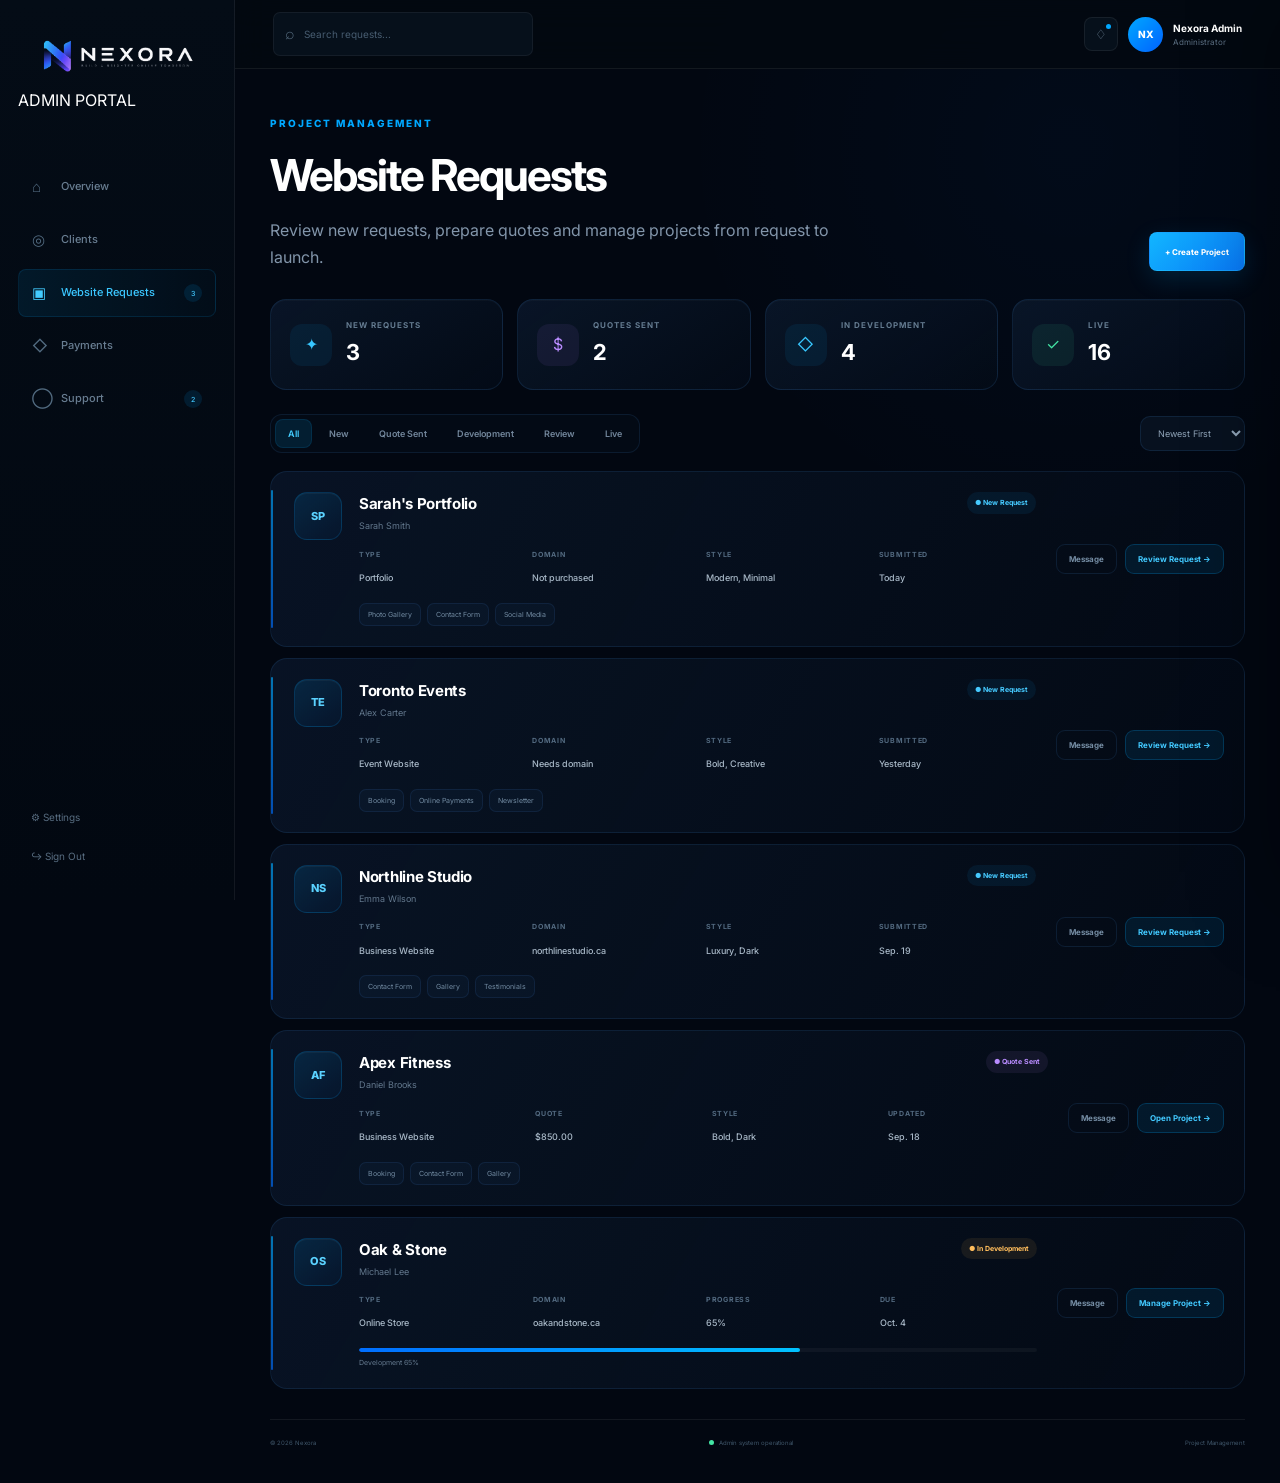
<file: admin/projects.html>
<!DOCTYPE html>
<html lang="en">

<head>
    <meta charset="UTF-8">
    <meta name="viewport" content="width=device-width, initial-scale=1.0">

    <title>Website Requests | Nexora</title>

    <link rel="stylesheet" href="../style.css">
</head>

<body class="dashboard-body admin-body">

<div class="dashboard-layout">

    <!-- ==================================================
         SIDEBAR
    =================================================== -->

    <aside class="sidebar admin-sidebar">

        <a href="../index.html" class="dashboard-logo">
            <img
                src="../images/nexora-logo.png"
                alt="Nexora"
                class="dashboard-logo-image"
            >
        </a>

        <div class="admin-label">
            ADMIN PORTAL
        </div>

        <nav class="sidebar-nav">

            <a href="dashboard.html">
                <span>⌂</span>
                Overview
            </a>

            <a href="clients.html">
                <span>◎</span>
                Clients
            </a>

            <a href="projects.html" class="active">
                <span>▣</span>
                Website Requests

                <small class="admin-nav-count">
                    3
                </small>
            </a>

            <a href="payments.html">
                <span>◇</span>
                Payments
            </a>

            <a href="support.html">
                <span>◯</span>
                Support

                <small class="admin-nav-count">
                    2
                </small>
            </a>

        </nav>

        <div class="sidebar-bottom">

            <a href="#">
                ⚙ Settings
            </a>

            <a href="../login.html">
                ↪ Sign Out
            </a>

        </div>

    </aside>


    <!-- ==================================================
         MAIN
    =================================================== -->

    <main class="dashboard-main">

        <!-- TOPBAR -->

        <header class="dashboard-topbar">

            <div class="dashboard-search">

                <span>⌕</span>

                <input
                    type="text"
                    id="projectSearch"
                    placeholder="Search requests..."
                >

            </div>

            <div class="dashboard-account">

                <button
                    type="button"
                    class="notification-button"
                    id="adminNotifications"
                >
                    ♢
                    <span></span>
                </button>

                <div class="avatar">
                    NX
                </div>

                <div class="account-name">

                    <strong>
                        Nexora Admin
                    </strong>

                    <span>
                        Administrator
                    </span>

                </div>

            </div>

        </header>


        <!-- ==================================================
             CONTENT
        =================================================== -->

        <div class="dashboard-content">

            <!-- PAGE HEADER -->

            <section class="projects-hero">

                <div>

                    <span class="dashboard-eyebrow">
                        PROJECT MANAGEMENT
                    </span>

                    <h1>
                        Website Requests
                    </h1>

                    <p>
                        Review new requests, prepare quotes and
                        manage projects from request to launch.
                    </p>

                </div>

                <button
                    type="button"
                    class="admin-primary-button"
                    id="createProjectButton"
                >
                    + Create Project
                </button>

            </section>


            <!-- ==================================================
                 MINI STATS
            =================================================== -->

            <section class="project-stat-grid">

                <article class="project-stat-card">

                    <div class="project-stat-icon new">
                        ✦
                    </div>

                    <div>

                        <span>
                            NEW REQUESTS
                        </span>

                        <strong>
                            3
                        </strong>

                    </div>

                </article>


                <article class="project-stat-card">

                    <div class="project-stat-icon quote">
                        $
                    </div>

                    <div>

                        <span>
                            QUOTES SENT
                        </span>

                        <strong>
                            2
                        </strong>

                    </div>

                </article>


                <article class="project-stat-card">

                    <div class="project-stat-icon build">
                        ◇
                    </div>

                    <div>

                        <span>
                            IN DEVELOPMENT
                        </span>

                        <strong>
                            4
                        </strong>

                    </div>

                </article>


                <article class="project-stat-card">

                    <div class="project-stat-icon live">
                        ✓
                    </div>

                    <div>

                        <span>
                            LIVE
                        </span>

                        <strong>
                            16
                        </strong>

                    </div>

                </article>

            </section>


            <!-- ==================================================
                 FILTER BAR
            =================================================== -->

            <section class="project-toolbar">

                <div class="project-tabs">

                    <button
                        type="button"
                        class="project-tab active"
                        data-filter="all"
                    >
                        All
                    </button>

                    <button
                        type="button"
                        class="project-tab"
                        data-filter="new"
                    >
                        New
                    </button>

                    <button
                        type="button"
                        class="project-tab"
                        data-filter="quote"
                    >
                        Quote Sent
                    </button>

                    <button
                        type="button"
                        class="project-tab"
                        data-filter="development"
                    >
                        Development
                    </button>

                    <button
                        type="button"
                        class="project-tab"
                        data-filter="review"
                    >
                        Review
                    </button>

                    <button
                        type="button"
                        class="project-tab"
                        data-filter="live"
                    >
                        Live
                    </button>

                </div>


                <select id="projectSort">

                    <option value="newest">
                        Newest First
                    </option>

                    <option value="oldest">
                        Oldest First
                    </option>

                    <option value="name">
                        Project Name
                    </option>

                </select>

            </section>


            <!-- ==================================================
                 PROJECTS
            =================================================== -->

            <section
                class="premium-project-list"
                id="projectList"
            >

                <!-- ==========================================
                     SARAH
                =========================================== -->

                <article
                    class="premium-project-card"
                    data-status="new"
                    data-name="Sarah's Portfolio"
                    data-client="Sarah Smith"
                >

                    <div class="project-card-accent"></div>

                    <div class="premium-project-main">

                        <div class="premium-project-icon">
                            SP
                        </div>

                        <div class="premium-project-details">

                            <div class="premium-project-title">

                                <div>

                                    <h2>
                                        Sarah's Portfolio
                                    </h2>

                                    <p>
                                        Sarah Smith
                                    </p>

                                </div>

                                <span class="project-status status-new">
                                    ● New Request
                                </span>

                            </div>


                            <div class="project-meta">

                                <div>
                                    <span>TYPE</span>
                                    <strong>Portfolio</strong>
                                </div>

                                <div>
                                    <span>DOMAIN</span>
                                    <strong>Not purchased</strong>
                                </div>

                                <div>
                                    <span>STYLE</span>
                                    <strong>Modern, Minimal</strong>
                                </div>

                                <div>
                                    <span>SUBMITTED</span>
                                    <strong>Today</strong>
                                </div>

                            </div>


                            <div class="project-feature-tags">

                                <span>Photo Gallery</span>
                                <span>Contact Form</span>
                                <span>Social Media</span>

                            </div>

                        </div>

                    </div>


                    <div class="premium-project-actions">

                        <button
                            type="button"
                            class="project-secondary-action message-client"
                        >
                            Message
                        </button>

                        <button
                            type="button"
                            class="project-primary-action review-project"
                        >
                            Review Request →
                        </button>

                    </div>

                </article>


                <!-- ==========================================
                     TORONTO EVENTS
                =========================================== -->

                <article
                    class="premium-project-card"
                    data-status="new"
                    data-name="Toronto Events"
                    data-client="Alex Carter"
                >

                    <div class="project-card-accent"></div>

                    <div class="premium-project-main">

                        <div class="premium-project-icon">
                            TE
                        </div>

                        <div class="premium-project-details">

                            <div class="premium-project-title">

                                <div>

                                    <h2>
                                        Toronto Events
                                    </h2>

                                    <p>
                                        Alex Carter
                                    </p>

                                </div>

                                <span class="project-status status-new">
                                    ● New Request
                                </span>

                            </div>


                            <div class="project-meta">

                                <div>
                                    <span>TYPE</span>
                                    <strong>Event Website</strong>
                                </div>

                                <div>
                                    <span>DOMAIN</span>
                                    <strong>Needs domain</strong>
                                </div>

                                <div>
                                    <span>STYLE</span>
                                    <strong>Bold, Creative</strong>
                                </div>

                                <div>
                                    <span>SUBMITTED</span>
                                    <strong>Yesterday</strong>
                                </div>

                            </div>


                            <div class="project-feature-tags">

                                <span>Booking</span>
                                <span>Online Payments</span>
                                <span>Newsletter</span>

                            </div>

                        </div>

                    </div>


                    <div class="premium-project-actions">

                        <button
                            type="button"
                            class="project-secondary-action message-client"
                        >
                            Message
                        </button>

                        <button
                            type="button"
                            class="project-primary-action review-project"
                        >
                            Review Request →
                        </button>

                    </div>

                </article>


                <!-- ==========================================
                     NORTHLINE
                =========================================== -->

                <article
                    class="premium-project-card"
                    data-status="new"
                    data-name="Northline Studio"
                    data-client="Emma Wilson"
                >

                    <div class="project-card-accent"></div>

                    <div class="premium-project-main">

                        <div class="premium-project-icon">
                            NS
                        </div>

                        <div class="premium-project-details">

                            <div class="premium-project-title">

                                <div>

                                    <h2>
                                        Northline Studio
                                    </h2>

                                    <p>
                                        Emma Wilson
                                    </p>

                                </div>

                                <span class="project-status status-new">
                                    ● New Request
                                </span>

                            </div>


                            <div class="project-meta">

                                <div>
                                    <span>TYPE</span>
                                    <strong>Business Website</strong>
                                </div>

                                <div>
                                    <span>DOMAIN</span>
                                    <strong>northlinestudio.ca</strong>
                                </div>

                                <div>
                                    <span>STYLE</span>
                                    <strong>Luxury, Dark</strong>
                                </div>

                                <div>
                                    <span>SUBMITTED</span>
                                    <strong>Sep. 19</strong>
                                </div>

                            </div>


                            <div class="project-feature-tags">

                                <span>Contact Form</span>
                                <span>Gallery</span>
                                <span>Testimonials</span>

                            </div>

                        </div>

                    </div>


                    <div class="premium-project-actions">

                        <button
                            type="button"
                            class="project-secondary-action message-client"
                        >
                            Message
                        </button>

                        <button
                            type="button"
                            class="project-primary-action review-project"
                        >
                            Review Request →
                        </button>

                    </div>

                </article>


                <!-- ==========================================
                     QUOTE SENT EXAMPLE
                =========================================== -->

                <article
                    class="premium-project-card"
                    data-status="quote"
                    data-name="Apex Fitness"
                    data-client="Daniel Brooks"
                >

                    <div class="project-card-accent"></div>

                    <div class="premium-project-main">

                        <div class="premium-project-icon">
                            AF
                        </div>

                        <div class="premium-project-details">

                            <div class="premium-project-title">

                                <div>

                                    <h2>
                                        Apex Fitness
                                    </h2>

                                    <p>
                                        Daniel Brooks
                                    </p>

                                </div>

                                <span class="project-status status-quote">
                                    ● Quote Sent
                                </span>

                            </div>


                            <div class="project-meta">

                                <div>
                                    <span>TYPE</span>
                                    <strong>Business Website</strong>
                                </div>

                                <div>
                                    <span>QUOTE</span>
                                    <strong>$850.00</strong>
                                </div>

                                <div>
                                    <span>STYLE</span>
                                    <strong>Bold, Dark</strong>
                                </div>

                                <div>
                                    <span>UPDATED</span>
                                    <strong>Sep. 18</strong>
                                </div>

                            </div>


                            <div class="project-feature-tags">

                                <span>Booking</span>
                                <span>Contact Form</span>
                                <span>Gallery</span>

                            </div>

                        </div>

                    </div>


                    <div class="premium-project-actions">

                        <button
                            type="button"
                            class="project-secondary-action message-client"
                        >
                            Message
                        </button>

                        <button
                            type="button"
                            class="project-primary-action review-project"
                        >
                            Open Project →
                        </button>

                    </div>

                </article>


                <!-- ==========================================
                     DEVELOPMENT EXAMPLE
                =========================================== -->

                <article
                    class="premium-project-card"
                    data-status="development"
                    data-name="Oak & Stone"
                    data-client="Michael Lee"
                >

                    <div class="project-card-accent"></div>

                    <div class="premium-project-main">

                        <div class="premium-project-icon">
                            OS
                        </div>

                        <div class="premium-project-details">

                            <div class="premium-project-title">

                                <div>

                                    <h2>
                                        Oak & Stone
                                    </h2>

                                    <p>
                                        Michael Lee
                                    </p>

                                </div>

                                <span class="project-status status-development">
                                    ● In Development
                                </span>

                            </div>


                            <div class="project-meta">

                                <div>
                                    <span>TYPE</span>
                                    <strong>Online Store</strong>
                                </div>

                                <div>
                                    <span>DOMAIN</span>
                                    <strong>oakandstone.ca</strong>
                                </div>

                                <div>
                                    <span>PROGRESS</span>
                                    <strong>65%</strong>
                                </div>

                                <div>
                                    <span>DUE</span>
                                    <strong>Oct. 4</strong>
                                </div>

                            </div>


                            <div class="project-progress">

                                <div>
                                    <span style="width:65%"></span>
                                </div>

                                <small>
                                    Development 65%
                                </small>

                            </div>

                        </div>

                    </div>


                    <div class="premium-project-actions">

                        <button
                            type="button"
                            class="project-secondary-action message-client"
                        >
                            Message
                        </button>

                        <button
                            type="button"
                            class="project-primary-action review-project"
                        >
                            Manage Project →
                        </button>

                    </div>

                </article>

            </section>


            <!-- NO RESULTS -->

            <div
                class="projects-empty"
                id="projectsEmpty"
            >
                <div>⌕</div>

                <h3>
                    No projects found
                </h3>

                <p>
                    Try changing your search or filter.
                </p>
            </div>


            <!-- FOOTER -->

            <footer class="dashboard-footer">

                <span>
                    © 2026 Nexora
                </span>

                <span class="system-operational">
                    <i></i>
                    Admin system operational
                </span>

                <span>
                    Project Management
                </span>

            </footer>

        </div>

    </main>

</div>


<!-- ==================================================
     PROJECT DETAILS PANEL
=================================================== -->

<div
    class="project-panel-overlay"
    id="projectPanelOverlay"
></div>


<aside
    class="project-detail-panel"
    id="projectDetailPanel"
>

    <div class="project-panel-header">

        <div>

            <span class="dashboard-eyebrow">
                WEBSITE REQUEST
            </span>

            <h2 id="panelProjectName">
                Sarah's Portfolio
            </h2>

            <p id="panelClientName">
                Sarah Smith
            </p>

        </div>

        <button
            type="button"
            id="closeProjectPanel"
            class="close-project-panel"
        >
            ×
        </button>

    </div>


    <div class="project-panel-content">

        <div class="panel-status-row">

            <span>
                STATUS
            </span>

            <strong class="project-status status-new">
                ● New Request
            </strong>

        </div>


        <section class="panel-section">

            <span class="dashboard-eyebrow">
                PROJECT DETAILS
            </span>

            <div class="panel-detail-grid">

                <div>
                    <span>Website Type</span>
                    <strong id="panelType">
                        Portfolio
                    </strong>
                </div>

                <div>
                    <span>Domain</span>
                    <strong id="panelDomain">
                        Not purchased
                    </strong>
                </div>

                <div>
                    <span>Design Style</span>
                    <strong id="panelStyle">
                        Modern, Minimal
                    </strong>
                </div>

                <div>
                    <span>Submitted</span>
                    <strong>
                        Today
                    </strong>
                </div>

            </div>

        </section>


        <section class="panel-section">

            <span class="dashboard-eyebrow">
                CLIENT NOTES
            </span>

            <div class="panel-client-note">

                I want a clean portfolio website to
                showcase my design work, projects and
                contact information.

            </div>

        </section>


        <section class="panel-section">

            <span class="dashboard-eyebrow">
                REQUESTED FEATURES
            </span>

            <div class="project-feature-tags">
                <span>Photo Gallery</span>
                <span>Contact Form</span>
                <span>Social Media</span>
            </div>

        </section>


        <!-- QUOTE -->

        <section class="panel-section">

            <span class="dashboard-eyebrow">
                CREATE QUOTE
            </span>

            <div class="quote-builder">

                <div class="builder-field">

                    <label for="quoteAmount">
                        Project Price
                    </label>

                    <div class="quote-input">

                        <span>$</span>

                        <input
                            type="number"
                            id="quoteAmount"
                            placeholder="0.00"
                            min="0"
                            step="0.01"
                        >

                    </div>

                </div>


                <div class="builder-field">

                    <label for="quoteNote">
                        Quote Note
                    </label>

                    <textarea
                        id="quoteNote"
                        rows="4"
                        placeholder="Optional message about the quote..."
                    ></textarea>

                </div>

            </div>

        </section>

    </div>


    <!-- PANEL ACTIONS -->

    <div class="project-panel-actions">

        <button
            type="button"
            class="panel-message-button"
            id="panelMessageClient"
        >
            Message Client
        </button>

        <button
            type="button"
            class="panel-quote-button"
            id="sendQuoteButton"
        >
            Send Quote →
        </button>

    </div>

</aside>


<script src="../js/admin.js"></script>
<script src="../js/projects.js"></script>

</body>

</html>
</file>
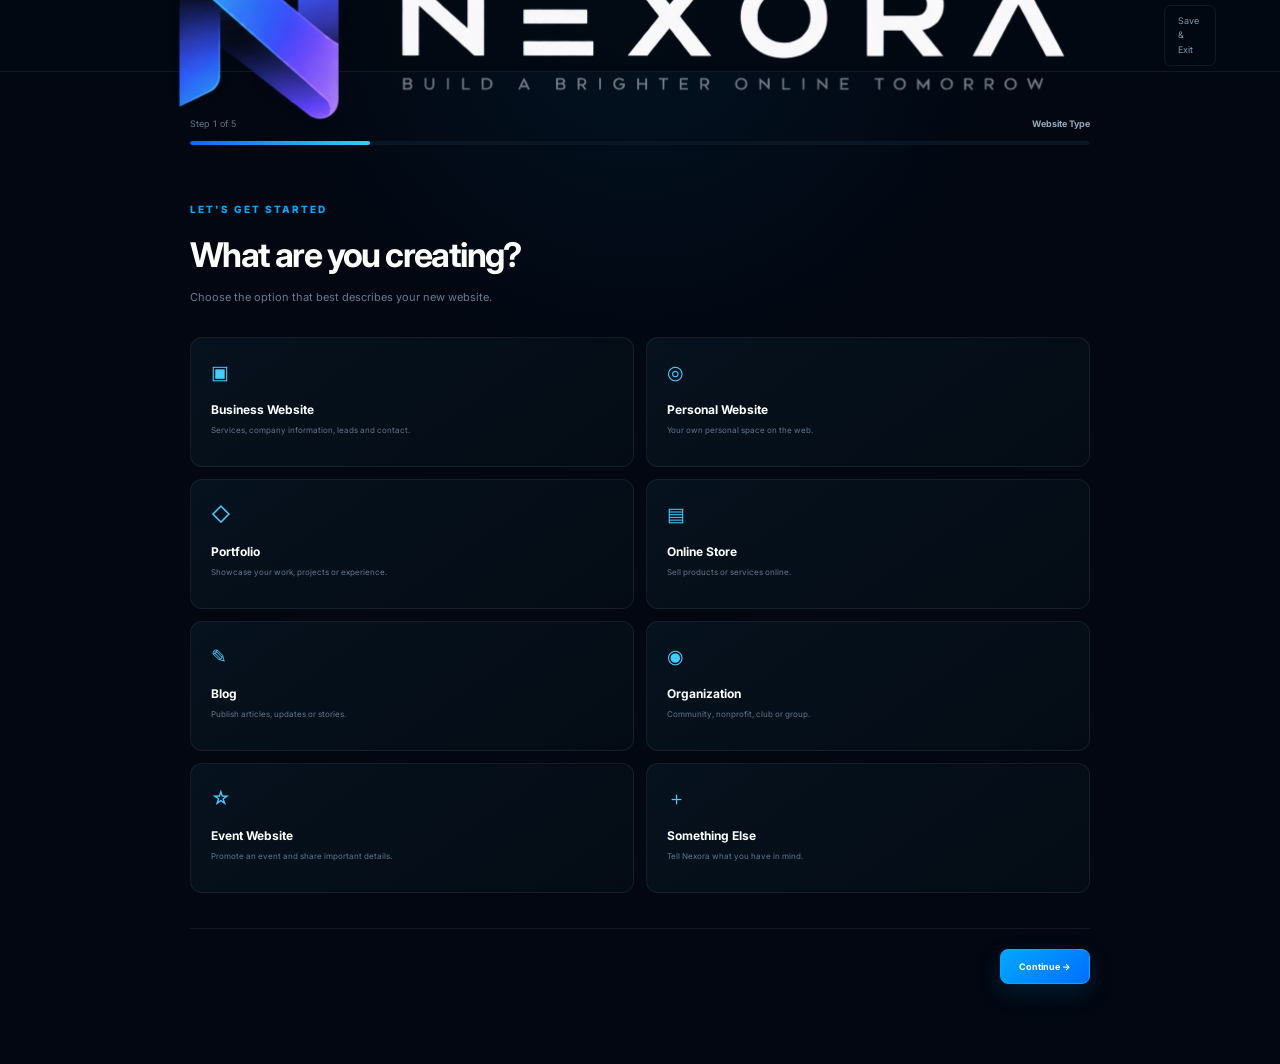
<file: client/create-website.html>
<!DOCTYPE html>
<html lang="en">

<head>
    <meta charset="UTF-8">

    <meta
        name="viewport"
        content="width=device-width, initial-scale=1.0"
    >

    <title>Create Website | Nexora</title>

    <!-- Main CSS -->
    <link rel="stylesheet" href="../style.css">
</head>


<body class="dashboard-body">

<div class="create-project-page">

    <!-- =========================================
         HEADER
    ========================================== -->

    <header class="create-project-header">

        <a
            href="../index.html"
            class="dashboard-logo"
        >
            <img
                src="../images/nexora-logo.png"
                alt="Nexora"
                class="dashboard-logo-image"
            >
        </a>


        <a
            href="my-websites.html"
            class="exit-builder"
        >
            Save & Exit
        </a>

    </header>



    <!-- =========================================
         MAIN
    ========================================== -->

    <main class="create-project-main">


        <!-- PROGRESS -->

        <section class="builder-progress">

            <div class="progress-info">

                <span id="stepText">
                    Step 1 of 5
                </span>

                <strong id="stepTitle">
                    Website Type
                </strong>

            </div>


            <div class="progress-track">

                <div
                    class="progress-fill"
                    id="progressFill"
                ></div>

            </div>

        </section>



        <!-- =====================================
             FORM
        ====================================== -->

        <form id="websiteBuilderForm">


            <!-- =================================
                 STEP 1
            ================================== -->

            <section
                class="builder-step active"
                data-step="1"
            >

                <div class="builder-heading">

                    <span class="dashboard-eyebrow">
                        LET'S GET STARTED
                    </span>

                    <h1>
                        What are you creating?
                    </h1>

                    <p>
                        Choose the option that best
                        describes your new website.
                    </p>

                </div>


                <div class="website-type-grid">


                    <!-- BUSINESS -->

                    <label class="website-type-option">

                        <input
                            type="radio"
                            name="websiteType"
                            value="Business Website"
                        >

                        <span class="type-icon">
                            ▣
                        </span>

                        <strong>
                            Business Website
                        </strong>

                        <small>
                            Services, company information,
                            leads and contact.
                        </small>

                    </label>



                    <!-- PERSONAL -->

                    <label class="website-type-option">

                        <input
                            type="radio"
                            name="websiteType"
                            value="Personal Website"
                        >

                        <span class="type-icon">
                            ◎
                        </span>

                        <strong>
                            Personal Website
                        </strong>

                        <small>
                            Your own personal space
                            on the web.
                        </small>

                    </label>



                    <!-- PORTFOLIO -->

                    <label class="website-type-option">

                        <input
                            type="radio"
                            name="websiteType"
                            value="Portfolio"
                        >

                        <span class="type-icon">
                            ◇
                        </span>

                        <strong>
                            Portfolio
                        </strong>

                        <small>
                            Showcase your work,
                            projects or experience.
                        </small>

                    </label>



                    <!-- ONLINE STORE -->

                    <label class="website-type-option">

                        <input
                            type="radio"
                            name="websiteType"
                            value="Online Store"
                        >

                        <span class="type-icon">
                            ▤
                        </span>

                        <strong>
                            Online Store
                        </strong>

                        <small>
                            Sell products or services
                            online.
                        </small>

                    </label>



                    <!-- BLOG -->

                    <label class="website-type-option">

                        <input
                            type="radio"
                            name="websiteType"
                            value="Blog"
                        >

                        <span class="type-icon">
                            ✎
                        </span>

                        <strong>
                            Blog
                        </strong>

                        <small>
                            Publish articles,
                            updates or stories.
                        </small>

                    </label>



                    <!-- ORGANIZATION -->

                    <label class="website-type-option">

                        <input
                            type="radio"
                            name="websiteType"
                            value="Organization"
                        >

                        <span class="type-icon">
                            ◉
                        </span>

                        <strong>
                            Organization
                        </strong>

                        <small>
                            Community, nonprofit,
                            club or group.
                        </small>

                    </label>



                    <!-- EVENT -->

                    <label class="website-type-option">

                        <input
                            type="radio"
                            name="websiteType"
                            value="Event Website"
                        >

                        <span class="type-icon">
                            ☆
                        </span>

                        <strong>
                            Event Website
                        </strong>

                        <small>
                            Promote an event and
                            share important details.
                        </small>

                    </label>



                    <!-- OTHER -->

                    <label class="website-type-option">

                        <input
                            type="radio"
                            name="websiteType"
                            value="Other"
                        >

                        <span class="type-icon">
                            ＋
                        </span>

                        <strong>
                            Something Else
                        </strong>

                        <small>
                            Tell Nexora what you
                            have in mind.
                        </small>

                    </label>

                </div>

            </section>



            <!-- =================================
                 STEP 2
            ================================== -->

            <section
                class="builder-step"
                data-step="2"
            >

                <div class="builder-heading">

                    <span class="dashboard-eyebrow">
                        YOUR PROJECT
                    </span>

                    <h1>
                        Tell us about your website.
                    </h1>

                    <p>
                        Give us the basics. You can
                        provide more details later.
                    </p>

                </div>


                <div class="builder-form-card">


                    <!-- PROJECT NAME -->

                    <div class="builder-field">

                        <label for="projectName">
                            Website / Project Name
                        </label>

                        <input
                            type="text"
                            id="projectName"
                            name="projectName"
                            placeholder="Example: My Photography Portfolio"
                            autocomplete="off"
                        >

                    </div>



                    <!-- DOMAIN -->

                    <div class="builder-field">

                        <label>
                            Do you already have a domain?
                        </label>


                        <div class="builder-choice-row">


                            <label class="small-choice">

                                <input
                                    type="radio"
                                    name="hasDomain"
                                    value="Yes"
                                >

                                <span>
                                    Yes
                                </span>

                            </label>


                            <label class="small-choice">

                                <input
                                    type="radio"
                                    name="hasDomain"
                                    value="No"
                                >

                                <span>
                                    No
                                </span>

                            </label>


                            <label class="small-choice">

                                <input
                                    type="radio"
                                    name="hasDomain"
                                    value="Not Sure"
                                >

                                <span>
                                    Not Sure
                                </span>

                            </label>

                        </div>

                    </div>



                    <!-- DOMAIN NAME -->

                    <div
                        class="builder-field"
                        id="domainField"
                    >

                        <label for="domainName">
                            Your Domain
                        </label>

                        <input
                            type="text"
                            id="domainName"
                            name="domainName"
                            placeholder="example.com"
                            autocomplete="off"
                        >

                    </div>



                    <!-- DESCRIPTION -->

                    <div class="builder-field">

                        <label for="projectDescription">
                            What is your website about?
                        </label>

                        <textarea
                            id="projectDescription"
                            name="projectDescription"
                            rows="5"
                            placeholder="Tell us what the website is for, who it's for, and what you'd like visitors to be able to do."
                        ></textarea>

                    </div>

                </div>

            </section>



            <!-- =================================
                 STEP 3
            ================================== -->

            <section
                class="builder-step"
                data-step="3"
            >

                <div class="builder-heading">

                    <span class="dashboard-eyebrow">
                        DESIGN
                    </span>

                    <h1>
                        What style do you like?
                    </h1>

                    <p>
                        Select as many as you want.
                    </p>

                </div>


                <div class="style-options">


                    <label class="style-option">

                        <input
                            type="checkbox"
                            value="Modern"
                        >

                        <span>
                            Modern
                        </span>

                    </label>


                    <label class="style-option">

                        <input
                            type="checkbox"
                            value="Minimal"
                        >

                        <span>
                            Minimal
                        </span>

                    </label>


                    <label class="style-option">

                        <input
                            type="checkbox"
                            value="Professional"
                        >

                        <span>
                            Professional
                        </span>

                    </label>


                    <label class="style-option">

                        <input
                            type="checkbox"
                            value="Luxury"
                        >

                        <span>
                            Luxury
                        </span>

                    </label>


                    <label class="style-option">

                        <input
                            type="checkbox"
                            value="Bold"
                        >

                        <span>
                            Bold
                        </span>

                    </label>


                    <label class="style-option">

                        <input
                            type="checkbox"
                            value="Creative"
                        >

                        <span>
                            Creative
                        </span>

                    </label>


                    <label class="style-option">

                        <input
                            type="checkbox"
                            value="Dark"
                        >

                        <span>
                            Dark
                        </span>

                    </label>


                    <label class="style-option">

                        <input
                            type="checkbox"
                            value="Light"
                        >

                        <span>
                            Light
                        </span>

                    </label>


                    <label class="style-option">

                        <input
                            type="checkbox"
                            value="Colorful"
                        >

                        <span>
                            Colorful
                        </span>

                    </label>


                    <label class="style-option">

                        <input
                            type="checkbox"
                            value="Not Sure"
                        >

                        <span>
                            I'm Not Sure
                        </span>

                    </label>

                </div>



                <div class="builder-form-card builder-extra">


                    <!-- INSPIRATION -->

                    <div class="builder-field">

                        <label for="inspiration">

                            Websites you like

                            <small>
                                (optional)
                            </small>

                        </label>

                        <textarea
                            id="inspiration"
                            name="inspiration"
                            rows="4"
                            placeholder="Paste website links or tell us about websites you like."
                        ></textarea>

                    </div>



                    <!-- COLORS -->

                    <div class="builder-field">

                        <label for="preferredColors">

                            Preferred colours

                            <small>
                                (optional)
                            </small>

                        </label>

                        <input
                            type="text"
                            id="preferredColors"
                            name="preferredColors"
                            placeholder="Example: Black, blue and white"
                        >

                    </div>

                </div>

            </section>



            <!-- =================================
                 STEP 4
            ================================== -->

            <section
                class="builder-step"
                data-step="4"
            >

                <div class="builder-heading">

                    <span class="dashboard-eyebrow">
                        FEATURES
                    </span>

                    <h1>
                        What does your website need?
                    </h1>

                    <p>
                        Select anything you're interested in.
                        You can change this later.
                    </p>

                </div>


                <div class="feature-selection-grid">


                    <label class="feature-option">

                        <input
                            type="checkbox"
                            value="Contact Form"
                        >

                        <span>✓</span>

                        Contact Form

                    </label>


                    <label class="feature-option">

                        <input
                            type="checkbox"
                            value="Photo Gallery"
                        >

                        <span>✓</span>

                        Photo Gallery

                    </label>


                    <label class="feature-option">

                        <input
                            type="checkbox"
                            value="Online Store"
                        >

                        <span>✓</span>

                        Online Store

                    </label>


                    <label class="feature-option">

                        <input
                            type="checkbox"
                            value="Booking System"
                        >

                        <span>✓</span>

                        Booking System

                    </label>


                    <label class="feature-option">

                        <input
                            type="checkbox"
                            value="Blog"
                        >

                        <span>✓</span>

                        Blog

                    </label>


                    <label class="feature-option">

                        <input
                            type="checkbox"
                            value="Online Payments"
                        >

                        <span>✓</span>

                        Online Payments

                    </label>


                    <label class="feature-option">

                        <input
                            type="checkbox"
                            value="Member Accounts"
                        >

                        <span>✓</span>

                        Member Accounts

                    </label>


                    <label class="feature-option">

                        <input
                            type="checkbox"
                            value="Live Chat"
                        >

                        <span>✓</span>

                        Live Chat

                    </label>


                    <label class="feature-option">

                        <input
                            type="checkbox"
                            value="Newsletter"
                        >

                        <span>✓</span>

                        Newsletter

                    </label>


                    <label class="feature-option">

                        <input
                            type="checkbox"
                            value="Social Media"
                        >

                        <span>✓</span>

                        Social Media Integration

                    </label>


                    <label class="feature-option">

                        <input
                            type="checkbox"
                            value="Reviews"
                        >

                        <span>✓</span>

                        Reviews / Testimonials

                    </label>


                    <label class="feature-option">

                        <input
                            type="checkbox"
                            value="Not Sure"
                        >

                        <span>✓</span>

                        I'm Not Sure Yet

                    </label>

                </div>



                <div class="builder-form-card builder-extra">

                    <div class="builder-field">

                        <label for="additionalFeatures">
                            Anything else?
                        </label>

                        <textarea
                            id="additionalFeatures"
                            name="additionalFeatures"
                            rows="4"
                            placeholder="Tell us about any special features or ideas you have."
                        ></textarea>

                    </div>

                </div>

            </section>



            <!-- =================================
                 STEP 5
            ================================== -->

            <section
                class="builder-step"
                data-step="5"
            >

                <div class="builder-heading">

                    <span class="dashboard-eyebrow">
                        REVIEW
                    </span>

                    <h1>
                        Ready to send your request?
                    </h1>

                    <p>
                        Review the information below
                        before sending it to Nexora.
                    </p>

                </div>



                <div class="project-review-card">


                    <div class="review-row">

                        <span>
                            Website Type
                        </span>

                        <strong id="reviewType">
                            —
                        </strong>

                    </div>


                    <div class="review-row">

                        <span>
                            Project Name
                        </span>

                        <strong id="reviewName">
                            —
                        </strong>

                    </div>


                    <div class="review-row">

                        <span>
                            Domain
                        </span>

                        <strong id="reviewDomain">
                            —
                        </strong>

                    </div>


                    <div class="review-row">

                        <span>
                            Design Style
                        </span>

                        <strong id="reviewStyle">
                            —
                        </strong>

                    </div>


                    <div class="review-row">

                        <span>
                            Features
                        </span>

                        <strong id="reviewFeatures">
                            —
                        </strong>

                    </div>

                </div>



                <!-- IMPORTANT NOTICE -->

                <div class="review-notice">

                    <span>
                        ◎
                    </span>


                    <div>

                        <strong>
                            This is a website request.
                        </strong>

                        <p>
                            You won't be charged when
                            you submit this form. Nexora
                            will review your request and
                            provide pricing before the
                            project begins.
                        </p>

                    </div>

                </div>

            </section>



            <!-- =================================
                 NAVIGATION
            ================================== -->

            <div class="builder-navigation">


                <button
                    type="button"
                    class="builder-back"
                    id="backButton"
                >
                    ← Back
                </button>


                <button
                    type="button"
                    class="builder-next"
                    id="nextButton"
                >
                    Continue →
                </button>


                <button
                    type="submit"
                    class="builder-submit"
                    id="submitButton"
                >
                    Send Website Request →
                </button>

            </div>

        </form>

    </main>

</div>


<!-- Correct JS path -->
<script src="../js/create-website.js"></script>

</body>

</html>
</file>
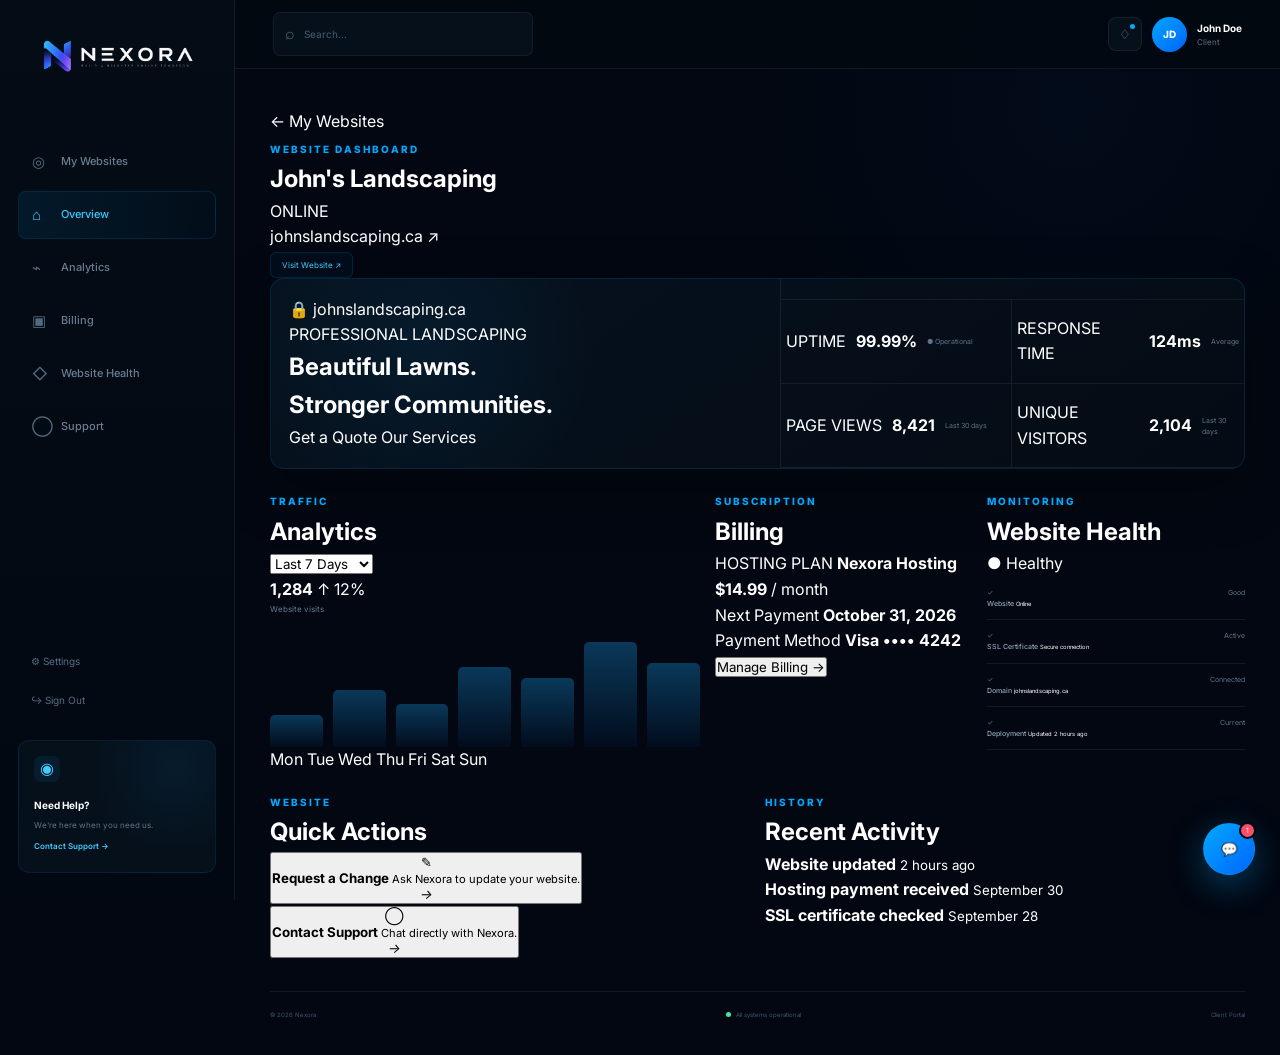
<file: client/dashboard.html>
<!DOCTYPE html>
<html lang="en">

<head>
    <meta charset="UTF-8">

    <meta
        name="viewport"
        content="width=device-width, initial-scale=1.0"
    >

    <title>Website Dashboard | Nexora</title>

    <link rel="stylesheet" href="../style.css">
</head>


<body class="dashboard-body">

<div class="dashboard-layout">

    <!-- ==========================================
         SIDEBAR
    =========================================== -->

    <aside class="sidebar">

        <!-- LOGO -->

        <a href="../index.html" class="dashboard-logo">

            <img
                src="../images/nexora-logo.png"
                alt="Nexora"
                class="dashboard-logo-image"
            >

        </a>


        <!-- NAVIGATION -->

        <nav class="sidebar-nav">

            <a href="my-websites.html">
                <span>◎</span>
                My Websites
            </a>


            <a href="#" class="active">
                <span>⌂</span>
                Overview
            </a>


            <a href="#analytics">
                <span>⌁</span>
                Analytics
            </a>


            <a href="#billing">
                <span>▣</span>
                Billing
            </a>


            <a href="#websiteHealth">
                <span>◇</span>
                Website Health
            </a>


            <a href="#" id="supportNav">
                <span>◯</span>
                Support
            </a>

        </nav>


        <!-- SIDEBAR BOTTOM -->

        <div class="sidebar-bottom">

            <a href="#">
                ⚙ Settings
            </a>


            <a href="../login.html">
                ↪ Sign Out
            </a>


            <div class="support-mini">

                <div class="support-icon">
                    ◉
                </div>


                <div class="support-mini-text">

                    <strong>
                        Need Help?
                    </strong>

                    <p>
                        We're here when you need us.
                    </p>

                </div>


                <button
                    type="button"
                    id="sidebarChat"
                >
                    Contact Support →
                </button>

            </div>

        </div>

    </aside>



    <!-- ==========================================
         MAIN
    =========================================== -->

    <main class="dashboard-main">


        <!-- ======================================
             TOP BAR
        ======================================= -->

        <header class="dashboard-topbar">


            <div class="dashboard-search">

                <span>⌕</span>

                <input
                    type="text"
                    placeholder="Search..."
                >

            </div>


            <div class="dashboard-account">


                <button
                    type="button"
                    class="notification-button"
                    id="notificationButton"
                    aria-label="Notifications"
                >

                    ♢

                    <span></span>

                </button>


                <div class="avatar">
                    JD
                </div>


                <div class="account-name">

                    <strong>
                        John Doe
                    </strong>

                    <span>
                        Client
                    </span>

                </div>

            </div>

        </header>



        <!-- ======================================
             CONTENT
        ======================================= -->

        <div class="dashboard-content">


            <!-- BACK -->

            <a
                href="my-websites.html"
                class="back-websites"
            >
                ← My Websites
            </a>



            <!-- ==================================
                 WEBSITE HEADER
            =================================== -->

            <section class="website-dashboard-header">


                <div>

                    <span class="dashboard-eyebrow">
                        WEBSITE DASHBOARD
                    </span>


                    <div class="website-title-row">

                        <h1 id="websiteName">
                            John's Landscaping
                        </h1>


                        <span
                            class="website-status"
                            id="websiteStatus"
                        >

                            <i></i>

                            ONLINE

                        </span>

                    </div>


                    <a
                        href="#"
                        class="website-header-domain"
                        id="mainWebsiteDomain"
                    >
                        johnslandscaping.ca ↗
                    </a>

                </div>


                <button
                    type="button"
                    class="visit-site"
                    id="visitWebsite"
                >
                    Visit Website ↗
                </button>

            </section>



            <!-- ==================================
                 WEBSITE PREVIEW
            =================================== -->

            <section class="main-website-card">


                <div class="website-preview">


                    <div class="preview-browser-bar">

                        <span></span>
                        <span></span>
                        <span></span>


                        <div class="preview-address">

                            <span>
                                🔒
                            </span>

                            johnslandscaping.ca

                        </div>

                    </div>



                    <div class="preview-site">

                        <span
                            class="preview-category"
                            id="previewCategory"
                        >
                            PROFESSIONAL LANDSCAPING
                        </span>


                        <h2 id="previewHeading">
                            Beautiful Lawns.<br>
                            Stronger Communities.
                        </h2>


                        <div class="preview-buttons">

                            <span>
                                Get a Quote
                            </span>

                            <span>
                                Our Services
                            </span>

                        </div>

                    </div>

                </div>



                <!-- METRICS -->

                <div class="website-metrics">


                    <div class="website-metric">

                        <span>
                            UPTIME
                        </span>

                        <strong id="uptimeValue">
                            99.99%
                        </strong>

                        <small class="metric-good">
                            ● Operational
                        </small>

                    </div>


                    <div class="website-metric">

                        <span>
                            RESPONSE TIME
                        </span>

                        <strong id="responseValue">
                            124ms
                        </strong>

                        <small>
                            Average
                        </small>

                    </div>


                    <div class="website-metric">

                        <span>
                            PAGE VIEWS
                        </span>

                        <strong id="viewsValue">
                            8,421
                        </strong>

                        <small>
                            Last 30 days
                        </small>

                    </div>


                    <div class="website-metric">

                        <span>
                            UNIQUE VISITORS
                        </span>

                        <strong id="visitorsValue">
                            2,104
                        </strong>

                        <small>
                            Last 30 days
                        </small>

                    </div>

                </div>

            </section>



            <!-- ==================================
                 DASHBOARD CARDS
            =================================== -->

            <section class="dashboard-cards">


                <!-- ANALYTICS -->

                <article
                    class="dashboard-card analytics-card"
                    id="analytics"
                >


                    <div class="dashboard-card-header">

                        <div>

                            <span class="dashboard-eyebrow">
                                TRAFFIC
                            </span>

                            <h2>
                                Analytics
                            </h2>

                        </div>


                        <select id="analyticsRange">

                            <option value="7">
                                Last 7 Days
                            </option>

                            <option value="30">
                                Last 30 Days
                            </option>

                        </select>

                    </div>



                    <div class="analytics-number">

                        <strong id="trafficValue">
                            1,284
                        </strong>

                        <span id="trafficGrowth">
                            ↑ 12%
                        </span>

                    </div>


                    <p class="analytics-label">
                        Website visits
                    </p>



                    <div
                        class="analytics-chart"
                        id="analyticsChart"
                    >

                        <div
                            class="chart-bar"
                            style="height:28%"
                        ></div>

                        <div
                            class="chart-bar"
                            style="height:50%"
                        ></div>

                        <div
                            class="chart-bar"
                            style="height:38%"
                        ></div>

                        <div
                            class="chart-bar"
                            style="height:70%"
                        ></div>

                        <div
                            class="chart-bar"
                            style="height:60%"
                        ></div>

                        <div
                            class="chart-bar"
                            style="height:92%"
                        ></div>

                        <div
                            class="chart-bar"
                            style="height:73%"
                        ></div>

                    </div>


                    <div class="chart-days">

                        <span>Mon</span>
                        <span>Tue</span>
                        <span>Wed</span>
                        <span>Thu</span>
                        <span>Fri</span>
                        <span>Sat</span>
                        <span>Sun</span>

                    </div>

                </article>



                <!-- ==================================
                     BILLING
                =================================== -->

                <article
                    class="dashboard-card billing-card"
                    id="billing"
                >


                    <div class="dashboard-card-header">

                        <div>

                            <span class="dashboard-eyebrow">
                                SUBSCRIPTION
                            </span>

                            <h2>
                                Billing
                            </h2>

                        </div>

                    </div>


                    <div class="billing-plan">

                        <span>
                            HOSTING PLAN
                        </span>


                        <strong id="planName">
                            Nexora Hosting
                        </strong>


                        <div class="billing-price">

                            <strong id="planPrice">
                                $14.99
                            </strong>

                            <span>
                                / month
                            </span>

                        </div>

                    </div>


                    <div class="billing-info">

                        <div>

                            <span>
                                Next Payment
                            </span>

                            <strong id="nextPayment">
                                October 31, 2026
                            </strong>

                        </div>


                        <div>

                            <span>
                                Payment Method
                            </span>

                            <strong>
                                Visa •••• 4242
                            </strong>

                        </div>

                    </div>


                    <button
                        type="button"
                        class="manage-billing"
                    >
                        Manage Billing →
                    </button>

                </article>



                <!-- ==================================
                     WEBSITE HEALTH
                =================================== -->

                <article
                    class="dashboard-card health-card"
                    id="websiteHealth"
                >


                    <div class="dashboard-card-header">

                        <div>

                            <span class="dashboard-eyebrow">
                                MONITORING
                            </span>

                            <h2>
                                Website Health
                            </h2>

                        </div>


                        <span class="health-good">
                            ● Healthy
                        </span>

                    </div>



                    <div class="health-list">


                        <div class="health-row">

                            <div>

                                <span class="health-icon">
                                    ✓
                                </span>

                                <div>

                                    <strong>
                                        Website
                                    </strong>

                                    <small>
                                        Online
                                    </small>

                                </div>

                            </div>

                            <span class="health-status-good">
                                Good
                            </span>

                        </div>



                        <div class="health-row">

                            <div>

                                <span class="health-icon">
                                    ✓
                                </span>

                                <div>

                                    <strong>
                                        SSL Certificate
                                    </strong>

                                    <small>
                                        Secure connection
                                    </small>

                                </div>

                            </div>

                            <span class="health-status-good">
                                Active
                            </span>

                        </div>



                        <div class="health-row">

                            <div>

                                <span class="health-icon">
                                    ✓
                                </span>

                                <div>

                                    <strong>
                                        Domain
                                    </strong>

                                    <small>
                                        johnslandscaping.ca
                                    </small>

                                </div>

                            </div>

                            <span class="health-status-good">
                                Connected
                            </span>

                        </div>



                        <div class="health-row">

                            <div>

                                <span class="health-icon">
                                    ✓
                                </span>

                                <div>

                                    <strong>
                                        Deployment
                                    </strong>

                                    <small id="lastUpdated">
                                        Updated 2 hours ago
                                    </small>

                                </div>

                            </div>

                            <span class="health-status-good">
                                Current
                            </span>

                        </div>

                    </div>

                </article>

            </section>



            <!-- ==================================
                 BOTTOM
            =================================== -->

            <section class="dashboard-bottom-grid">


                <!-- QUICK ACTIONS -->

                <article class="dashboard-card">


                    <div class="dashboard-card-header">

                        <div>

                            <span class="dashboard-eyebrow">
                                WEBSITE
                            </span>

                            <h2>
                                Quick Actions
                            </h2>

                        </div>

                    </div>


                    <div class="quick-actions">


                        <button
                            type="button"
                            class="quick-action"
                            id="requestChange"
                        >

                            <span>
                                ✎
                            </span>

                            <div>

                                <strong>
                                    Request a Change
                                </strong>

                                <small>
                                    Ask Nexora to update your website.
                                </small>

                            </div>

                            <i>
                                →
                            </i>

                        </button>



                        <button
                            type="button"
                            class="quick-action"
                            id="quickChat"
                        >

                            <span>
                                ◯
                            </span>

                            <div>

                                <strong>
                                    Contact Support
                                </strong>

                                <small>
                                    Chat directly with Nexora.
                                </small>

                            </div>

                            <i>
                                →
                            </i>

                        </button>

                    </div>

                </article>



                <!-- RECENT ACTIVITY -->

                <article class="dashboard-card">


                    <div class="dashboard-card-header">

                        <div>

                            <span class="dashboard-eyebrow">
                                HISTORY
                            </span>

                            <h2>
                                Recent Activity
                            </h2>

                        </div>

                    </div>


                    <div class="activity-list">


                        <div class="activity-item">

                            <span class="activity-dot"></span>

                            <div>

                                <strong>
                                    Website updated
                                </strong>

                                <small>
                                    2 hours ago
                                </small>

                            </div>

                        </div>


                        <div class="activity-item">

                            <span class="activity-dot"></span>

                            <div>

                                <strong>
                                    Hosting payment received
                                </strong>

                                <small>
                                    September 30
                                </small>

                            </div>

                        </div>


                        <div class="activity-item">

                            <span class="activity-dot"></span>

                            <div>

                                <strong>
                                    SSL certificate checked
                                </strong>

                                <small>
                                    September 28
                                </small>

                            </div>

                        </div>

                    </div>

                </article>

            </section>



            <!-- FOOTER -->

            <footer class="dashboard-footer">

                <span>
                    © 2026 Nexora
                </span>


                <span class="system-operational">

                    <i></i>

                    All systems operational

                </span>


                <span>
                    Client Portal
                </span>

            </footer>

        </div>

    </main>

</div>



<!-- ==============================================
     CHAT LAUNCHER
=============================================== -->

<button
    type="button"
    class="chat-launcher"
    id="chatLauncher"
    aria-label="Open support chat"
>

    <span>
        💬
    </span>

    <i class="chat-notification">
        1
    </i>

</button>



<!-- ==============================================
     SUPPORT CHAT
=============================================== -->

<section
    class="chat-window"
    id="chatWindow"
>


    <header class="chat-header">


        <div class="chat-agent">

            <div class="chat-agent-logo">
                N
            </div>


            <div>

                <strong>
                    Nexora Support
                </strong>


                <span>

                    <i></i>

                    Online

                </span>

            </div>

        </div>


        <button
            type="button"
            id="closeChat"
            aria-label="Close chat"
        >
            ×
        </button>

    </header>



    <div
        class="chat-messages"
        id="chatMessages"
    >


        <div class="chat-day">
            Today
        </div>


        <div class="message support-message">

            <div class="message-avatar">
                N
            </div>


            <div>

                <div class="message-bubble">

                    Hey John! 👋 How can we help
                    with John's Landscaping today?

                </div>


                <small>
                    Nexora Support
                </small>

            </div>

        </div>

    </div>



    <div class="chat-input-area">


        <button
            type="button"
            class="attachment-button"
            id="attachmentButton"
            aria-label="Attach file"
        >
            +
        </button>


        <textarea
            id="chatInput"
            placeholder="Type a message..."
            rows="1"
        ></textarea>


        <button
            type="button"
            id="sendMessage"
            class="send-message"
            aria-label="Send message"
        >
            ➤
        </button>

    </div>

</section>



<!-- CORRECT JS PATH -->
<script src="../js/dashboard.js"></script>

</body>

</html>
</file>
<file: style.css>
/* =========================================================
   NEXORA
   COMPLETE STYLE.CSS
========================================================= */

@import url('https://fonts.googleapis.com/css2?family=Inter:wght@400;500;600;700;800&display=swap');


/* =========================================================
   ROOT
========================================================= */

:root {
    --bg: #020711;
    --bg-2: #040b15;
    --panel: #06101c;
    --panel-2: #081522;

    --blue: #00a8ff;
    --blue-light: #43ccff;
    --blue-dark: #006eff;

    --green: #43e5a5;

    --text: #ffffff;
    --muted: #71869a;
    --muted-light: #94a7ba;

    --border: rgba(255,255,255,.065);
    --blue-border: rgba(0,168,255,.18);

    --radius: 16px;

    --sidebar-width: 235px;

    --shadow:
        0 20px 60px rgba(0,0,0,.28);
}


/* =========================================================
   RESET
========================================================= */

* {
    box-sizing: border-box;
    margin: 0;
    padding: 0;
}

html {
    scroll-behavior: smooth;
}

body {
    font-family: "Inter", sans-serif;
    background: var(--bg);
    color: var(--text);
    line-height: 1.6;
}

a {
    color: inherit;
    text-decoration: none;
}

button,
input,
textarea,
select {
    font-family: inherit;
}

button {
    cursor: pointer;
}

img {
    max-width: 100%;
}


/* =========================================================
   GLOBAL
========================================================= */

.container {
    width: min(1180px, 90%);
    margin: auto;
}

.section {
    padding: 100px 0;
}

.section-label,
.dashboard-eyebrow {
    color: var(--blue);
    font-size: 10px;
    font-weight: 800;
    letter-spacing: 2px;
}

.button {
    display: inline-flex;
    justify-content: center;
    align-items: center;
    padding: 12px 20px;
    border-radius: 8px;
    font-size: 12px;
    font-weight: 700;
    transition: .25s;
}

.primary-button {
    border: 1px solid var(--blue);
    background: linear-gradient(135deg, var(--blue), var(--blue-dark));
    color: white;
    box-shadow: 0 8px 25px rgba(0,168,255,.2);
}

.primary-button:hover {
    transform: translateY(-2px);
    box-shadow: 0 12px 35px rgba(0,168,255,.3);
}

.secondary-button {
    border: 1px solid var(--border);
    background: rgba(255,255,255,.025);
    color: var(--muted-light);
}


/* =========================================================
   MAIN WEBSITE NAVIGATION
========================================================= */

.navbar {
    position: fixed;
    top: 0;
    left: 0;
    width: 100%;
    z-index: 1000;

    border-bottom: 1px solid transparent;
    transition: .25s;
}

.navbar.scrolled {
    background: rgba(2,7,17,.9);
    backdrop-filter: blur(20px);
    border-color: var(--border);
}

.nav-container {
    width: min(1180px, 90%);
    height: 75px;
    margin: auto;

    display: flex;
    align-items: center;
    justify-content: space-between;
}

.logo,
.dashboard-logo,
.login-logo {
    display: flex;
    align-items: center;
    gap: 10px;

    color: white;
    font-size: 18px;
    font-weight: 800;
    letter-spacing: 2px;
}

.logo-icon {
    width: 31px;
    height: 31px;

    display: grid;
    place-items: center;

    border: 1px solid rgba(0,168,255,.35);
    border-radius: 7px;

    background:
        linear-gradient(
            135deg,
            rgba(0,168,255,.25),
            rgba(0,70,255,.08)
        );

    color: var(--blue-light);

    box-shadow:
        0 0 20px rgba(0,168,255,.18);

    font-size: 16px;
}

.nav-links {
    display: flex;
    align-items: center;
    gap: 30px;
}

.nav-links a {
    color: #8294a6;
    font-size: 12px;
    font-weight: 500;
    transition: .2s;
}

.nav-links a:hover {
    color: white;
}

.nav-actions {
    display: flex;
    align-items: center;
    gap: 18px;
}

.client-login {
    color: #93a5b7;
    font-size: 12px;
    font-weight: 600;
}

.client-login:hover {
    color: var(--blue-light);
}

.nav-button {
    padding: 10px 17px;
    border-radius: 7px;

    background:
        linear-gradient(
            135deg,
            var(--blue),
            var(--blue-dark)
        );

    color: white;
    font-size: 11px;
    font-weight: 700;
}

.menu-button {
    display: none;
    border: 0;
    background: transparent;
    color: white;
    font-size: 24px;
}


/* =========================================================
   HOMEPAGE HERO
========================================================= */

.hero {
    position: relative;

    min-height: 100vh;

    display: flex;
    align-items: center;

    overflow: hidden;

    background:
        radial-gradient(
            circle at 72% 48%,
            rgba(0,126,255,.14),
            transparent 28%
        ),
        radial-gradient(
            circle at 20% 30%,
            rgba(0,168,255,.06),
            transparent 25%
        ),
        #020711;
}

.hero::before {
    content: "";

    position: absolute;
    width: 600px;
    height: 600px;

    right: -250px;
    top: 120px;

    border-radius: 50%;

    background: rgba(0,168,255,.06);
    filter: blur(90px);
}

.hero-container {
    width: min(1180px, 90%);
    margin: auto;

    display: grid;
    grid-template-columns: 1fr 1fr;
    align-items: center;

    gap: 70px;
}

.hero-badge {
    display: inline-block;

    margin-bottom: 20px;
    padding: 6px 10px;

    border: 1px solid rgba(0,168,255,.2);
    border-radius: 30px;

    color: var(--blue-light);
    background: rgba(0,168,255,.04);

    font-size: 9px;
    font-weight: 700;
    letter-spacing: 2px;
}

.hero h1 {
    max-width: 650px;

    font-size: clamp(44px, 5vw, 70px);
    line-height: 1.04;
    letter-spacing: -3px;
}

.hero h1 span {
    color: var(--blue-light);
}

.hero p {
    max-width: 560px;
    margin-top: 22px;

    color: var(--muted);
    font-size: 15px;
}

.hero-buttons {
    display: flex;
    gap: 12px;
    margin-top: 30px;
}

.hero-features {
    display: flex;
    gap: 25px;

    margin-top: 30px;

    color: #708498;
    font-size: 10px;
}

.hero-features span::before {
    content: "✓";
    margin-right: 6px;
    color: var(--blue);
}


/* =========================================================
   HOMEPAGE BROWSER
========================================================= */

.browser-window {
    overflow: hidden;

    border: 1px solid rgba(0,168,255,.18);
    border-radius: 16px;

    background: #050e19;

    box-shadow:
        0 30px 100px rgba(0,0,0,.55),
        0 0 80px rgba(0,168,255,.08);

    transition: transform .2s;
}

.browser-top {
    height: 42px;

    display: flex;
    align-items: center;
    gap: 12px;

    padding: 0 15px;

    border-bottom: 1px solid var(--border);

    background: #07111d;
}

.browser-dots {
    display: flex;
    gap: 5px;
}

.browser-dots span,
.preview-dots span {
    width: 6px;
    height: 6px;
    border-radius: 50%;
    background: #405264;
}

.browser-address {
    flex: 1;
    height: 20px;

    border-radius: 5px;
    background: #0a1725;
}

.browser-content {
    min-height: 360px;
    padding: 50px 35px;

    background:
        radial-gradient(
            circle at 70% 30%,
            rgba(0,168,255,.13),
            transparent 25%
        ),
        #040b14;
}


/* =========================================================
   GENERAL HOMEPAGE CARDS
========================================================= */

.section-heading {
    max-width: 650px;
    margin-bottom: 45px;
}

.section-heading h2 {
    margin-top: 7px;

    font-size: clamp(30px, 4vw, 46px);
    letter-spacing: -2px;
}

.section-heading p {
    margin-top: 12px;
    color: var(--muted);
}

.services-grid,
.benefits-grid {
    display: grid;
    grid-template-columns: repeat(4, 1fr);
    gap: 18px;
}

.service-card,
.benefit,
.portfolio-card,
.price-card {
    padding: 25px;

    border: 1px solid var(--border);
    border-radius: var(--radius);

    background:
        linear-gradient(
            145deg,
            rgba(8,19,36,.75),
            rgba(4,10,19,.85)
        );

    transition: .25s;
}

.service-card:hover,
.portfolio-card:hover,
.price-card:hover {
    transform: translateY(-4px);
    border-color: var(--blue-border);
}

.service-card h3,
.benefit h3 {
    margin: 15px 0 7px;
}

.service-card p,
.benefit p {
    color: var(--muted);
    font-size: 12px;
}

.portfolio-grid,
.pricing-grid {
    display: grid;
    grid-template-columns: repeat(3, 1fr);
    gap: 20px;
}

.price-card.featured {
    border-color: rgba(0,168,255,.35);
    box-shadow: 0 0 40px rgba(0,168,255,.07);
}


/* =========================================================
   CONTACT
========================================================= */

.contact-grid {
    display: grid;
    grid-template-columns: 1fr 1fr;
    gap: 70px;
}

.contact-form {
    padding: 30px;

    border: 1px solid var(--border);
    border-radius: var(--radius);

    background: #050e19;
}

.form-group {
    margin-bottom: 17px;
}

.form-group label {
    display: block;
    margin-bottom: 7px;

    color: #8ca0b4;
    font-size: 11px;
    font-weight: 600;
}

.form-group input,
.form-group textarea,
.form-group select,
.password-wrapper input {
    width: 100%;

    padding: 12px 13px;

    outline: none;

    border: 1px solid rgba(255,255,255,.07);
    border-radius: 8px;

    background: #071321;
    color: white;

    font-size: 12px;
}

.form-group input:focus,
.form-group textarea:focus,
.form-group select:focus {
    border-color: rgba(0,168,255,.5);
}


/* =========================================================
   LOGIN
========================================================= */

.portal-body {
    min-height: 100vh;

    background:
        radial-gradient(
            circle at 15% 20%,
            rgba(0,126,255,.12),
            transparent 30%
        ),
        radial-gradient(
            circle at 85% 80%,
            rgba(0,168,255,.08),
            transparent 30%
        ),
        #020711;

    overflow-x: hidden;
}

.login-page {
    position: relative;
    z-index: 2;

    min-height: 100vh;

    display: flex;
    flex-direction: column;
    justify-content: center;
    align-items: center;

    padding: 40px 20px;
}

.login-logo {
    margin-bottom: 30px;
}

.login-card {
    width: 100%;
    max-width: 460px;

    padding: 42px;

    border: 1px solid rgba(0,168,255,.18);
    border-radius: 22px;

    background:
        linear-gradient(
            145deg,
            rgba(9,22,40,.94),
            rgba(3,10,20,.97)
        );

    box-shadow: 0 30px 100px rgba(0,0,0,.5);
}

.login-heading {
    margin-bottom: 30px;
}

.login-heading h1 {
    margin: 8px 0;
    font-size: 34px;
    letter-spacing: -1.5px;
}

.login-heading p {
    color: var(--muted);
    font-size: 13px;
}

.password-label {
    display: flex;
    justify-content: space-between;
    align-items: center;
}

.forgot-password {
    color: var(--blue-light);
    font-size: 10px;
}

.password-wrapper {
    position: relative;
}

.password-wrapper input {
    padding-right: 65px;
}

.show-password {
    position: absolute;
    right: 13px;
    top: 50%;
    transform: translateY(-50%);

    border: 0;
    background: transparent;

    color: var(--blue-light);
    font-size: 10px;
}

.login-button {
    width: 100%;
    margin-top: 8px;
    border: 0;
}

.login-security {
    display: flex;
    justify-content: center;
    align-items: center;
    gap: 7px;

    margin-top: 25px;
    padding-top: 20px;

    border-top: 1px solid rgba(255,255,255,.05);

    color: #61758a;
    font-size: 10px;
}

.login-security span {
    color: var(--blue);
}

.back-home {
    margin-top: 25px;

    color: #71859a;
    font-size: 11px;
}

.portal-glow {
    position: fixed;
    border-radius: 50%;
    filter: blur(100px);
    pointer-events: none;
}

.portal-glow-one {
    width: 400px;
    height: 400px;

    top: -200px;
    left: -100px;

    background: rgba(0,105,255,.12);
}

.portal-glow-two {
    width: 450px;
    height: 450px;

    right: -100px;
    bottom: -250px;

    background: rgba(0,168,255,.09);
}


/* =========================================================
   DASHBOARD
========================================================= */

.dashboard-body {
    min-height: 100vh;
    background: #020711;
    color: white;
}

.dashboard-layout {
    min-height: 100vh;
}


/* =========================================================
   SIDEBAR
========================================================= */

.sidebar {
    position: fixed;
    inset: 0 auto 0 0;

    width: var(--sidebar-width);
    height: 100vh;

    display: flex;
    flex-direction: column;

    padding: 27px 18px;

    border-right: 1px solid var(--border);

    background:
        linear-gradient(
            180deg,
            #040c16,
            #020811
        );

    z-index: 100;
}

.dashboard-logo {
    padding: 0 8px;
}

.sidebar-nav {
    display: flex;
    flex-direction: column;
    gap: 5px;

    margin-top: 50px;
}

.sidebar-nav a {
    display: flex;
    align-items: center;
    gap: 12px;

    padding: 11px 13px;

    border: 1px solid transparent;
    border-radius: 8px;

    color: #687d91;
    font-size: 11px;
    font-weight: 500;

    transition: .2s;
}

.sidebar-nav a > span {
    width: 17px;
    color: #526b80;
    font-size: 15px;
}

.sidebar-nav a:hover {
    color: white;
    background: rgba(255,255,255,.02);
}

.sidebar-nav a.active {
    color: #3bc7ff;

    border-color: rgba(0,168,255,.13);

    background:
        linear-gradient(
            90deg,
            rgba(0,168,255,.09),
            rgba(0,168,255,.02)
        );
}

.sidebar-nav a.active > span {
    color: var(--blue-light);
}

.sidebar-bottom {
    margin-top: auto;

    display: flex;
    flex-direction: column;
    gap: 5px;
}

.sidebar-bottom > a {
    padding: 9px 13px;

    color: #586d81;
    font-size: 10px;
}

.support-mini {
    margin-top: 18px;
    padding: 15px;

    border: 1px solid rgba(0,168,255,.1);
    border-radius: 11px;

    background:
        radial-gradient(
            circle at 80% 20%,
            rgba(0,168,255,.08),
            transparent 45%
        ),
        #06101b;
}

.support-icon {
    width: 26px;
    height: 26px;

    display: grid;
    place-items: center;

    margin-bottom: 9px;

    border-radius: 7px;

    background: rgba(0,168,255,.09);
    color: var(--blue-light);
}

.support-mini strong {
    font-size: 10px;
}

.support-mini p {
    margin-top: 2px;

    color: #607488;
    font-size: 8px;
}

.support-mini button {
    margin-top: 10px;
    padding: 0;

    border: 0;
    background: transparent;

    color: var(--blue-light);
    font-size: 8px;
    font-weight: 600;
}


/* =========================================================
   DASHBOARD MAIN
========================================================= */

.dashboard-main {
    min-height: 100vh;

    margin-left: var(--sidebar-width);

    background:
        radial-gradient(
            circle at 80% 10%,
            rgba(0,119,255,.035),
            transparent 25%
        ),
        #020711;
}


/* =========================================================
   TOP BAR
========================================================= */

.dashboard-topbar {
    height: 69px;

    display: flex;
    align-items: center;
    justify-content: space-between;

    padding: 0 38px;

    border-bottom: 1px solid var(--border);

    background: rgba(3,9,17,.82);
    backdrop-filter: blur(15px);
}

.dashboard-search {
    width: 260px;

    display: flex;
    align-items: center;
    gap: 9px;

    padding: 8px 11px;

    border: 1px solid rgba(255,255,255,.055);
    border-radius: 7px;

    background: #06101b;
}

.dashboard-search span {
    color: #52677a;
}

.dashboard-search input {
    width: 100%;

    border: 0;
    outline: 0;

    background: transparent;
    color: white;

    font-size: 10px;
}

.dashboard-search input::placeholder {
    color: #475c70;
}

.dashboard-account {
    display: flex;
    align-items: center;
    gap: 10px;
}

.notification-button {
    position: relative;

    width: 34px;
    height: 34px;

    border: 1px solid var(--border);
    border-radius: 8px;

    background: #06101b;
    color: #71869a;
}

.notification-button > span {
    position: absolute;
    right: 6px;
    top: 6px;

    width: 5px;
    height: 5px;

    border-radius: 50%;

    background: var(--blue);
}

.avatar {
    width: 35px;
    height: 35px;

    display: grid;
    place-items: center;

    border-radius: 50%;

    background:
        linear-gradient(
            135deg,
            #00a8ff,
            #0062ff
        );

    font-size: 10px;
    font-weight: 800;
}

.account-name {
    display: flex;
    flex-direction: column;
}

.account-name strong {
    font-size: 10px;
}

.account-name span {
    color: #5d7185;
    font-size: 8px;
}


/* =========================================================
   DASHBOARD CONTENT
========================================================= */

.dashboard-content {
    width: min(1260px, calc(100% - 70px));
    margin: auto;

    padding: 40px 0 35px;
}


/* =========================================================
   WELCOME
========================================================= */

.welcome-row {
    position: relative;

    display: flex;
    align-items: flex-end;
    justify-content: space-between;
    gap: 30px;

    margin-bottom: 25px;
}

.welcome-copy h1 {
    margin-top: 5px;

    font-size: 28px;
    line-height: 1.2;
    letter-spacing: -1.3px;
}

.welcome-copy h1 span {
    color: var(--blue-light);
}

.welcome-copy p {
    margin-top: 6px;

    color: #667b8f;
    font-size: 10px;
}


/* =========================================================
   WEBSITE SELECTOR
========================================================= */

.website-selector {
    position: relative;
    width: 270px;
    z-index: 50;
}

.selector-label {
    display: block;

    margin-bottom: 6px;

    color: #536a7e;

    font-size: 8px;
    font-weight: 700;
    letter-spacing: 1.5px;
}

.website-selector-button {
    width: 100%;

    display: flex;
    align-items: center;
    gap: 10px;

    padding: 9px 11px;

    border: 1px solid rgba(0,168,255,.14);
    border-radius: 9px;

    background: #06111e;
    color: white;

    text-align: left;

    transition: .2s;
}

.website-selector-button:hover,
.website-selector-button.active {
    border-color: rgba(0,168,255,.35);
}

.selector-site-icon,
.website-option-icon {
    width: 32px;
    height: 32px;

    flex-shrink: 0;

    display: grid;
    place-items: center;

    border-radius: 7px;

    background:
        linear-gradient(
            135deg,
            rgba(0,168,255,.22),
            rgba(0,92,255,.08)
        );

    color: var(--blue-light);

    font-size: 9px;
    font-weight: 800;
}

.selector-site-info {
    min-width: 0;
    flex: 1;

    display: flex;
    flex-direction: column;
}

.selector-site-info strong {
    overflow: hidden;

    font-size: 10px;

    text-overflow: ellipsis;
    white-space: nowrap;
}

.selector-site-info small {
    overflow: hidden;

    color: #5c7185;
    font-size: 8px;

    text-overflow: ellipsis;
    white-space: nowrap;
}

.selector-arrow {
    color: #657b8e;
    transition: .2s;
}

.website-selector-button.active .selector-arrow {
    transform: rotate(180deg);
}

.website-dropdown {
    position: absolute;
    top: calc(100% + 8px);
    right: 0;

    width: 100%;

    padding: 6px;

    visibility: hidden;
    opacity: 0;

    border: 1px solid rgba(0,168,255,.15);
    border-radius: 10px;

    background: #06101c;

    box-shadow:
        0 20px 50px rgba(0,0,0,.45);

    transform: translateY(-5px);

    transition: .18s;
}

.website-dropdown.open {
    visibility: visible;
    opacity: 1;
    transform: translateY(0);
}

.website-option {
    width: 100%;

    display: flex;
    align-items: center;
    gap: 9px;

    padding: 9px;

    border: 0;
    border-radius: 7px;

    background: transparent;
    color: white;

    text-align: left;
}

.website-option:hover,
.website-option.active {
    background: rgba(0,168,255,.06);
}

.website-option > span:nth-child(2) {
    min-width: 0;
    flex: 1;

    display: flex;
    flex-direction: column;
}

.website-option strong {
    font-size: 9px;
}

.website-option small {
    color: #597084;
    font-size: 7px;
}

.website-option i {
    color: var(--blue-light);
    font-size: 10px;
    font-style: normal;
}

.website-dropdown-divider {
    height: 1px;
    margin: 5px 3px;

    background: var(--border);
}

.add-website {
    width: 100%;

    padding: 9px;

    border: 0;
    border-radius: 7px;

    background: transparent;
    color: var(--blue-light);

    text-align: left;

    font-size: 8px;
    font-weight: 600;
}


/* =========================================================
   MAIN WEBSITE CARD
========================================================= */

.main-website-card {
    display: grid;
    grid-template-columns: 1.1fr 1fr;

    overflow: hidden;

    margin-bottom: 18px;

    border: 1px solid rgba(0,168,255,.14);
    border-radius: 14px;

    background:
        linear-gradient(
            145deg,
            #06121f,
            #040b14
        );

    box-shadow: var(--shadow);
}

.website-preview {
    padding: 18px;

    border-right: 1px solid var(--border);

    background:
        radial-gradient(
            circle at 30% 40%,
            rgba(0,168,255,.07),
            transparent 45%
        );
}

.preview-browser {
    overflow: hidden;

    min-height: 230px;

    border: 1px solid rgba(255,255,255,.07);
    border-radius: 9px;

    background: #06111c;
}

.preview-browser-top {
    height: 24px;

    display: flex;
    align-items: center;

    padding: 0 9px;

    border-bottom: 1px solid rgba(255,255,255,.04);

    background: #091522;
}

.preview-dots {
    display: flex;
    gap: 4px;
}

.preview-dots span {
    width: 4px;
    height: 4px;
}

.preview-nav {
    display: flex;
    justify-content: space-between;
    align-items: center;

    padding: 10px 15px;

    border-bottom: 1px solid rgba(255,255,255,.035);

    color: #657a8d;
    font-size: 7px;
}

.preview-nav strong {
    color: #c7d4df;
    font-size: 8px;
}

.preview-content {
    min-height: 175px;

    display: flex;
    flex-direction: column;
    justify-content: center;
    align-items: flex-start;

    padding: 20px 25px;

    background:
        radial-gradient(
            circle at 70% 45%,
            rgba(0,168,255,.16),
            transparent 32%
        ),
        linear-gradient(
            135deg,
            #06121e,
            #030a12
        );
}

.preview-content small {
    color: var(--blue-light);
    font-size: 6px;
    letter-spacing: 1.5px;
}

.preview-content h3 {
    max-width: 330px;

    margin-top: 5px;

    font-size: 20px;
    line-height: 1.15;
    letter-spacing: -.8px;
}

.preview-content p {
    max-width: 260px;

    margin-top: 8px;

    color: #60758a;
    font-size: 7px;
}

.preview-content button {
    margin-top: 12px;
    padding: 7px 11px;

    border: 0;
    border-radius: 5px;

    background: var(--blue);
    color: white;

    font-size: 7px;
    font-weight: 700;
}


/* =========================================================
   WEBSITE INFORMATION
========================================================= */

.website-information {
    padding: 26px;
}

.website-info-top {
    display: grid;
    grid-template-columns: 1fr auto;
    align-items: start;
    gap: 15px;
}

.website-info-top h2 {
    margin-top: 5px;

    font-size: 17px;
    letter-spacing: -.5px;
}

.website-info-top h2 span {
    color: var(--blue-light);
}

.status-online {
    display: inline-flex;
    align-items: center;
    gap: 6px;

    padding: 5px 8px;

    border: 1px solid rgba(67,229,165,.15);
    border-radius: 20px;

    background: rgba(67,229,165,.04);
    color: var(--green);

    font-size: 7px;
    font-weight: 800;
    letter-spacing: 1px;
}

.status-online i {
    width: 5px;
    height: 5px;

    border-radius: 50%;

    background: var(--green);

    box-shadow:
        0 0 8px rgba(67,229,165,.8);
}

.visit-site {
    grid-column: 1 / -1;

    justify-self: start;

    padding: 7px 11px;

    border: 1px solid rgba(0,168,255,.14);
    border-radius: 6px;

    background: rgba(0,168,255,.04);
    color: var(--blue-light);

    font-size: 8px;
}

.website-metrics {
    display: grid;
    grid-template-columns: repeat(2, 1fr);

    margin-top: 20px;

    border-top: 1px solid var(--border);
}

.website-metrics > div {
    display: flex;
    align-items: center;
    gap: 10px;

    padding: 15px 5px;

    border-bottom: 1px solid var(--border);
}

.website-metrics > div:nth-child(odd) {
    border-right: 1px solid var(--border);
}

.metric-icon {
    width: 27px;
    height: 27px;

    display: grid;
    place-items: center;

    border-radius: 7px;

    background: rgba(0,168,255,.06);
    color: var(--blue-light);

    font-size: 11px;
}

.website-metrics section {
    display: flex;
    flex-direction: column;
}

.website-metrics strong {
    font-size: 16px;
}

.website-metrics small {
    color: #5f7488;
    font-size: 7px;
}


/* =========================================================
   DASHBOARD CARDS
========================================================= */

.dashboard-cards {
    display: grid;
    grid-template-columns: 1.5fr .9fr .9fr;
    gap: 15px;
}

.dash-card {
    padding: 20px;

    border: 1px solid var(--border);
    border-radius: 12px;

    background:
        linear-gradient(
            145deg,
            #06111d,
            #040b14
        );

    box-shadow:
        0 12px 40px rgba(0,0,0,.12);
}

.dash-card-title {
    display: flex;
    align-items: center;
    justify-content: space-between;

    margin-bottom: 20px;
}

.dash-card-title > div {
    display: flex;
    align-items: center;
    gap: 8px;
}

.dash-card-title strong {
    font-size: 10px;
}

.card-icon {
    width: 24px;
    height: 24px;

    display: grid;
    place-items: center;

    border-radius: 6px;

    background: rgba(0,168,255,.06);
    color: var(--blue-light);

    font-size: 10px;
}

.dash-card-title select {
    padding: 6px 8px;

    outline: 0;

    border: 1px solid var(--border);
    border-radius: 6px;

    background: #071421;
    color: #71869a;

    font-size: 7px;
}

.dash-card-title a {
    color: var(--blue-light);
    font-size: 7px;
}


/* =========================================================
   ANALYTICS
========================================================= */

.analytics-label {
    color: #667c90;
    font-size: 8px;
}

.analytics-total {
    display: flex;
    align-items: center;
    gap: 8px;

    margin-top: 2px;
}

.analytics-total > span {
    font-size: 28px;
    font-weight: 800;
    letter-spacing: -1px;
}

.analytics-total small {
    padding: 3px 5px;

    border-radius: 4px;

    background: rgba(67,229,165,.06);
    color: var(--green);

    font-size: 7px;
}

.total-visitors-label {
    color: #4e6478;
    font-size: 7px;
}

.analytics-chart {
    height: 115px;

    display: flex;
    align-items: flex-end;
    gap: 10px;

    margin-top: 17px;
}

.analytics-chart > div {
    height: 100%;
    flex: 1;

    display: flex;
    flex-direction: column;
    justify-content: flex-end;
    align-items: center;

    gap: 6px;
}

.analytics-chart i {
    width: 100%;
    max-width: 25px;

    display: block;

    border-radius: 4px 4px 1px 1px;

    background:
        linear-gradient(
            180deg,
            #39caff,
            #0068ff
        );

    box-shadow:
        0 0 12px rgba(0,168,255,.08);

    transition: height .4s ease;
}

.analytics-chart span {
    color: #506578;
    font-size: 6px;
}

.view-analytics-button {
    margin-top: 15px;
    padding: 0;

    border: 0;
    background: transparent;

    color: var(--blue-light);

    font-size: 7px;
}


/* =========================================================
   BILLING
========================================================= */

.plan-title {
    color: #7e92a5;
    font-size: 9px;
}

.plan-price {
    margin: 4px 0 15px;
}

.plan-price > span {
    font-size: 25px;
    font-weight: 800;
}

.plan-price small {
    color: #5d7286;
    font-size: 8px;
}

.payment-status,
.payment-date {
    display: flex;
    justify-content: space-between;
    gap: 10px;

    padding: 10px 0;

    border-top: 1px solid var(--border);

    font-size: 7px;
}

.payment-status > span,
.payment-date small {
    color: #607589;
}

.payment-status strong {
    color: var(--green);
}

.payment-date strong {
    color: #9badbd;
}

.payment-method {
    display: flex;
    align-items: center;
    gap: 8px;

    padding: 10px 0;

    border-top: 1px solid var(--border);
}

.card-brand {
    padding: 4px 6px;

    border-radius: 4px;

    background: #12243a;
    color: #b7c8d8;

    font-size: 6px;
    font-weight: 800;
}

.payment-method > div:last-child {
    display: flex;
    flex-direction: column;
}

.payment-method small {
    color: #586e82;
    font-size: 6px;
}

.payment-method strong {
    font-size: 8px;
}

.dashboard-button {
    width: 100%;

    margin-top: 8px;
    padding: 8px;

    border: 1px solid rgba(0,168,255,.16);
    border-radius: 6px;

    background: rgba(0,168,255,.04);
    color: var(--blue-light);

    font-size: 7px;
    font-weight: 600;
}


/* =========================================================
   HEALTH
========================================================= */

.health-row {
    display: flex;
    justify-content: space-between;
    gap: 10px;

    padding: 10px 0;

    border-bottom: 1px solid var(--border);

    font-size: 7px;
}

.health-row span {
    color: #607589;
}

.health-row strong {
    color: #91a4b6;
    font-weight: 500;
}

.health-row strong.healthy {
    color: var(--green);
}


/* =========================================================
   LOWER GRID
========================================================= */

.dashboard-bottom-grid {
    display: grid;
    grid-template-columns: 1fr 1fr;
    gap: 15px;

    margin-top: 15px;
}

.dashboard-bottom-grid h3 {
    margin-bottom: 14px;
    font-size: 12px;
}

.quick-action-grid {
    display: grid;
    grid-template-columns: repeat(2, 1fr);
    gap: 8px;
}

.quick-action-grid button {
    display: flex;
    align-items: center;
    gap: 9px;

    padding: 11px;

    border: 1px solid var(--border);
    border-radius: 7px;

    background: rgba(255,255,255,.012);
    color: #7e92a5;

    text-align: left;

    font-size: 7px;

    transition: .2s;
}

.quick-action-grid button:hover {
    border-color: rgba(0,168,255,.2);

    background: rgba(0,168,255,.035);

    color: white;
}

.quick-icon {
    color: var(--blue-light);
    font-size: 13px;
}


/* =========================================================
   ACTIVITY
========================================================= */

.activity-row {
    display: grid;
    grid-template-columns: 8px 1fr auto;
    align-items: center;
    gap: 8px;

    padding: 9px 0;

    border-bottom: 1px solid var(--border);
}

.activity-dot {
    width: 5px;
    height: 5px;

    border-radius: 50%;

    background: #476076;
}

.activity-dot.success {
    background: var(--green);
    box-shadow: 0 0 7px rgba(67,229,165,.5);
}

.activity-row p {
    color: #8295a7;
    font-size: 7px;
}

.activity-row small {
    color: #4f6478;
    font-size: 6px;
}


/* =========================================================
   DASHBOARD FOOTER
========================================================= */

.dashboard-footer {
    display: flex;
    align-items: center;
    justify-content: space-between;

    margin-top: 30px;
    padding-top: 18px;

    border-top: 1px solid var(--border);

    color: #40576b;
    font-size: 6px;
}

.system-operational {
    display: flex;
    align-items: center;
    gap: 5px;
}

.system-operational i {
    width: 5px;
    height: 5px;

    border-radius: 50%;

    background: var(--green);
}


/* =========================================================
   LIVE CHAT LAUNCHER
========================================================= */

.chat-launcher {
    position: fixed;

    right: 25px;
    bottom: 25px;

    width: 52px;
    height: 52px;

    display: grid;
    place-items: center;

    border: 1px solid rgba(0,168,255,.35);
    border-radius: 50%;

    background:
        linear-gradient(
            135deg,
            #00a8ff,
            #0065ff
        );

    color: white;

    box-shadow:
        0 10px 35px rgba(0,168,255,.35);

    z-index: 1000;

    transition: .25s;
}

.chat-launcher:hover {
    transform: translateY(-3px) scale(1.03);
}

.chat-launcher.hidden {
    visibility: hidden;
    opacity: 0;
    transform: scale(.8);
}

.chat-notification {
    position: absolute;

    right: -2px;
    top: -2px;

    width: 17px;
    height: 17px;

    display: grid;
    place-items: center;

    border: 2px solid #020711;
    border-radius: 50%;

    background: #ff4e67;
    color: white;

    font-size: 7px;
    font-style: normal;
}


/* =========================================================
   LIVE CHAT WINDOW
========================================================= */

.chat-window {
    position: fixed;

    right: 25px;
    bottom: 25px;

    width: 355px;
    height: 520px;

    display: flex;
    flex-direction: column;

    visibility: hidden;
    opacity: 0;

    overflow: hidden;

    border: 1px solid rgba(0,168,255,.18);
    border-radius: 16px;

    background: #050e19;

    box-shadow:
        0 30px 90px rgba(0,0,0,.6),
        0 0 40px rgba(0,168,255,.07);

    transform:
        translateY(15px)
        scale(.96);

    transform-origin: bottom right;

    transition: .22s;

    z-index: 1001;
}

.chat-window.open {
    visibility: visible;
    opacity: 1;

    transform:
        translateY(0)
        scale(1);
}


/* =========================================================
   CHAT HEADER
========================================================= */

.chat-header {
    min-height: 67px;

    display: flex;
    align-items: center;
    justify-content: space-between;

    padding: 12px 15px;

    border-bottom: 1px solid var(--border);

    background:
        linear-gradient(
            135deg,
            #071725,
            #06101c
        );
}

.chat-agent {
    display: flex;
    align-items: center;
    gap: 9px;
}

.chat-agent-logo,
.message-avatar {
    width: 32px;
    height: 32px;

    flex-shrink: 0;

    display: grid;
    place-items: center;

    border-radius: 8px;

    background:
        linear-gradient(
            135deg,
            #00a8ff,
            #0066ff
        );

    color: white;

    font-size: 10px;
    font-weight: 800;
}

.chat-agent > div:last-child {
    display: flex;
    flex-direction: column;
}

.chat-agent strong {
    font-size: 10px;
}

.chat-agent span {
    display: flex;
    align-items: center;
    gap: 5px;

    color: #73889c;
    font-size: 7px;
}

.chat-agent span i {
    width: 5px;
    height: 5px;

    border-radius: 50%;

    background: var(--green);
}

.chat-header > button {
    width: 28px;
    height: 28px;

    border: 0;
    border-radius: 6px;

    background: transparent;
    color: #72869a;

    font-size: 20px;
}


/* =========================================================
   CHAT MESSAGES
========================================================= */

.chat-messages {
    flex: 1;

    overflow-y: auto;

    padding: 16px 14px;

    background:
        radial-gradient(
            circle at 90% 20%,
            rgba(0,168,255,.035),
            transparent 25%
        ),
        #040b14;
}

.chat-day {
    margin-bottom: 18px;

    color: #4f6579;

    text-align: center;

    font-size: 7px;
}

.message {
    display: flex;
    gap: 8px;

    margin-bottom: 15px;
}

.message > div:not(.message-avatar) {
    max-width: 78%;
}

.message-bubble {
    padding: 9px 11px;

    border-radius: 10px;

    font-size: 9px;
    line-height: 1.55;
}

.support-message .message-bubble {
    border: 1px solid var(--border);

    border-top-left-radius: 3px;

    background: #081522;
    color: #9bafc1;
}

.message-avatar {
    width: 25px;
    height: 25px;

    border-radius: 6px;

    font-size: 7px;
}

.client-message {
    justify-content: flex-end;
}

.client-message > div {
    display: flex;
    flex-direction: column;
    align-items: flex-end;
}

.client-message .message-bubble {
    border-top-right-radius: 3px;

    background:
        linear-gradient(
            135deg,
            #008fe8,
            #0066ff
        );

    color: white;
}

.message small {
    display: block;

    margin-top: 4px;

    color: #435a6e;

    font-size: 6px;
}


/* =========================================================
   TYPING
========================================================= */

.typing-bubble {
    display: flex;
    align-items: center;
    gap: 3px;

    width: 45px;
}

.typing-bubble span {
    width: 4px;
    height: 4px;

    border-radius: 50%;

    background: #73899d;

    animation: typing 1s infinite ease-in-out;
}

.typing-bubble span:nth-child(2) {
    animation-delay: .15s;
}

.typing-bubble span:nth-child(3) {
    animation-delay: .3s;
}

@keyframes typing {

    0%,
    60%,
    100% {
        transform: translateY(0);
        opacity: .4;
    }

    30% {
        transform: translateY(-3px);
        opacity: 1;
    }
}


/* =========================================================
   CHAT INPUT
========================================================= */

.chat-input-area {
    display: flex;
    align-items: flex-end;
    gap: 7px;

    padding: 10px;

    border-top: 1px solid var(--border);

    background: #06101b;
}

.chat-input-area textarea {
    flex: 1;

    min-height: 37px;
    max-height: 110px;

    resize: none;
    outline: 0;

    padding: 10px;

    border: 1px solid rgba(255,255,255,.065);
    border-radius: 8px;

    background: #081522;
    color: white;

    font-size: 9px;
}

.chat-input-area textarea:focus {
    border-color: rgba(0,168,255,.3);
}

.chat-input-area textarea::placeholder {
    color: #4c6175;
}

.attachment-button,
.send-message {
    width: 37px;
    height: 37px;

    flex-shrink: 0;

    display: grid;
    place-items: center;

    border-radius: 8px;
}

.attachment-button {
    border: 1px solid var(--border);

    background: #081522;
    color: #73899d;
}

.send-message {
    border: 0;

    background:
        linear-gradient(
            135deg,
            #00a8ff,
            #0066ff
        );

    color: white;
}


/* =========================================================
   DASHBOARD SWITCH ANIMATION
========================================================= */

.dashboard-refresh {
    animation:
        dashboardRefresh
        .32s ease;
}

@keyframes dashboardRefresh {

    from {
        opacity: .7;
        transform: translateY(3px);
    }

    to {
        opacity: 1;
        transform: translateY(0);
    }
}


/* =========================================================
   SCROLLBAR
========================================================= */

::-webkit-scrollbar {
    width: 7px;
}

::-webkit-scrollbar-track {
    background: #030a12;
}

::-webkit-scrollbar-thumb {
    border-radius: 20px;
    background: #14283a;
}

::-webkit-scrollbar-thumb:hover {
    background: #1a3a52;
}


/* =========================================================
   TABLET
========================================================= */

@media (max-width: 1050px) {

    .services-grid,
    .benefits-grid {
        grid-template-columns:
            repeat(2, 1fr);
    }

    .dashboard-cards {
        grid-template-columns:
            1fr 1fr;
    }

    .analytics-panel {
        grid-column: 1 / -1;
    }

    .main-website-card {
        grid-template-columns: 1fr;
    }

    .website-preview {
        border-right: 0;
        border-bottom: 1px solid var(--border);
    }

}


/* =========================================================
   MOBILE / TABLET DASHBOARD
========================================================= */

@media (max-width: 800px) {

    /* MAIN WEBSITE */

    .nav-links {
        position: absolute;

        top: 75px;
        left: 5%;
        right: 5%;

        display: none;
        flex-direction: column;
        align-items: stretch;

        padding: 18px;

        border: 1px solid var(--border);
        border-radius: 12px;

        background: #06101b;
    }

    .nav-links.active {
        display: flex;
    }

    .nav-actions {
        display: none;
    }

    .menu-button {
        display: block;
    }

    .hero-container {
        grid-template-columns: 1fr;
        padding: 120px 0 70px;
    }

    .hero h1 {
        font-size: 46px;
    }

    .portfolio-grid,
    .pricing-grid,
    .contact-grid {
        grid-template-columns: 1fr;
    }


    /* DASHBOARD */

    .sidebar {
        position: sticky;
        top: 0;

        width: 100%;
        height: 60px;

        flex-direction: row;
        align-items: center;
        justify-content: space-between;

        padding: 0 18px;

        border-right: 0;
        border-bottom: 1px solid var(--border);
    }

    .sidebar-nav,
    .sidebar-bottom {
        display: none;
    }

    .dashboard-main {
        margin-left: 0;
    }

    .dashboard-topbar {
        height: 58px;
        padding: 0 18px;
    }

    .dashboard-search {
        width: min(230px, 55%);
    }

    .account-name {
        display: none;
    }

    .dashboard-content {
        width: calc(100% - 32px);
        padding-top: 28px;
    }

    .welcome-row {
        align-items: flex-start;
        flex-direction: column;
    }

    .website-selector {
        width: 100%;
    }

    .dashboard-cards,
    .dashboard-bottom-grid {
        grid-template-columns: 1fr;
    }

    .analytics-panel {
        grid-column: auto;
    }

}


/* =========================================================
   PHONE
========================================================= */

@media (max-width: 600px) {

    .section {
        padding: 70px 0;
    }

    .services-grid,
    .benefits-grid {
        grid-template-columns: 1fr;
    }

    .hero h1 {
        font-size: 39px;
        letter-spacing: -2px;
    }

    .hero-buttons {
        flex-direction: column;
    }

    .hero-features {
        flex-wrap: wrap;
    }

    .login-card {
        padding: 27px 21px;
    }


    /* DASHBOARD */

    .dashboard-logo {
        font-size: 14px;
    }

    .dashboard-logo .logo-icon {
        width: 27px;
        height: 27px;
    }

    .dashboard-search {
        display: none;
    }

    .dashboard-topbar {
        justify-content: flex-end;
    }

    .welcome-copy h1 {
        font-size: 24px;
    }

    .main-website-card {
        border-radius: 11px;
    }

    .website-preview {
        padding: 10px;
    }

    .preview-content h3 {
        font-size: 17px;
    }

    .website-information {
        padding: 18px;
    }

    .website-info-top {
        grid-template-columns: 1fr;
    }

    .status-online {
        justify-self: start;
    }

    .website-info-top h2 {
        word-break: break-word;
        font-size: 15px;
    }

    .website-metrics {
        grid-template-columns:
            repeat(2, 1fr);
    }

    .website-metrics strong {
        font-size: 14px;
    }

    .dash-card {
        padding: 17px;
    }

    .dashboard-footer {
        flex-direction: column;
        align-items: flex-start;
        gap: 8px;
    }


    /* CHAT */

    .chat-launcher {
        right: 17px;
        bottom: 17px;
    }

    .chat-window {
        inset: 0;

        width: 100%;
        height: var(--mobile-height, 100vh);

        border: 0;
        border-radius: 0;

        transform:
            translateY(20px);
    }

    .chat-window.open {
        transform:
            translateY(0);
    }

    .chat-header {
        min-height: 65px;
    }

    .chat-messages {
        padding: 18px 13px;
    }

    .message-bubble {
        font-size: 10px;
    }

}


/* =========================================================
   EXTRA SMALL PHONE
========================================================= */

@media (max-width: 390px) {

    .dashboard-content {
        width: calc(100% - 22px);
    }

    .website-metrics {
        grid-template-columns: 1fr;
    }

    .website-metrics > div:nth-child(odd) {
        border-right: 0;
    }

    .quick-action-grid {
        grid-template-columns: 1fr;
    }

    .analytics-chart {
        gap: 5px;
    }

}
/* =========================================================
   MY WEBSITES PAGE
========================================================= */

.websites-page-header {
    margin-bottom: 32px;
}

.websites-page-header h1 {
    margin-top: 5px;

    font-size: 32px;
    letter-spacing: -1.5px;
}

.websites-page-header p {
    margin-top: 6px;

    color: #667b8f;
    font-size: 11px;
}


/* WEBSITE GRID */

.websites-grid {
    display: grid;

    grid-template-columns:
        repeat(2, minmax(0, 1fr));

    gap: 18px;
}


/* WEBSITE CARD */

.client-website-card,
.create-website-card {
    min-height: 285px;

    border-radius: 15px;
}

.client-website-card {
    display: flex;
    flex-direction: column;

    padding: 24px;

    border:
        1px solid
        rgba(0, 168, 255, .13);

    background:
        radial-gradient(
            circle at 90% 10%,
            rgba(0, 168, 255, .07),
            transparent 35%
        ),
        linear-gradient(
            145deg,
            #06121f,
            #040b14
        );

    box-shadow:
        0 18px 50px
        rgba(0, 0, 0, .16);

    transition: .25s;
}

.client-website-card:hover {
    transform: translateY(-3px);

    border-color:
        rgba(0, 168, 255, .28);
}


/* CARD TOP */

.website-card-top {
    display: flex;

    justify-content: space-between;
    align-items: center;
}

.website-card-icon {
    width: 40px;
    height: 40px;

    display: grid;
    place-items: center;

    border-radius: 9px;

    background:
        linear-gradient(
            135deg,
            rgba(0,168,255,.2),
            rgba(0,90,255,.07)
        );

    color: #43ccff;

    font-size: 11px;
    font-weight: 800;
}

.website-live {
    display: flex;
    align-items: center;
    gap: 6px;

    color: #43e5a5;

    font-size: 8px;
    font-weight: 700;
}

.website-live i {
    width: 6px;
    height: 6px;

    border-radius: 50%;

    background: #43e5a5;

    box-shadow:
        0 0 8px
        rgba(67,229,165,.7);
}


/* WEBSITE NAME */

.website-card-info {
    margin-top: 23px;
}

.website-card-info h2 {
    font-size: 19px;
    letter-spacing: -.6px;
}

.website-card-domain {
    display: inline-block;

    margin-top: 3px;

    color: #6e8498;

    font-size: 10px;
}

.website-card-domain:hover {
    color: #43ccff;
}


/* PLAN */

.website-card-plan {
    margin-top: 25px;
}

.website-card-plan small {
    display: block;

    margin-bottom: 3px;

    color: #50677c;

    font-size: 7px;
    font-weight: 700;

    letter-spacing: 1.2px;
}

.website-card-plan strong {
    font-size: 17px;
}

.website-card-plan strong span {
    color: #62788d;

    font-size: 8px;
    font-weight: 500;
}


/* PAYMENT */

.website-next-payment {
    display: flex;

    justify-content: space-between;
    align-items: center;

    margin-top: 10px;

    padding-top: 10px;

    border-top:
        1px solid
        rgba(255,255,255,.055);
}

.website-next-payment span {
    color: #61778c;

    font-size: 8px;
}

.website-next-payment strong {
    color: #a5b6c5;

    font-size: 9px;
}


/* CARD FOOTER */

.website-card-footer {
    margin-top: auto;
    padding-top: 20px;
}

.view-dashboard-button {
    width: 100%;

    display: flex;

    align-items: center;
    justify-content: space-between;

    padding: 10px 12px;

    border:
        1px solid
        rgba(0,168,255,.15);

    border-radius: 7px;

    background:
        rgba(0,168,255,.035);

    color: #43ccff;

    font-size: 9px;
    font-weight: 600;

    transition: .2s;
}

.view-dashboard-button:hover {
    background:
        rgba(0,168,255,.08);

    border-color:
        rgba(0,168,255,.3);
}

.view-dashboard-button span {
    transition: .2s;
}

.view-dashboard-button:hover span {
    transform: translateX(3px);
}


/* =========================================================
   CREATE WEBSITE CARD
========================================================= */

.create-website-card {
    display: flex;

    flex-direction: column;

    justify-content: center;
    align-items: center;

    padding: 30px;

    border:
        1px dashed
        rgba(0,168,255,.25);

    background:
        radial-gradient(
            circle at center,
            rgba(0,168,255,.055),
            transparent 55%
        ),
        rgba(4,11,20,.55);

    color: white;

    text-align: center;

    transition: .25s;
}

.create-website-card:hover {
    transform: translateY(-3px);

    border-color:
        rgba(0,168,255,.55);

    background:
        radial-gradient(
            circle at center,
            rgba(0,168,255,.09),
            transparent 60%
        ),
        rgba(5,14,25,.8);
}

.create-plus {
    width: 48px;
    height: 48px;

    display: grid;
    place-items: center;

    margin-bottom: 15px;

    border:
        1px solid
        rgba(0,168,255,.25);

    border-radius: 50%;

    background:
        rgba(0,168,255,.06);

    color: #43ccff;

    font-size: 25px;
    font-weight: 300;

    transition: .25s;
}

.create-website-card:hover
.create-plus {
    transform: scale(1.08);

    box-shadow:
        0 0 25px
        rgba(0,168,255,.12);
}

.create-website-card h2 {
    font-size: 17px;
}

.create-website-card p {
    margin-top: 5px;

    color: #63798d;

    font-size: 9px;
}

.create-link {
    margin-top: 17px;

    color: #43ccff;

    font-size: 8px;
    font-weight: 600;
}


/* NO RESULTS */

.no-websites-found {
    display: none;

    margin-top: 25px;

    color: #60768b;

    font-size: 11px;
}


/* TABLET */

@media (max-width: 900px) {

    .websites-grid {
        grid-template-columns: 1fr;
    }

}


/* MOBILE */

@media (max-width: 600px) {

    .websites-page-header h1 {
        font-size: 27px;
    }

    .client-website-card,
    .create-website-card {
        min-height: 270px;
    }

    .client-website-card {
        padding: 20px;
    }

}
/* =========================================================
   CREATE WEBSITE
========================================================= */

.create-project-page {
    min-height: 100vh;

    background:
        radial-gradient(
            circle at 50% 0%,
            rgba(0,168,255,.07),
            transparent 30%
        ),
        #020711;
}

.create-project-header {
    height: 72px;

    display: flex;
    align-items: center;
    justify-content: space-between;

    padding: 0 5%;

    border-bottom: 1px solid var(--border);

    background: rgba(3,9,17,.85);
}

.exit-builder {
    padding: 8px 13px;

    border: 1px solid var(--border);
    border-radius: 7px;

    color: #8296a9;

    font-size: 9px;
}

.exit-builder:hover {
    color: white;
}


/* MAIN */

.create-project-main {
    width: min(900px, 90%);

    margin: auto;

    padding: 45px 0 80px;
}


/* PROGRESS */

.builder-progress {
    margin-bottom: 50px;
}

.progress-info {
    display: flex;
    justify-content: space-between;

    margin-bottom: 10px;
}

.progress-info span {
    color: #60768a;
    font-size: 9px;
}

.progress-info strong {
    color: #94a8ba;
    font-size: 9px;
}

.progress-track {
    height: 4px;

    overflow: hidden;

    border-radius: 10px;

    background: #091522;
}

.progress-fill {
    width: 20%;
    height: 100%;

    border-radius: 10px;

    background:
        linear-gradient(
            90deg,
            #006eff,
            #39caff
        );

    box-shadow:
        0 0 12px
        rgba(0,168,255,.35);

    transition: width .35s ease;
}


/* STEPS */

.builder-step {
    display: none;

    animation:
        builderAppear
        .3s ease;
}

.builder-step.active {
    display: block;
}

@keyframes builderAppear {

    from {
        opacity: 0;
        transform: translateY(8px);
    }

    to {
        opacity: 1;
        transform: translateY(0);
    }

}


/* HEADING */

.builder-heading {
    margin-bottom: 30px;
}

.builder-heading h1 {
    margin-top: 7px;

    font-size: 34px;
    letter-spacing: -1.6px;
}

.builder-heading p {
    max-width: 550px;

    margin-top: 7px;

    color: #667c90;
    font-size: 11px;
}


/* WEBSITE TYPE */

.website-type-grid {
    display: grid;

    grid-template-columns:
        repeat(2, 1fr);

    gap: 12px;
}

.website-type-option {
    position: relative;

    min-height: 130px;

    display: flex;
    flex-direction: column;

    padding: 20px;

    border: 1px solid var(--border);
    border-radius: 12px;

    background:
        linear-gradient(
            145deg,
            #06121e,
            #040b14
        );

    cursor: pointer;

    transition: .2s;
}

.website-type-option:hover {
    border-color:
        rgba(0,168,255,.25);
}

.website-type-option.selected {
    border-color:
        rgba(0,168,255,.55);

    background:
        linear-gradient(
            145deg,
            rgba(0,168,255,.09),
            #040b14
        );

    box-shadow:
        0 0 25px
        rgba(0,168,255,.05);
}

.website-type-option input {
    position: absolute;

    opacity: 0;
    pointer-events: none;
}

.type-icon {
    color: var(--blue-light);

    font-size: 19px;
}

.website-type-option strong {
    margin-top: 12px;

    font-size: 12px;
}

.website-type-option small {
    max-width: 300px;

    margin-top: 4px;

    color: #61778c;

    font-size: 8px;
}


/* FORM CARD */

.builder-form-card {
    padding: 25px;

    border: 1px solid var(--border);
    border-radius: 13px;

    background:
        linear-gradient(
            145deg,
            #06121e,
            #040b14
        );
}

.builder-extra {
    margin-top: 20px;
}

.builder-field {
    margin-bottom: 22px;
}

.builder-field:last-child {
    margin-bottom: 0;
}

.builder-field > label {
    display: block;

    margin-bottom: 8px;

    color: #8ea2b5;

    font-size: 9px;
    font-weight: 600;
}

.builder-field label small {
    color: #52687c;
}

.builder-field input[type="text"],
.builder-field textarea {
    width: 100%;

    padding: 12px;

    outline: 0;
    resize: vertical;

    border: 1px solid var(--border);
    border-radius: 8px;

    background: #071421;
    color: white;

    font-size: 10px;
}

.builder-field input:focus,
.builder-field textarea:focus {
    border-color:
        rgba(0,168,255,.4);
}

.builder-field input::placeholder,
.builder-field textarea::placeholder {
    color: #43596d;
}


/* YES NO CHOICES */

.builder-choice-row {
    display: flex;
    flex-wrap: wrap;
    gap: 8px;
}

.small-choice {
    cursor: pointer;
}

.small-choice input {
    display: none;
}

.small-choice span {
    display: block;

    padding: 8px 17px;

    border: 1px solid var(--border);
    border-radius: 7px;

    background: #071421;
    color: #71869a;

    font-size: 9px;
}

.small-choice input:checked + span {
    border-color:
        rgba(0,168,255,.4);

    background:
        rgba(0,168,255,.08);

    color: var(--blue-light);
}


/* STYLE */

.style-options {
    display: flex;
    flex-wrap: wrap;
    gap: 9px;
}

.style-option {
    cursor: pointer;
}

.style-option input {
    display: none;
}

.style-option span {
    display: block;

    padding: 10px 17px;

    border: 1px solid var(--border);
    border-radius: 30px;

    background: #06111d;
    color: #71869a;

    font-size: 9px;

    transition: .2s;
}

.style-option.selected span {
    border-color:
        rgba(0,168,255,.45);

    background:
        rgba(0,168,255,.08);

    color: var(--blue-light);
}


/* FEATURES */

.feature-selection-grid {
    display: grid;

    grid-template-columns:
        repeat(2, 1fr);

    gap: 9px;
}

.feature-option {
    display: flex;
    align-items: center;
    gap: 10px;

    padding: 14px;

    border: 1px solid var(--border);
    border-radius: 8px;

    background: #06111d;
    color: #75899c;

    font-size: 9px;

    cursor: pointer;

    transition: .2s;
}

.feature-option input {
    display: none;
}

.feature-option > span {
    width: 20px;
    height: 20px;

    display: grid;
    place-items: center;

    border: 1px solid #1c3143;
    border-radius: 5px;

    color: transparent;

    font-size: 8px;
}

.feature-option.selected {
    border-color:
        rgba(0,168,255,.35);

    color: white;
}

.feature-option.selected > span {
    border-color: var(--blue);

    background: var(--blue);
    color: white;
}


/* REVIEW */

.project-review-card {
    overflow: hidden;

    border: 1px solid var(--border);
    border-radius: 12px;

    background: #06111d;
}

.review-row {
    display: grid;

    grid-template-columns:
        160px 1fr;

    gap: 20px;

    padding: 15px 18px;

    border-bottom:
        1px solid var(--border);
}

.review-row:last-child {
    border-bottom: 0;
}

.review-row span {
    color: #60768a;
    font-size: 9px;
}

.review-row strong {
    color: #b0c0ce;
    font-size: 9px;
    font-weight: 500;
}

.review-notice {
    display: flex;
    gap: 12px;

    margin-top: 17px;
    padding: 15px;

    border:
        1px solid
        rgba(0,168,255,.13);

    border-radius: 9px;

    background:
        rgba(0,168,255,.035);
}

.review-notice > span {
    color: var(--blue-light);
}

.review-notice strong {
    font-size: 9px;
}

.review-notice p {
    margin-top: 3px;

    color: #647a8e;
    font-size: 8px;
}


/* NAVIGATION */

.builder-navigation {
    display: flex;
    justify-content: space-between;
    align-items: center;

    margin-top: 35px;
    padding-top: 20px;

    border-top: 1px solid var(--border);
}

.builder-back,
.builder-next,
.builder-submit {
    padding: 11px 18px;

    border-radius: 8px;

    font-size: 9px;
    font-weight: 700;
}

.builder-back {
    border: 1px solid var(--border);

    background: transparent;
    color: #74899c;
}

.builder-next,
.builder-submit {
    border: 1px solid var(--blue);

    background:
        linear-gradient(
            135deg,
            #00a8ff,
            #006eff
        );

    color: white;

    box-shadow:
        0 8px 25px
        rgba(0,168,255,.15);
}

.builder-submit {
    display: none;
}

.builder-next:hover,
.builder-submit:hover {
    transform: translateY(-1px);

    box-shadow:
        0 12px 30px
        rgba(0,168,255,.22);
}


/* MOBILE */

@media (max-width: 650px) {

    .create-project-main {
        width: calc(100% - 30px);

        padding-top: 30px;
    }

    .create-project-header {
        padding: 0 15px;
    }

    .builder-heading h1 {
        font-size: 27px;
    }

    .website-type-grid,
    .feature-selection-grid {
        grid-template-columns: 1fr;
    }

    .website-type-option {
        min-height: 115px;
    }

    .builder-form-card {
        padding: 18px;
    }

    .review-row {
        grid-template-columns: 1fr;
        gap: 4px;
    }

}
/* =========================================================
   NEXORA ADMIN
========================================================= */

.admin-sidebar .dashboard-logo {
    position: relative;
}

.admin-sidebar .dashboard-logo small {
    margin-left: auto;

    padding: 3px 6px;

    border: 1px solid rgba(0,168,255,.2);
    border-radius: 4px;

    color: #42c9ff;

    font-size: 6px;
    letter-spacing: 1px;
}

.admin-nav-count {
    margin-left: auto;

    min-width: 18px;
    height: 18px;

    display: grid;
    place-items: center;

    border-radius: 20px;

    background: rgba(0,168,255,.12);
    color: #42c9ff;

    font-size: 7px;
    font-style: normal;
}


/* WELCOME */

.admin-welcome {
    display: flex;
    justify-content: space-between;
    align-items: center;

    margin-bottom: 25px;
}

.admin-welcome h1 {
    margin-top: 5px;

    font-size: 30px;
    letter-spacing: -1.3px;
}

.admin-welcome p {
    margin-top: 5px;

    color: #63798d;

    font-size: 10px;
}

.admin-primary-button {
    padding: 10px 15px;

    border: 1px solid #00a8ff;
    border-radius: 8px;

    background:
        linear-gradient(
            135deg,
            #00a8ff,
            #006eff
        );

    color: white;

    font-size: 9px;
    font-weight: 700;

    box-shadow:
        0 8px 25px
        rgba(0,168,255,.15);
}


/* STATS */

.admin-stats {
    display: grid;

    grid-template-columns:
        repeat(4, 1fr);

    gap: 12px;

    margin-bottom: 35px;
}

.admin-stat-card {
    padding: 19px;

    border: 1px solid var(--border);
    border-radius: 11px;

    background:
        linear-gradient(
            145deg,
            #06121e,
            #040b14
        );
}

.admin-stat-card > span {
    display: block;

    color: #526a7f;

    font-size: 7px;
    font-weight: 700;

    letter-spacing: 1px;
}

.admin-stat-card > strong {
    display: block;

    margin: 9px 0 4px;

    font-size: 24px;
}

.admin-stat-card small {
    color: #64798d;

    font-size: 7px;
}

.admin-stat-card .stat-blue {
    color: #42c9ff;
}


/* SECTION */

.admin-section {
    margin-bottom: 30px;
}

.admin-section-header {
    display: flex;
    justify-content: space-between;
    align-items: end;

    margin-bottom: 13px;
}

.admin-section-header h2 {
    margin-top: 4px;

    font-size: 17px;
}

.admin-text-button,
.admin-panel-header button {
    border: 0;
    background: transparent;

    color: #42c9ff;

    font-size: 8px;
}


/* REQUEST */

.request-list {
    display: grid;
    gap: 9px;
}

.request-card {
    display: flex;
    gap: 15px;

    padding: 17px;

    border: 1px solid var(--border);
    border-radius: 11px;

    background: #06111d;

    transition: .2s;
}

.request-card:hover {
    border-color:
        rgba(0,168,255,.25);
}

.request-icon {
    width: 40px;
    height: 40px;

    flex: 0 0 40px;

    display: grid;
    place-items: center;

    border-radius: 9px;

    background:
        rgba(0,168,255,.08);

    color: #42c9ff;

    font-size: 9px;
    font-weight: 800;
}

.request-main {
    flex: 1;
}

.request-title {
    display: flex;
    justify-content: space-between;
    gap: 15px;
}

.request-title h3 {
    font-size: 11px;
}

.request-title p {
    margin-top: 2px;

    color: #5d7387;

    font-size: 8px;
}

.request-status {
    height: fit-content;

    padding: 4px 7px;

    border-radius: 4px;

    background:
        rgba(0,168,255,.08);

    color: #42c9ff;

    font-size: 6px;
    font-weight: 800;
}

.request-tags {
    display: flex;
    flex-wrap: wrap;
    gap: 5px;

    margin-top: 12px;
}

.request-tags span {
    padding: 4px 7px;

    border: 1px solid var(--border);
    border-radius: 20px;

    color: #6c8296;

    font-size: 7px;
}

.request-footer {
    display: flex;
    justify-content: space-between;
    align-items: center;

    margin-top: 13px;
    padding-top: 11px;

    border-top:
        1px solid
        rgba(255,255,255,.04);
}

.request-footer small {
    color: #4f6579;

    font-size: 7px;
}

.review-request {
    border: 0;

    background: transparent;

    color: #42c9ff;

    font-size: 8px;
}


/* LOWER GRID */

.admin-lower-grid {
    display: grid;

    grid-template-columns:
        1fr 1fr;

    gap: 13px;
}

.admin-panel {
    padding: 18px;

    border: 1px solid var(--border);
    border-radius: 11px;

    background: #06111d;
}

.admin-panel-header {
    display: flex;
    justify-content: space-between;
    align-items: center;

    margin-bottom: 14px;
}

.admin-panel-header h2 {
    font-size: 12px;
}


/* CLIENTS */

.admin-client-list,
.admin-payment-list {
    display: grid;
}

.admin-client,
.admin-payment {
    min-height: 57px;

    display: flex;
    align-items: center;

    border-bottom:
        1px solid
        rgba(255,255,255,.04);
}

.admin-client:last-child,
.admin-payment:last-child {
    border-bottom: 0;
}

.admin-client-avatar {
    width: 31px;
    height: 31px;

    display: grid;
    place-items: center;

    margin-right: 10px;

    border-radius: 7px;

    background:
        rgba(0,168,255,.07);

    color: #42c9ff;

    font-size: 7px;
    font-weight: 700;
}

.admin-client > div:nth-child(2) {
    flex: 1;
}

.admin-client strong,
.admin-payment strong {
    display: block;

    font-size: 8px;
}

.admin-client span,
.admin-payment span {
    display: block;

    margin-top: 2px;

    color: #566d81;

    font-size: 7px;
}

.admin-client i {
    padding: 4px 7px;

    border-radius: 20px;

    font-size: 6px;
    font-style: normal;
}

.active-client {
    background:
        rgba(67,229,165,.07);

    color: #43e5a5;
}

.pending-client {
    background:
        rgba(255,184,77,.07);

    color: #ffb84d;
}


/* PAYMENTS */

.admin-payment {
    justify-content: space-between;
}

.payment-right {
    text-align: right;
}

.payment-right span {
    color: #43e5a5;
}


/* RESPONSIVE */

@media (max-width: 1000px) {

    .admin-stats {
        grid-template-columns:
            repeat(2, 1fr);
    }

}

@media (max-width: 700px) {

    .admin-welcome {
        align-items: flex-start;
        gap: 15px;
        flex-direction: column;
    }

    .admin-stats,
    .admin-lower-grid {
        grid-template-columns: 1fr;
    }

    .request-card {
        padding: 14px;
    }

    .request-footer {
        align-items: flex-start;
        gap: 10px;
        flex-direction: column;
    }

}
/* ==========================================
   CREATE WEBSITE - VALIDATION & SUCCESS
========================================== */

.builder-input-error {
    border-color: #ff5b6e !important;
    box-shadow: 0 0 0 3px rgba(255, 91, 110, 0.08);
}

.builder-message {
    position: fixed;
    top: 25px;
    left: 50%;
    z-index: 9999;

    transform: translate(-50%, -20px);

    padding: 13px 18px;

    border: 1px solid rgba(255, 91, 110, 0.25);
    border-radius: 12px;

    background: rgba(30, 8, 15, 0.96);
    color: #ff8d9a;

    font-size: 13px;

    opacity: 0;
    pointer-events: none;

    transition: 0.25s;
}

.builder-message.show {
    opacity: 1;
    transform: translate(-50%, 0);
}

.builder-success {
    max-width: 650px;
    margin: 100px auto;
    padding: 55px 35px;

    text-align: center;

    border: 1px solid rgba(72, 161, 255, 0.15);
    border-radius: 22px;

    background: rgba(8, 19, 36, 0.75);
}

.success-icon {
    display: flex;
    align-items: center;
    justify-content: center;

    width: 70px;
    height: 70px;

    margin: 0 auto 25px;

    border-radius: 50%;

    background: rgba(67, 229, 165, 0.1);
    color: #43e5a5;

    font-size: 30px;

    box-shadow:
        0 0 30px rgba(67, 229, 165, 0.12);
}

.builder-success h1 {
    margin: 10px 0 12px;

    font-size: 34px;
}

.builder-success p {
    max-width: 500px;
    margin: 0 auto;

    color: #91a3b8;
    line-height: 1.7;
}

.success-actions {
    display: flex;
    justify-content: center;

    margin-top: 30px;
}
/* ==========================================
   ADMIN TOAST
========================================== */

.admin-toast {
    position: fixed;

    top: 25px;
    right: 25px;

    z-index: 9999;

    max-width: 360px;

    padding: 14px 18px;

    border: 1px solid rgba(0, 168, 255, 0.25);
    border-radius: 12px;

    background: rgba(5, 15, 29, 0.97);

    color: #ffffff;

    font-size: 12px;
    line-height: 1.5;

    box-shadow:
        0 15px 45px rgba(0, 0, 0, 0.35),
        0 0 25px rgba(0, 168, 255, 0.08);

    opacity: 0;

    transform: translateY(-10px);

    pointer-events: none;

    transition:
        opacity 0.25s ease,
        transform 0.25s ease;
}

.admin-toast.show {
    opacity: 1;

    transform: translateY(0);
}
/* =========================================================
   PREMIUM ADMIN PROJECTS
========================================================= */

.projects-hero {
    display: flex;
    justify-content: space-between;
    align-items: flex-end;
    gap: 30px;
    margin-bottom: 28px;
}

.projects-hero h1 {
    margin: 5px 0 7px;
    font-size: clamp(30px, 4vw, 44px);
    letter-spacing: -2px;
}

.projects-hero p {
    max-width: 580px;
    color: #8295aa;
    line-height: 1.7;
}


/* STATS */

.project-stat-grid {
    display: grid;
    grid-template-columns: repeat(4, 1fr);
    gap: 14px;
    margin-bottom: 24px;
}

.project-stat-card {
    display: flex;
    align-items: center;
    gap: 14px;

    padding: 19px;

    border: 1px solid rgba(72, 161, 255, .12);
    border-radius: 16px;

    background:
        linear-gradient(
            145deg,
            rgba(10, 23, 42, .88),
            rgba(4, 12, 24, .75)
        );

    box-shadow:
        inset 0 1px 0 rgba(255,255,255,.025);
}

.project-stat-icon {
    display: grid;
    place-items: center;

    width: 42px;
    height: 42px;

    flex: 0 0 42px;

    border-radius: 12px;

    background: rgba(0,168,255,.08);
    color: #38c7ff;

    font-size: 16px;
}

.project-stat-icon.live {
    background: rgba(67,229,165,.08);
    color: #43e5a5;
}

.project-stat-icon.quote {
    background: rgba(174,118,255,.08);
    color: #b98cff;
}

.project-stat-card span {
    display: block;

    margin-bottom: 3px;

    color: #647b90;

    font-size: 8px;
    font-weight: 700;
    letter-spacing: 1px;
}

.project-stat-card strong {
    color: white;
    font-size: 22px;
}


/* TOOLBAR */

.project-toolbar {
    display: flex;
    justify-content: space-between;
    align-items: center;

    gap: 15px;

    margin-bottom: 18px;
}

.project-tabs {
    display: flex;
    align-items: center;
    gap: 4px;

    padding: 4px;

    overflow-x: auto;

    border: 1px solid rgba(72,161,255,.11);
    border-radius: 12px;

    background: rgba(5,13,25,.65);
}

.project-tab {
    padding: 9px 13px;

    border: 0;
    border-radius: 8px;

    background: transparent;
    color: #72869b;

    white-space: nowrap;

    font-size: 9px;
    font-weight: 600;

    cursor: pointer;

    transition: .2s;
}

.project-tab:hover {
    color: white;
}

.project-tab.active {
    background: rgba(0,168,255,.12);
    color: #43ccff;

    box-shadow:
        inset 0 0 0 1px
        rgba(0,168,255,.12);
}

#projectSort {
    padding: 10px 13px;

    border: 1px solid rgba(72,161,255,.12);
    border-radius: 10px;

    outline: none;

    background: #07111f;
    color: #8fa3b7;

    font-size: 9px;
}


/* PROJECT CARDS */

.premium-project-list {
    display: flex;
    flex-direction: column;
    gap: 11px;
}

.premium-project-card {
    position: relative;

    display: flex;
    justify-content: space-between;
    align-items: center;

    gap: 20px;

    overflow: hidden;

    padding: 20px 20px 20px 23px;

    border: 1px solid rgba(72,161,255,.11);
    border-radius: 17px;

    background:
        linear-gradient(
            120deg,
            rgba(9,21,39,.88),
            rgba(4,11,22,.75)
        );

    transition:
        transform .22s ease,
        border-color .22s ease,
        background .22s ease,
        box-shadow .22s ease;
}

.premium-project-card:hover {
    transform: translateY(-2px);

    border-color: rgba(0,168,255,.28);

    background:
        linear-gradient(
            120deg,
            rgba(10,27,50,.95),
            rgba(5,14,27,.9)
        );

    box-shadow:
        0 14px 40px rgba(0,0,0,.17),
        0 0 25px rgba(0,168,255,.04);
}

.project-card-accent {
    position: absolute;

    top: 18px;
    bottom: 18px;
    left: 0;

    width: 2px;

    border-radius: 5px;

    background:
        linear-gradient(
            #00a8ff,
            #006eff
        );

    opacity: .65;
}

.premium-project-main {
    display: flex;
    align-items: flex-start;
    gap: 17px;

    min-width: 0;
    flex: 1;
}

.premium-project-icon {
    display: grid;
    place-items: center;

    width: 48px;
    height: 48px;

    flex: 0 0 48px;

    border: 1px solid rgba(0,168,255,.18);
    border-radius: 13px;

    background:
        linear-gradient(
            145deg,
            rgba(0,168,255,.14),
            rgba(0,110,255,.04)
        );

    color: #5bd2ff;

    font-size: 11px;
    font-weight: 800;

    box-shadow:
        inset 0 1px 0 rgba(255,255,255,.04);
}

.premium-project-details {
    width: 100%;
}

.premium-project-title {
    display: flex;
    justify-content: space-between;
    align-items: flex-start;

    gap: 15px;
}

.premium-project-title h2 {
    margin: 0;

    color: white;

    font-size: 15px;
    letter-spacing: -.3px;
}

.premium-project-title p {
    margin-top: 3px;

    color: #63788d;

    font-size: 9px;
}

.project-status {
    display: inline-flex;
    align-items: center;

    padding: 5px 8px;

    border-radius: 20px;

    font-size: 7px;
    font-weight: 700;

    white-space: nowrap;
}

.status-new {
    background: rgba(0,168,255,.08);
    color: #46caff;
}

.status-quote {
    background: rgba(185,140,255,.08);
    color: #b98cff;
}

.status-development {
    background: rgba(255,183,77,.08);
    color: #ffbd5c;
}

.status-live {
    background: rgba(67,229,165,.08);
    color: #43e5a5;
}


/* PROJECT META */

.project-meta {
    display: grid;
    grid-template-columns: repeat(4, minmax(90px, 1fr));

    gap: 16px;

    margin-top: 15px;
}

.project-meta span {
    display: block;

    margin-bottom: 3px;

    color: #536a80;

    font-size: 7px;
    font-weight: 700;
    letter-spacing: .7px;
}

.project-meta strong {
    color: #a9b9c8;

    font-size: 9px;
    font-weight: 500;
}

.project-feature-tags {
    display: flex;
    flex-wrap: wrap;

    gap: 6px;

    margin-top: 14px;
}

.project-feature-tags span {
    padding: 5px 8px;

    border: 1px solid rgba(72,161,255,.1);
    border-radius: 7px;

    background: rgba(72,161,255,.04);

    color: #728ba2;

    font-size: 7px;
}


/* ACTIONS */

.premium-project-actions {
    display: flex;
    align-items: center;

    gap: 8px;

    flex: 0 0 auto;
}

.project-secondary-action,
.project-primary-action {
    border-radius: 9px;

    padding: 9px 12px;

    font-size: 8px;
    font-weight: 700;

    cursor: pointer;

    transition: .2s;
}

.project-secondary-action {
    border: 1px solid rgba(72,161,255,.12);

    background: transparent;
    color: #758da4;
}

.project-secondary-action:hover {
    border-color: rgba(72,161,255,.28);
    color: white;
}

.project-primary-action {
    border: 1px solid rgba(0,168,255,.22);

    background: rgba(0,168,255,.09);
    color: #42c9ff;
}

.project-primary-action:hover {
    background: rgba(0,168,255,.16);

    box-shadow:
        0 0 20px rgba(0,168,255,.08);
}


/* PROGRESS */

.project-progress {
    margin-top: 14px;
}

.project-progress > div {
    width: 100%;
    height: 4px;

    overflow: hidden;

    border-radius: 20px;

    background: rgba(255,255,255,.04);
}

.project-progress > div span {
    display: block;

    height: 100%;

    border-radius: inherit;

    background:
        linear-gradient(
            90deg,
            #006eff,
            #00c2ff
        );
}

.project-progress small {
    display: block;

    margin-top: 5px;

    color: #63788d;

    font-size: 7px;
}


/* EMPTY */

.projects-empty {
    display: none;

    padding: 70px 20px;

    text-align: center;

    color: #60758a;
}

.projects-empty div {
    margin-bottom: 10px;

    font-size: 30px;
}

.projects-empty h3 {
    margin-bottom: 6px;

    color: white;
}


/* =========================================================
   PROJECT SIDE PANEL
========================================================= */

.project-panel-overlay {
    position: fixed;
    inset: 0;

    z-index: 1998;

    background: rgba(0,5,12,.66);
    backdrop-filter: blur(4px);

    opacity: 0;
    visibility: hidden;

    transition: .3s;
}

.project-panel-overlay.open {
    opacity: 1;
    visibility: visible;
}

.project-detail-panel {
    position: fixed;

    top: 0;
    right: 0;

    z-index: 1999;

    display: flex;
    flex-direction: column;

    width: min(520px, 100%);
    height: 100vh;

    border-left: 1px solid rgba(72,161,255,.15);

    background:
        linear-gradient(
            155deg,
            #071322,
            #030912 65%
        );

    box-shadow:
        -30px 0 80px rgba(0,0,0,.35);

    transform: translateX(105%);

    transition:
        transform .35s cubic-bezier(.22,.8,.3,1);
}

.project-detail-panel.open {
    transform: translateX(0);
}

.project-panel-header {
    display: flex;
    justify-content: space-between;

    gap: 20px;

    padding: 28px;

    border-bottom: 1px solid rgba(72,161,255,.1);
}

.project-panel-header h2 {
    margin: 5px 0 3px;

    color: white;

    font-size: 23px;
}

.project-panel-header p {
    color: #6e8499;

    font-size: 10px;
}

.close-project-panel {
    display: grid;
    place-items: center;

    width: 35px;
    height: 35px;

    border: 1px solid rgba(255,255,255,.08);
    border-radius: 9px;

    background: rgba(255,255,255,.025);
    color: #8799aa;

    font-size: 20px;

    cursor: pointer;
}

.close-project-panel:hover {
    color: white;
    border-color: rgba(0,168,255,.25);
}

.project-panel-content {
    flex: 1;

    overflow-y: auto;

    padding: 25px 28px;
}

.panel-status-row {
    display: flex;
    justify-content: space-between;
    align-items: center;

    padding: 13px 15px;

    border: 1px solid rgba(72,161,255,.1);
    border-radius: 11px;

    background: rgba(255,255,255,.018);
}

.panel-status-row > span {
    color: #586f85;

    font-size: 7px;
    font-weight: 700;
}

.panel-section {
    margin-top: 27px;
}

.panel-detail-grid {
    display: grid;
    grid-template-columns: 1fr 1fr;

    gap: 10px;

    margin-top: 12px;
}

.panel-detail-grid > div {
    padding: 13px;

    border: 1px solid rgba(72,161,255,.09);
    border-radius: 10px;

    background: rgba(255,255,255,.018);
}

.panel-detail-grid span {
    display: block;

    margin-bottom: 5px;

    color: #526a80;

    font-size: 7px;
}

.panel-detail-grid strong {
    color: #c3cfda;

    font-size: 9px;
}

.panel-client-note {
    margin-top: 12px;

    padding: 15px;

    border: 1px solid rgba(72,161,255,.09);
    border-radius: 11px;

    background: rgba(255,255,255,.018);

    color: #8195a8;

    font-size: 10px;
    line-height: 1.7;
}


/* QUOTE */

.quote-builder {
    margin-top: 12px;
}

.quote-input {
    display: flex;
    align-items: center;

    overflow: hidden;

    border: 1px solid rgba(72,161,255,.14);
    border-radius: 10px;

    background: rgba(2,8,16,.55);
}

.quote-input:focus-within {
    border-color: rgba(0,168,255,.45);

    box-shadow:
        0 0 0 3px rgba(0,168,255,.05);
}

.quote-input span {
    padding-left: 13px;

    color: #5acfff;
}

.quote-input input {
    width: 100%;

    padding: 12px 10px;

    border: 0;
    outline: 0;

    background: transparent;
    color: white;
}

.project-panel-actions {
    display: grid;
    grid-template-columns: 1fr 1.3fr;

    gap: 9px;

    padding: 18px 28px 25px;

    border-top: 1px solid rgba(72,161,255,.1);

    background: rgba(2,8,16,.75);
}

.panel-message-button,
.panel-quote-button {
    padding: 12px;

    border-radius: 10px;

    font-size: 9px;
    font-weight: 700;

    cursor: pointer;
}

.panel-message-button {
    border: 1px solid rgba(72,161,255,.13);

    background: transparent;
    color: #8196aa;
}

.panel-quote-button {
    border: 1px solid rgba(0,168,255,.25);

    background:
        linear-gradient(
            135deg,
            #008ee6,
            #006eff
        );

    color: white;

    box-shadow:
        0 8px 25px rgba(0,110,255,.17);
}

body.panel-open {
    overflow: hidden;
}


/* =========================================================
   RESPONSIVE
========================================================= */

@media (max-width: 1050px) {

    .project-stat-grid {
        grid-template-columns: 1fr 1fr;
    }

    .premium-project-card {
        align-items: flex-start;
        flex-direction: column;
    }

    .premium-project-actions {
        width: 100%;
        justify-content: flex-end;
    }

}

@media (max-width: 750px) {

    .projects-hero {
        align-items: flex-start;
        flex-direction: column;
    }

    .project-toolbar {
        align-items: stretch;
        flex-direction: column;
    }

    .project-meta {
        grid-template-columns: 1fr 1fr;
    }

}

@media (max-width: 520px) {

    .project-stat-grid {
        grid-template-columns: 1fr;
    }

    .premium-project-main {
        flex-direction: column;
    }

    .premium-project-title {
        flex-direction: column;
    }

    .project-meta {
        grid-template-columns: 1fr;
    }

    .premium-project-actions {
        flex-direction: column;
    }

    .premium-project-actions button {
        width: 100%;
    }

    .panel-detail-grid {
        grid-template-columns: 1fr;
    }

    .project-panel-actions {
        grid-template-columns: 1fr;
    }

}
/* =========================================================
   NEXORA HOMEPAGE V2
   Premium Homepage Redesign
========================================================= */

.home-page {
    margin: 0;
    background:
        radial-gradient(circle at 75% 14%, rgba(0, 132, 255, .09), transparent 28%),
        radial-gradient(circle at 15% 40%, rgba(0, 174, 255, .035), transparent 30%),
        #020711;

    color: #fff;
    overflow-x: hidden;
}

.home-page * {
    box-sizing: border-box;
}

.home-page a {
    text-decoration: none;
}

.home-container {
    width: min(1180px, calc(100% - 44px));
    margin-inline: auto;
}


/* =========================================================
   NAVIGATION
========================================================= */

.main-header {
    position: fixed;
    top: 0;
    left: 0;
    right: 0;

    z-index: 1000;

    border-bottom: 1px solid transparent;

    background: rgba(2, 7, 17, .68);
    backdrop-filter: blur(18px);

    transition: .3s ease;
}

.main-header.scrolled {
    border-bottom-color: rgba(73, 169, 255, .09);
    background: rgba(2, 7, 17, .92);
}

.navbar {
    height: 78px;

    display: flex;
    align-items: center;
    justify-content: space-between;

    gap: 25px;
}

.nav-logo {
    display: flex;
    align-items: center;

    flex: 0 0 auto;
}

.nav-logo img {
    display: block;

    width: auto;
    height: 45px;

    max-width: 185px;

    object-fit: contain;
}

.nav-links {
    display: flex;
    align-items: center;

    gap: 30px;
}

.nav-links a {
    position: relative;

    padding: 29px 0 25px;

    color: #7f92a8;

    font-size: 12px;
    font-weight: 600;

    transition: .2s ease;
}

.nav-links a::after {
    content: "";

    position: absolute;
    left: 50%;
    bottom: 18px;

    width: 0;
    height: 2px;

    border-radius: 20px;

    background: #22baff;

    transform: translateX(-50%);

    transition: .2s ease;
}

.nav-links a:hover,
.nav-links a.active {
    color: #fff;
}

.nav-links a:hover::after,
.nav-links a.active::after {
    width: 18px;
}

.nav-actions {
    display: flex;
    align-items: center;

    gap: 12px;
}

.nav-login {
    padding: 11px 10px;

    color: #8da1b7;

    font-size: 11px;
    font-weight: 600;

    transition: .2s;
}

.nav-login:hover {
    color: #fff;
}

.nav-cta {
    display: inline-flex;
    align-items: center;

    gap: 9px;

    padding: 12px 17px;

    border: 1px solid rgba(57, 197, 255, .2);
    border-radius: 9px;

    background:
        linear-gradient(
            135deg,
            #13b5ff,
            #0878f9
        );

    color: white;

    font-size: 10px;
    font-weight: 750;

    box-shadow:
        0 10px 30px rgba(0, 128, 255, .17);

    transition:
        transform .2s,
        box-shadow .2s;
}

.nav-cta:hover {
    transform: translateY(-2px);

    box-shadow:
        0 14px 38px rgba(0, 128, 255, .26);
}

.nav-cta span {
    transition: transform .2s;
}

.nav-cta:hover span {
    transform: translateX(3px);
}


/* MOBILE MENU */

.mobile-menu-button {
    display: none;

    width: 40px;
    height: 40px;

    border: 1px solid rgba(80, 170, 255, .13);
    border-radius: 9px;

    background: rgba(255, 255, 255, .025);

    cursor: pointer;
}

.mobile-menu-button span {
    display: block;

    width: 17px;
    height: 1px;

    margin: 4px auto;

    background: #b5c5d5;
}


/* =========================================================
   HERO
========================================================= */

.new-hero {
    position: relative;

    min-height: 810px;

    display: flex;
    align-items: center;

    padding: 145px 0 80px;

    overflow: hidden;
}

.new-hero::before {
    content: "";

    position: absolute;
    left: 0;
    right: 0;
    bottom: 0;

    height: 1px;

    background:
        linear-gradient(
            90deg,
            transparent,
            rgba(0, 174, 255, .18),
            transparent
        );
}

.hero-glow {
    position: absolute;

    border-radius: 50%;

    pointer-events: none;

    filter: blur(10px);
}

.hero-glow-one {
    width: 650px;
    height: 650px;

    right: -200px;
    top: 60px;

    background:
        radial-gradient(
            circle,
            rgba(0, 133, 255, .10),
            transparent 68%
        );
}

.hero-glow-two {
    width: 500px;
    height: 500px;

    left: -300px;
    bottom: -180px;

    background:
        radial-gradient(
            circle,
            rgba(0, 190, 255, .05),
            transparent 68%
        );
}

.new-hero-grid {
    position: relative;
    z-index: 2;

    display: grid;
    grid-template-columns: .93fr 1.07fr;

    align-items: center;

    gap: 75px;
}


/* HERO TEXT */

.new-hero-content {
    max-width: 590px;
}

.hero-badge {
    width: fit-content;

    display: flex;
    align-items: center;

    gap: 8px;

    margin-bottom: 24px;

    padding: 7px 11px;

    border: 1px solid rgba(0, 174, 255, .22);
    border-radius: 30px;

    background: rgba(0, 153, 255, .045);

    color: #39c7ff;

    font-size: 8px;
    font-weight: 800;

    letter-spacing: 1.7px;
}

.hero-badge span {
    width: 5px;
    height: 5px;

    border-radius: 50%;

    background: #21c3ff;

    box-shadow:
        0 0 12px rgba(33, 195, 255, .9);
}

.new-hero-content h1 {
    max-width: 620px;

    margin: 0;

    color: #fff;

    font-size: clamp(50px, 5.3vw, 75px);
    font-weight: 800;

    line-height: .98;
    letter-spacing: -4.2px;
}

.new-hero-content h1 span {
    display: block;

    margin-top: 8px;

    background:
        linear-gradient(
            90deg,
            #19b9ff,
            #54d4ff
        );

    -webkit-background-clip: text;
    background-clip: text;

    color: transparent;
}

.hero-description {
    max-width: 565px;

    margin: 27px 0 0;

    color: #7e94aa;

    font-size: 14px;
    line-height: 1.8;
}

.hero-actions {
    display: flex;
    align-items: center;

    gap: 12px;

    margin-top: 31px;
}

.hero-primary,
.hero-secondary {
    display: inline-flex;
    align-items: center;
    justify-content: center;

    min-height: 47px;

    padding: 0 20px;

    border-radius: 10px;

    font-size: 11px;
    font-weight: 700;

    transition: .22s ease;
}

.hero-primary {
    gap: 10px;

    border: 1px solid rgba(55, 199, 255, .24);

    background:
        linear-gradient(
            135deg,
            #13b7ff,
            #0879fa
        );

    color: white;

    box-shadow:
        0 12px 35px rgba(0, 127, 255, .17);
}

.hero-primary:hover {
    transform: translateY(-2px);

    box-shadow:
        0 15px 42px rgba(0, 127, 255, .27);
}

.hero-primary span {
    transition: transform .2s;
}

.hero-primary:hover span {
    transform: translateX(4px);
}

.hero-secondary {
    border: 1px solid rgba(110, 163, 211, .13);

    background: rgba(255, 255, 255, .018);

    color: #a3b3c3;
}

.hero-secondary:hover {
    border-color: rgba(57, 197, 255, .25);

    background: rgba(0, 168, 255, .04);

    color: white;
}

.hero-benefits {
    display: flex;
    flex-wrap: wrap;

    gap: 18px;

    margin-top: 27px;
}

.hero-benefits span {
    display: inline-flex;
    align-items: center;

    gap: 6px;

    color: #6f8499;

    font-size: 9px;
}

.hero-benefits i {
    display: grid;
    place-items: center;

    width: 15px;
    height: 15px;

    border: 1px solid rgba(0, 190, 255, .35);
    border-radius: 50%;

    color: #2dc7ff;

    font-size: 7px;
    font-style: normal;
}


/* =========================================================
   HERO SHOWCASE
========================================================= */

.hero-showcase {
    position: relative;

    min-height: 490px;

    display: flex;
    align-items: center;
    justify-content: center;
}

.showcase-orbit {
    position: absolute;

    border: 1px solid rgba(0, 168, 255, .08);
    border-radius: 50%;
}

.orbit-one {
    width: 520px;
    height: 520px;
}

.orbit-two {
    width: 400px;
    height: 400px;
}

.showcase-browser {
    position: relative;
    z-index: 3;

    width: 500px;

    overflow: hidden;

    border: 1px solid rgba(46, 179, 255, .22);
    border-radius: 18px;

    background: #050c16;

    box-shadow:
        0 45px 100px rgba(0, 0, 0, .45),
        0 0 65px rgba(0, 137, 255, .07);

    transform:
        perspective(1300px)
        rotateY(-3deg)
        rotateX(1deg);
}

.showcase-browser-top {
    height: 43px;

    display: flex;
    align-items: center;

    gap: 13px;

    padding: 0 13px;

    border-bottom: 1px solid rgba(64, 151, 218, .10);

    background: #081321;
}

.browser-dots {
    display: flex;

    gap: 5px;
}

.browser-dots span {
    width: 6px;
    height: 6px;

    border-radius: 50%;

    background: #486176;
}

.browser-address {
    flex: 1;

    display: flex;
    align-items: center;

    gap: 7px;

    padding: 6px 10px;

    border-radius: 6px;

    background: rgba(0, 0, 0, .17);

    color: #758ba1;

    font-size: 8px;
}

.showcase-website {
    position: relative;

    min-height: 345px;

    padding: 17px 20px 25px;

    overflow: hidden;

    background:
        radial-gradient(
            circle at 65% 45%,
            rgba(0, 137, 255, .18),
            transparent 30%
        ),
        linear-gradient(
            145deg,
            #071421,
            #030912
        );
}

.showcase-website::after {
    content: "";

    position: absolute;

    width: 300px;
    height: 300px;

    right: -130px;
    bottom: -160px;

    border: 1px solid rgba(0, 185, 255, .12);
    border-radius: 50%;
}

.showcase-mini-nav {
    display: flex;
    align-items: center;
    justify-content: space-between;

    position: relative;
    z-index: 2;
}

.showcase-mini-brand {
    color: white;

    font-size: 8px;
    font-weight: 800;
    letter-spacing: 1px;
}

.showcase-mini-nav > div:last-child {
    display: flex;

    gap: 13px;

    color: #61788e;

    font-size: 6px;
}

.showcase-site-content {
    position: relative;
    z-index: 2;

    width: 68%;

    margin: 62px auto 0;

    text-align: center;
}

.showcase-label {
    color: #27c5ff;

    font-size: 7px;
    font-weight: 700;

    letter-spacing: 1.4px;
}

.showcase-site-content h2 {
    margin: 8px 0;

    color: white;

    font-size: 30px;
    line-height: 1.05;

    letter-spacing: -1.5px;
}

.showcase-site-content p {
    max-width: 250px;

    margin: 0 auto;

    color: #71869b;

    font-size: 8px;
    line-height: 1.6;
}

.showcase-button {
    width: fit-content;

    margin: 17px auto 0;

    padding: 8px 13px;

    border-radius: 6px;

    background:
        linear-gradient(
            135deg,
            #13b8ff,
            #087af8
        );

    color: white;

    font-size: 7px;
    font-weight: 700;
}

.showcase-site-cards {
    position: absolute;

    left: 20px;
    right: 20px;
    bottom: 18px;

    display: grid;
    grid-template-columns: repeat(3, 1fr);

    gap: 7px;
}

.showcase-site-cards div {
    height: 33px;

    border: 1px solid rgba(55, 170, 255, .08);
    border-radius: 7px;

    background: rgba(255, 255, 255, .018);
}


/* PHONE */

.showcase-phone {
    position: absolute;

    z-index: 5;

    right: -5px;
    bottom: 23px;

    width: 128px;
    height: 250px;

    padding: 7px;

    border: 3px solid #172635;
    border-radius: 25px;

    background: #02060c;

    box-shadow:
        0 25px 60px rgba(0, 0, 0, .55);
}

.phone-speaker {
    position: absolute;

    top: 9px;
    left: 50%;

    width: 38px;
    height: 4px;

    border-radius: 10px;

    background: #111d28;

    transform: translateX(-50%);
}

.phone-content {
    height: 100%;

    display: flex;
    flex-direction: column;
    align-items: center;
    justify-content: center;

    padding: 18px 11px;

    border-radius: 17px;

    text-align: center;

    background:
        radial-gradient(
            circle at 50% 35%,
            rgba(0, 137, 255, .20),
            transparent 34%
        ),
        #05101b;
}

.phone-content > span {
    color: #29c4ff;

    font-size: 6px;
    font-weight: 800;

    letter-spacing: 1px;
}

.phone-line {
    width: 28px;
    height: 2px;

    margin: 13px 0;

    background: #18b8ff;
}

.phone-content strong {
    color: white;

    font-size: 15px;
    line-height: 1.1;
}

.phone-button {
    margin-top: 18px;

    padding: 7px 12px;

    border-radius: 5px;

    background: #0c98fa;

    color: white;

    font-size: 6px;
}


/* FLOATING CARD */

.showcase-floating-card {
    position: absolute;

    z-index: 6;

    left: -26px;
    bottom: 12px;

    display: flex;
    align-items: center;

    gap: 10px;

    padding: 11px 13px;

    border: 1px solid rgba(60, 184, 255, .17);
    border-radius: 11px;

    background: rgba(6, 17, 31, .91);

    backdrop-filter: blur(15px);

    box-shadow:
        0 20px 50px rgba(0, 0, 0, .32);
}

.floating-icon {
    display: grid;
    place-items: center;

    width: 31px;
    height: 31px;

    border-radius: 8px;

    background: rgba(0, 174, 255, .09);

    color: #28c4ff;
}

.showcase-floating-card strong,
.showcase-floating-card span {
    display: block;
}

.showcase-floating-card strong {
    margin-bottom: 2px;

    color: white;

    font-size: 8px;
}

.showcase-floating-card span {
    color: #60778c;

    font-size: 6px;
}


/* =========================================================
   BENEFIT STRIP
========================================================= */

.benefit-strip {
    position: relative;
    z-index: 5;

    padding: 0 0 70px;
}

.benefit-grid {
    display: grid;
    grid-template-columns: repeat(4, 1fr);

    gap: 10px;
}

.benefit-grid article {
    min-height: 104px;

    display: flex;
    align-items: center;

    gap: 13px;

    padding: 18px;

    border: 1px solid rgba(71, 161, 231, .10);
    border-radius: 14px;

    background:
        linear-gradient(
            145deg,
            rgba(9, 22, 39, .78),
            rgba(4, 12, 23, .67)
        );

    transition: .25s;
}

.benefit-grid article:hover {
    transform: translateY(-3px);

    border-color: rgba(39, 188, 255, .24);
}

.benefit-icon {
    width: 39px;
    height: 39px;

    flex: 0 0 39px;

    display: grid;
    place-items: center;

    border: 1px solid rgba(36, 190, 255, .19);
    border-radius: 10px;

    background: rgba(0, 170, 255, .07);

    color: #2ac4ff;

    font-size: 16px;
}

.benefit-grid h3 {
    margin: 0 0 4px;

    color: white;

    font-size: 11px;
}

.benefit-grid p {
    margin: 0;

    color: #687e92;

    font-size: 8px;
    line-height: 1.5;
}


/* =========================================================
   SHARED SECTIONS
========================================================= */

.home-section {
    position: relative;

    padding: 110px 0;
}

.darker-section {
    border-top: 1px solid rgba(61, 152, 223, .06);
    border-bottom: 1px solid rgba(61, 152, 223, .06);

    background:
        linear-gradient(
            180deg,
            rgba(6, 16, 30, .58),
            rgba(2, 7, 17, .35)
        );
}

.section-heading {
    max-width: 640px;

    margin-bottom: 45px;
}

.section-heading.centered {
    margin-inline: auto;

    text-align: center;
}

.section-kicker {
    display: inline-block;

    margin-bottom: 12px;

    color: #27c2ff;

    font-size: 8px;
    font-weight: 800;

    letter-spacing: 2px;
}

.section-heading h2,
.about-content h2,
.contact-copy h2 {
    margin: 0;

    color: white;

    font-size: clamp(34px, 4vw, 53px);
    font-weight: 750;

    line-height: 1.03;
    letter-spacing: -2.4px;
}

.section-heading h2 span,
.about-content h2 span,
.contact-copy h2 span {
    color: #2dc3ff;
}

.section-heading p {
    max-width: 560px;

    margin: 17px 0 0;

    color: #74899e;

    font-size: 12px;
    line-height: 1.75;
}

.section-heading.centered p {
    margin-inline: auto;
}


/* =========================================================
   SERVICES
========================================================= */

.services-premium-grid {
    display: grid;
    grid-template-columns: 1.15fr 1fr 1fr;

    gap: 12px;
}

.premium-service-card {
    position: relative;

    min-height: 280px;

    display: flex;
    flex-direction: column;

    padding: 27px;

    overflow: hidden;

    border: 1px solid rgba(66, 160, 231, .10);
    border-radius: 17px;

    background:
        linear-gradient(
            145deg,
            rgba(9, 22, 40, .85),
            rgba(4, 12, 23, .73)
        );

    transition: .25s ease;
}

.premium-service-card:nth-child(4) {
    grid-column: 2 / 4;
}

.premium-service-card:hover {
    transform: translateY(-4px);

    border-color: rgba(39, 190, 255, .25);

    box-shadow:
        0 25px 60px rgba(0, 0, 0, .16);
}

.featured-service {
    grid-row: span 2;

    min-height: 572px;

    background:
        radial-gradient(
            circle at 20% 90%,
            rgba(0, 146, 255, .10),
            transparent 35%
        ),
        linear-gradient(
            145deg,
            rgba(9, 26, 47, .92),
            rgba(4, 12, 23, .78)
        );
}

.service-number {
    position: absolute;

    right: 20px;
    top: 17px;

    color: rgba(99, 144, 180, .17);

    font-size: 31px;
    font-weight: 800;
}

.service-large-icon {
    width: 48px;
    height: 48px;

    display: grid;
    place-items: center;

    margin-bottom: 24px;

    border: 1px solid rgba(40, 192, 255, .18);
    border-radius: 12px;

    background: rgba(0, 169, 255, .065);

    color: #2ac3ff;

    font-size: 18px;
}

.premium-service-card h3 {
    margin: 0 0 10px;

    color: white;

    font-size: 18px;
}

.premium-service-card p {
    max-width: 360px;

    margin: 0;

    color: #73889d;

    font-size: 10px;
    line-height: 1.7;
}

.premium-service-card ul {
    display: grid;

    gap: 10px;

    margin: 32px 0 0;
    padding: 0;

    list-style: none;
}

.premium-service-card li {
    color: #8498aa;

    font-size: 9px;
}

.premium-service-card li::before {
    content: "✓";

    margin-right: 8px;

    color: #27c4ff;
}

.premium-service-card > a {
    width: fit-content;

    margin-top: auto;
    padding-top: 25px;

    color: #31c6ff;

    font-size: 9px;
    font-weight: 700;
}


/* =========================================================
   OUR WORK
========================================================= */

.work-showcase-grid {
    display: grid;
    grid-template-columns: 1.3fr .7fr;

    gap: 14px;
}

.work-project {
    min-width: 0;
}

.large-project {
    grid-row: span 2;
}

.work-preview {
    position: relative;

    min-height: 280px;

    overflow: hidden;

    border: 1px solid rgba(71, 165, 236, .11);
    border-radius: 16px;

    transition: .3s;
}

.large-project .work-preview {
    min-height: 590px;
}

.work-project:hover .work-preview {
    transform: translateY(-3px);

    border-color: rgba(40, 190, 255, .25);
}

.landscaping-preview {
    background:
        radial-gradient(
            circle at 65% 40%,
            rgba(0, 164, 255, .18),
            transparent 28%
        ),
        linear-gradient(
            145deg,
            #071725,
            #03101a
        );
}

.portfolio-preview {
    background:
        radial-gradient(
            circle at 35% 35%,
            rgba(106, 74, 255, .15),
            transparent 30%
        ),
        #07101d;
}

.commerce-preview {
    background:
        radial-gradient(
            circle at 70% 60%,
            rgba(0, 208, 255, .12),
            transparent 30%
        ),
        #06121d;
}

.work-browser {
    height: 30px;

    display: flex;
    align-items: center;

    gap: 4px;

    padding-left: 12px;

    border-bottom: 1px solid rgba(69, 159, 226, .08);

    background: rgba(1, 6, 12, .26);
}

.work-browser span {
    width: 5px;
    height: 5px;

    border-radius: 50%;

    background: #42596c;
}

.work-preview-content {
    position: absolute;

    left: 50%;
    top: 50%;

    width: 80%;

    text-align: center;

    transform: translate(-50%, -45%);
}

.work-preview-content small {
    color: #27c4ff;

    font-size: 7px;
    font-weight: 800;

    letter-spacing: 2px;
}

.work-preview-content strong {
    display: block;

    max-width: 430px;

    margin: 10px auto 0;

    color: white;

    font-size: clamp(25px, 3vw, 44px);
    line-height: 1.04;

    letter-spacing: -1.8px;
}

.work-project:not(.large-project)
.work-preview-content strong {
    font-size: 25px;
}

.work-project-info {
    display: flex;
    justify-content: space-between;
    align-items: center;

    padding: 15px 3px 5px;
}

.work-project-info h3 {
    margin: 0 0 3px;

    color: white;

    font-size: 11px;
}

.work-project-info p {
    margin: 0;

    color: #61778c;

    font-size: 8px;
}

.work-project-info > span {
    color: #27c4ff;

    font-size: 15px;
}


/* =========================================================
   ABOUT
========================================================= */

.about-premium {
    display: grid;
    grid-template-columns: 1fr 1fr;

    align-items: center;

    gap: 85px;
}

.about-visual {
    position: relative;

    min-height: 450px;

    display: grid;
    place-items: center;

    overflow: hidden;

    border: 1px solid rgba(69, 163, 236, .10);
    border-radius: 22px;

    background:
        radial-gradient(
            circle at 50% 50%,
            rgba(0, 144, 255, .11),
            transparent 34%
        ),
        rgba(5, 14, 27, .65);
}

.about-grid-effect {
    position: absolute;
    inset: 0;

    opacity: .16;

    background-image:
        linear-gradient(
            rgba(80, 170, 230, .14) 1px,
            transparent 1px
        ),
        linear-gradient(
            90deg,
            rgba(80, 170, 230, .14) 1px,
            transparent 1px
        );

    background-size: 38px 38px;

    mask-image:
        radial-gradient(
            circle,
            black,
            transparent 70%
        );
}

.about-logo-card {
    position: relative;
    z-index: 2;

    width: 260px;
    height: 145px;

    display: grid;
    place-items: center;

    padding: 25px;

    border: 1px solid rgba(54, 189, 255, .17);
    border-radius: 18px;

    background: rgba(3, 10, 19, .72);

    backdrop-filter: blur(12px);

    box-shadow:
        0 30px 80px rgba(0, 0, 0, .32),
        0 0 60px rgba(0, 153, 255, .05);
}

.about-logo-card img {
    width: 100%;
    max-height: 95px;

    object-fit: contain;
}

.about-floating-stat {
    position: absolute;
    z-index: 3;

    padding: 11px 14px;

    border: 1px solid rgba(61, 177, 255, .14);
    border-radius: 10px;

    background: rgba(5, 15, 28, .89);

    backdrop-filter: blur(10px);
}

.about-floating-stat strong,
.about-floating-stat span {
    display: block;
}

.about-floating-stat strong {
    color: white;

    font-size: 10px;
}

.about-floating-stat span {
    margin-top: 2px;

    color: #647b91;

    font-size: 7px;
}

.stat-one {
    left: 35px;
    bottom: 60px;
}

.stat-two {
    right: 35px;
    top: 65px;
}

.about-content p {
    margin: 18px 0 0;

    color: #758a9e;

    font-size: 11px;
    line-height: 1.8;
}

.text-link {
    display: inline-block;

    margin-top: 25px;

    color: #2bc4ff;

    font-size: 10px;
    font-weight: 700;
}


/* =========================================================
   PRICING
========================================================= */

.pricing-modern-grid {
    display: grid;
    grid-template-columns: repeat(3, 1fr);

    gap: 12px;

    max-width: 950px;

    margin: 0 auto;
}

.modern-price-card {
    position: relative;

    min-height: 330px;

    display: flex;
    flex-direction: column;

    padding: 28px;

    border: 1px solid rgba(70, 161, 230, .10);
    border-radius: 17px;

    background:
        linear-gradient(
            145deg,
            rgba(9, 21, 39, .82),
            rgba(4, 12, 23, .72)
        );
}

.recommended-price {
    transform: translateY(-10px);

    border-color: rgba(39, 190, 255, .28);

    background:
        radial-gradient(
            circle at 50% 0%,
            rgba(0, 169, 255, .11),
            transparent 40%
        ),
        linear-gradient(
            145deg,
            rgba(9, 26, 47, .92),
            rgba(4, 12, 23, .79)
        );

    box-shadow:
        0 25px 70px rgba(0, 0, 0, .18);
}

.recommended-label {
    position: absolute;

    top: -11px;
    left: 50%;

    padding: 5px 10px;

    border-radius: 20px;

    background: #0b91f6;

    color: white;

    font-size: 6px;
    font-weight: 800;

    letter-spacing: .8px;

    transform: translateX(-50%);
}

.price-type {
    color: #29c3ff;

    font-size: 7px;
    font-weight: 800;

    letter-spacing: 1.5px;
}

.modern-price-card h3 {
    margin: 12px 0 8px;

    color: white;

    font-size: 19px;
}

.modern-price-card p {
    margin: 0;

    color: #71869b;

    font-size: 9px;
    line-height: 1.7;
}

.price-custom {
    margin: 30px 0;

    color: white;

    font-size: 24px;
    font-weight: 750;

    letter-spacing: -1px;
}

.modern-price-card > a {
    margin-top: auto;

    padding: 11px;

    border: 1px solid rgba(0, 174, 255, .17);
    border-radius: 9px;

    background: rgba(0, 168, 255, .055);

    color: #31c6ff;

    text-align: center;

    font-size: 9px;
    font-weight: 700;

    transition: .2s;
}

.modern-price-card > a:hover {
    background: rgba(0, 168, 255, .11);

    color: white;
}


/* =========================================================
   CONTACT
========================================================= */

.contact-section {
    padding-bottom: 120px;
}

.contact-premium {
    position: relative;

    display: grid;
    grid-template-columns: .85fr 1.15fr;

    gap: 70px;

    overflow: hidden;

    padding: 60px;

    border: 1px solid rgba(61, 173, 255, .13);
    border-radius: 24px;

    background:
        linear-gradient(
            145deg,
            rgba(8, 24, 44, .88),
            rgba(3, 10, 20, .90)
        );

    box-shadow:
        0 35px 90px rgba(0, 0, 0, .19);
}

.contact-glow {
    position: absolute;

    width: 500px;
    height: 500px;

    left: -300px;
    top: -260px;

    border-radius: 50%;

    background: rgba(0, 153, 255, .09);

    filter: blur(30px);

    pointer-events: none;
}

.contact-copy,
.premium-contact-form {
    position: relative;
    z-index: 2;
}

.contact-copy p {
    max-width: 420px;

    margin: 18px 0 0;

    color: #748a9e;

    font-size: 11px;
    line-height: 1.8;
}

.contact-methods {
    display: grid;

    gap: 9px;

    margin-top: 30px;
}

.contact-methods a {
    display: flex;
    align-items: center;

    gap: 11px;

    width: fit-content;

    color: #a2b2c0;

    font-size: 9px;
}

.contact-methods a > span {
    width: 31px;
    height: 31px;

    display: grid;
    place-items: center;

    border: 1px solid rgba(42, 188, 255, .16);
    border-radius: 8px;

    background: rgba(0, 168, 255, .05);

    color: #2bc4ff;
}

.contact-methods small {
    display: block;

    margin-bottom: 2px;

    color: #536c82;

    font-size: 6px;
    font-weight: 700;

    letter-spacing: 1px;
}


/* FORM */

.premium-contact-form {
    padding: 26px;

    border: 1px solid rgba(75, 162, 228, .10);
    border-radius: 16px;

    background: rgba(2, 8, 16, .40);
}

.contact-field-row {
    display: grid;
    grid-template-columns: 1fr 1fr;

    gap: 11px;
}

.contact-field {
    margin-bottom: 13px;
}

.contact-field label {
    display: block;

    margin-bottom: 7px;

    color: #8094a8;

    font-size: 8px;
    font-weight: 600;
}

.contact-field input,
.contact-field select,
.contact-field textarea {
    width: 100%;

    padding: 12px 13px;

    border: 1px solid rgba(78, 163, 228, .11);
    border-radius: 9px;

    outline: none;

    background: rgba(1, 7, 14, .55);

    color: white;

    font: inherit;
    font-size: 9px;

    transition: .2s;
}

.contact-field textarea {
    resize: vertical;

    min-height: 110px;
}

.contact-field input:focus,
.contact-field select:focus,
.contact-field textarea:focus {
    border-color: rgba(37, 193, 255, .42);

    box-shadow:
        0 0 0 3px rgba(0, 174, 255, .045);
}

.contact-field input::placeholder,
.contact-field textarea::placeholder {
    color: #43576a;
}

.contact-submit {
    width: 100%;

    display: flex;
    align-items: center;
    justify-content: center;

    gap: 10px;

    padding: 13px;

    border: 1px solid rgba(56, 198, 255, .22);
    border-radius: 9px;

    background:
        linear-gradient(
            135deg,
            #12b6ff,
            #0878f7
        );

    color: white;

    font-size: 9px;
    font-weight: 750;

    cursor: pointer;

    transition: .2s;
}

.contact-submit:hover {
    transform: translateY(-1px);

    box-shadow:
        0 10px 30px rgba(0, 127, 255, .18);
}


/* =========================================================
   PREMIUM FOOTER
========================================================= */

.premium-footer {
    position: relative;

    background:
        linear-gradient(
            180deg,
            #030914,
            #01050b
        );
}

.footer-top-line {
    height: 1px;

    background:
        linear-gradient(
            90deg,
            transparent,
            rgba(35, 185, 255, .24),
            transparent
        );
}

.footer-main {
    display: grid;
    grid-template-columns: 1.5fr repeat(4, 1fr);

    gap: 45px;

    padding-top: 58px;
    padding-bottom: 50px;
}

.footer-brand img {
    width: auto;
    height: 48px;

    max-width: 190px;

    object-fit: contain;
}

.footer-brand p {
    max-width: 230px;

    margin: 15px 0;

    color: #657b90;

    font-size: 9px;
    line-height: 1.7;
}

.footer-project-link {
    color: #2bc4ff;

    font-size: 9px;
    font-weight: 700;
}

.footer-column {
    display: flex;
    flex-direction: column;

    gap: 10px;
}

.footer-column h3 {
    margin: 0 0 7px;

    color: #fff;

    font-size: 9px;
}

.footer-column a,
.footer-column p {
    margin: 0;

    color: #6f8498;

    font-size: 8px;

    transition: .2s;
}

.footer-column a:hover {
    color: #2bc4ff;

    transform: translateX(2px);
}

.footer-contact a {
    display: flex;
    align-items: center;

    gap: 7px;
}

.footer-contact a span {
    color: #27c4ff;
}

.footer-bottom {
    min-height: 65px;

    display: flex;
    align-items: center;
    justify-content: space-between;

    gap: 20px;

    border-top: 1px solid rgba(66, 152, 220, .08);
}

.footer-bottom p {
    margin: 0;

    color: #53697d;

    font-size: 7px;
}

.footer-bottom-links {
    display: flex;
    align-items: center;

    gap: 10px;
}

.footer-bottom-links a,
.footer-bottom-links span {
    color: #53697d;

    font-size: 7px;
}

.footer-bottom-links a:hover {
    color: #2bc4ff;
}


/* =========================================================
   RESPONSIVE
========================================================= */

@media (max-width: 1050px) {

    .nav-links {
        gap: 19px;
    }

    .nav-login {
        display: none;
    }

    .new-hero-grid {
        grid-template-columns: 1fr 1fr;

        gap: 35px;
    }

    .showcase-browser {
        width: 440px;
    }

    .showcase-phone {
        right: -15px;
    }

    .footer-main {
        grid-template-columns: 1.4fr 1fr 1fr;

        row-gap: 40px;
    }

}


@media (max-width: 850px) {

    .navbar {
        height: 68px;
    }

    .nav-logo img {
        height: 40px;
    }

    .mobile-menu-button {
        display: block;
    }

    .nav-actions {
        display: none;
    }

    .nav-links {
        position: absolute;

        top: 68px;
        left: 20px;
        right: 20px;

        display: none;
        flex-direction: column;
        align-items: stretch;

        gap: 0;

        padding: 12px;

        border: 1px solid rgba(60, 166, 239, .12);
        border-radius: 13px;

        background: rgba(4, 12, 23, .97);

        box-shadow:
            0 20px 50px rgba(0, 0, 0, .35);
    }

    .nav-links.open {
        display: flex;
    }

    .nav-links a {
        padding: 13px;

        border-radius: 8px;
    }

    .nav-links a::after {
        display: none;
    }

    .nav-links a:hover {
        background: rgba(0, 168, 255, .05);
    }

    .new-hero {
        min-height: auto;

        padding-top: 130px;
    }

    .new-hero-grid {
        grid-template-columns: 1fr;

        gap: 70px;
    }

    .new-hero-content {
        max-width: 670px;
    }

    .hero-showcase {
        width: min(620px, 100%);

        margin: 0 auto;
    }

    .showcase-browser {
        width: min(500px, 88%);
    }

    .showcase-phone {
        right: 2%;
    }

    .showcase-floating-card {
        left: 2%;
    }

    .benefit-grid {
        grid-template-columns: 1fr 1fr;
    }

    .services-premium-grid {
        grid-template-columns: 1fr 1fr;
    }

    .featured-service {
        grid-column: span 2;
        grid-row: auto;

        min-height: 390px;
    }

    .premium-service-card:nth-child(4) {
        grid-column: auto;
    }

    .work-showcase-grid {
        grid-template-columns: 1fr 1fr;
    }

    .large-project {
        grid-column: span 2;
        grid-row: auto;
    }

    .large-project .work-preview {
        min-height: 430px;
    }

    .about-premium {
        grid-template-columns: 1fr;

        gap: 55px;
    }

    .pricing-modern-grid {
        grid-template-columns: 1fr;
    }

    .recommended-price {
        transform: none;
    }

    .contact-premium {
        grid-template-columns: 1fr;

        padding: 40px;
    }

}


@media (max-width: 650px) {

    .home-container {
        width: min(100% - 30px, 1180px);
    }

    .new-hero {
        padding-top: 110px;
        padding-bottom: 55px;
    }

    .new-hero-content h1 {
        font-size: 48px;

        letter-spacing: -3px;
    }

    .hero-description {
        font-size: 12px;
    }

    .hero-actions {
        align-items: stretch;
        flex-direction: column;
    }

    .hero-primary,
    .hero-secondary {
        width: 100%;
    }

    .hero-benefits {
        display: grid;
        grid-template-columns: 1fr 1fr;
    }

    .hero-showcase {
        min-height: 380px;
    }

    .showcase-browser {
        width: 95%;
    }

    .showcase-site-content {
        width: 80%;
    }

    .showcase-phone {
        width: 100px;
        height: 200px;

        right: -3px;
        bottom: 0;
    }

    .showcase-floating-card {
        display: none;
    }

    .benefit-grid {
        grid-template-columns: 1fr;
    }

    .home-section {
        padding: 80px 0;
    }

    .services-premium-grid {
        grid-template-columns: 1fr;
    }

    .featured-service {
        grid-column: auto;

        min-height: 380px;
    }

    .work-showcase-grid {
        grid-template-columns: 1fr;
    }

    .large-project {
        grid-column: auto;
    }

    .large-project .work-preview,
    .work-preview {
        min-height: 330px;
    }

    .about-visual {
        min-height: 360px;
    }

    .about-logo-card {
        width: 220px;
    }

    .contact-premium {
        padding: 28px 20px;
    }

    .contact-field-row {
        grid-template-columns: 1fr;
    }

    .footer-main {
        grid-template-columns: 1fr 1fr;

        gap: 35px 25px;
    }

    .footer-brand {
        grid-column: span 2;
    }

    .footer-bottom {
        align-items: flex-start;
        flex-direction: column;

        padding: 20px 0;
    }

    .footer-bottom-links {
        flex-wrap: wrap;
    }

}


@media (max-width: 430px) {

    .new-hero-content h1 {
        font-size: 41px;
    }

    .hero-benefits {
        grid-template-columns: 1fr;
    }

    .showcase-phone {
        display: none;
    }

    .showcase-browser {
        width: 100%;
    }

    .showcase-site-content h2 {
        font-size: 24px;
    }

    .footer-main {
        grid-template-columns: 1fr;
    }

    .footer-brand {
        grid-column: auto;
    }

}
/* =========================================================
   HOMEPAGE JS EFFECTS
========================================================= */

.nexora-reveal {
    opacity: 0;
    transform: translateY(22px);

    transition:
        opacity .7s ease,
        transform .7s ease;
}

.nexora-reveal.nexora-visible {
    opacity: 1;
    transform: translateY(0);
}

.site-toast {
    position: fixed;

    right: 25px;
    bottom: 25px;

    z-index: 9999;

    max-width: 350px;

    padding: 13px 17px;

    border: 1px solid rgba(42, 193, 255, .22);
    border-radius: 11px;

    background: rgba(4, 14, 27, .96);
    backdrop-filter: blur(15px);

    color: #dce9f4;

    font-size: 10px;

    box-shadow:
        0 20px 60px rgba(0, 0, 0, .35),
        0 0 30px rgba(0, 168, 255, .06);

    opacity: 0;
    transform: translateY(10px);

    pointer-events: none;

    transition: .25s ease;
}

.site-toast.show {
    opacity: 1;
    transform: translateY(0);
}
/* =========================================================
   NEXORA BRANDED 404
========================================================= */

.nexora-404-page {
    min-height: 100vh;

    margin: 0;

    display: flex;
    flex-direction: column;

    overflow: hidden;

    background: #020711;

    color: white;
}


/* BACKGROUND */

.error-background {
    position: fixed;
    inset: 0;

    z-index: 0;

    pointer-events: none;
}

.error-grid {
    position: absolute;
    inset: 0;

    opacity: .15;

    background-image:
        linear-gradient(
            rgba(52, 175, 255, .09) 1px,
            transparent 1px
        ),
        linear-gradient(
            90deg,
            rgba(52, 175, 255, .09) 1px,
            transparent 1px
        );

    background-size: 55px 55px;

    mask-image:
        radial-gradient(
            circle at center,
            black,
            transparent 68%
        );
}

.error-glow {
    position: absolute;

    left: 50%;
    top: 48%;

    width: 700px;
    height: 700px;

    border-radius: 50%;

    background:
        radial-gradient(
            circle,
            rgba(0, 145, 255, .12),
            transparent 67%
        );

    transform:
        translate(-50%, -50%);
}


/* HEADER */

.error-header {
    position: relative;
    z-index: 5;

    width: min(1180px, calc(100% - 44px));

    height: 80px;

    display: flex;
    align-items: center;
    justify-content: space-between;

    margin-inline: auto;

    border-bottom:
        1px solid rgba(72, 161, 255, .07);
}

.error-logo img {
    display: block;

    width: auto;
    height: 45px;

    max-width: 190px;

    object-fit: contain;
}

.error-login {
    padding: 10px 14px;

    border:
        1px solid rgba(58, 180, 255, .13);

    border-radius: 8px;

    background:
        rgba(255, 255, 255, .02);

    color: #8da2b7;

    font-size: 9px;
    font-weight: 700;

    transition: .2s;
}

.error-login:hover {
    border-color:
        rgba(40, 193, 255, .32);

    color: white;
}


/* MAIN */

.error-main {
    position: relative;
    z-index: 3;

    flex: 1;

    display: grid;
    place-items: center;

    padding: 60px 20px;
}

.error-content {
    width: 100%;
    max-width: 700px;

    text-align: center;
}


/* 404 */

.error-code {
    display: flex;
    align-items: center;
    justify-content: center;

    gap: 10px;

    margin-bottom: 13px;

    color: white;

    font-size:
        clamp(95px, 14vw, 170px);

    font-weight: 800;

    line-height: .8;

    letter-spacing: -10px;
}

.error-code > span {
    background:
        linear-gradient(
            180deg,
            #ffffff,
            #748ca2
        );

    -webkit-background-clip: text;
    background-clip: text;

    color: transparent;
}

.error-zero {
    width:
        clamp(80px, 10vw, 125px);

    height:
        clamp(80px, 10vw, 125px);

    display: grid;
    place-items: center;

    border:
        1px solid rgba(35, 193, 255, .28);

    border-radius: 50%;

    background:
        radial-gradient(
            circle,
            rgba(0, 169, 255, .16),
            rgba(0, 93, 255, .025)
        );

    box-shadow:
        0 0 50px
        rgba(0, 145, 255, .10);

    letter-spacing: 0;
}

.error-zero-inner {
    display: grid;
    place-items: center;

    width: 55%;
    height: 55%;

    border:
        1px solid rgba(40, 193, 255, .22);

    border-radius: 14px;

    background:
        linear-gradient(
            145deg,
            #0a9ee8,
            #0069c8
        );

    color: white;

    font-size:
        clamp(22px, 3vw, 40px);

    font-weight: 800;

    box-shadow:
        0 0 30px
        rgba(0, 153, 255, .20);
}


/* BADGE */

.error-badge {
    width: fit-content;

    display: flex;
    align-items: center;

    gap: 7px;

    margin: 26px auto 15px;

    padding: 6px 10px;

    border:
        1px solid rgba(39, 191, 255, .18);

    border-radius: 30px;

    background:
        rgba(0, 168, 255, .04);

    color: #30c6ff;

    font-size: 7px;
    font-weight: 800;

    letter-spacing: 1.5px;
}

.error-badge i {
    width: 5px;
    height: 5px;

    border-radius: 50%;

    background: #2bc6ff;

    box-shadow:
        0 0 10px #2bc6ff;
}


/* TEXT */

.error-content h1 {
    margin: 0;

    color: white;

    font-size:
        clamp(31px, 5vw, 48px);

    line-height: 1.05;

    letter-spacing: -2px;
}

.error-content h1 span {
    color: #2bc4ff;
}

.error-content > p {
    max-width: 480px;

    margin:
        16px auto 0;

    color: #71879c;

    font-size: 11px;
    line-height: 1.7;
}


/* BUTTONS */

.error-actions {
    display: flex;
    justify-content: center;

    gap: 10px;

    margin-top: 27px;
}

.error-home-button,
.error-contact-button {
    min-height: 44px;

    display: inline-flex;
    align-items: center;
    justify-content: center;

    padding: 0 18px;

    border-radius: 9px;

    font-size: 9px;
    font-weight: 700;

    transition: .2s;
}

.error-home-button {
    border:
        1px solid rgba(48, 195, 255, .22);

    background:
        linear-gradient(
            135deg,
            #11b5ff,
            #0878f7
        );

    color: white;

    box-shadow:
        0 12px 35px
        rgba(0, 126, 255, .16);
}

.error-home-button:hover {
    transform: translateY(-2px);

    box-shadow:
        0 15px 40px
        rgba(0, 126, 255, .25);
}

.error-contact-button {
    border:
        1px solid rgba(85, 160, 218, .13);

    background:
        rgba(255, 255, 255, .018);

    color: #8da1b4;
}

.error-contact-button:hover {
    border-color:
        rgba(42, 192, 255, .27);

    color: white;
}


/* HELP */

.error-help {
    margin-top: 27px;

    color: #50677c;

    font-size: 8px;
}

.error-help a {
    margin-left: 4px;

    color: #738ba0;
}

.error-help a:hover {
    color: #2bc4ff;
}


/* FOOTER */

.error-footer {
    position: relative;
    z-index: 4;

    width:
        min(1180px, calc(100% - 44px));

    min-height: 65px;

    display: flex;
    align-items: center;
    justify-content: space-between;

    gap: 20px;

    margin-inline: auto;

    border-top:
        1px solid rgba(72, 161, 255, .07);

    color: #4f6579;

    font-size: 7px;
}

.error-footer > div {
    display: flex;

    gap: 17px;
}

.error-footer a {
    color: #566d82;

    transition: .2s;
}

.error-footer a:hover {
    color: #2bc4ff;
}


/* MOBILE */

@media (max-width: 600px) {

    .error-header {
        height: 70px;
    }

    .error-logo img {
        height: 39px;
    }

    .error-main {
        padding:
            45px 20px;
    }

    .error-code {
        gap: 5px;

        letter-spacing: -6px;
    }

    .error-actions {
        flex-direction: column;

        max-width: 260px;

        margin-left: auto;
        margin-right: auto;
    }

    .error-home-button,
    .error-contact-button {
        width: 100%;
    }

    .error-footer {
        align-items: flex-start;
        flex-direction: column;

        padding: 20px 0;
    }

    .error-footer > div {
        flex-wrap: wrap;
    }

}/* =========================================================
   NEXORA LEGAL PAGES
========================================================= */

.legal-page {
    margin: 0;
    background:
        radial-gradient(
            circle at 70% 4%,
            rgba(0, 142, 255, .08),
            transparent 24%
        ),
        #020711;

    color: white;
}

.legal-container {
    width: min(1050px, calc(100% - 44px));
    margin-inline: auto;
}


/* HEADER */

.legal-header {
    position: relative;
    z-index: 20;

    border-bottom: 1px solid rgba(72, 161, 255, .08);

    background: rgba(2, 7, 17, .82);
    backdrop-filter: blur(15px);
}

.legal-nav {
    width: min(1180px, calc(100% - 44px));
    height: 75px;

    display: flex;
    align-items: center;
    justify-content: space-between;

    margin-inline: auto;
}

.legal-logo img {
    display: block;

    width: auto;
    height: 44px;

    max-width: 190px;

    object-fit: contain;
}

.legal-nav-actions {
    display: flex;
    align-items: center;
    gap: 24px;
}

.legal-nav-actions > a {
    color: #71869a;

    font-size: 9px;
    font-weight: 600;

    transition: .2s;
}

.legal-nav-actions > a:hover {
    color: white;
}

.legal-nav-actions .legal-login {
    padding: 9px 13px;

    border: 1px solid rgba(45, 190, 255, .16);
    border-radius: 8px;

    color: #29c3ff;
}


/* HERO */

.legal-hero {
    position: relative;

    overflow: hidden;

    padding: 90px 0 80px;

    border-bottom: 1px solid rgba(72, 161, 255, .07);
}

.legal-glow {
    position: absolute;

    width: 600px;
    height: 600px;

    right: -260px;
    top: -340px;

    border-radius: 50%;

    background:
        radial-gradient(
            circle,
            rgba(0, 153, 255, .13),
            transparent 68%
        );

    pointer-events: none;
}

.legal-back {
    display: inline-block;

    margin-bottom: 40px;

    color: #617a91;

    font-size: 8px;
    font-weight: 600;

    transition: .2s;
}

.legal-back:hover {
    color: #2bc4ff;
}

.legal-kicker {
    display: block;

    margin-bottom: 13px;

    color: #29c4ff;

    font-size: 8px;
    font-weight: 800;

    letter-spacing: 2px;
}

.legal-hero h1 {
    margin: 0;

    color: white;

    font-size: clamp(47px, 7vw, 72px);
    font-weight: 800;

    line-height: .95;
    letter-spacing: -4px;
}

.legal-hero h1 span {
    color: #2bc4ff;
}

.legal-hero > .legal-container > p {
    max-width: 610px;

    margin: 23px 0 0;

    color: #778da2;

    font-size: 12px;
    line-height: 1.8;
}

.legal-meta {
    display: flex;
    gap: 22px;

    margin-top: 30px;

    color: #526a80;

    font-size: 8px;
}


/* LAYOUT */

.legal-layout {
    display: grid;
    grid-template-columns: 190px minmax(0, 1fr);

    gap: 75px;

    padding-top: 70px;
    padding-bottom: 110px;
}


/* SIDEBAR */

.legal-sidebar {
    position: sticky;

    top: 30px;

    align-self: start;
}

.legal-sidebar > span {
    display: block;

    margin-bottom: 15px;

    color: #425d73;

    font-size: 7px;
    font-weight: 800;

    letter-spacing: 1.5px;
}

.legal-sidebar nav {
    display: flex;
    flex-direction: column;
}

.legal-sidebar a {
    padding: 7px 0;

    border-left: 1px solid rgba(72, 161, 255, .09);

    padding-left: 13px;

    color: #61788e;

    font-size: 8px;

    transition: .2s;
}

.legal-sidebar a:hover {
    border-left-color: #24bfff;

    color: #2bc4ff;
}


/* CONTENT */

.legal-content {
    min-width: 0;
}

.legal-content section {
    padding: 0 0 52px;
    margin-bottom: 52px;

    border-bottom: 1px solid rgba(72, 161, 255, .07);

    scroll-margin-top: 30px;
}

.legal-content section:last-child {
    border-bottom: 0;
}

.legal-section-number {
    display: block;

    margin-bottom: 8px;

    color: #24bfff;

    font-size: 7px;
    font-weight: 800;

    letter-spacing: 1.3px;
}

.legal-content h2 {
    margin: 0 0 18px;

    color: white;

    font-size: 25px;
    letter-spacing: -1px;
}

.legal-content p {
    margin: 0 0 16px;

    color: #788da1;

    font-size: 10px;
    line-height: 1.9;
}

.legal-content ul {
    display: grid;
    gap: 10px;

    margin: 18px 0 22px;
    padding: 0;

    list-style: none;
}

.legal-content li {
    position: relative;

    padding-left: 19px;

    color: #788da1;

    font-size: 10px;
    line-height: 1.7;
}

.legal-content li::before {
    content: "✓";

    position: absolute;
    left: 0;
    top: 0;

    color: #27c3ff;
}

.legal-content p a {
    color: #2bc4ff;
}


/* NOTE */

.legal-note {
    margin: 22px 0;

    padding: 18px 20px;

    border: 1px solid rgba(43, 190, 255, .14);
    border-left: 2px solid #20bfff;

    border-radius: 10px;

    background: rgba(0, 168, 255, .035);
}

.legal-note strong {
    display: block;

    margin-bottom: 7px;

    color: #dce9f3;

    font-size: 9px;
}

.legal-note p {
    margin: 0;

    font-size: 9px;
}


/* CONTACT CARD */

.legal-contact-card {
    display: flex;
    align-items: center;

    gap: 24px;

    margin-top: 25px;
    padding: 23px;

    border: 1px solid rgba(63, 170, 246, .12);
    border-radius: 14px;

    background:
        linear-gradient(
            145deg,
            rgba(8, 22, 40, .85),
            rgba(4, 12, 23, .70)
        );
}

.legal-contact-card img {
    width: 140px;
    height: auto;

    object-fit: contain;
}

.legal-contact-card span {
    display: block;

    margin-bottom: 5px;

    color: #526c82;

    font-size: 6px;
    font-weight: 800;

    letter-spacing: 1.2px;
}

.legal-contact-card a {
    color: #2bc4ff;

    font-size: 10px;
    font-weight: 700;
}

.legal-contact-card p {
    margin: 5px 0 0;

    color: #60778c;

    font-size: 8px;
}


/* FOOTER */

.legal-footer {
    border-top: 1px solid rgba(72, 161, 255, .08);

    background: #01050b;
}

.legal-footer-inner {
    min-height: 130px;

    display: flex;
    align-items: center;
    justify-content: space-between;

    gap: 40px;
}

.legal-footer-brand img {
    width: auto;
    height: 40px;

    max-width: 170px;

    object-fit: contain;
}

.legal-footer-brand p {
    margin: 8px 0 0;

    color: #526a7f;

    font-size: 8px;
}

.legal-footer-links {
    display: flex;
    flex-wrap: wrap;

    gap: 22px;
}

.legal-footer-links a {
    color: #60778b;

    font-size: 8px;

    transition: .2s;
}

.legal-footer-links a:hover {
    color: #2bc4ff;
}

.legal-footer-bottom {
    min-height: 55px;

    display: flex;
    align-items: center;
    justify-content: space-between;

    border-top: 1px solid rgba(72, 161, 255, .06);

    color: #425a70;

    font-size: 7px;
}

.legal-footer-bottom a {
    color: #607a91;
}

.legal-footer-bottom a:hover {
    color: #2bc4ff;
}


/* MOBILE */

@media (max-width: 760px) {

    .legal-nav-actions > a:not(.legal-login) {
        display: none;
    }

    .legal-hero {
        padding: 65px 0;
    }

    .legal-layout {
        grid-template-columns: 1fr;

        gap: 40px;

        padding-top: 50px;
    }

    .legal-sidebar {
        position: static;

        padding: 17px;

        border: 1px solid rgba(72, 161, 255, .09);
        border-radius: 11px;

        background: rgba(255, 255, 255, .012);
    }

    .legal-sidebar nav {
        display: grid;
        grid-template-columns: 1fr 1fr;
    }

    .legal-contact-card {
        align-items: flex-start;
        flex-direction: column;
    }

    .legal-footer-inner {
        align-items: flex-start;
        flex-direction: column;

        padding-top: 35px;
        padding-bottom: 35px;
    }

    .legal-footer-bottom {
        align-items: flex-start;
        flex-direction: column;

        gap: 8px;

        padding: 17px 0;
    }

}


@media (max-width: 450px) {

    .legal-container {
        width: calc(100% - 30px);
    }

    .legal-nav {
        width: calc(100% - 30px);
    }

    .legal-logo img {
        height: 38px;
    }

    .legal-hero h1 {
        letter-spacing: -3px;
    }

    .legal-meta {
        flex-direction: column;

        gap: 7px;
    }

    .legal-sidebar nav {
        grid-template-columns: 1fr;
    }

}
/* =========================================================
   NEXORA TRUST & SAFETY / REPORT ABUSE
========================================================= */

.abuse-layout {
    display: grid;
    grid-template-columns: .85fr 1.15fr;

    gap: 65px;

    padding-top: 80px;
    padding-bottom: 100px;
}

.abuse-information > h2,
.abuse-process-heading h2,
.abuse-direct-contact h2 {
    margin: 5px 0 14px;

    color: white;

    font-size: 31px;
    letter-spacing: -1.4px;
}

.abuse-information > p,
.abuse-direct-contact > p {
    color: #748a9e;

    font-size: 10px;
    line-height: 1.8;
}


/* TYPES */

.abuse-types {
    display: grid;
    grid-template-columns: 1fr 1fr;

    gap: 9px;

    margin-top: 27px;
}

.abuse-types article {
    display: flex;

    gap: 12px;

    padding: 15px;

    border: 1px solid rgba(68, 162, 232, .09);
    border-radius: 11px;

    background: rgba(255, 255, 255, .012);

    transition: .2s;
}

.abuse-types article:hover {
    border-color: rgba(40, 191, 255, .20);

    transform: translateY(-2px);
}

.abuse-type-icon {
    width: 31px;
    height: 31px;

    flex: 0 0 31px;

    display: grid;
    place-items: center;

    border: 1px solid rgba(38, 191, 255, .16);
    border-radius: 8px;

    background: rgba(0, 169, 255, .055);

    color: #2bc4ff;

    font-size: 11px;
}

.abuse-types h3 {
    margin: 1px 0 4px;

    color: #dce7f1;

    font-size: 9px;
}

.abuse-types p {
    margin: 0;

    color: #61788d;

    font-size: 7px;
    line-height: 1.6;
}

.abuse-emergency-note {
    margin-top: 25px;
}


/* FORM */

.abuse-form-card {
    align-self: start;

    padding: 31px;

    border: 1px solid rgba(50, 179, 255, .15);
    border-radius: 18px;

    background:
        radial-gradient(
            circle at 100% 0%,
            rgba(0, 157, 255, .08),
            transparent 32%
        ),
        linear-gradient(
            145deg,
            rgba(8, 22, 40, .90),
            rgba(3, 11, 21, .90)
        );

    box-shadow:
        0 30px 80px rgba(0, 0, 0, .22);
}

.abuse-form-header {
    padding-bottom: 24px;
    margin-bottom: 24px;

    border-bottom: 1px solid rgba(72, 161, 255, .08);
}

.abuse-form-header > span {
    color: #28c4ff;

    font-size: 7px;
    font-weight: 800;

    letter-spacing: 1.5px;
}

.abuse-form-header h2 {
    margin: 8px 0 7px;

    color: white;

    font-size: 24px;
    letter-spacing: -1px;
}

.abuse-form-header p {
    margin: 0;

    color: #6e8499;

    font-size: 9px;
    line-height: 1.6;
}

.abuse-field-row {
    display: grid;
    grid-template-columns: 1fr 1fr;

    gap: 11px;
}

.abuse-field {
    margin-bottom: 15px;
}

.abuse-field label {
    display: block;

    margin-bottom: 7px;

    color: #8498ab;

    font-size: 8px;
    font-weight: 600;
}

.abuse-field label span {
    color: #2bc4ff;
}

.abuse-field input,
.abuse-field select,
.abuse-field textarea {
    width: 100%;

    box-sizing: border-box;

    padding: 12px 13px;

    border: 1px solid rgba(73, 160, 226, .12);
    border-radius: 9px;

    outline: none;

    background: rgba(1, 7, 14, .60);

    color: white;

    font: inherit;
    font-size: 9px;

    transition: .2s;
}

.abuse-field textarea {
    resize: vertical;
}

.abuse-field input:focus,
.abuse-field select:focus,
.abuse-field textarea:focus {
    border-color: rgba(39, 193, 255, .40);

    box-shadow:
        0 0 0 3px rgba(0, 174, 255, .04);
}

.abuse-field input::placeholder,
.abuse-field textarea::placeholder {
    color: #41566a;
}

.abuse-field small {
    display: block;

    margin-top: 6px;

    color: #4e667b;

    font-size: 7px;
    line-height: 1.5;
}


/* CONFIRMATION */

.abuse-confirmation {
    display: flex;
    align-items: flex-start;

    gap: 10px;

    margin: 4px 0 18px;

    cursor: pointer;
}

.abuse-confirmation input {
    margin-top: 2px;

    accent-color: #11adf8;
}

.abuse-confirmation span {
    color: #667e93;

    font-size: 8px;
    line-height: 1.6;
}


/* SUBMIT */

.abuse-submit {
    width: 100%;
    min-height: 45px;

    display: flex;
    align-items: center;
    justify-content: center;

    gap: 10px;

    border: 1px solid rgba(52, 196, 255, .22);
    border-radius: 9px;

    background:
        linear-gradient(
            135deg,
            #12b6ff,
            #0878f7
        );

    color: white;

    font-size: 9px;
    font-weight: 750;

    cursor: pointer;

    transition: .2s;
}

.abuse-submit:hover {
    transform: translateY(-1px);

    box-shadow:
        0 12px 35px rgba(0, 127, 255, .19);
}

.abuse-submit:disabled {
    opacity: .65;

    cursor: wait;

    transform: none;
}

.abuse-form-disclaimer {
    margin: 12px 0 0;

    color: #4e667b;

    text-align: center;

    font-size: 7px;
    line-height: 1.6;
}


/* SUCCESS */

.abuse-success {
    padding: 35px 10px;

    text-align: center;
}

.abuse-success[hidden] {
    display: none;
}

.abuse-success-icon {
    width: 55px;
    height: 55px;

    display: grid;
    place-items: center;

    margin: 0 auto 17px;

    border: 1px solid rgba(42, 198, 255, .25);
    border-radius: 50%;

    background: rgba(0, 174, 255, .08);

    color: #31c9ff;

    font-size: 20px;

    box-shadow:
        0 0 35px rgba(0, 169, 255, .10);
}

.abuse-success > span {
    color: #2bc4ff;

    font-size: 7px;
    font-weight: 800;

    letter-spacing: 1.5px;
}

.abuse-success h2 {
    margin: 8px 0;

    color: white;

    font-size: 25px;
}

.abuse-success p {
    margin: 0;

    color: #71879c;

    font-size: 9px;
}

.abuse-reference {
    width: fit-content;

    margin: 22px auto;

    padding: 10px 15px;

    border: 1px solid rgba(57, 176, 255, .12);
    border-radius: 8px;

    background: rgba(0, 0, 0, .17);

    color: #587086;

    font-size: 7px;
}

.abuse-reference strong {
    margin-left: 8px;

    color: #a8bbcb;

    letter-spacing: 1px;
}

.abuse-success > a {
    color: #2bc4ff;

    font-size: 9px;
    font-weight: 700;
}


/* PROCESS */

.abuse-process {
    padding: 80px 0;

    border-top: 1px solid rgba(72, 161, 255, .07);
    border-bottom: 1px solid rgba(72, 161, 255, .07);

    background: rgba(5, 15, 28, .36);
}

.abuse-process-heading {
    margin-bottom: 30px;
}

.abuse-process-grid {
    display: grid;
    grid-template-columns: repeat(3, 1fr);

    gap: 11px;
}

.abuse-process-grid article {
    min-height: 150px;

    padding: 22px;

    border: 1px solid rgba(72, 161, 255, .09);
    border-radius: 13px;

    background: rgba(255, 255, 255, .012);
}

.abuse-process-grid article > span {
    color: #28c4ff;

    font-size: 7px;
    font-weight: 800;
}

.abuse-process-grid h3 {
    margin: 15px 0 7px;

    color: white;

    font-size: 13px;
}

.abuse-process-grid p {
    margin: 0;

    color: #657c91;

    font-size: 8px;
    line-height: 1.7;
}


/* DIRECT CONTACT */

.abuse-direct-contact {
    padding-top: 75px;
    padding-bottom: 75px;

    text-align: center;
}

.abuse-direct-contact > a {
    display: inline-block;

    margin-top: 12px;

    color: #2bc4ff;

    font-size: 10px;
    font-weight: 700;
}


/* RESPONSIVE */

@media (max-width: 850px) {

    .abuse-layout {
        grid-template-columns: 1fr;

        gap: 50px;
    }

}

@media (max-width: 600px) {

    .abuse-types {
        grid-template-columns: 1fr;
    }

    .abuse-field-row {
        grid-template-columns: 1fr;
    }

    .abuse-form-card {
        padding: 22px 17px;
    }

    .abuse-process-grid {
        grid-template-columns: 1fr;
    }

}
/* =========================================================
   ADMIN — CLIENT MANAGEMENT
========================================================= */

.admin-clients-content {
    max-width: 1400px;
    margin: auto;
}

.admin-clients-hero {
    display: flex;
    align-items: flex-end;
    justify-content: space-between;
    gap: 30px;
    margin-bottom: 28px;
}

.admin-eyebrow,
.admin-panel-kicker {
    color: #28c4ff;
    font-size: 7px;
    font-weight: 800;
    letter-spacing: 1.6px;
}

.admin-clients-hero h1 {
    margin: 7px 0 7px;
    color: #fff;
    font-size: 36px;
    letter-spacing: -1.8px;
}

.admin-clients-hero p {
    margin: 0;
    color: #6d8398;
    font-size: 9px;
}

.admin-primary-button {
    min-height: 39px;
    display: inline-flex;
    align-items: center;
    justify-content: center;
    gap: 7px;
    padding: 0 15px;
    border: 1px solid rgba(51, 195, 255, .2);
    border-radius: 8px;
    background: linear-gradient(135deg, #12b6ff, #0878f7);
    color: white;
    font-size: 8px;
    font-weight: 750;
    cursor: pointer;
    transition: .2s;
}

.admin-primary-button:hover {
    transform: translateY(-1px);
    box-shadow: 0 10px 30px rgba(0, 127, 255, .18);
}


/* STATS */

.client-stat-grid {
    display: grid;
    grid-template-columns: repeat(4, 1fr);
    gap: 10px;
    margin-bottom: 20px;
}

.client-stat-grid article {
    padding: 19px;
    border: 1px solid rgba(70, 161, 231, .09);
    border-radius: 12px;
    background: rgba(6, 17, 31, .72);
}

.client-stat-grid span,
.client-stat-grid small {
    display: block;
}

.client-stat-grid span {
    color: #667d91;
    font-size: 7px;
    font-weight: 650;
}

.client-stat-grid strong {
    display: block;
    margin: 7px 0 4px;
    color: white;
    font-size: 22px;
}

.client-stat-grid small {
    color: #40596e;
    font-size: 6px;
}


/* PANEL */

.clients-panel {
    overflow: hidden;
}

.clients-panel .admin-panel-header {
    display: flex;
    align-items: center;
    justify-content: space-between;
    gap: 20px;
    padding: 20px 22px;
    border-bottom: 1px solid rgba(69, 157, 225, .08);
}

.clients-panel .admin-panel-header h2 {
    margin: 5px 0 0;
    color: white;
    font-size: 15px;
}

.client-table-tools select {
    padding: 8px 28px 8px 10px;
    border: 1px solid rgba(72, 160, 226, .11);
    border-radius: 7px;
    outline: none;
    background: #07111e;
    color: #7f94a7;
    font-size: 7px;
}


/* TABLE */

.client-table-wrapper {
    overflow-x: auto;
}

.client-table {
    width: 100%;
    border-collapse: collapse;
}

.client-table th {
    padding: 12px 17px;
    border-bottom: 1px solid rgba(69, 157, 225, .07);
    color: #405a70;
    text-align: left;
    font-size: 6px;
    font-weight: 800;
    letter-spacing: .7px;
    text-transform: uppercase;
}

.client-table td {
    padding: 14px 17px;
    border-bottom: 1px solid rgba(69, 157, 225, .055);
    color: #788da0;
    font-size: 8px;
}

.client-row {
    transition: .18s;
}

.client-row:hover {
    background: rgba(0, 168, 255, .025);
}

.client-identity {
    display: flex;
    align-items: center;
    gap: 10px;
}

.client-avatar {
    width: 33px;
    height: 33px;
    flex: 0 0 33px;
    display: grid;
    place-items: center;
    border: 1px solid rgba(38, 190, 255, .15);
    border-radius: 9px;
    background: rgba(0, 168, 255, .06);
    color: #2ac4ff;
    font-size: 7px;
    font-weight: 800;
}

.client-identity strong,
.client-identity span {
    display: block;
}

.client-identity strong {
    margin-bottom: 3px;
    color: #dce7f0;
    font-size: 8px;
}

.client-identity span {
    color: #50687d;
    font-size: 7px;
}

.client-status {
    display: inline-flex;
    align-items: center;
    gap: 5px;
    padding: 5px 8px;
    border-radius: 20px;
    font-size: 6px;
    font-weight: 750;
}

.client-status::before {
    content: "";
    width: 4px;
    height: 4px;
    border-radius: 50%;
}

.client-status.active {
    border: 1px solid rgba(62, 219, 165, .15);
    background: rgba(39, 205, 148, .055);
    color: #5ed9ad;
}

.client-status.active::before {
    background: #4fd8a6;
}

.client-status.pending {
    border: 1px solid rgba(255, 184, 71, .14);
    background: rgba(255, 172, 42, .05);
    color: #eab86d;
}

.client-status.pending::before {
    background: #eab86d;
}

.client-status.inactive {
    border: 1px solid rgba(124, 145, 164, .12);
    background: rgba(124, 145, 164, .04);
    color: #71869a;
}

.client-status.inactive::before {
    background: #71869a;
}

.client-view-button {
    border: 0;
    background: transparent;
    color: #29c4ff;
    font-size: 7px;
    font-weight: 700;
    cursor: pointer;
}

.clients-empty {
    padding: 60px 20px;
    text-align: center;
}

.clients-empty > span {
    color: #27c4ff;
    font-size: 25px;
}

.clients-empty h3 {
    margin: 12px 0 5px;
    color: white;
    font-size: 13px;
}

.clients-empty p {
    margin: 0;
    color: #597086;
    font-size: 8px;
}


/* DETAILS PANEL */

.client-panel-overlay {
    position: fixed;
    inset: 0;
    z-index: 1500;
    visibility: hidden;
    background: rgba(0, 3, 8, .62);
    opacity: 0;
    backdrop-filter: blur(3px);
    transition: .25s;
}

.client-panel-overlay.open {
    visibility: visible;
    opacity: 1;
}

.client-details-panel {
    position: fixed;
    z-index: 1600;
    top: 0;
    right: 0;
    width: min(410px, 100%);
    height: 100vh;
    overflow-y: auto;
    padding: 27px;
    border-left: 1px solid rgba(57, 175, 255, .13);
    background: #050d18;
    box-shadow: -30px 0 80px rgba(0, 0, 0, .35);
    transform: translateX(105%);
    transition: .3s ease;
}

.client-details-panel.open {
    transform: translateX(0);
}

.client-panel-header {
    display: flex;
    align-items: flex-start;
    justify-content: space-between;
    padding-bottom: 21px;
    border-bottom: 1px solid rgba(67, 156, 224, .08);
}

.client-panel-header span,
.client-detail-title {
    color: #496378;
    font-size: 6px;
    font-weight: 800;
    letter-spacing: 1.2px;
}

.client-panel-header h2 {
    margin: 5px 0 0;
    color: white;
    font-size: 20px;
}

.client-panel-header button {
    width: 31px;
    height: 31px;
    border: 1px solid rgba(71, 160, 228, .10);
    border-radius: 8px;
    background: rgba(255, 255, 255, .02);
    color: #758ba0;
    cursor: pointer;
}

.client-profile-summary {
    display: flex;
    align-items: center;
    gap: 13px;
    padding: 24px 0;
}

.client-profile-avatar {
    width: 48px;
    height: 48px;
    display: grid;
    place-items: center;
    border: 1px solid rgba(42, 191, 255, .18);
    border-radius: 12px;
    background: rgba(0, 168, 255, .07);
    color: #2ac4ff;
    font-size: 10px;
    font-weight: 800;
}

.client-profile-summary strong,
.client-profile-summary span {
    display: block;
}

.client-profile-summary strong {
    color: white;
    font-size: 10px;
}

.client-profile-summary span {
    margin-top: 4px;
    color: #5d758a;
    font-size: 7px;
}

.client-detail-section {
    padding: 21px 0;
    border-top: 1px solid rgba(67, 156, 224, .07);
}

.client-detail-item {
    margin-top: 14px;
}

.client-detail-item small,
.client-detail-grid small,
.client-plan-card small {
    display: block;
    margin-bottom: 4px;
    color: #455f75;
    font-size: 6px;
}

.client-detail-item span,
.client-detail-item a {
    color: #9aacbb;
    font-size: 8px;
}

.client-detail-item a:hover {
    color: #29c4ff;
}

.client-detail-grid {
    display: grid;
    grid-template-columns: 1fr 1fr;
    gap: 9px;
    margin-top: 12px;
}

.client-detail-grid > div {
    padding: 13px;
    border: 1px solid rgba(70, 159, 226, .08);
    border-radius: 9px;
    background: rgba(255, 255, 255, .012);
}

.client-detail-grid strong {
    color: #dbe7ef;
    font-size: 8px;
}

.client-plan-card {
    display: flex;
    align-items: center;
    justify-content: space-between;
    margin-top: 12px;
    padding: 14px;
    border: 1px solid rgba(37, 190, 255, .12);
    border-radius: 9px;
    background: rgba(0, 168, 255, .035);
}

.client-plan-card strong {
    color: #dbe8f1;
    font-size: 8px;
}

.client-plan-card > span {
    color: #51d5a5;
    font-size: 6px;
    font-weight: 800;
}

.client-mini-website {
    display: flex;
    align-items: center;
    gap: 10px;
    margin-top: 12px;
    padding: 12px;
    border: 1px solid rgba(69, 158, 226, .08);
    border-radius: 9px;
    background: rgba(255, 255, 255, .012);
}

.mini-website-icon {
    width: 30px;
    height: 30px;
    display: grid;
    place-items: center;
    border-radius: 7px;
    background: rgba(0, 168, 255, .06);
    color: #29c4ff;
}

.client-mini-website > div:nth-child(2) {
    flex: 1;
}

.client-mini-website strong,
.client-mini-website span {
    display: block;
}

.client-mini-website strong {
    color: #cbd9e4;
    font-size: 7px;
}

.client-mini-website span {
    margin-top: 3px;
    color: #50687d;
    font-size: 6px;
}

.client-mini-website button {
    border: 0;
    background: transparent;
    color: #29c4ff;
    cursor: pointer;
}

.client-panel-actions {
    display: grid;
    grid-template-columns: 1fr 1fr;
    gap: 9px;
    padding-top: 20px;
}

.client-panel-actions button {
    padding: 10px;
    border: 1px solid rgba(61, 164, 236, .12);
    border-radius: 8px;
    background: rgba(255, 255, 255, .02);
    color: #8094a7;
    font-size: 7px;
    cursor: pointer;
}

.client-panel-actions button:first-child {
    border-color: rgba(39, 191, 255, .18);
    background: rgba(0, 168, 255, .06);
    color: #29c4ff;
}


/* MODAL */

.admin-modal-overlay {
    position: fixed;
    inset: 0;
    z-index: 2000;
    display: none;
    place-items: center;
    padding: 20px;
    background: rgba(0, 3, 8, .72);
    backdrop-filter: blur(5px);
}

.admin-modal-overlay.open {
    display: grid;
}

.admin-modal {
    width: min(500px, 100%);
    padding: 27px;
    border: 1px solid rgba(55, 179, 255, .14);
    border-radius: 16px;
    background: #06101c;
    box-shadow: 0 35px 90px rgba(0, 0, 0, .42);
}

.admin-modal-header {
    display: flex;
    justify-content: space-between;
    margin-bottom: 25px;
    padding-bottom: 18px;
    border-bottom: 1px solid rgba(66, 156, 224, .08);
}

.admin-modal-header span {
    color: #28c4ff;
    font-size: 6px;
    font-weight: 800;
    letter-spacing: 1.3px;
}

.admin-modal-header h2 {
    margin: 5px 0 0;
    color: white;
    font-size: 19px;
}

.admin-modal-header button {
    width: 30px;
    height: 30px;
    border: 1px solid rgba(68, 159, 227, .1);
    border-radius: 7px;
    background: transparent;
    color: #758ba0;
    cursor: pointer;
}

.admin-form-row {
    display: grid;
    grid-template-columns: 1fr 1fr;
    gap: 11px;
}

.admin-form-field {
    margin-bottom: 14px;
}

.admin-form-field label {
    display: block;
    margin-bottom: 6px;
    color: #74899d;
    font-size: 7px;
}

.admin-form-field input,
.admin-form-field select {
    width: 100%;
    box-sizing: border-box;
    padding: 11px 12px;
    border: 1px solid rgba(71, 160, 228, .11);
    border-radius: 8px;
    outline: none;
    background: rgba(0, 5, 11, .45);
    color: white;
    font: inherit;
    font-size: 8px;
}

.admin-form-field input:focus,
.admin-form-field select:focus {
    border-color: rgba(39, 191, 255, .38);
}

.admin-form-actions {
    display: flex;
    justify-content: flex-end;
    gap: 9px;
    margin-top: 9px;
}

.admin-form-actions > button:first-child {
    padding: 0 15px;
    border: 1px solid rgba(68, 159, 227, .1);
    border-radius: 8px;
    background: transparent;
    color: #71869a;
    font-size: 7px;
    cursor: pointer;
}


/* RESPONSIVE */

@media (max-width: 900px) {
    .client-stat-grid {
        grid-template-columns: 1fr 1fr;
    }
}

@media (max-width: 600px) {
    .admin-clients-hero {
        align-items: flex-start;
        flex-direction: column;
    }

    .client-stat-grid {
        grid-template-columns: 1fr;
    }

    .admin-form-row {
        grid-template-columns: 1fr;
    }

    .client-details-panel {
        width: 100%;
    }
}/* =========================================================
   ADMIN — PAYMENTS
========================================================= */

.admin-payments-content {
    max-width: 1400px;
    margin: auto;
}

.payments-hero {
    display: flex;
    align-items: flex-end;
    justify-content: space-between;
    gap: 30px;
    margin-bottom: 28px;
}

.payments-hero h1 {
    margin: 7px 0;
    color: white;
    font-size: 36px;
    letter-spacing: -1.8px;
}

.payments-hero p {
    margin: 0;
    color: #6d8398;
    font-size: 9px;
}


/* STATS */

.payment-stat-grid {
    display: grid;
    grid-template-columns: repeat(4, 1fr);
    gap: 10px;
    margin-bottom: 20px;
}

.payment-stat-grid article {
    padding: 19px;
    border: 1px solid rgba(70, 161, 231, .09);
    border-radius: 12px;
    background: rgba(6, 17, 31, .72);
}

.payment-stat-top {
    display: flex;
    justify-content: space-between;
    align-items: center;
}

.payment-stat-top span {
    color: #667d91;
    font-size: 7px;
}

.payment-stat-top i {
    width: 24px;
    height: 24px;
    display: grid;
    place-items: center;
    border-radius: 7px;
    background: rgba(0, 168, 255, .06);
    color: #29c4ff;
    font-size: 8px;
    font-style: normal;
}

.payment-stat-grid article > strong {
    display: block;
    margin: 9px 0 4px;
    color: white;
    font-size: 21px;
}

.payment-stat-grid article > small {
    color: #425b70;
    font-size: 6px;
}


/* OVERVIEW */

.payment-overview-grid {
    display: grid;
    grid-template-columns: 1.5fr .75fr;
    gap: 12px;
    margin-bottom: 20px;
}

.payment-revenue-card,
.upcoming-payments {
    overflow: hidden;
}

.payment-revenue-card .admin-panel-header,
.upcoming-payments .admin-panel-header,
.payment-transactions .admin-panel-header {
    display: flex;
    align-items: center;
    justify-content: space-between;
    gap: 20px;
    padding: 19px 21px;
    border-bottom: 1px solid rgba(70, 158, 226, .07);
}

.payment-revenue-card .admin-panel-header h2,
.upcoming-payments .admin-panel-header h2,
.payment-transactions .admin-panel-header h2 {
    margin: 5px 0 0;
    color: white;
    font-size: 14px;
}

.payment-revenue-card select,
.payment-table-tools select {
    padding: 8px 10px;
    border: 1px solid rgba(70, 159, 226, .11);
    border-radius: 7px;
    outline: none;
    background: #07111e;
    color: #758b9f;
    font-size: 7px;
}


/* CHART */

.payment-chart {
    padding: 21px;
}

.chart-value span,
.chart-value strong {
    display: block;
}

.chart-value span {
    color: #526b80;
    font-size: 7px;
}

.chart-value strong {
    margin-top: 4px;
    color: white;
    font-size: 20px;
}

.chart-area {
    height: 170px;
    display: flex;
    align-items: flex-end;
    gap: 12px;
    margin-top: 25px;
    padding-top: 15px;
    border-bottom: 1px solid rgba(71, 159, 226, .08);
}

.chart-bar {
    position: relative;
    flex: 1;
    height: var(--height);
    min-height: 10px;
    border-radius: 5px 5px 0 0;
    background: linear-gradient(
        180deg,
        rgba(27, 172, 255, .30),
        rgba(0, 109, 255, .05)
    );
}

.chart-bar.active {
    background: linear-gradient(
        180deg,
        rgba(31, 190, 255, .9),
        rgba(0, 104, 255, .22)
    );
    box-shadow: 0 0 25px rgba(0, 168, 255, .12);
}

.chart-bar span {
    position: absolute;
    left: 50%;
    bottom: -19px;
    transform: translateX(-50%);
    color: #405a70;
    font-size: 6px;
}


/* UPCOMING */

.upcoming-payment-list {
    padding: 8px 19px;
}

.upcoming-payment {
    display: flex;
    align-items: center;
    gap: 10px;
    padding: 14px 0;
    border-bottom: 1px solid rgba(70, 158, 226, .055);
}

.upcoming-payment:last-child {
    border-bottom: 0;
}

.upcoming-avatar {
    width: 31px;
    height: 31px;
    display: grid;
    place-items: center;
    border: 1px solid rgba(39, 190, 255, .12);
    border-radius: 8px;
    background: rgba(0, 168, 255, .05);
    color: #29c4ff;
    font-size: 6px;
    font-weight: 800;
}

.upcoming-payment-info {
    flex: 1;
}

.upcoming-payment-info strong,
.upcoming-payment-info span {
    display: block;
}

.upcoming-payment-info strong {
    color: #cbd9e3;
    font-size: 7px;
}

.upcoming-payment-info span {
    margin-top: 3px;
    color: #4c657a;
    font-size: 6px;
}

.upcoming-payment > strong {
    color: #dbe7ef;
    font-size: 8px;
}


/* TRANSACTION TABLE */

.payment-transactions {
    overflow: hidden;
}

.payment-table-wrapper {
    overflow-x: auto;
}

.payment-table {
    width: 100%;
    border-collapse: collapse;
}

.payment-table th {
    padding: 12px 16px;
    border-bottom: 1px solid rgba(69, 157, 225, .07);
    color: #405a70;
    text-align: left;
    font-size: 6px;
    font-weight: 800;
    letter-spacing: .7px;
    text-transform: uppercase;
}

.payment-table td {
    padding: 14px 16px;
    border-bottom: 1px solid rgba(69, 157, 225, .055);
    color: #748a9d;
    font-size: 7px;
}

.payment-row {
    transition: .18s;
}

.payment-row:hover {
    background: rgba(0, 168, 255, .025);
}

.transaction-id {
    color: #7890a4;
    font-size: 7px;
}

.payment-client {
    display: flex;
    align-items: center;
    gap: 8px;
}

.payment-client > div {
    width: 28px;
    height: 28px;
    display: grid;
    place-items: center;
    border-radius: 7px;
    background: rgba(0, 168, 255, .055);
    color: #28c4ff;
    font-size: 6px;
    font-weight: 800;
}

.payment-client span {
    color: #b3c2ce;
}

.payment-amount {
    color: #dce8f0;
    font-size: 8px;
}

.payment-status {
    display: inline-flex;
    align-items: center;
    gap: 5px;
    padding: 5px 8px;
    border-radius: 20px;
    font-size: 6px;
    font-weight: 750;
}

.payment-status::before {
    content: "";
    width: 4px;
    height: 4px;
    border-radius: 50%;
}

.payment-status.paid {
    border: 1px solid rgba(55, 216, 160, .14);
    background: rgba(38, 207, 149, .05);
    color: #58d8a9;
}

.payment-status.paid::before {
    background: #58d8a9;
}

.payment-status.pending {
    border: 1px solid rgba(255, 186, 73, .14);
    background: rgba(255, 178, 47, .05);
    color: #eab86d;
}

.payment-status.pending::before {
    background: #eab86d;
}

.payment-status.failed {
    border: 1px solid rgba(255, 90, 100, .14);
    background: rgba(255, 70, 84, .045);
    color: #ec7881;
}

.payment-status.failed::before {
    background: #ec7881;
}

.payment-view-button {
    border: 0;
    background: transparent;
    color: #29c4ff;
    font-size: 7px;
    font-weight: 700;
    cursor: pointer;
}

.payments-empty {
    padding: 55px 20px;
    text-align: center;
}

.payments-empty > span {
    color: #29c4ff;
    font-size: 24px;
}

.payments-empty h3 {
    margin: 10px 0 5px;
    color: white;
    font-size: 13px;
}

.payments-empty p {
    margin: 0;
    color: #526a80;
    font-size: 7px;
}


/* PAYMENT PANEL */

.payment-details-panel {
    position: fixed;
    z-index: 1600;
    top: 0;
    right: 0;
    width: min(410px, 100%);
    height: 100vh;
    box-sizing: border-box;
    overflow-y: auto;
    padding: 27px;
    border-left: 1px solid rgba(57, 175, 255, .13);
    background: #050d18;
    box-shadow: -30px 0 80px rgba(0, 0, 0, .35);
    transform: translateX(105%);
    transition: .3s ease;
}

.payment-details-panel.open {
    transform: translateX(0);
}

.payment-panel-header {
    display: flex;
    justify-content: space-between;
    padding-bottom: 20px;
    border-bottom: 1px solid rgba(67, 156, 224, .08);
}

.payment-panel-header span,
.payment-detail-title {
    color: #496378;
    font-size: 6px;
    font-weight: 800;
    letter-spacing: 1.2px;
}

.payment-panel-header h2 {
    margin: 5px 0 0;
    color: white;
    font-size: 19px;
}

.payment-panel-header button {
    width: 31px;
    height: 31px;
    border: 1px solid rgba(71, 160, 228, .1);
    border-radius: 8px;
    background: transparent;
    color: #758ba0;
    cursor: pointer;
}

.payment-panel-status {
    display: flex;
    align-items: center;
    justify-content: space-between;
    padding: 23px 0;
}

.payment-panel-status > strong {
    color: white;
    font-size: 23px;
}

.payment-detail-section {
    padding: 21px 0;
    border-top: 1px solid rgba(67, 156, 224, .07);
}

.payment-detail-client {
    display: flex;
    align-items: center;
    gap: 11px;
    margin-top: 13px;
}

.payment-detail-client > div {
    width: 38px;
    height: 38px;
    display: grid;
    place-items: center;
    border-radius: 9px;
    background: rgba(0, 168, 255, .06);
    color: #29c4ff;
    font-size: 7px;
    font-weight: 800;
}

.payment-detail-client strong,
.payment-detail-client span {
    display: block;
}

.payment-detail-client strong {
    color: #d9e5ee;
    font-size: 8px;
}

.payment-detail-client span {
    margin-top: 3px;
    color: #526b80;
    font-size: 7px;
}

.payment-detail-row {
    display: flex;
    justify-content: space-between;
    gap: 15px;
    padding: 10px 0;
}

.payment-detail-row span {
    color: #526b80;
    font-size: 7px;
}

.payment-detail-row strong {
    color: #aabac7;
    text-align: right;
    font-size: 7px;
}

.payment-invoice-card {
    display: flex;
    align-items: center;
    justify-content: space-between;
    margin-top: 12px;
    padding: 13px;
    border: 1px solid rgba(60, 165, 237, .09);
    border-radius: 9px;
    background: rgba(255, 255, 255, .012);
}

.payment-invoice-card span,
.payment-invoice-card strong {
    display: block;
}

.payment-invoice-card span {
    color: #4c657a;
    font-size: 6px;
}

.payment-invoice-card strong {
    margin-top: 3px;
    color: #c5d3de;
    font-size: 8px;
}

.payment-invoice-card button {
    border: 0;
    background: transparent;
    color: #29c4ff;
    font-size: 7px;
    cursor: pointer;
}

.payment-panel-actions {
    display: grid;
    grid-template-columns: 1fr 1fr;
    gap: 9px;
    padding-top: 20px;
}

.payment-panel-actions button {
    padding: 10px;
    border: 1px solid rgba(61, 164, 236, .12);
    border-radius: 8px;
    background: rgba(255, 255, 255, .02);
    color: #8094a7;
    font-size: 7px;
    cursor: pointer;
}

.payment-panel-actions button:first-child {
    border-color: rgba(39, 191, 255, .18);
    background: rgba(0, 168, 255, .06);
    color: #29c4ff;
}


/* INVOICE TEXTAREA */

#invoiceNotes {
    width: 100%;
    box-sizing: border-box;
    padding: 11px 12px;
    border: 1px solid rgba(71, 160, 228, .11);
    border-radius: 8px;
    outline: none;
    resize: vertical;
    background: rgba(0, 5, 11, .45);
    color: white;
    font: inherit;
    font-size: 8px;
}

#invoiceNotes:focus {
    border-color: rgba(39, 191, 255, .38);
}


/* RESPONSIVE */

@media (max-width: 950px) {
    .payment-stat-grid {
        grid-template-columns: 1fr 1fr;
    }

    .payment-overview-grid {
        grid-template-columns: 1fr;
    }
}

@media (max-width: 600px) {
    .payments-hero {
        align-items: flex-start;
        flex-direction: column;
    }

    .payment-stat-grid {
        grid-template-columns: 1fr;
    }

    .payment-details-panel {
        width: 100%;
    }
}
/* =========================================================
   NEXORA PUBLIC WEBSITE — SIZE / ALIGNMENT FIX
   Keep this at the VERY BOTTOM of style.css
========================================================= */

/* Stop the website from looking tiny on large screens */
.home-page {
    font-size: 16px;
}

/* Main site width */
.home-page .home-container {
    width: min(92%, 1280px);
    margin-left: auto;
    margin-right: auto;
}

/* =========================
   HEADER
========================= */

.home-page .main-header {
    width: 100%;
}

.home-page .navbar {
    min-height: 82px;
    padding: 0;
}

.home-page .nav-logo img {
    width: 150px;
    height: auto;
    display: block;
}

.home-page .nav-links {
    gap: 34px;
}

.home-page .nav-links a {
    font-size: 14px;
}

.home-page .nav-actions {
    gap: 18px;
}

.home-page .nav-login {
    font-size: 14px;
}

.home-page .nav-cta {
    min-height: 46px;
    padding: 0 22px;
    font-size: 13px;
}


/* =========================
   CONTACT SECTION
========================= */

.home-page .contact-section {
    padding: 90px 0;
}

/* Your screenshot looked too narrow / zoomed out */
.home-page .contact-wrapper,
.home-page .contact-container {
    width: min(92%, 1180px);
    margin-left: auto;
    margin-right: auto;
}

/* If your contact section uses .contact-grid */
.home-page .contact-grid {
    display: grid;
    grid-template-columns: 0.9fr 1.1fr;
    gap: 70px;
    align-items: center;
}

/* Contact headline */
.home-page .contact-content h2,
.home-page .contact-info h2 {
    font-size: clamp(48px, 5vw, 72px);
    line-height: 0.98;
    letter-spacing: -3px;
}

/* Contact paragraph */
.home-page .contact-content p,
.home-page .contact-info p {
    font-size: 16px;
    line-height: 1.7;
}

/* Form should not look miniature */
.home-page .contact-form {
    padding: 34px;
    border-radius: 20px;
}

.home-page .contact-form label {
    font-size: 13px;
}

.home-page .contact-form input,
.home-page .contact-form select,
.home-page .contact-form textarea {
    min-height: 52px;
    padding: 14px 16px;
    font-size: 14px;
    border-radius: 10px;
}

.home-page .contact-form textarea {
    min-height: 145px;
}

.home-page .contact-form button {
    min-height: 52px;
    font-size: 14px;
}


/* =========================
   FOOTER
========================= */

.home-page .premium-footer {
    width: 100%;
    margin: 0;
    padding: 70px 0 25px;
}

/* Fix footer content touching right edge */
.home-page .footer-container,
.home-page .footer-main,
.home-page .footer-grid {
    width: min(92%, 1180px);
    margin-left: auto;
    margin-right: auto;
}

/* If footer-grid is the actual grid */
.home-page .footer-grid {
    display: grid;
    grid-template-columns: 1.6fr repeat(4, 1fr);
    gap: 45px;
    align-items: start;
}

/* Bigger readable footer */
.home-page .premium-footer h3,
.home-page .premium-footer h4 {
    font-size: 14px;
}

.home-page .premium-footer a,
.home-page .premium-footer p {
    font-size: 13px;
    line-height: 1.8;
}

.home-page .premium-footer img {
    width: 150px;
    height: auto;
}

/* Footer bottom */
.home-page .footer-bottom {
    width: min(92%, 1180px);
    margin-left: auto;
    margin-right: auto;
    padding-top: 25px;
}


/* =========================
   IMPORTANT GLOBAL FIX
========================= */

.home-page *,
.home-page *::before,
.home-page *::after {
    box-sizing: border-box;
}

.home-page {
    overflow-x: hidden;
}

.home-page img {
    max-width: 100%;
}


/* =========================
   LARGE MONITORS
========================= */

@media (min-width: 1500px) {

    .home-page .home-container {
        max-width: 1320px;
    }

    .home-page .contact-wrapper,
    .home-page .contact-container,
    .home-page .footer-container,
    .home-page .footer-main,
    .home-page .footer-grid,
    .home-page .footer-bottom {
        max-width: 1280px;
    }
}


/* =========================
   TABLET
========================= */

@media (max-width: 950px) {

    .home-page .nav-links {
        gap: 20px;
    }

    .home-page .contact-grid {
        grid-template-columns: 1fr;
        gap: 40px;
    }

    .home-page .footer-grid {
        grid-template-columns: 1fr 1fr;
        gap: 35px;
    }
}


/* =========================
   MOBILE
========================= */

@media (max-width: 700px) {

    .home-page .home-container {
        width: min(90%, 600px);
    }

    .home-page .navbar {
        min-height: 70px;
    }

    .home-page .nav-logo img {
        width: 125px;
    }

    .home-page .contact-section {
        padding: 65px 0;
    }

    .home-page .contact-wrapper,
    .home-page .contact-container {
        width: 90%;
    }

    .home-page .contact-content h2,
    .home-page .contact-info h2 {
        font-size: 44px;
        letter-spacing: -2px;
    }

    .home-page .contact-form {
        padding: 22px;
    }

    .home-page .footer-grid {
        width: 90%;
        grid-template-columns: 1fr;
        gap: 30px;
    }

    .home-page .footer-bottom {
        width: 90%;
    }
}
/* =========================================================
   NEXORA LOGIN PAGE
========================================================= */

.nexora-login-page {
    min-height: 100vh;
    margin: 0;
    overflow-x: hidden;
    background:
        radial-gradient(
            circle at 70% 40%,
            rgba(0, 132, 255, .09),
            transparent 35%
        ),
        #020711;
    color: white;
}


/* HEADER */

.login-header {
    position: relative;
    z-index: 20;

    width: min(92%, 1250px);
    min-height: 90px;

    margin: auto;

    display: flex;
    align-items: center;
    justify-content: space-between;
}

.login-logo img {
    width: 150px;
    display: block;
}

.login-back {
    color: #8295a8;
    font-size: 13px;
    text-decoration: none;

    transition: .2s ease;
}

.login-back:hover {
    color: #38c7ff;
}


/* MAIN */

.login-main {
    position: relative;

    width: min(92%, 1100px);
    min-height: calc(100vh - 170px);

    margin: auto;

    display: grid;
    grid-template-columns:
        minmax(360px, 470px)
        minmax(300px, 1fr);

    gap: 90px;

    align-items: center;

    padding: 45px 0 80px;
}


/* BACKGROUND GRID */

.login-grid-background {
    position: fixed;
    inset: 0;

    pointer-events: none;

    opacity: .17;

    background-image:
        linear-gradient(
            rgba(66, 161, 255, .08) 1px,
            transparent 1px
        ),
        linear-gradient(
            90deg,
            rgba(66, 161, 255, .08) 1px,
            transparent 1px
        );

    background-size: 55px 55px;

    mask-image:
        linear-gradient(
            to bottom,
            transparent,
            black 30%,
            transparent
        );
}


/* GLOWS */

.login-glow {
    position: fixed;

    width: 500px;
    height: 500px;

    border-radius: 50%;

    filter: blur(100px);

    pointer-events: none;
}

.login-glow-one {
    top: 10%;
    right: -200px;

    background:
        rgba(0, 119, 255, .09);
}

.login-glow-two {
    bottom: -250px;
    left: -200px;

    background:
        rgba(0, 204, 255, .06);
}


/* CARD */

.login-card {
    position: relative;
    z-index: 5;

    padding: 42px;

    border:
        1px solid
        rgba(64, 164, 255, .13);

    border-radius: 22px;

    background:
        linear-gradient(
            145deg,
            rgba(8, 20, 37, .94),
            rgba(4, 12, 24, .9)
        );

    box-shadow:
        0 35px 90px
        rgba(0, 0, 0, .35);
}


/* ICON */

.login-card-icon {
    width: 47px;
    height: 47px;

    display: grid;
    place-items: center;

    margin-bottom: 25px;

    border:
        1px solid
        rgba(52, 191, 255, .28);

    border-radius: 13px;

    background:
        linear-gradient(
            145deg,
            rgba(0, 168, 255, .14),
            rgba(0, 88, 255, .04)
        );

    box-shadow:
        0 0 30px
        rgba(0, 168, 255, .09);

    color: #42caff;

    font-size: 20px;
    font-weight: 900;
}


/* HEADING */

.login-eyebrow {
    color: #1dbdff;

    font-size: 10px;
    font-weight: 800;

    letter-spacing: 1.6px;
}

.login-heading h1 {
    margin: 9px 0 11px;

    font-size:
        clamp(34px, 4vw, 45px);

    letter-spacing: -2px;

    line-height: 1;
}

.login-heading p {
    max-width: 360px;

    margin: 0;

    color: #71869a;

    font-size: 13px;
    line-height: 1.7;
}


/* FORM */

.login-form {
    margin-top: 32px;
}

.login-field {
    margin-bottom: 19px;
}

.login-field label {
    display: block;

    margin-bottom: 8px;

    color: #a6b6c5;

    font-size: 11px;
    font-weight: 700;
}

.login-label-row {
    display: flex;
    align-items: center;
    justify-content: space-between;
}

.login-forgot {
    margin-bottom: 8px;

    border: 0;

    background: transparent;

    color: #38c7ff;

    font-size: 10px;

    cursor: pointer;
}

.login-input-wrapper {
    position: relative;
}

.login-input-wrapper input {
    width: 100%;
    height: 52px;

    box-sizing: border-box;

    padding:
        0 60px
        0 44px;

    border:
        1px solid
        rgba(91, 157, 214, .14);

    border-radius: 10px;

    outline: none;

    background:
        rgba(1, 7, 14, .65);

    color: white;

    font-size: 13px;

    transition: .2s ease;
}

.login-input-wrapper input::placeholder {
    color: #41566a;
}

.login-input-wrapper input:focus {
    border-color:
        rgba(41, 194, 255, .55);

    box-shadow:
        0 0 0 3px
        rgba(0, 168, 255, .05);
}

.login-input-icon {
    position: absolute;

    z-index: 2;

    left: 16px;
    top: 50%;

    transform:
        translateY(-50%);

    color: #4d718c;

    font-size: 13px;
}

.password-toggle {
    position: absolute;

    right: 14px;
    top: 50%;

    transform:
        translateY(-50%);

    border: 0;

    background: transparent;

    color: #59758b;

    font-size: 10px;

    cursor: pointer;
}

.password-toggle:hover {
    color: #38c7ff;
}


/* ERROR */

.login-error {
    margin: 12px 0 17px;

    padding: 11px 13px;

    border:
        1px solid
        rgba(255, 83, 102, .18);

    border-radius: 8px;

    background:
        rgba(255, 64, 85, .06);

    color: #ff8290;

    font-size: 11px;
    line-height: 1.5;
}

.login-error.success {
    border-color:
        rgba(49, 215, 159, .18);

    background:
        rgba(49, 215, 159, .05);

    color: #5bdcac;
}

.login-error[hidden] {
    display: none;
}


/* BUTTON */

.login-submit {
    width: 100%;
    height: 52px;

    display: flex;
    align-items: center;
    justify-content: center;

    gap: 9px;

    border: 0;
    border-radius: 10px;

    background:
        linear-gradient(
            135deg,
            #009dff,
            #006cff
        );

    box-shadow:
        0 12px 35px
        rgba(0, 127, 255, .18);

    color: white;

    font-size: 12px;
    font-weight: 800;

    cursor: pointer;

    transition:
        transform .2s ease,
        box-shadow .2s ease;
}

.login-submit:hover {
    transform:
        translateY(-2px);

    box-shadow:
        0 15px 42px
        rgba(0, 140, 255, .27);
}

.login-submit:disabled {
    opacity: .65;
    cursor: wait;
    transform: none;
}


/* SECURITY */

.login-security {
    display: flex;
    justify-content: center;
    align-items: center;

    gap: 7px;

    margin-top: 17px;

    color: #50687d;
}

.login-security span {
    color: #25bfff;
}

.login-security p {
    margin: 0;

    font-size: 9px;
}


/* HELP */

.login-help {
    margin-top: 26px;
    padding-top: 22px;

    border-top:
        1px solid
        rgba(73, 153, 219, .07);

    text-align: center;

    font-size: 10px;
}

.login-help span {
    color: #5c7184;
}

.login-help a {
    margin-left: 4px;

    color: #31c5ff;

    text-decoration: none;
}


/* =========================================================
   SIDE CONTENT
========================================================= */

.login-side-info {
    position: relative;
    z-index: 5;

    max-width: 440px;
}

.login-side-label {
    color: #28c3ff;

    font-size: 10px;
    font-weight: 800;

    letter-spacing: 1.7px;
}

.login-side-info h2 {
    max-width: 420px;

    margin: 11px 0 15px;

    font-size:
        clamp(39px, 5vw, 60px);

    line-height: .98;

    letter-spacing: -3px;
}

.login-side-info > p {
    max-width: 420px;

    margin: 0;

    color: #71869a;

    font-size: 14px;
    line-height: 1.8;
}


/* FEATURES */

.login-feature-list {
    margin-top: 34px;
}

.login-feature {
    display: flex;

    gap: 13px;

    padding: 15px 0;

    border-bottom:
        1px solid
        rgba(71, 153, 217, .07);
}

.login-feature > span {
    width: 27px;
    height: 27px;

    flex: 0 0 27px;

    display: grid;
    place-items: center;

    border:
        1px solid
        rgba(44, 191, 255, .18);

    border-radius: 7px;

    background:
        rgba(0, 168, 255, .055);

    color: #38c7ff;

    font-size: 9px;
}

.login-feature strong {
    display: block;

    color: #c8d6e1;

    font-size: 12px;
}

.login-feature p {
    margin: 4px 0 0;

    color: #50677b;

    font-size: 10px;
    line-height: 1.5;
}


/* =========================================================
   FOOTER
========================================================= */

.login-footer {
    position: relative;
    z-index: 10;

    width: min(92%, 1250px);

    margin: auto;

    padding: 20px 0 27px;

    display: flex;
    justify-content: space-between;

    border-top:
        1px solid
        rgba(70, 150, 214, .07);

    color: #3f5669;

    font-size: 9px;
}

.login-footer div {
    display: flex;
    gap: 18px;
}

.login-footer a {
    color: #536b7e;

    text-decoration: none;
}

.login-footer a:hover {
    color: #38c7ff;
}


/* =========================================================
   TABLET
========================================================= */

@media (max-width: 900px) {

    .login-main {
        grid-template-columns: 1fr;

        width: min(90%, 520px);

        gap: 60px;
    }

    .login-side-info {
        text-align: center;

        margin: auto;
    }

    .login-side-info > p {
        margin-left: auto;
        margin-right: auto;
    }

    .login-feature {
        text-align: left;
    }
}


/* =========================================================
   MOBILE
========================================================= */

@media (max-width: 550px) {

    .login-header {
        width: 90%;
        min-height: 75px;
    }

    .login-logo img {
        width: 125px;
    }

    .login-back {
        font-size: 10px;
    }

    .login-main {
        width: 90%;

        padding-top: 25px;
    }

    .login-card {
        padding: 27px 21px;
    }

    .login-heading h1 {
        font-size: 35px;
    }

    .login-side-info h2 {
        font-size: 39px;
    }

    .login-footer {
        width: 90%;

        flex-direction: column;

        gap: 12px;
    }
}
</file>
